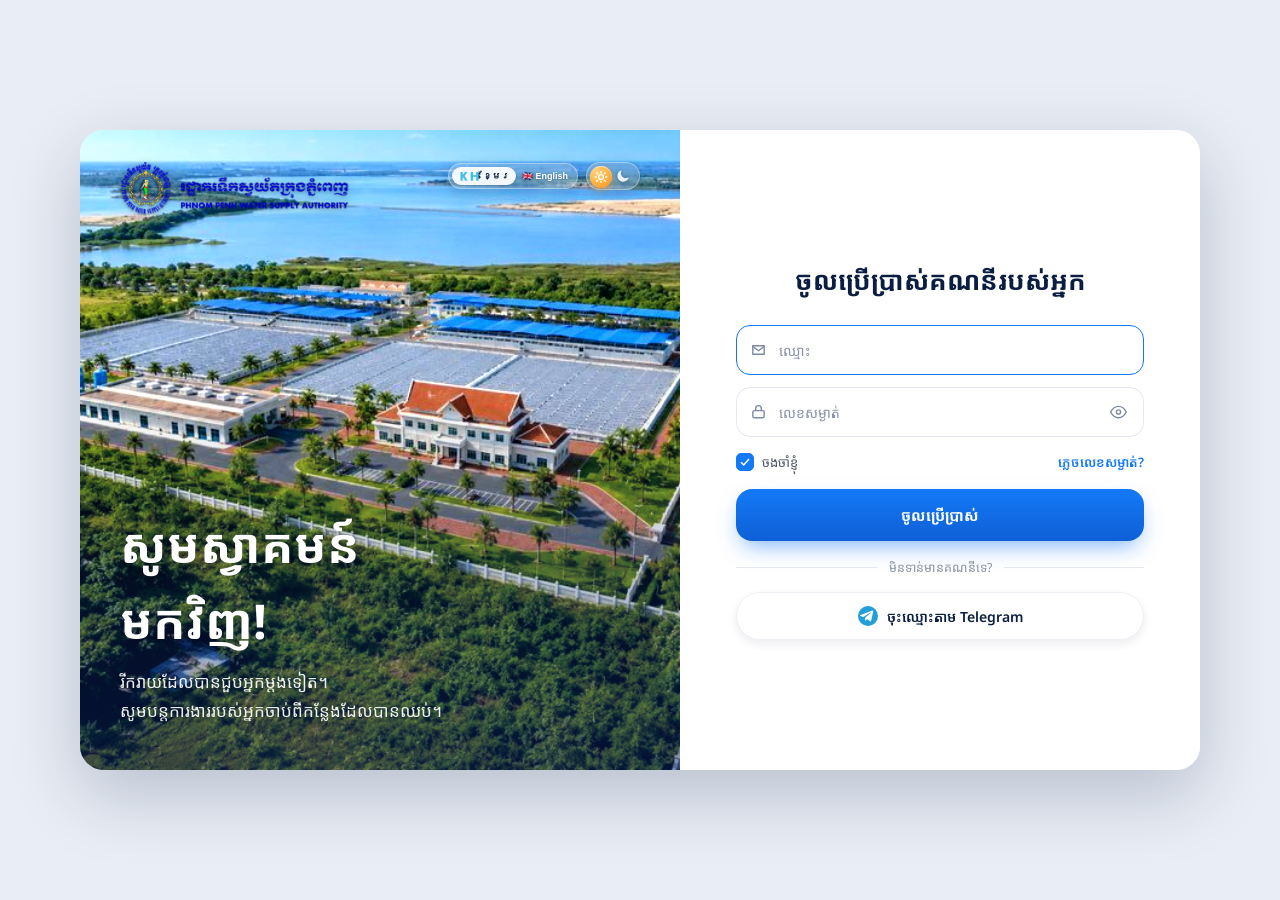
<file: index.html>
<!doctype html>
<html lang="km">
<head>
<meta charset="utf-8">
<meta name="viewport" content="width=device-width, initial-scale=1, viewport-fit=cover">
<title>PSMD-Digital</title>
<meta name="application-name" content="PSMD-Digital">
<meta name="apple-mobile-web-app-title" content="PSMD-Digital">
<meta name="apple-mobile-web-app-capable" content="yes">
<meta name="theme-color" content="#EAF1F3" media="(prefers-color-scheme: light)">
<meta name="theme-color" content="#0A1A22" media="(prefers-color-scheme: dark)">
<script>try{var m=localStorage.getItem("psmd_theme")||"auto";document.documentElement.dataset.theme=(m==="auto"?matchMedia("(prefers-color-scheme: dark)").matches:m==="dark")?"dark":"light"}catch(e){}</script>
<link rel="manifest" href="manifest.json">
<link rel="apple-touch-icon" href="icons/icon-180.png">
<link rel="preconnect" href="https://fonts.googleapis.com">
<link rel="preconnect" href="https://fonts.gstatic.com" crossorigin>
<link href="https://fonts.googleapis.com/css2?family=Kantumruy+Pro:wght@400;500;600;700&family=Moul&family=Noto+Sans+Khmer:wght@400;600;700&display=swap" rel="stylesheet">
<style>
:root{
  --deep:#06374A; --river:#0A5C7A; --ink:#0C2B38; --muted:#4F6B77;
  --bg:#EAF1F3; --surface:#FFFFFF; --line:#C9D9DF; --signal:#F4B400;
  --t1:#0A5C7A; --t2:#1B7F6B; --t3:#8A5A00;
  box-sizing:border-box;
  padding-top:env(safe-area-inset-top,0px);
  padding-bottom:env(safe-area-inset-bottom,0px);
}
:root[data-theme="dark"]{ --bg:#0A1A22; --surface:#10303D; --ink:#E6F1F5; --muted:#9DB8C4; --line:#1D4556; --t1:#7CCBE6; --t2:#7FD8C0; --t3:#F4C95A; }
*,*::before,*::after{box-sizing:inherit}
html,body{margin:0}
html{font-size:clamp(16px,14px + .35vw,19px)}
body{
  background:var(--bg); color:var(--ink);
  font-family:"Kantumruy Pro","Noto Sans Khmer",system-ui,-apple-system,"Segoe UI",sans-serif;
  line-height:1.7; min-height:100vh; min-height:100dvh;
  display:flex; flex-direction:column;
}
header.brand{
  display:flex; justify-content:center; flex:none;
  padding:clamp(18px,3vw,36px) 16px clamp(6px,1.5vw,16px);
}
.brand img{display:block; height:clamp(52px,8.5vw,96px); width:auto; max-width:100%}
/* Dark mode: swap to the light-text logo (transparent background) instead of putting the navy logo on a white box */
.brand .logo-dark{display:none}
:root[data-theme="dark"] .brand .logo-light{display:none}
:root[data-theme="dark"] .brand .logo-dark{display:block}
main{width:100%; max-width:640px; margin:0 auto; padding:6px 16px 32px; flex:1}
.lead{margin:0 4px 14px; color:var(--muted); font-size:.95rem}
ul{list-style:none; margin:0; padding:0; display:grid; gap:12px; grid-template-columns:1fr}
a.app{
  display:flex; align-items:center; gap:14px; text-decoration:none; color:inherit;
  background:var(--surface); border:1px solid var(--line); border-radius:14px; padding:14px;
  min-height:84px; transition:border-color .15s, box-shadow .15s;
}
a.app:active{transform:scale(.99)}
a.app:focus-visible{outline:3px solid var(--signal); outline-offset:2px}
a.app[aria-disabled="true"]{opacity:.55; pointer-events:none}
.ico{flex:none; width:60px; height:60px; border-radius:50%; display:block; filter:drop-shadow(0 2px 4px rgba(6,55,74,.28))}
.txt{flex:1; min-width:0}
.name{margin:0; font-weight:700; font-size:1.05rem}
.desc{margin:2px 0 0; font-size:.85rem; color:var(--muted)}
.go{flex:none; font-weight:600; font-size:.9rem; color:var(--river)}
:root[data-theme="dark"] .go{color:var(--t1)}
.install{
  display:none; width:100%; max-width:380px; margin:18px auto 0; padding:14px; border:0; border-radius:14px;
  background:var(--river); color:#fff; font:inherit; font-weight:700; font-size:1rem; cursor:pointer;
}
.install:focus-visible{outline:3px solid var(--signal); outline-offset:2px}
.hint{display:none; margin:16px 4px 0; font-size:.85rem; color:var(--muted)}
footer{width:100%; max-width:640px; margin:0 auto; padding:0 20px 28px; flex:none; font-size:.78rem; color:var(--muted)}
@media (hover:hover){
  a.app:hover{border-color:var(--river); box-shadow:0 4px 16px rgba(6,55,74,.14)}
}
/* Tablet / Computer: បង្ហាញជាកាតបញ្ឈរ ច្រើនជួរ ស្វ័យប្រវត្តិ */
@media (min-width:760px){
  main{max-width:1100px; padding:10px 24px 48px}
  footer{max-width:1100px; padding:0 28px 32px}
  .lead{margin:0 0 18px; font-size:1.05rem}
  ul{grid-template-columns:repeat(2,1fr); gap:18px}
  a.app{flex-direction:column; align-items:flex-start; gap:18px; padding:22px; min-height:200px}
  .ico{width:84px; height:84px}
  .txt{flex:1 1 auto; width:100%}
  .name{font-size:1.15rem}
  .desc{font-size:.92rem}
  .go{align-self:flex-end}
  .install{margin-left:0}
}
/* Computer: ៤ កម្មវិធីរៀបជាជួរតែមួយ */
@media (min-width:1000px){ul{grid-template-columns:repeat(4,1fr)}}
@media (prefers-reduced-motion:reduce){a.app:active{transform:none} a.app{transition:none}}

#hub{display:flex; flex-direction:column; flex:1}
[hidden]{display:none !important}
.userbar{display:flex; align-items:center; justify-content:space-between; gap:12px; margin:0 4px 12px; font-size:.9rem; color:var(--muted)}
.userbar button{font:inherit; font-weight:600; color:var(--river); background:none; border:1.5px solid var(--line); border-radius:999px; padding:6px 14px; cursor:pointer}
:root[data-theme="dark"] .userbar button{color:var(--t1)}
.userbar button:focus-visible{outline:3px solid var(--signal); outline-offset:2px}

/* =========================================================================
     Browser login screen — v4, ported directly from ppwsa-login__Now.html
     (the design master). Structure/measurements/colors match that file
     field-for-field: logo + theme pill sit overlaid ON the hero (not a
     separate header bar), the theme switch is the exact sliding pill+thumb
     design, and field icons are the file's own inline SVGs, not emoji.
     Namespaced under .login-* so nothing collides with the authenticated
     app's .card/.field/.button/.header classes used elsewhere.
     ========================================================================= */
  .login-page-bg{
    position:fixed; inset:0; z-index:500; overflow-y:auto; overflow-x:hidden;
    background:#e9edf5; transition:background-color .35s ease;
    -webkit-overflow-scrolling:touch; /* momentum scrolling on iOS Safari/WebView */
  }
  .login-page-bg.dark{ background:#0a0f1c; }
  .login-screen{
    /* Plain block centering (margin:auto) instead of flex — a flex parent's
       default align-items:stretch was silently capping this element's
       height to the viewport's height (its min-height:100dvh became a hard
       ceiling, not a floor), clipping any content taller than one screen
       and leaving .login-page-bg with nothing left to actually scroll.
       margin:auto has no such cross-axis stretching behavior: the element
       is simply free to grow as tall as its content needs.
       min-height:100dvh forces this to always reach the real screen
       height — the hero photo below is flex:1 (not a fixed height), so it's
       the one that stretches to soak up any leftover space and reach the
       bottom edge, instead of leaving a blank gap under the card. */
    /* min-height uses svh, not dvh, on purpose: dvh keeps recalculating as
       Telegram's/iOS's own chrome shows or hides, and WebKit has a known bug
       where the flex CONTAINER picks up that new (often larger) height but
       the flex-grow CHILD (.login-hero below) doesn't get re-laid-out to
       match — the container grows, the hero doesn't, and the extra space
       shows up as a gap instead of taller hero photo, throwing off the
       hero:card ratio. svh is the "small viewport height" — it's set once
       to the viewport's smallest possible size and never changes after
       that, so there's nothing for the hero to fall out of sync with. vh is
       kept first purely as a fallback for the rare browser without svh
       support; svh wins wherever it's available (effectively every current
       iPhone build). */
    width:100%; max-width:430px; margin:0 auto; min-height:100vh; min-height:100svh;
    min-height:var(--tg-vp-stable-height, 100svh);
    /* var(--lp-card-bg), not a literal #fff: this box's own height (from
       min-height:100svh above) can end up taller than hero+card actually
       need — e.g. on a very tall fullscreen viewport — and that leftover
       sliver shows this background directly, not the card's. A literal
       #fff ignored .login-screen.dark entirely, so that sliver stayed
       white even in dark mode (visible as a bright band between the dark
       card and the dark page behind it). Tying it to the same variable the
       card uses means it always matches, light or dark, however much
       leftover space there is. */
    background:var(--lp-card-bg);
    position:relative; box-shadow:0 0 60px rgba(0,0,0,.10);
    display:flex; flex-direction:column;
    font-family:"Inter","Noto Sans Khmer","Kantumruy Pro","Khmer OS System",-apple-system,sans-serif;
    --lp-blue:#1479f7; --lp-blue-dark:#0e5fd6; --lp-ink:#0b1e42; --lp-muted:#8a93a6;
    --lp-line:#e3e8f2; --lp-card-bg:#fff; --lp-field-bg:#fff; --lp-field-ic:#7c8aa3;
    --lp-remember:#4c5568; --lp-social-border:#eef1f6;
    transition:background-color .35s ease, box-shadow .35s ease;
  }
  .login-screen.dark{
    --lp-blue:#3f8cff; --lp-blue-dark:#2569d6; --lp-ink:#eef2fb; --lp-muted:#93a0bd;
    --lp-line:#26314a; --lp-card-bg:#121a2c; --lp-field-bg:#182238; --lp-field-ic:#93a0bd;
    --lp-remember:#c4cce2; --lp-social-border:#26314a;
    box-shadow:0 0 60px rgba(0,0,0,.45);
  }

  /* ---------- Hero (logo + theme/lang pills overlaid on top of it) ---------- */
  .login-hero{
    /* flex:1 (not a fixed height) so this grows to absorb whatever room is
       left over between the card's natural height and the real screen
       height — that leftover space used to show up as a blank gap (first
       under the card, then split top/bottom once centered); now the hero
       photo itself just gets taller and fills it. min-height keeps it from
       being crushed below its intended size on very short screens, where
       .login-page-bg scrolls the overflow instead. */
    /* No max-height here (there used to be one, capped at 52svh): it was
       meant as a defensive ceiling, but on an actually-tall fullscreen
       viewport the correct hero:card split needs MORE than 52% — the card
       is a fixed height and the hero is the only flexible one, so taller
       screens legitimately need a taller hero to reach the bottom edge.
       Capping it just left the extra space unfilled (the white/dark-
       mismatch gap reported after the fullscreen fix). Trust flex:1 with
       the svh-based min-height on .login-screen above to keep this
       correctly sized instead. */
    position:relative; flex:1 1 380px; min-height:380px; overflow:hidden;
  }
  .login-hero-sky{
    position:absolute; top:0; left:0; right:0; height:76px;
    background:linear-gradient(180deg, #d9edfb 0%, #a9d8f6 55%, #86c5f0 100%);
  }
  .login-hero-photo{ position:absolute; left:0; right:0; bottom:0; top:76px; overflow:hidden; }
  .login-hero-photo .slide{
    position:absolute; inset:0; background-size:cover; background-position:center 20%;
    filter:saturate(1.32) brightness(1.1) contrast(1.12); opacity:0; transition:opacity 1.4s ease;
  }
  .login-hero-photo .slide.is-active{ opacity:1; }
  .login-hero-tint{
    position:absolute; inset:0; mix-blend-mode:color;
    background:linear-gradient(180deg, rgba(120,185,245,.16) 0%, rgba(60,130,225,.1) 45%, rgba(40,110,215,.08) 100%);
  }
  .login-hero-shade{
    position:absolute; inset:0;
    background:linear-gradient(180deg, rgba(20,60,140,0) 42%, rgba(10,45,120,.32) 74%, rgba(8,35,105,.5) 100%);
  }
  .login-hero-inner{
    /* absolute+inset:0 instead of height:100% — .login-hero's height now
       comes from flex-grow (not a fixed px value), and percentage heights
       don't reliably resolve against a flex-grown ancestor in Safari/WebKit.
       That's what let "Welcome Back!" collapse to the top instead of
       staying pinned to the bottom via .login-hero-copy's margin-top:auto.
       absolute/inset:0 always matches the parent's real rendered height,
       same as -photo/-tint/-shade above, regardless of how that height
       was computed. */
    position:absolute; inset:0; z-index:2; display:flex; flex-direction:column;
    /* var(--tg-content-safe-top) is Telegram's OWN inset for its fullscreen
       close/minimize control, separate from and additional to the OS's
       env(safe-area-inset-top) — see the requestFullscreen()/
       syncTelegramInsets() block near the bottom of this file. Defaults to
       0px outside Telegram (or on older clients that don't report it), so
       this is a no-op there — the plain env() value still applies alone. */
    padding:calc(16px + env(safe-area-inset-top) + var(--tg-content-safe-top,0px)) 22px 0;
  }
  /* Logo and top controls share one row so the logo is always forced to
     leave room for the controls (flex layout), instead of the controls
     floating on top via position:absolute with no awareness of how wide
     the logo happened to render at a given screen size — that mismatch
     was the actual cause of the controls covering the org name at
     narrower widths. */
  .login-top-row{
    display:flex; align-items:flex-start; justify-content:space-between; gap:10px; flex-wrap:wrap; row-gap:8px;
  }
  .login-brand{ flex:1 1 140px; min-width:110px; }
  .login-brand img{
    display:block; width:auto; height:auto; max-width:100%; max-height:38px;
    object-fit:contain; object-position:left top;
    filter:drop-shadow(0 1px 4px rgba(0,0,0,.25));
  }
  .login-hero-copy{ margin-top:auto; padding-bottom:24px; }
  .login-hero-copy h1{
    font-size:32px; line-height:1.6; font-weight:700; color:#fff; margin:0 0 8px;
    text-shadow:0 2px 10px rgba(0,0,0,.25);
  }
  .login-hero-copy p{
    font-size:13px; line-height:1.7; color:rgba(255,255,255,.92); margin:0;
    text-shadow:0 1px 6px rgba(0,0,0,.25);
  }

  /* ---------- Top-right: theme pill (exact port) + lang pill beside it ----------
     The design master only has the theme pill (no language switch exists in
     it at all — this app needs one, so it's added using the same glass-pill
     visual language, placed to its left rather than invented as a foreign
     element). Sits in the flex row above — never absolutely positioned —
     and never shrinks, so it keeps a legible, tappable size at any width;
     the logo is what gives way instead. */
  .login-top-controls{
    flex:0 0 auto; z-index:5; display:flex; align-items:center; gap:8px;
  }
  @media (max-width:360px){
    /* Very narrow phones: trim the controls' own footprint a bit further
       so the logo still gets a reasonable share of the row. */
    .login-top-controls{ gap:5px; }
    .login-lang-pill button{ padding:5px 6px; font-size:9.5px; }
    .login-theme-switch{ width:52px; height:28px; }
    .login-theme-switch .thumb{ width:22px; height:22px; }
    .login-screen.dark .login-theme-switch .thumb{ transform:translateX(24px); }
  }
  .login-lang-pill{
    display:flex; align-items:center; background:rgba(255,255,255,.18);
    border:1px solid rgba(255,255,255,.35); border-radius:999px; padding:3px;
    box-shadow:0 4px 14px rgba(10,20,50,.18); backdrop-filter:blur(14px); -webkit-backdrop-filter:blur(14px);
  }
  .login-screen.dark .login-lang-pill{
    background:rgba(10,15,30,.32); border-color:rgba(255,255,255,.12);
    box-shadow:0 4px 14px rgba(0,0,0,.35);
  }
  .login-lang-pill button{
    border:none; background:transparent; padding:4px 6px; border-radius:999px; font-size:9px;
    font-weight:700; color:#fff; cursor:pointer; white-space:nowrap; -webkit-tap-highlight-color:transparent;
    text-shadow:0 1px 3px rgba(0,0,0,.35);
  }
  .login-screen.dark .login-lang-pill button{ color:#dbe2f3; }
  .login-lang-pill button.active{ background:rgba(255,255,255,.92); color:var(--lp-ink); box-shadow:0 1px 3px rgba(10,20,50,.2); text-shadow:none; }
  .login-screen.dark .login-lang-pill button.active{ background:rgba(32,48,79,.92); color:#eef2fb; }

  /* Theme switch — ported field-for-field from ppwsa-login__Now.html: a
     60x32 pill, two faint static sun/moon glyphs in the track, and a 26px
     circular thumb that slides + crossfades its own sun/moon icon. Track
     is transparent glass; only the thumb itself stays solid (it's the
     indicator, not the housing). */
  .login-theme-switch{
    position:relative; width:54px; height:28px; padding:0; border:1px solid rgba(255,255,255,.35);
    border-radius:999px; cursor:pointer; -webkit-tap-highlight-color:transparent;
    background:rgba(255,255,255,.18);
    box-shadow:0 4px 14px rgba(10,20,50,.18);
    backdrop-filter:blur(14px); -webkit-backdrop-filter:blur(14px);
    transition:background .4s ease, box-shadow .4s ease; flex-shrink:0;
  }
  .login-screen.dark .login-theme-switch{
    background:rgba(10,15,30,.32); border-color:rgba(255,255,255,.12);
    box-shadow:0 4px 14px rgba(0,0,0,.35);
  }
  .login-theme-switch .track-icon{
    position:absolute; top:50%; transform:translateY(-50%); width:16px; height:16px;
    display:flex; align-items:center; justify-content:center; color:#aab2c5; transition:color .4s ease, opacity .4s ease;
    filter:drop-shadow(0 1px 2px rgba(0,0,0,.4));
  }
  .login-theme-switch .track-icon.sun{ left:8px; opacity:0; color:#fff; }
  .login-theme-switch .track-icon.moon{ right:8px; color:#fff; opacity:.85; }
  .login-screen.dark .login-theme-switch .track-icon.sun{ opacity:.85; color:#fff; }
  .login-screen.dark .login-theme-switch .track-icon.moon{ opacity:0; }
  .login-theme-switch .thumb{
    position:absolute; top:3px; left:3px; width:22px; height:22px; border-radius:50%;
    display:flex; align-items:center; justify-content:center;
    background:radial-gradient(circle at 32% 28%, #ffd27a 0%, #ffb648 45%, #f78d1e 100%);
    box-shadow:0 2px 6px rgba(230,140,20,.55), inset 0 1px 1px rgba(255,255,255,.6);
    transform:translateX(0); transition:transform .4s cubic-bezier(.4,0,.2,1), background .4s ease, box-shadow .4s ease;
  }
  .login-screen.dark .login-theme-switch .thumb{
    transform:translateX(26px);
    background:radial-gradient(circle at 32% 28%, #4a5a82 0%, #2a3654 45%, #161e33 100%);
    box-shadow:0 2px 6px rgba(0,0,0,.6), inset 0 1px 1px rgba(255,255,255,.12);
  }
  .login-theme-switch .thumb svg{ width:14px; height:14px; position:absolute; transition:opacity .25s ease, transform .35s ease; }
  .login-theme-switch .thumb .icon-sun{ color:#fff; opacity:1; transform:rotate(0deg) scale(1); }
  .login-theme-switch .thumb .icon-moon{ color:#dbe3ff; opacity:0; transform:rotate(-60deg) scale(.5); }
  .login-screen.dark .login-theme-switch .thumb .icon-sun{ opacity:0; transform:rotate(60deg) scale(.5); }
  .login-screen.dark .login-theme-switch .thumb .icon-moon{ opacity:1; transform:rotate(0deg) scale(1); }

  /* ---------- Card ---------- */
  .login-card{
    /* flex:0 0 auto (not flex:1) — the card should size to its own content,
       not stretch to fill leftover viewport height. .login-hero above is
       the one flex item meant to absorb leftover space (see its comment).
       With both set to flex:1, tall viewports (like the installed iPhone
       home-screen app, which has no browser chrome eating into the height)
       split the leftover space between hero AND card, leaving a blank gap
       under the "Sign up with Telegram" button instead of the hero photo
       filling that space. Letting only the hero grow removes that gap and
       matches the reference sizing. */
    position:relative; z-index:2; margin-top:-22px; background:var(--lp-card-bg);
    border-radius:26px 26px 0 0;
    /* Same reasoning as .login-hero-inner above: add Telegram's own bottom
       fullscreen inset (if any) on top of the OS safe area, defaulting to
       0px so nothing changes outside Telegram. */
    padding:24px 20px calc(20px + env(safe-area-inset-bottom) + var(--tg-content-safe-bottom,0px));
    flex:0 0 auto; display:flex; flex-direction:column; transition:background-color .35s ease;
  }
  .login-card h2{ text-align:center; font-size:22px; line-height:1.6; font-weight:700; margin:0 0 18px; color:var(--lp-ink); transition:color .35s ease; }
  .login-field{ position:relative; margin-bottom:12px; }
  .login-field input{
    width:100%; height:50px; padding:0 42px; border:1.5px solid var(--lp-line); border-radius:14px;
    font-size:14px; font-family:inherit; color:var(--lp-ink); background:var(--lp-field-bg); outline:none;
    transition:border-color .15s, background-color .35s ease, color .35s ease; box-sizing:border-box;
  }
  .login-field input::placeholder{ color:var(--lp-muted); }
  .login-field input:focus{ border-color:var(--lp-blue); }
  .login-field .ic{ position:absolute; left:14px; top:50%; transform:translateY(-50%); color:var(--lp-field-ic); pointer-events:none; display:flex; transition:color .35s ease; }
  .login-field .ic svg{ width:17px; height:17px; }
  .login-field .eye{ position:absolute; right:12px; top:50%; transform:translateY(-50%); background:none; border:none; padding:5px; cursor:pointer; color:var(--lp-field-ic); display:flex; transition:color .35s ease; }
  .login-field .eye svg{ width:17px; height:17px; }

  .login-row-between{ display:flex; align-items:center; justify-content:space-between; margin:2px 0 16px; font-size:13px; }
  .login-remember{ display:flex; align-items:center; gap:8px; color:var(--lp-remember); cursor:pointer; user-select:none; transition:color .35s ease; }
  .login-remember input{ display:none; }
  .login-remember .box{
    width:18px; height:18px; border-radius:5px; border:1.5px solid var(--lp-line); background:var(--lp-field-bg);
    display:flex; align-items:center; justify-content:center; flex-shrink:0; transition:background .2s, border-color .2s;
  }
  .login-remember .box svg{ opacity:0; transition:opacity .15s; width:12px; height:12px; }
  .login-remember input:checked + .box{ background:var(--lp-blue); border-color:var(--lp-blue); }
  .login-remember input:checked + .box svg{ opacity:1; }
  .login-row-between a{ color:var(--lp-blue); text-decoration:none; font-weight:600; }

  .login-btn{
    width:100%; height:52px; border:none; border-radius:16px; font-family:inherit; font-size:15px; font-weight:700;
    color:#fff; cursor:pointer; background:linear-gradient(180deg, var(--lp-blue) 0%, var(--lp-blue-dark) 100%);
    box-shadow:0 10px 22px -6px rgba(14,114,246,.55);
  }
  .login-btn:active{ transform:translateY(1px); }

  .login-divider{ display:flex; align-items:center; gap:12px; margin:16px 0 14px; color:var(--lp-muted); font-size:12.5px; transition:color .35s ease; }
  .login-divider::before, .login-divider::after{ content:""; flex:1; height:1px; background:var(--lp-line); }

  .login-telegram-btn{
    width:100%; height:48px; border-radius:999px; border:1px solid var(--lp-social-border); background:var(--lp-field-bg);
    display:flex; align-items:center; justify-content:center; gap:9px; font-size:14px; font-weight:600;
    color:var(--lp-ink); cursor:pointer; font-family:inherit; box-shadow:0 4px 10px rgba(20,30,60,.08);
    transition:background-color .35s ease, border-color .35s ease, color .35s ease;
    text-decoration:none; box-sizing:border-box;
  }

  @media (max-width:340px){
    .login-hero-copy h1{ font-size:27px; }
    .login-card h2{ font-size:19px; }
  }

  /* ---------- First-time sign-in: preview card + OTP form (inside .login-card) ---------- */
  .login-screen{ --text-dim:var(--lp-muted); --border:var(--lp-line); --red:#e5484d; --blue:var(--lp-blue); }
  .login-card .kh-card{
    display:flex; flex-direction:column; align-items:center; text-align:center; gap:4px;
    padding:18px 14px; margin-bottom:14px; border-radius:18px; border:1.5px solid var(--lp-line);
    background:var(--lp-field-bg);
  }
  .login-card .av-circle{
    width:64px; height:64px; border-radius:50%; display:grid; place-items:center; color:#fff; margin-bottom:6px;
    background:radial-gradient(circle at 30% 25%,#6fc3ff,#1479f7 70%); box-shadow:0 4px 12px rgba(20,121,247,.4);
  }
  .login-card .av-circle svg{ width:36px; height:36px; }
  .login-card .knm{ font-size:18px; font-weight:700; color:var(--lp-ink); }
  .login-card .rl{ font-size:13px; color:var(--lp-blue); font-weight:600; }
  .login-card .info-card{
    border:1.5px solid var(--lp-line); border-radius:16px; background:var(--lp-field-bg); overflow:hidden;
  }
  .login-card .info-row{
    display:flex; justify-content:space-between; align-items:baseline; gap:14px; padding:10px 14px;
    border-bottom:1px solid var(--lp-line); font-size:13.5px;
  }
  .login-card .info-row:last-child{ border-bottom:0; }
  .login-card .info-row .lbl{ color:var(--lp-muted); flex:none; }
  .login-card .info-row .val{ color:var(--lp-ink); font-weight:600; text-align:right; min-width:0; overflow-wrap:anywhere; }
  .login-card .save-btn{
    display:block; width:100%; height:52px; border:none; border-radius:16px; font-family:inherit; font-size:15px;
    font-weight:700; color:#fff; cursor:pointer; margin-top:12px;
    background:linear-gradient(180deg, var(--lp-blue) 0%, var(--lp-blue-dark) 100%);
    box-shadow:0 10px 22px -6px rgba(14,114,246,.55);
  }
  .login-card .save-btn:disabled{ opacity:.6; cursor:default; }
  .login-card .save-btn:active{ transform:translateY(1px); }
  .login-card .field{ margin-bottom:12px; }
  .login-card .field label{ display:block; font-size:12.5px; font-weight:600; color:var(--lp-remember); margin:0 0 6px 2px; }
  .login-card .field input{
    width:100%; height:50px; padding:0 14px; border:1.5px solid var(--lp-line); border-radius:14px; font-size:15px;
    font-family:inherit; color:var(--lp-ink); background:var(--lp-field-bg); outline:none; box-sizing:border-box;
  }
  .login-card .field input:focus{ border-color:var(--lp-blue); }
  .login-card .pwd-wrap{ position:relative; }
  .login-card .pwd-wrap input{ padding-right:44px; }
  .login-card .pwd-eye{
    position:absolute; right:10px; top:50%; transform:translateY(-50%); background:none; border:none; padding:5px;
    cursor:pointer; color:var(--lp-field-ic); display:flex;
  }
  .login-card .pwd-eye svg{ width:19px; height:19px; }
  .login-card .ot-title{ text-align:center; font-size:12.5px; color:var(--lp-muted); margin:-8px 0 16px; line-height:1.6; }


/* ===== Login: ទំហំ Auto (Phone → Tablet → Computer) ===== */
@media (max-height:520px) and (max-width:959px){      /* Phone ដាក់ផ្តេក */
  .login-hero{flex-basis:220px; min-height:220px}
  .login-hero-copy{display:none}
}
@media (min-width:600px){                              /* Tablet */
  .login-screen{max-width:560px}
  .login-hero{min-height:360px}
  .login-brand img{max-height:46px}
  .login-hero-copy h1{font-size:38px}
  .login-hero-copy p{font-size:15px}
  .login-hero-inner{padding-left:32px; padding-right:32px}
  .login-card{padding:30px 40px calc(28px + env(safe-area-inset-bottom))}
  .login-card h2{font-size:24px}
}
@media (min-width:960px){                              /* Computer: ពីរផ្នែក រូបនៅឆ្វេង Form នៅស្តាំ */
  .login-page-bg{display:flex; padding:32px}
  .login-screen{
    flex-direction:row; max-width:1120px; margin:auto; min-height:640px;
    border-radius:24px; overflow:hidden; box-shadow:0 24px 70px rgba(10,30,70,.22);
  }
  .login-hero{flex:1 1 auto; min-height:640px}
  .login-hero-sky{display:none}
  .login-hero-photo{top:0}
  .login-hero-inner{padding:32px 40px 0}
  .login-brand img{max-height:54px}
  .login-hero-copy{padding-bottom:44px}
  .login-hero-copy h1{font-size:48px}
  .login-hero-copy p{font-size:17px}
  .login-card{flex:0 0 480px; margin-top:0; border-radius:0; justify-content:center; padding:48px}
  .login-card h2{font-size:26px; margin-bottom:24px}
}
@media (min-width:1280px){ .login-card{flex-basis:520px; padding:56px} }

/* =========================================================================
   HUB — 3D Glassmorphism theme
   Scoped under #hub so it overrides the base hub rules above without
   touching the login screen. Markup/IDs/JS hooks are unchanged.
   ========================================================================= */
#hub{
  --g-card:rgba(255,255,255,.46); --g-card-hi:rgba(255,255,255,.72);
  --g-edge:rgba(255,255,255,.85); --g-cyan:rgba(96,206,255,.9);
  --g-shadow:0 18px 40px -14px rgba(32,96,180,.32), 0 4px 10px rgba(32,96,180,.10);
  position:relative; overflow:hidden; overflow:clip; isolation:isolate;
  background:
    radial-gradient(2px 2px at 14% 28%, rgba(255,255,255,.95), transparent 60%),
    radial-gradient(2px 2px at 83% 18%, rgba(255,255,255,.95), transparent 60%),
    radial-gradient(3px 3px at 62% 64%, rgba(255,255,255,.9), transparent 60%),
    radial-gradient(2px 2px at 9% 72%, rgba(255,255,255,.9), transparent 60%),
    radial-gradient(2px 2px at 92% 58%, rgba(255,255,255,.9), transparent 60%),
    radial-gradient(1100px 560px at 10% -8%, rgba(255,255,255,.95), transparent 62%),
    radial-gradient(900px 520px at 92% 108%, rgba(176,218,255,.85), transparent 60%),
    linear-gradient(160deg,#E9F4FF 0%,#D5E8FB 48%,#E4F1FC 100%);
}
:root[data-theme="dark"] #hub{
  --g-card:rgba(16,52,70,.50); --g-card-hi:rgba(60,130,170,.30);
  --g-edge:rgba(160,220,255,.28); --g-cyan:rgba(110,210,255,.75);
  --g-shadow:0 18px 40px -14px rgba(0,0,0,.6), 0 4px 10px rgba(0,0,0,.25);
  background:
    radial-gradient(2px 2px at 14% 28%, rgba(180,230,255,.7), transparent 60%),
    radial-gradient(2px 2px at 83% 18%, rgba(180,230,255,.7), transparent 60%),
    radial-gradient(3px 3px at 62% 64%, rgba(180,230,255,.6), transparent 60%),
    radial-gradient(1000px 520px at 12% -8%, rgba(40,110,150,.45), transparent 62%),
    radial-gradient(900px 520px at 92% 108%, rgba(20,80,130,.5), transparent 60%),
    linear-gradient(160deg,#0A1A22 0%,#0B2431 55%,#0A1A22 100%);
}
/* Decorative glass shards (top-left / bottom-right) */
#hub::before,#hub::after{
  content:""; position:absolute; z-index:-1; pointer-events:none;
  background:linear-gradient(135deg,rgba(255,255,255,.8),rgba(190,225,255,.32) 60%,rgba(255,255,255,.12));
  border:1px solid rgba(255,255,255,.85); border-radius:18px;
  box-shadow:0 14px 40px rgba(60,130,220,.18), inset 0 0 30px rgba(255,255,255,.6);
  -webkit-backdrop-filter:blur(6px); backdrop-filter:blur(6px);
}
#hub::before{top:-70px; left:-80px; width:200px; height:170px; transform:rotate(-24deg)}
#hub::after{bottom:-90px; right:-70px; width:240px; height:190px; transform:rotate(16deg)}
:root[data-theme="dark"] #hub::before,:root[data-theme="dark"] #hub::after{opacity:.18}
#hub header.brand,#hub main,#hub footer{position:relative; z-index:1}

/* Header: logo left on tablet/desktop, centered on phone */
#hub header.brand{animation:g-fade .7s ease both}
@media (min-width:760px){
  #hub header.brand{justify-content:flex-start; max-width:1100px; width:100%; margin:0 auto; padding:30px 24px 4px}
  #hub .userbar{display:contents}
  #hub #who{display:block; margin:6px 0 4px; font-size:1.05rem; font-weight:600; color:var(--ink); animation:g-fade .7s .1s ease both}
  #hub .lead{animation:g-fade .7s .15s ease both}
  #hub .ub-actions{position:absolute; z-index:2; top:38px; right:max(24px, calc((100% - 1100px)/2 + 24px))}
}
#hub #who{font-weight:600; color:var(--ink)}

/* Logout: glass pill */
#hub .userbar button{
  display:inline-flex; align-items:center; gap:10px; padding:7px 16px 7px 8px; min-height:44px;
  color:var(--ink); border:1px solid var(--g-edge);
  background:linear-gradient(180deg,var(--g-card-hi),var(--g-card));
  -webkit-backdrop-filter:blur(14px) saturate(1.4); backdrop-filter:blur(14px) saturate(1.4);
  box-shadow:var(--g-shadow), inset 0 1px 0 rgba(255,255,255,.9);
  transition:transform .2s ease, box-shadow .2s ease;
}
#hub .userbar button .av{width:30px; height:30px; flex:none; border-radius:50%; display:grid; place-items:center; color:#fff;
  background:radial-gradient(circle at 30% 25%,#6fc3ff,#1479f7 70%); box-shadow:0 2px 6px rgba(20,121,247,.5), inset 0 1px 1px rgba(255,255,255,.6)}
#hub .userbar button .av svg{width:18px; height:18px}
#hub .userbar button .chev{width:16px; height:16px; color:var(--river)}
:root[data-theme="dark"] #hub .userbar button .chev{color:var(--t1)}
#hub .userbar button:active{transform:translateY(1px) scale(.98)}
@media (hover:hover){ #hub .userbar button:hover{transform:translateY(-2px); box-shadow:0 16px 28px -10px rgba(32,96,180,.45), inset 0 1px 0 rgba(255,255,255,.9)} }

/* Cards */
#hub ul{perspective:1200px}
#hub ul li{
  display:flex; animation:g-rise .75s cubic-bezier(.2,.8,.2,1) backwards;
  transform:perspective(900px) rotateX(var(--rx,0deg)) rotateY(var(--ry,0deg)) translateY(var(--lift,0px));
  transition:transform .18s ease-out; will-change:transform;
}
#hub ul li:nth-child(1){animation-delay:.15s} #hub ul li:nth-child(2){animation-delay:.28s}
#hub ul li:nth-child(3){animation-delay:.41s} #hub ul li:nth-child(4){animation-delay:.54s}
@media (hover:hover){ #hub ul li:hover{--lift:-6px} }
#hub a.app{
  position:relative; flex:1; cursor:pointer; gap:14px;
  background:linear-gradient(160deg,var(--g-card-hi),var(--g-card) 55%);
  border:1px solid var(--g-edge); border-radius:22px;
  -webkit-backdrop-filter:blur(18px) saturate(1.5); backdrop-filter:blur(18px) saturate(1.5);
  box-shadow:var(--g-shadow), inset 0 1px 0 rgba(255,255,255,.95), inset 0 -10px 24px rgba(120,190,255,.14);
  transition:box-shadow .25s ease, border-color .25s ease;
}
/* Cyan light running along the card edge */
#hub a.app::before{
  content:""; position:absolute; inset:0; border-radius:inherit; padding:1.5px; pointer-events:none;
  background:linear-gradient(120deg,rgba(255,255,255,.9),var(--g-cyan) 28%,rgba(255,255,255,.15) 52%,var(--g-cyan) 78%,rgba(255,255,255,.9));
  background-size:260% 260%; animation:g-sheen 7s linear infinite; opacity:.75;
  -webkit-mask:linear-gradient(#000 0 0) content-box,linear-gradient(#000 0 0); -webkit-mask-composite:xor;
  mask:linear-gradient(#000 0 0) content-box exclude,linear-gradient(#000 0 0);
}
/* Soft glare that follows the pointer */
#hub a.app::after{
  content:""; position:absolute; inset:0; border-radius:inherit; pointer-events:none; opacity:0; transition:opacity .25s ease;
  background:radial-gradient(circle at var(--mx,50%) var(--my,0%),rgba(255,255,255,.6),transparent 55%);
}
@media (hover:hover){
  #hub a.app:hover{border-color:var(--g-cyan); box-shadow:0 26px 46px -16px rgba(20,110,230,.45), 0 0 0 1px rgba(110,210,255,.35), inset 0 1px 0 rgba(255,255,255,.95)}
  #hub ul li:hover a.app::after{opacity:.7}
}
#hub a.app[aria-disabled="true"]{opacity:.93; cursor:default; pointer-events:none}
#hub a.app:focus-visible{outline:3px solid var(--signal); outline-offset:3px}
#hub .ico{
  width:76px; height:76px; border-radius:0; object-fit:contain; flex:none;
  filter:drop-shadow(0 10px 12px rgba(20,90,200,.35)); animation:g-float 5.5s ease-in-out infinite;
}
#hub ul li:nth-child(2) .ico{animation-delay:-1.4s} #hub ul li:nth-child(3) .ico{animation-delay:-2.8s} #hub ul li:nth-child(4) .ico{animation-delay:-4.1s}
#hub .name{color:var(--ink); line-height:1.65}
#hub .desc{color:var(--muted); font-weight:600; letter-spacing:0}

/* Status pill */
#hub .go{
  display:inline-flex; align-items:center; gap:8px; padding:5px 14px; font-size:.82rem; font-weight:600; color:var(--ink);
  border-radius:999px; border:1px solid var(--g-edge); background:rgba(255,255,255,.55);
  box-shadow:0 4px 10px rgba(32,96,180,.12), inset 0 1px 0 rgba(255,255,255,.9); white-space:nowrap;
}
:root[data-theme="dark"] #hub .go{background:rgba(255,255,255,.08)}
#hub .go::before{
  content:""; width:9px; height:9px; border-radius:50%; flex:none; background:#8CA3B5;
  box-shadow:0 0 0 0 rgba(140,163,181,.55); animation:g-pulse 2.8s ease-out infinite;
}
#hub .go.is-ready::before{background:#22C55E; box-shadow:0 0 0 0 rgba(34,197,94,.55); animation-name:g-pulse-g; animation-duration:2s}

/* Phone: icon left, title above status pill, nothing squeezed */
@media (max-width:759px){
  #hub a.app{display:grid; grid-template-columns:76px 1fr; column-gap:14px; row-gap:6px; align-items:center}
  #hub .ico{grid-row:1 / span 2}
  #hub .txt{grid-column:2}
  #hub .go{grid-column:2; justify-self:start}
}
#hub .userbar button{white-space:nowrap}

/* Tablet / desktop card layout */
@media (min-width:760px){
  #hub ul li{min-width:0}
  #hub a.app{flex-direction:column; align-items:flex-start; gap:12px; padding:24px 22px 22px; min-height:290px}
  #hub .ico{width:124px; height:124px; margin:-4px 0 4px -2px}
  #hub .go{align-self:flex-start; margin-top:auto}
}
@media (min-width:1000px){ #hub .ico{width:132px; height:132px} }

/* Main action button: glossy teal-blue 3D */
#hub .install{
  max-width:460px; margin:26px auto 0; min-height:56px; padding:14px 28px; color:#fff; letter-spacing:0;
  border:1px solid rgba(255,255,255,.55); border-radius:999px; text-shadow:0 1px 2px rgba(0,40,70,.45);
  background:linear-gradient(180deg,#3FC0D6 0%,#14869F 46%,#0A6280 54%,#0E7794 100%);
  box-shadow:0 14px 26px -8px rgba(10,92,122,.65), 0 2px 0 rgba(255,255,255,.35) inset, inset 0 -4px 8px rgba(0,40,70,.35);
  transition:transform .2s ease, box-shadow .2s ease, filter .2s ease;
}
@media (hover:hover){ #hub .install:hover{transform:translateY(-3px); filter:brightness(1.07); box-shadow:0 20px 32px -8px rgba(10,92,122,.7), 0 2px 0 rgba(255,255,255,.4) inset, inset 0 -4px 8px rgba(0,40,70,.35)} }
#hub .install:active{transform:translateY(1px) scale(.99); filter:brightness(.97)}
#hub .hint{text-align:center}
#hub footer{text-align:center; color:var(--muted)}

@keyframes g-rise{from{opacity:0; transform:perspective(900px) translateY(28px) scale(.96)}}
@keyframes g-fade{from{opacity:0; transform:translateY(-8px)}}
@keyframes g-float{0%,100%{transform:translateY(0)} 50%{transform:translateY(-9px)}}
@keyframes g-sheen{0%{background-position:0% 50%} 100%{background-position:260% 50%}}
@keyframes g-pulse{0%{box-shadow:0 0 0 0 rgba(140,163,181,.5)} 70%,100%{box-shadow:0 0 0 8px rgba(140,163,181,0)}}
@keyframes g-pulse-g{0%{box-shadow:0 0 0 0 rgba(34,197,94,.55)} 70%,100%{box-shadow:0 0 0 8px rgba(34,197,94,0)}}
@media (prefers-reduced-motion:reduce){
  #hub *,#hub *::before,#hub *::after{animation:none !important; transition:none !important}
  #hub ul li{transform:none !important}
}

/* ===== Bell + Notification Center ===== */
#hub .ub-actions{display:flex; align-items:center; gap:10px}
#hub .userbar button.bell{position:relative; width:44px; padding:0; justify-content:center; gap:0}
#hub .userbar button.bell svg{width:22px; height:22px; color:var(--river)}
:root[data-theme="dark"] #hub .userbar button.bell svg{color:var(--t1)}
.bell-badge{
  position:absolute; top:-5px; right:-5px; min-width:20px; height:20px; padding:0 5px; border-radius:999px;
  display:grid; place-items:center; font-size:11px; font-weight:700; line-height:1; color:#fff; background:#E5484D;
  border:2px solid var(--bg); box-sizing:border-box;
}
.bell-backdrop{position:fixed; inset:0; z-index:40; background:rgba(8,30,44,.28)}
.bell-panel{
  position:fixed; z-index:41; display:flex; flex-direction:column; overflow:hidden;
  top:calc(env(safe-area-inset-top,0px) + 70px); left:12px; right:12px; max-height:calc(100vh - 90px); max-height:calc(100dvh - 90px);
  background:var(--surface); color:var(--ink); border:1px solid var(--line); border-radius:20px;
  box-shadow:0 24px 60px -12px rgba(6,40,60,.45);
}
.bell-head{display:flex; align-items:center; gap:8px; padding:14px 14px 8px 18px}
.bell-head h2{margin:0; flex:1; font-size:1.05rem; font-weight:700}
.bell-head button{font:inherit; cursor:pointer; border:1px solid var(--line); background:transparent; color:var(--river); border-radius:999px; padding:5px 12px; font-size:.82rem; font-weight:600; min-height:34px}
:root[data-theme="dark"] .bell-head button{color:var(--t1)}
.bell-head button:disabled{opacity:.45; cursor:default}
.bell-head #bellClose{width:34px; padding:0; color:var(--muted)}
.bell-tabs{display:flex; gap:6px; padding:0 14px 10px 18px}
.bell-tabs button{font:inherit; cursor:pointer; border:0; background:transparent; color:var(--muted); border-radius:999px; padding:5px 12px; font-size:.82rem; font-weight:600}
.bell-tabs button.active{background:var(--river); color:#fff}
.bell-list{overflow-y:auto; -webkit-overflow-scrolling:touch; border-top:1px solid var(--line); min-height:90px}
.bell-item{
  display:flex; gap:12px; align-items:flex-start; width:100%; text-align:left; font:inherit; color:inherit; cursor:pointer;
  background:transparent; border:0; border-bottom:1px solid var(--line); padding:12px 16px 12px 18px;
}
.bell-item:last-child{border-bottom:0}
.bell-item.unread{background:rgba(10,92,122,.08)}
:root[data-theme="dark"] .bell-item.unread{background:rgba(124,203,230,.10)}
.bell-item:focus-visible,.bell-head button:focus-visible,.bell-tabs button:focus-visible{outline:3px solid var(--signal); outline-offset:-3px}
.bell-ic{flex:none; width:40px; height:40px; object-fit:contain; display:grid; place-items:center; font-size:22px}
.bell-tx{flex:1; min-width:0}
.bell-tt{display:block; font-weight:700; font-size:.92rem; line-height:1.5; overflow-wrap:anywhere}
.bell-bd{display:-webkit-box; -webkit-line-clamp:3; -webkit-box-orient:vertical; overflow:hidden; font-size:.84rem; color:var(--muted); line-height:1.55; overflow-wrap:anywhere}
.bell-tm{display:block; margin-top:3px; font-size:.75rem; color:var(--muted)}
.bell-dot{flex:none; width:10px; height:10px; margin-top:8px; border-radius:50%; background:#E5484D}
.bell-empty{padding:34px 18px; text-align:center; color:var(--muted); font-size:.9rem}
.bell-empty button{margin-top:10px; font:inherit; cursor:pointer; border:1px solid var(--line); background:transparent; color:var(--river); border-radius:999px; padding:6px 16px; font-weight:600}
@media (min-width:760px){
  .bell-panel{left:auto; right:max(24px, calc((100vw - 1100px)/2 + 24px)); top:96px; width:400px; max-height:min(560px, calc(100vh - 120px)); max-height:min(560px, calc(100dvh - 120px))}
  .bell-backdrop{background:transparent}
}
</style>
</head>
<body>
<div id="content"></div>
<div id="hub" hidden>
<header class="brand">
  <img class="logo-light" src="icons/logo-ppwsa.png" width="542" height="134" alt="រដ្ឋាករទឹកស្វយ័តក្រុងភ្នំពេញ - Phnom Penh Water Supply Authority">
  <img class="logo-dark" src="icons/logo-ppwsa-dark.png" width="542" height="134" alt="រដ្ឋាករទឹកស្វយ័តក្រុងភ្នំពេញ - Phnom Penh Water Supply Authority">
</header>

<main>
  <div class="userbar"><span id="who"></span><div class="ub-actions"><button type="button" class="bell" id="bellBtn" aria-label="ការជូនដំណឹង" aria-haspopup="dialog" aria-expanded="false" hidden><svg viewBox="0 0 24 24" fill="none" stroke="currentColor" stroke-width="2" stroke-linecap="round" stroke-linejoin="round" aria-hidden="true"><path d="M6 8a6 6 0 0 1 12 0c0 7 3 9 3 9H3s3-2 3-9"/><path d="M10.3 21a1.94 1.94 0 0 0 3.4 0"/></svg><span class="bell-badge" id="bellBadge" hidden></span></button><button type="button" id="logoutBtn"><span class="av" aria-hidden="true"><svg viewBox="0 0 24 24" fill="currentColor"><path d="M12 12a5 5 0 1 0 0-10 5 5 0 0 0 0 10Zm0 2c-5 0-9 2.7-9 7v1h18v-1c0-4.3-4-7-9-7Z"/></svg></span><span>ចាកចេញ</span><svg class="chev" aria-hidden="true" viewBox="0 0 24 24" fill="none" stroke="currentColor" stroke-width="2.5" stroke-linecap="round" stroke-linejoin="round"><path d="m9 6 6 6-6 6"/></svg></button></div></div>
  <p class="lead">ជ្រើសរើសកម្មវិធីដើម្បីចាប់ផ្តើមការងារ</p>
  <ul id="list"></ul>
  <button class="install" id="installBtn" type="button">ដាក់កម្មវិធីនេះលើអេក្រង់ទូរស័ព្ទ</button>
  <p class="hint" id="iosHint">លើ iPhone៖ ចុចប៊ូតុង Share រួចជ្រើស «Add to Home Screen»</p>
</main>
<footer>PPWSA · ផ្នែកគ្រប់គ្រងប្រព័ន្ធផលិត</footer>
<div id="bellBackdrop" class="bell-backdrop" hidden></div>
<section id="bellPanel" class="bell-panel" role="dialog" aria-label="ការជូនដំណឹង" hidden>
  <div class="bell-head"><h2>ការជូនដំណឹង</h2><button type="button" id="bellMarkAll">អានទាំងអស់</button><button type="button" id="bellClose" aria-label="បិទ">✕</button></div>
  <div class="bell-tabs"><button type="button" data-f="all" class="active">ទាំងអស់</button><button type="button" data-f="unread">មិនទាន់អាន</button></div>
  <div class="bell-list" id="bellList"></div>
</section>
</div>

<script>
/* ===== ការកំណត់ Login (ប្រើ Backend ដូច PRD-Calendar) ===== */
const API_URL = "https://script.google.com/macros/s/AKfycbzU9Shv_f8c5pAAa6woqYOoBV6kLmb9H0Id6wOWlnlr6T9YUgoo0gn43YdYyypDtq6A/exec";
// Shown on the first-time sign-in preview card.
const DEPARTMENT_NAME = "នាយកដ្ឋានគ្រប់គ្រងប្រព័ន្ធផលិត";
const OFFICE_NAMES = { production: "ការិយាល័យផលិត", prdo: "ការិយាល័យផលិត", lab: "ការិយាល័យមន្ទីរពិសោធន៍", labo: "ការិយាល័យមន្ទីរពិសោធន៍", mech_elec: "ការិយាល័យមេកានិក និងអគ្គិសនី", mneo: "ការិយាល័យមេកានិក និងអគ្គិសនី" };
const officeName = v => OFFICE_NAMES[String(v || "production").trim().toLowerCase()] || String(v || "");
const SESSION_KEY = "psmd_digital_session_v1", NAME_KEY = "psmd_digital_name_v1", ME_KEY = "psmd_digital_me_v1", CHECK_KEY = "psmd_digital_checked_v1", THEME_KEY = "psmd_theme";
function tgInitData(){ return ""; }
const MUSTPIN_KEY = "psmd_digital_mustpin_v1";
function mustPin_(){ try{ return localStorage.getItem(MUSTPIN_KEY)==="1"; }catch(e){ return false; } }
function setMustPin_(v){ try{ v ? localStorage.setItem(MUSTPIN_KEY,"1") : localStorage.removeItem(MUSTPIN_KEY); }catch(e){} }
function getBrowserSession(){ try{ return localStorage.getItem(SESSION_KEY) || ""; }catch(e){ return ""; } }
function setBrowserSession(t){ try{ t ? localStorage.setItem(SESSION_KEY,t) : (localStorage.removeItem(SESSION_KEY), localStorage.removeItem(CHECK_KEY), localStorage.removeItem(ME_KEY), localStorage.removeItem(MUSTPIN_KEY)); }catch(e){} }
let _jsonpSeq = 0;
function jsonpCall(url){
  return new Promise((resolve, reject)=>{
    const cbName = `__jsonp_cb_${++_jsonpSeq}`;
    const script = document.createElement("script");
    const cleanup = ()=>{ delete window[cbName]; script.remove(); };
    const timer = setTimeout(()=>{ cleanup(); reject(new Error("timeout")); }, 14000);
    window[cbName] = (data)=>{ clearTimeout(timer); cleanup(); resolve(data); };
    script.onerror = ()=>{ clearTimeout(timer); cleanup(); reject(new Error("script_load_failed")); };
    script.src = `${url}&callback=${cbName}`;
    document.body.appendChild(script);
  });
}
async function fetchCall(url){
  const controller = new AbortController();
  const timer = setTimeout(()=>controller.abort(), 10000);
  try{
    const res = await fetch(url, { method:"GET", redirect:"follow", signal: controller.signal });
    if(!res.ok) throw new Error("http_" + res.status);
    return await res.json();
  } finally {
    clearTimeout(timer);
  }
}
async function sequentialTransport_(url){
  try{
    return await fetchCall(url);
  }catch(fetchErr){
    try{
      return await jsonpCall(url);
    }catch(jsonpErr){
      throw new Error(`transport_failed — fetch: ${fetchErr.message}; jsonp: ${jsonpErr.message}`);
    }
  }
}

async function apiCall(action, payload){
  const q = encodeURIComponent(JSON.stringify({ action, initData:"", browserSession:getBrowserSession(), payload:payload||{} }));
  const data = await sequentialTransport_(`${API_URL}?data=${q}`);
  if(!data.ok){
    if(data.error === "must_change_pin"){ setMustPin_(true); showForcedPin(); }
    const err = new Error(data.detail ? `${data.error}: ${data.detail}` : (data.error || "api_error"));
    err.code = data.error; err.payload = data; throw err;
  }
  if(action==="browserLogin" || action==="browserLoginVerifyOtp"){ saveMe_(data.me, payload && payload.name); }
  return data;
}
/* ธีม: ปุ่มสลับใน Login ควบคุมทั้ง Login และ Hub */
let themeMode = (()=>{ try{ return localStorage.getItem(THEME_KEY) || "auto"; }catch(e){ return "auto"; } })();
const sysDark = matchMedia("(prefers-color-scheme: dark)");
function effectiveTheme(){ return themeMode==="auto" ? (sysDark.matches ? "dark" : "light") : themeMode; }
function applyTheme(){
  document.documentElement.dataset.theme = effectiveTheme();
  try{ localStorage.setItem(THEME_KEY, themeMode); }catch(e){}
}
sysDark.addEventListener("change", ()=>{ if(themeMode==="auto") applyTheme(); });
function setChromeVisible(){}
function saveMe_(me, typedName){
  try{
    if(me){
      localStorage.setItem(ME_KEY, JSON.stringify({ kh: me.khmer_name || me["khmer _name"] || "", en: me.name || "", role: me.role || "" }));
    }
    if(typedName) localStorage.setItem(NAME_KEY, typedName);
  }catch(e){}
}

const LOGIN_HERO_IMAGES = ["icons/login-1.jpg", "icons/login-2.jpg", "icons/login-3.jpg", "icons/login-4.jpg"];

const EYE_SVG = `<svg width="19" height="19" viewBox="0 0 24 24" fill="none" stroke="currentColor" stroke-width="2" stroke-linecap="round" stroke-linejoin="round"><path d="M1 12s4-8 11-8 11 8 11 8-4 8-11 8-11-8-11-8z"/><circle cx="12" cy="12" r="3"/></svg>`;
const LOGIN_TELEGRAM_SVG = `<svg width="20" height="20" viewBox="0 0 240 240"><circle cx="120" cy="120" r="120" fill="#229ED9"/><path fill="#fff" d="M181.4 68.6 158 178c-1.8 8-6.5 9.9-13.2 6.2l-36.4-26.8-17.6 16.9c-2 2-3.6 3.6-7.3 3.6l2.6-37 67.4-60.9c2.9-2.6-.6-4.1-4.6-1.5l-83.3 52.5-35.9-11.2c-7.8-2.4-8-7.8 1.7-11.6l140.4-54.1c6.5-2.4 12.2 1.6 10.1 11.5z"/></svg>`;

const LOGIN_I18N = {
  km: {
    welcomeTitle: ["សូមស្វាគមន៍", "មកវិញ!"], welcomeSub1: "រីករាយដែលបានជួបអ្នកម្តងទៀត។",
    welcomeSub2: "សូមបន្តការងាររបស់អ្នកចាប់ពីកន្លែងដែលបានឈប់។",
    heading: "ចូលប្រើប្រាស់គណនីរបស់អ្នក",
    namePh: "ឈ្មោះ", passPh: "លេខសម្ងាត់", remember: "ចងចាំខ្ញុំ", forgot: "ភ្លេចលេខសម្ងាត់?",
    loginBtn: "ចូលប្រើប្រាស់", loggingIn: "កំពុងចូល...",
    dividerText: "មិនទាន់មានគណនីទេ?", telegramBtn: "ចុះឈ្មោះតាម Telegram",
    errors: {
      bad_name_or_pin: "ឈ្មោះ ឬ លេខសម្ងាត់ មិនត្រឹមត្រូវទេ។",
      name_ambiguous: "មានបុគ្គលិកច្រើននាក់ដែលមានឈ្មោះនេះ — សូមទាក់ទងអ្នកគ្រប់គ្រងប្រព័ន្ធ។",
      pin_not_set: "គណនីនេះមិនទាន់កំណត់លេខសម្ងាត់ទេ — ចុច \"ភ្លេចលេខសម្ងាត់?\" ខាងក្រោមដើម្បីទទួលលេខសម្ងាត់តាម Telegram។",
      too_many_attempts: (sec)=>`ព្យាយាមខុសច្រើនដងពេក — សូមរង់ចាំ ${Math.ceil(sec/60)} នាទី រួចសាកល្បងម្តងទៀត។`,
      invalid_pin_format: "លេខសម្ងាត់ត្រូវតែមានយ៉ាងតិច 6 តួអក្សរ។",
      fallback: "មិនអាចចូលប្រើប្រាស់បានទេ។",
    },
  },
  en: {
    welcomeTitle: ["Welcome", "Back!"], welcomeSub1: "Great to see you again.",
    welcomeSub2: "Let's continue where you left off.",
    heading: "Login to your account",
    namePh: "Username", passPh: "Password", remember: "Remember me", forgot: "Forgot password?",
    loginBtn: "Log In", loggingIn: "Logging in...",
    dividerText: "Don't have an account?", telegramBtn: "Sign up with Telegram",
    errors: {
      bad_name_or_pin: "Incorrect name or password.",
      name_ambiguous: "Multiple staff share this name — please contact your system administrator.",
      pin_not_set: 'This account has no password yet — tap "Forgot password?" below to receive one via Telegram.',
      too_many_attempts: (sec)=>`Too many attempts — please wait ${Math.ceil(sec/60)} min and try again.`,
      invalid_pin_format: "Password must be at least 6 characters.",
      fallback: "Unable to log in.",
    },
  },
};

let loginLang = "km"; // default — matches the rest of the app's Khmer-first labeling


function applyLoginLanguage(lang){
  loginLang = lang;
  const t = LOGIN_I18N[lang];
  const root = document.querySelector(".login-screen");
  if(!root) return; // screen isn't mounted (e.g. called before first build) — nothing to update
  root.querySelectorAll("[data-lang-btn]").forEach(b=> b.classList.toggle("active", b.dataset.langBtn===lang));
  root.querySelector("#loginWelcomeTitle").innerHTML = `${t.welcomeTitle[0]}<br>${t.welcomeTitle[1]}`;
  root.querySelector("#loginWelcomeSub").innerHTML = `${t.welcomeSub1}<br>${t.welcomeSub2}`;
  root.querySelector("#loginHeading").textContent = t.heading;
  root.querySelector("#browserNameInput").placeholder = t.namePh;
  root.querySelector("#browserPinInput").placeholder = t.passPh;
  root.querySelector("#loginRememberText").textContent = t.remember;
  root.querySelector("#loginForgotLink").textContent = t.forgot;
  root.querySelector("#browserLoginBtn").textContent = t.loginBtn;
  root.querySelector("#loginDividerText").textContent = t.dividerText;
  root.querySelector("#loginTelegramText").textContent = t.telegramBtn;
}

function applyLoginTheme(isDark){
  const pageBg = document.querySelector(".login-page-bg");
  const screen = document.querySelector(".login-screen");
  if(pageBg) pageBg.classList.toggle("dark", isDark);
  if(screen) screen.classList.toggle("dark", isDark);
  const sw = document.getElementById("loginThemeSwitch");
  if(sw) sw.setAttribute("aria-checked", isDark ? "true" : "false");
}

function renderBrowserLoginScreen(errorMsg){
  setChromeVisible(false);
  const content = document.getElementById("content");
  const t = LOGIN_I18N[loginLang];
  const isDark = effectiveTheme()==="dark";
  content.innerHTML = `
    <div class="login-page-bg${isDark ? " dark" : ""}">
      <div class="login-screen${isDark ? " dark" : ""}">
        <div class="login-hero">
          <div class="login-hero-sky"></div>
          <div class="login-hero-photo" id="loginHeroPhoto">
            ${LOGIN_HERO_IMAGES.map((src,i)=>`<div class="slide${i===0?" is-active":""}" style="background-image:url('${src}')"></div>`).join("")}
          </div>
          <div class="login-hero-tint"></div>
          <div class="login-hero-shade"></div>
          <div class="login-hero-inner">
            <div class="login-top-row">
              <div class="login-brand"><img src="icons/logo-login.png" alt="PPWSA"></div>
              <div class="login-top-controls">
                <div class="login-lang-pill">
                  <button type="button" data-lang-btn="km" class="${loginLang==="km"?"active":""}">🇰🇭 ខ្មែរ</button>
                  <button type="button" data-lang-btn="en" class="${loginLang==="en"?"active":""}">🇬🇧 English</button>
                </div>
                <button type="button" class="login-theme-switch" id="loginThemeSwitch" role="switch" aria-checked="${isDark?"true":"false"}" aria-label="Toggle dark mode">
                  <span class="track-icon sun" aria-hidden="true"><svg width="14" height="14" viewBox="0 0 24 24" fill="none" stroke="currentColor" stroke-width="2" stroke-linecap="round" stroke-linejoin="round"><circle cx="12" cy="12" r="4"/><path d="M12 2v2M12 20v2M4.9 4.9l1.4 1.4M17.7 17.7l1.4 1.4M2 12h2M20 12h2M4.9 19.1l1.4-1.4M17.7 6.3l1.4-1.4"/></svg></span>
                  <span class="track-icon moon" aria-hidden="true"><svg width="14" height="14" viewBox="0 0 24 24" fill="currentColor"><path d="M20.7 14.7A8.5 8.5 0 0 1 9.3 3.3a.6.6 0 0 0-.7-.9A10 10 0 1 0 21.6 15.4a.6.6 0 0 0-.9-.7z"/></svg></span>
                  <span class="thumb" aria-hidden="true">
                    <svg class="icon-sun" viewBox="0 0 24 24" fill="none" stroke="currentColor" stroke-width="2.2" stroke-linecap="round" stroke-linejoin="round"><circle cx="12" cy="12" r="4.2"/><path d="M12 2.5v2.4M12 19.1v2.4M4.6 4.6l1.7 1.7M17.7 17.7l1.7 1.7M1.9 12h2.4M19.7 12h2.4M4.6 19.4l1.7-1.7M17.7 6.3l1.7-1.7"/></svg>
                    <svg class="icon-moon" viewBox="0 0 24 24" fill="currentColor"><path d="M20.7 14.7A8.5 8.5 0 0 1 9.3 3.3a.6.6 0 0 0-.7-.9A10 10 0 1 0 21.6 15.4a.6.6 0 0 0-.9-.7z"/></svg>
                  </span>
                </button>
              </div>
            </div>
            <div class="login-hero-copy">
              <h1 id="loginWelcomeTitle">${t.welcomeTitle[0]}<br>${t.welcomeTitle[1]}</h1>
              <p id="loginWelcomeSub">${t.welcomeSub1}<br>${t.welcomeSub2}</p>
            </div>
          </div>
        </div>
        <div class="login-card">
          <h2 id="loginHeading">${t.heading}</h2>
          <div class="login-field">
            <span class="ic"><svg width="18" height="18" viewBox="0 0 24 24" fill="none" stroke="currentColor" stroke-width="2" stroke-linecap="round" stroke-linejoin="round"><path d="M4 6h16v12H4z"/><path d="m4 7 8 6 8-6"/></svg></span>
            <input type="text" id="browserNameInput" placeholder="${t.namePh}" autocomplete="username">
          </div>
          <div class="login-field">
            <span class="ic"><svg width="18" height="18" viewBox="0 0 24 24" fill="none" stroke="currentColor" stroke-width="2" stroke-linecap="round" stroke-linejoin="round"><rect x="4" y="10" width="16" height="10" rx="2"/><path d="M8 10V7a4 4 0 0 1 8 0v3"/></svg></span>
            <input type="password" id="browserPinInput" placeholder="${t.passPh}" autocomplete="current-password" maxlength="32">
            <button type="button" class="eye" id="loginEyeBtn" aria-label="Show password"><svg width="19" height="19" viewBox="0 0 24 24" fill="none" stroke="currentColor" stroke-width="2" stroke-linecap="round" stroke-linejoin="round"><path d="M1 12s4-8 11-8 11 8 11 8-4 8-11 8-11-8-11-8z"/><circle cx="12" cy="12" r="3"/></svg></button>
          </div>
          <div class="login-row-between">
            <label class="login-remember">
              <input type="checkbox" checked id="loginRememberBox">
              <span class="box"><svg width="12" height="12" viewBox="0 0 24 24" fill="none" stroke="#fff" stroke-width="3"><path d="M4 12.5 9.5 18 20 6"/></svg></span>
              <span id="loginRememberText">${t.remember}</span>
            </label>
            <a href="#" id="loginForgotLink">${t.forgot}</a>
          </div>
          <div id="loginErrorMsg" style="font-size:12.5px;color:#e5484d;margin:${errorMsg?"-8px 0 14px":"0"};text-align:center;">${errorMsg||""}</div>
          <button type="button" class="login-btn" id="browserLoginBtn">${t.loginBtn}</button>
          <div class="login-divider"><span id="loginDividerText">${t.dividerText}</span></div>
          <a href="https://t.me/prdweeklyschedule_bot" target="_blank" rel="noopener" class="login-telegram-btn" id="loginTelegramBtn">${LOGIN_TELEGRAM_SVG} <span id="loginTelegramText">${t.telegramBtn}</span></a>
        </div>
      </div>
    </div>
  `;

  content.querySelectorAll("[data-lang-btn]").forEach(btn=>{
    btn.addEventListener("click", ()=> applyLoginLanguage(btn.dataset.langBtn));
  });

  document.getElementById("loginThemeSwitch").addEventListener("click", ()=>{
    themeMode = effectiveTheme()==="dark" ? "light" : "dark"; // explicit tap overrides "auto", same as the in-app theme menu
    applyTheme();
    applyLoginTheme(effectiveTheme()==="dark");
  });

  (function(){
    const slides = content.querySelectorAll("#loginHeroPhoto .slide");
    if(slides.length < 2) return;
    let cur = 0;
    const timer = setInterval(()=>{
      if(!document.body.contains(slides[0])){ clearInterval(timer); return; } // screen navigated away
      slides[cur].classList.remove("is-active");
      cur = (cur+1) % slides.length;
      slides[cur].classList.add("is-active");
    }, 5000);
  })();

  document.getElementById("loginForgotLink").addEventListener("click", (e)=>{ e.preventDefault(); renderBrowserFirstTimeEntry(); });

  const nameInput = document.getElementById("browserNameInput");
  const pinInput = document.getElementById("browserPinInput");
  const btn = document.getElementById("browserLoginBtn");
  document.getElementById("loginEyeBtn").addEventListener("click", ()=>{
    pinInput.type = pinInput.type === "password" ? "text" : "password";
  });
  const go = async ()=>{
    const name = nameInput.value.trim();
    const pin = pinInput.value.trim();
    if(!name || !pin) return;
    const t2 = LOGIN_I18N[loginLang];
    btn.textContent = t2.loggingIn;
    btn.disabled = true;
    try{
      const res = await apiCall("browserLogin", { name, pin });
      setBrowserSession(res.session);
      setMustPin_(!!res.mustChangePin);
      initApi();
    }catch(err){
      const e = t2.errors;
      const msgByCode = {
        bad_name_or_pin: e.bad_name_or_pin,
        name_ambiguous: e.name_ambiguous,
        pin_not_set: e.pin_not_set,
        too_many_attempts: e.too_many_attempts(err.payload?.retryAfterSec || 900),
        invalid_pin_format: e.invalid_pin_format,
      };
      document.getElementById("loginErrorMsg").textContent = msgByCode[err.code] || err.message || e.fallback;
      document.getElementById("loginErrorMsg").style.margin = "-8px 0 14px";
      btn.textContent = t2.loginBtn;
      btn.disabled = false;
    }
  };
  btn.addEventListener("click", go);
  pinInput.addEventListener("keydown", (e)=>{ if(e.key==="Enter") go(); });
  nameInput.addEventListener("keydown", (e)=>{ if(e.key==="Enter") pinInput.focus(); });
  nameInput.focus();
}
function renderBrowserFirstTimeEntry(errorMsg){
  setChromeVisible(false);
  const content = document.getElementById("content");
  const isDark = effectiveTheme()==="dark";
  content.innerHTML = `
    <div class="login-page-bg${isDark ? " dark" : ""}">
      <div class="login-screen${isDark ? " dark" : ""}">
        <div class="login-hero">
          <div class="login-hero-sky"></div>
          <div class="login-hero-photo" id="ftHeroPhoto">
            ${LOGIN_HERO_IMAGES.map((src,i)=>`<div class="slide${i===0?" is-active":""}" style="background-image:url('${src}')"></div>`).join("")}
          </div>
          <div class="login-hero-tint"></div>
          <div class="login-hero-shade"></div>
          <div class="login-hero-inner">
            <div class="login-top-row">
              <div class="login-brand"><img src="icons/logo-login.png" alt="PPWSA"></div>
            </div>
            <div class="login-hero-copy">
              <h1>ចូលប្រើប្រាស់<br>លើកដំបូង</h1>
              <p>Set a new password via the Telegram bot</p>
            </div>
          </div>
        </div>
        <div class="login-card">
          <h2>ចូលប្រើប្រាស់លើកដំបូង</h2>
          <div style="font-size:12.5px;color:var(--lp-muted);text-align:center;margin:-8px 0 18px;">
            សូមបញ្ចូលឈ្មោះរបស់អ្នក (ភាសាខ្មែរ ឬ អង់គ្លេស) ដើម្បីទទួលលេខសម្ងាត់ថ្មីតាម Telegram bot។
          </div>
          <div class="login-field">
            <span class="ic"><svg width="18" height="18" viewBox="0 0 24 24" fill="none" stroke="currentColor" stroke-width="2" stroke-linecap="round" stroke-linejoin="round"><circle cx="12" cy="8" r="4"/><path d="M4 20c0-4 4-6 8-6s8 2 8 6"/></svg></span>
            <input type="text" id="ftNameInput" placeholder="ឧ. សុខ សុភា / Sok Sopha" autocomplete="off">
          </div>
          <div id="ftEntryErrorMsg" style="font-size:12.5px;color:#e5484d;margin:${errorMsg?"-4px 0 14px":"0"};text-align:center;">${errorMsg||""}</div>
          <button type="button" class="login-btn" id="ftContinueBtn">បន្ទាប់ / Continue</button>
          <div class="login-divider"><span>ឬ / or</span></div>
          <button type="button" class="login-telegram-btn" id="ftBackBtn">ថយក្រោយ / Back</button>
        </div>
      </div>
    </div>
  `;

  (function(){
    const slides = content.querySelectorAll("#ftHeroPhoto .slide");
    if(slides.length < 2) return;
    let cur = 0;
    const timer = setInterval(()=>{
      if(!document.body.contains(slides[0])){ clearInterval(timer); return; } // screen navigated away
      slides[cur].classList.remove("is-active");
      cur = (cur+1) % slides.length;
      slides[cur].classList.add("is-active");
    }, 5000);
  })();

  const input = document.getElementById("ftNameInput");
  const btn = document.getElementById("ftContinueBtn");
  const go = async ()=>{
    const name = input.value.trim();
    if(!name) return;
    btn.textContent = "កំពុងស្វែងរក... / Looking up…";
    btn.disabled = true;
    try{
      const res = await apiCall("browserLoginLookup", { name });
      renderBrowserFirstTimePreview(res.staff);
    }catch(err){
      const msgByCode = {
        staff_not_found: "រកមិនឃើញឈ្មោះនេះទេ — សូមពិនិត្យមើលម្តងទៀត។",
        name_ambiguous: "មានបុគ្គលិកច្រើននាក់ដែលមានឈ្មោះនេះ — សូមទាក់ទងអ្នកគ្រប់គ្រងប្រព័ន្ធ។",
      };
      renderBrowserFirstTimeEntry(msgByCode[err.code] || err.message || "មិនអាចស្វែងរកបានទេ។");
    }
  };
  btn.addEventListener("click", go);
  input.addEventListener("keydown", (e)=>{ if(e.key==="Enter") go(); });
  document.getElementById("ftBackBtn").addEventListener("click", ()=> renderBrowserLoginScreen());
  input.focus();
}
function renderBrowserFirstTimePreview(s){
  setChromeVisible(false);
  const content = document.getElementById("content");
  const rows = [
    ["ឈ្មោះ", s.khmer_name || s.name || ""],
    ["លេខសម្គាល់បុគ្គលិក", s.staff_id || ""],
    ["នាយកដ្ឋាន", DEPARTMENT_NAME],
    ["ការិយាល័យ", officeName(s.office)],
    ["ទីតាំង", s.location || "ការិយាល័យកណ្ដាល"],
    ["តួនាទី", s.role || ""],
  ];
  const isDark = effectiveTheme()==="dark";
  content.innerHTML = `
    <div class="login-page-bg${isDark ? " dark" : ""}">
      <div class="login-screen${isDark ? " dark" : ""}">
        <div class="login-hero">
          <div class="login-hero-sky"></div>
          <div class="login-hero-photo" id="ftpHeroPhoto">
            ${LOGIN_HERO_IMAGES.map((src,i)=>`<div class="slide${i===0?" is-active":""}" style="background-image:url('${src}')"></div>`).join("")}
          </div>
          <div class="login-hero-tint"></div>
          <div class="login-hero-shade"></div>
          <div class="login-hero-inner">
            <div class="login-top-row">
              <div class="login-brand"><img src="icons/logo-login.png" alt="PPWSA"></div>
            </div>
          </div>
        </div>
        <div class="login-card">
          <div class="kh-card">
            <div class="av-circle"><svg viewBox="0 0 24 24" fill="currentColor"><path d="M12 12a5 5 0 1 0 0-10 5 5 0 0 0 0 10Zm0 2c-5 0-9 2.7-9 7v1h18v-1c0-4.3-4-7-9-7Z"/></svg></div>
            <div class="knm">${s.khmer_name || s.name || ""}</div>
            <div class="rl">${s.role || ""}</div>
          </div>
          <div class="info-card">
            ${rows.map(([lbl,val])=>`<div class="info-row"><div class="lbl">${lbl}</div><div class="val">${val}</div></div>`).join("")}
          </div>
          <div style="font-size:12px;color:var(--text-dim);text-align:center;margin:14px 0 4px;">តើនេះជាព័ត៌មានរបស់អ្នកមែនទេ?</div>
          <button class="save-btn" id="ftAgreeBtn">យល់ព្រម ដើម្បីទទួលលេខសម្ងាត់ / Agree</button>
          <button class="save-btn" id="ftBackBtn2" style="background:transparent; color:var(--text-dim); border:1.5px solid var(--border); margin-top:8px;">ថយក្រោយ / Back</button>
        </div>
      </div>
    </div>
  `;

  (function(){
    const slides = content.querySelectorAll("#ftpHeroPhoto .slide");
    if(slides.length < 2) return;
    let cur = 0;
    const timer = setInterval(()=>{
      if(!document.body.contains(slides[0])){ clearInterval(timer); return; } // screen navigated away
      slides[cur].classList.remove("is-active");
      cur = (cur+1) % slides.length;
      slides[cur].classList.add("is-active");
    }, 5000);
  })();

  document.getElementById("ftBackBtn2").addEventListener("click", ()=> renderBrowserFirstTimeEntry());
  document.getElementById("ftAgreeBtn").addEventListener("click", async ()=>{
    const btn = document.getElementById("ftAgreeBtn");
    btn.textContent = "កំពុងផ្ញើលេខសម្ងាត់... / Sending…";
    btn.disabled = true;
    try{
      await apiCall("browserLoginRequestOtp", { staffId: s.staff_id });
      renderBrowserFirstTimeOtp(s);
    }catch(err){
      const msgByCode = {
        telegram_not_linked: "គណនីនេះមិនទាន់ភ្ជាប់ជាមួយ Telegram ទេ — សូមបើកកម្មវិធីនេះម្តងតាមរយៈ Telegram bot ជាមុនសិន, ឬសុំ Supervisor កំណត់លេខសម្ងាត់បណ្តោះអាសន្នឲ្យអ្នក។",
        too_many_attempts: `ព្យាយាមច្រើនដងពេក — សូមរង់ចាំ ${Math.ceil((err.payload?.retryAfterSec||900)/60)} នាទី រួចសាកល្បងម្តងទៀត។`,
        bot_token_not_configured: "ប្រព័ន្ធមិនទាន់រួចរាល់ — សូមទាក់ទងអ្នកគ្រប់គ្រងប្រព័ន្ធ។",
      };
      alert(msgByCode[err.code] || err.message || "មិនអាចផ្ញើលេខសម្ងាត់បានទេ។");
      btn.textContent = "យល់ព្រម ដើម្បីទទួលលេខសម្ងាត់ / Agree";
      btn.disabled = false;
    }
  });
}
function renderBrowserFirstTimeOtp(s, errorMsg){
  const content = document.getElementById("content");
  const isDark = effectiveTheme()==="dark";
  content.innerHTML = `
    <div class="login-page-bg${isDark ? " dark" : ""}">
    <div class="login-screen${isDark ? " dark" : ""}">
    <div class="login-hero">
      <div class="login-hero-sky"></div>
      <div class="login-hero-photo" id="ftoHeroPhoto">
        ${LOGIN_HERO_IMAGES.map((src,i)=>`<div class="slide${i===0?" is-active":""}" style="background-image:url('${src}')"></div>`).join("")}
      </div>
      <div class="login-hero-tint"></div>
      <div class="login-hero-shade"></div>
      <div class="login-hero-inner">
        <div class="login-top-row"><div class="login-brand"><img src="icons/logo-login.png" alt="PPWSA"></div></div>
        <div class="login-hero-copy">
          <h1>បញ្ជាក់<br>លេខសម្ងាត់ថ្មី</h1>
          <p>Verify code &amp; set a new password</p>
        </div>
      </div>
    </div>
    <div class="login-card">
      <h2>បញ្ជាក់លេខសម្ងាត់ថ្មី</h2>
      <div class="ot-title">
        កូដបណ្តោះអាសន្នត្រូវបានផ្ញើទៅកាន់ Telegram bot របស់អ្នករួចហើយ (មានសុពលភាព 5 នាទី)។
        សូមបញ្ចូលវាខាងក្រោម ព្រមទាំងកំណត់លេខសម្ងាត់ថ្មីសម្រាប់ចូលប្រើប្រាស់លើកក្រោយ។
      </div>
      <div class="field">
        <label>កូដបណ្តោះអាសន្នពី Telegram / One-time code</label>
        <input type="text" id="ftOtpInput" placeholder="••••••" autocomplete="off" inputmode="numeric" maxlength="6">
      </div>
      <div class="field">
        <label>លេខសម្ងាត់ថ្មី (យ៉ាងតិច 6 តួអក្សរ) / New password</label>
        <div class="pwd-wrap">
          <input type="password" class="pwd-input" id="ftNewPinInput" placeholder="••••••••" autocomplete="off" maxlength="32">
          <button type="button" class="pwd-eye" aria-label="Show password">${EYE_SVG}</button>
        </div>
      </div>
      ${errorMsg ? `<div style="font-size:12.5px;color:var(--red);margin:-6px 0 14px;text-align:center;">${errorMsg}</div>` : ""}
      <button class="save-btn" id="ftVerifyBtn">បញ្ជាក់ / Confirm</button>
      <div style="text-align:center;margin-top:16px;">
        <a href="#" id="ftResendLink" style="font-size:12.5px;color:var(--blue);text-decoration:none;font-weight:600;">មិនបានទទួលកូដទេ? ផ្ញើម្តងទៀត / Resend</a>
      </div>
    </div>
    </div>
    </div>
  `;
  (function(){
    const slides = content.querySelectorAll("#ftoHeroPhoto .slide");
    if(slides.length < 2) return;
    let cur = 0;
    const timer = setInterval(()=>{
      if(!document.body.contains(slides[0])){ clearInterval(timer); return; }
      slides[cur].classList.remove("is-active");
      cur = (cur+1) % slides.length;
      slides[cur].classList.add("is-active");
    }, 5000);
  })();
  content.querySelector(".pwd-eye").addEventListener("click", ()=>{
    const p = document.getElementById("ftNewPinInput");
    p.type = p.type === "password" ? "text" : "password";
  });
  const otpInput = document.getElementById("ftOtpInput");
  const pinInput = document.getElementById("ftNewPinInput");
  const btn = document.getElementById("ftVerifyBtn");
  const go = async ()=>{
    const otp = otpInput.value.trim();
    const newPin = pinInput.value.trim();
    if(!otp || !newPin) return;
    btn.textContent = "កំពុងបញ្ជាក់... / Confirming…";
    btn.disabled = true;
    try{
      const res = await apiCall("browserLoginVerifyOtp", { staffId: s.staff_id, otp, newPin });
      setBrowserSession(res.session);
      setMustPin_(false);
      initApi();
    }catch(err){
      const msgByCode = {
        bad_otp: "កូដបណ្តោះអាសន្នមិនត្រឹមត្រូវទេ។",
        otp_expired: "កូដបណ្តោះអាសន្នផុតកំណត់ហើយ — សូមចុច \"ផ្ញើម្តងទៀត\" ខាងក្រោម។",
        invalid_pin_format: "លេខសម្ងាត់ថ្មីត្រូវតែមានយ៉ាងតិច 6 តួអក្សរ។",
        too_many_attempts: `ព្យាយាមខុសច្រើនដងពេក — សូមរង់ចាំ ${Math.ceil((err.payload?.retryAfterSec||900)/60)} នាទី រួចសាកល្បងម្តងទៀត។`,
      };
      renderBrowserFirstTimeOtp(s, msgByCode[err.code] || err.message || "មិនអាចបញ្ជាក់បានទេ។");
    }
  };
  btn.addEventListener("click", go);
  pinInput.addEventListener("keydown", (e)=>{ if(e.key==="Enter") go(); });
  document.getElementById("ftResendLink").addEventListener("click", async (e)=>{
    e.preventDefault();
    try{
      await apiCall("browserLoginRequestOtp", { staffId: s.staff_id });
      renderBrowserFirstTimeOtp(s, "បានផ្ញើកូដថ្មីទៅ Telegram ។");
    }catch(err){
      renderBrowserFirstTimeOtp(s, err.message || "មិនអាចផ្ញើម្តងទៀតបានទេ។");
    }
  });
  otpInput.focus();
}

/* ===== កែតែត្រង់នេះ =====
   url: ដាក់តំណរបស់ Mini App (EdgeOne Pages, GAS Web App ឬ https://t.me/BotName/AppName)
   ទុកទទេ "" ប្រសិនបើមិនទាន់មាន តំណនឹងបង្ហាញជាពណ៌ស្រាល
   sso: true = ពេលចុចបើក ផ្ញើ Session ទៅ App តាម #psmd_session=... (App ត្រូវអានវា)
   icon: ឈ្មោះឯកសារក្នុងថត icons/ */
const APPS = [
  /* បុគ្គលិកគ្រប់គ្នាបើក admin.html បាន — Portal បង្ហាញម៉ឺនុយ/ទិន្នន័យតាមសិទ្ធិ (Super Admin/Supervisor = ទាំងអស់, ក្រុម/រោងចក្រ/ការិយាល័យ, ឬតែខ្លួនឯង) */
  { name:"កម្មវិធីផែនការការងារប្រចាំថ្ងៃ", desc:"PRD-Calendar", url:"admin.html", sso:true, icon:"icons/app-calendar.png" },
  { name:"កម្មវិធីកំណត់សម្ពាធ", desc:"PRD-Set-Point", url:"psmd-admin.html", sso:true, icon:"icons/app-setpoint.png" },
  { name:"កម្មវិធីតាមដានវឌ្ឍនភាពការងារ", desc:"PRD-Task-Tracker", url:"task-tracker.html", sso:true, icon:"icons/app-task-tracker.png" },
  { name:"កម្មវិធីថែទាំរោងចក្រ", desc:"PRD-WTP-Maintains", url:"wtp.html", sso:true, icon:"icons/app-maintenance.png" },
  { name:"កម្មវិធីតាមដានការលាយវត្ថុធាតុដើម", desc:"PRD-Chemical-Used", url:"chemical.html", sso:true, icon:"icons/app-chemical.png" },
  /* HR: ទិន្នន័យ/សិទ្ធិនៅ Server (hr/js/config.js → API_URL); Hub ផ្ញើ Session តាម #psmd_session ដូច App ដទៃ */
  { name:"កម្មវិធីគ្រប់គ្រងរដ្ឋបាល", desc:"PRD-HR-Management", url:"hr/index.html", sso:true, icon:"icons/app-hr.png" }
];

const list = document.getElementById('list');
function isAdminRole(){ try{ const m = JSON.parse(localStorage.getItem(ME_KEY)||'null'); const r = String(m&&m.role||'').trim(); return r==='Super Admin' || r==='Supervisor'; }catch(e){ return false; } }
function buildApps(){
list.innerHTML = '';
APPS.forEach(a0 => {
  const a = Object.assign({}, a0, { url: (a0.adminUrl && isAdminRole()) ? a0.adminUrl : a0.url });
  const li = document.createElement('li');
  const ready = !!a.url;
  li.innerHTML =
    `<a class="app" href="${ready ? a.url : '#'}" ${ready ? '' : 'aria-disabled="true" tabindex="-1"'}>
       <img class="ico" src="${a.icon}" alt="" width="60" height="60">
       <span class="txt"><p class="name"></p><p class="desc"></p></span>
       <span class="go${ready ? ' is-ready' : ''}">${ready ? 'បើក' : 'មិនទាន់មានតំណ'}</span>
     </a>`;
  if(ready && a.sso){
    li.querySelector('a.app').addEventListener('click', e=>{
      const s = getBrowserSession(); if(!s) return;
      e.preventDefault();
      location.href = a.url + (a.url.indexOf('#') > -1 ? '&' : '#') + 'psmd_session=' + encodeURIComponent(s);
    });
  }
  li.querySelector('.name').textContent = a.name;
  li.querySelector('.desc').textContent = a.desc;
  list.appendChild(li);
});

/* Perspective tilt + glare on hover (pointer devices only, skipped for reduced motion) */
if (matchMedia('(hover:hover) and (prefers-reduced-motion:no-preference)').matches) {
  list.querySelectorAll('li').forEach(li => {
    const card = li.querySelector('a.app');
    li.addEventListener('pointermove', e => {
      const r = li.getBoundingClientRect();
      const x = (e.clientX - r.left) / r.width, y = (e.clientY - r.top) / r.height;
      li.style.setProperty('--ry', ((x - .5) * 10).toFixed(2) + 'deg');
      li.style.setProperty('--rx', ((.5 - y) * 10).toFixed(2) + 'deg');
      card.style.setProperty('--mx', (x * 100).toFixed(1) + '%');
      card.style.setProperty('--my', (y * 100).toFixed(1) + '%');
    });
    li.addEventListener('pointerleave', () => { li.style.removeProperty('--rx'); li.style.removeProperty('--ry'); });
  });
}
}

/* ប៊ូតុងដំឡើង (Android/Chrome) និងសម្គាល់ iPhone */
let deferred;
const btn = document.getElementById('installBtn');
const standalone = matchMedia('(display-mode: standalone)').matches || navigator.standalone;
window.addEventListener('beforeinstallprompt', e => {
  e.preventDefault(); deferred = e;
  if (!standalone) btn.style.display = 'block';
});
btn.addEventListener('click', async () => {
  if (!deferred) return;
  deferred.prompt(); await deferred.userChoice;
  deferred = null; btn.style.display = 'none';
});
if (/iphone|ipad/i.test(navigator.userAgent) && !standalone) {
  document.getElementById('iosHint').style.display = 'block';
}


/* ===== Bell + Notification Center (hub-api.gs: hubUnreadCount / hubGetNotifications / hubMarkRead) ===== */
const BELL_ICONS = { calendar:"icons/app-calendar.png", setpoint:"icons/app-setpoint.png", tasktracker:"icons/app-task-tracker.png", wtp:"icons/app-maintenance.png", chemical:"icons/app-chemical.png", hr:"icons/app-hr.png" };
const BELL_POLL_MS = 60000;
let bellTimer = null, bellItems = [], bellUnread = 0, bellFilter = "all", bellIsOpen = false, bellDisabled = false, bellSeq = 0, bellWired = false;
const bellById = id => document.getElementById(id);
function bellSetCount(n){
  bellUnread = Math.max(0, Number(n) || 0);
  const b = bellById("bellBadge"), btn = bellById("bellBtn");
  b.textContent = bellUnread > 99 ? "99+" : String(bellUnread);
  b.hidden = bellUnread === 0;
  btn.setAttribute("aria-label", bellUnread ? "ការជូនដំណឹង — មិនទាន់អាន " + bellUnread : "ការជូនដំណឹង");
  bellById("bellMarkAll").disabled = bellUnread === 0;
}
function bellTime(s){
  const m = /^(\d{4})-(\d{2})-(\d{2})[ T](\d{2}):(\d{2})/.exec(String(s || ""));
  if(!m) return "";
  const d = new Date(), t = d.getFullYear() + "-" + String(d.getMonth()+1).padStart(2,"0") + "-" + String(d.getDate()).padStart(2,"0");
  return (m[1]+"-"+m[2]+"-"+m[3] === t ? "ថ្ងៃនេះ" : m[3] + "/" + m[2]) + " " + m[4] + ":" + m[5];
}
function bellRender(msg, retry){
  const box = bellById("bellList");
  box.textContent = "";
  if(msg){
    const e = document.createElement("div"); e.className = "bell-empty"; e.textContent = msg;
    if(retry){ const r = document.createElement("button"); r.type = "button"; r.textContent = "ព្យាយាមម្តងទៀត"; r.addEventListener("click", bellLoad); e.appendChild(document.createElement("br")); e.appendChild(r); }
    box.appendChild(e); return;
  }
  const items = bellItems.filter(n => bellFilter === "all" || !n.read);
  if(!items.length){ const e = document.createElement("div"); e.className = "bell-empty"; e.textContent = bellFilter === "unread" ? "គ្មានការជូនដំណឹងដែលមិនទាន់អាន" : "មិនទាន់មានការជូនដំណឹង"; box.appendChild(e); return; }
  items.forEach(n => {
    const it = document.createElement("button"); it.type = "button"; it.className = "bell-item" + (n.read ? "" : " unread");
    let ic;
    if(BELL_ICONS[n.app]){ ic = document.createElement("img"); ic.src = BELL_ICONS[n.app]; ic.alt = ""; } else { ic = document.createElement("span"); ic.textContent = "🔔"; }
    ic.className = "bell-ic";
    const tx = document.createElement("span"); tx.className = "bell-tx";
    const tt = document.createElement("span"); tt.className = "bell-tt"; tt.textContent = n.t || "";
    tx.appendChild(tt);
    if(n.b){ const bd = document.createElement("span"); bd.className = "bell-bd"; bd.textContent = n.b; tx.appendChild(bd); }
    const tm = document.createElement("span"); tm.className = "bell-tm"; tm.textContent = bellTime(n.at); tx.appendChild(tm);
    it.appendChild(ic); it.appendChild(tx);
    if(!n.read){ const d = document.createElement("span"); d.className = "bell-dot"; d.setAttribute("aria-hidden", "true"); it.appendChild(d); }
    it.addEventListener("click", () => bellActivate(n));
    box.appendChild(it);
  });
}
async function bellLoad(){
  const seq = ++bellSeq;
  bellRender("កំពុងផ្ទុក…");
  try{
    const r = await apiCall("hubGetNotifications", { limit: 50 });
    if(seq !== bellSeq) return;
    bellItems = r.items || []; bellSetCount(r.unread); bellRender();
  }catch(e){
    if(seq !== bellSeq) return;
    if(e.code === "unknown_action"){ bellDisabled = true; bellById("bellBtn").hidden = true; bellClose(); bellStop(); return; }
    bellRender("មិនអាចផ្ទុកការជូនដំណឹងបានទេ", true);
  }
}
function bellGo(link){
  link = String(link || "");
  if(/^https:\/\//i.test(link)){ location.href = link; return; }
  const s = getBrowserSession();
  location.href = s ? link + (link.indexOf("#") > -1 ? "&" : "#") + "psmd_session=" + encodeURIComponent(s) : link;
}
async function bellActivate(n){
  if(!n.read){
    n.read = true; bellSetCount(bellUnread - 1); bellRender();
    await Promise.race([apiCall("hubMarkRead", { ids: [n.id] }).catch(() => {}), new Promise(r => setTimeout(r, 1500))]);
  }
  if(n.l) bellGo(n.l);
}
async function bellMarkAll(){
  if(!bellUnread) return;
  bellItems.forEach(n => { n.read = true; }); bellRender();
  try{ const r = await apiCall("hubMarkRead", { all: true }); bellSetCount(r.unread); }
  catch(e){ bellLoad(); }
}
function bellOpenPanel(){
  if(bellIsOpen) return;
  bellIsOpen = true;
  bellById("bellPanel").hidden = false; bellById("bellBackdrop").hidden = false;
  bellById("bellBtn").setAttribute("aria-expanded", "true");
  bellLoad();
}
function bellClose(){
  if(!bellIsOpen) return;
  bellIsOpen = false; bellSeq++;
  bellById("bellPanel").hidden = true; bellById("bellBackdrop").hidden = true;
  bellById("bellBtn").setAttribute("aria-expanded", "false");
}
async function bellPoll(){
  if(bellDisabled || hubEl.hidden || document.hidden || !getBrowserSession()) return;
  try{ const r = await apiCall("hubUnreadCount"); bellSetCount(r.unread); }
  catch(e){ if(e.code === "unknown_action"){ bellDisabled = true; bellById("bellBtn").hidden = true; bellStop(); } }
}
function bellStart(){
  if(!bellWired){
    bellWired = true;
    bellById("bellBtn").addEventListener("click", () => bellIsOpen ? bellClose() : bellOpenPanel());
    bellById("bellClose").addEventListener("click", bellClose);
    bellById("bellBackdrop").addEventListener("click", bellClose);
    bellById("bellMarkAll").addEventListener("click", bellMarkAll);
    document.querySelectorAll(".bell-tabs button").forEach(b => b.addEventListener("click", () => {
      bellFilter = b.dataset.f;
      document.querySelectorAll(".bell-tabs button").forEach(x => x.classList.toggle("active", x === b));
      bellRender();
    }));
    document.addEventListener("keydown", e => { if(e.key === "Escape") bellClose(); });
    document.addEventListener("visibilitychange", () => { if(!document.hidden) bellPoll(); });
  }
  if(bellDisabled) return;
  bellById("bellBtn").hidden = false;
  clearInterval(bellTimer);
  bellPoll();
  bellTimer = setInterval(bellPoll, BELL_POLL_MS);
}
function bellStop(){
  clearInterval(bellTimer); bellTimer = null;
  bellClose();
  bellItems = []; bellSetCount(0);
}

/* ===== ประตู Login ↔ Hub ===== */
const contentEl = document.getElementById("content"), hubEl = document.getElementById("hub");
function showHub(){
  contentEl.innerHTML = ""; hubEl.hidden = false;
  let label = "";
  try{
    const me = JSON.parse(localStorage.getItem(ME_KEY) || "null");
    const nm = me ? (me.kh || me.en) : (localStorage.getItem(NAME_KEY) || "");
    label = nm ? "សួស្តី " + nm + (me && me.role ? " · " + me.role : "") : "";
  }catch(e){}
  document.getElementById("who").textContent = label;
  buildApps();
  bellStart();
}
function showLogin(){ bellStop(); hubEl.hidden = true; renderBrowserLoginScreen(); }
/* ===== ពាក្យសម្ងាត់បណ្តោះអាសន្ន → ត្រូវកំណត់ពាក្យសម្ងាត់ផ្ទាល់ខ្លួនមុនប្រើ App ===== */
function showForcedPin(errorMsg){
  bellStop(); hubEl.hidden = true; setChromeVisible(false);
  const isDark = effectiveTheme()==="dark";
  contentEl.innerHTML = `
    <div class="login-page-bg${isDark ? " dark" : ""}">
      <div class="login-screen${isDark ? " dark" : ""}">
        <div class="login-hero">
          <div class="login-hero-sky"></div>
          <div class="login-hero-tint"></div>
          <div class="login-hero-shade"></div>
          <div class="login-hero-inner">
            <div class="login-top-row"><div class="login-brand"><img src="icons/logo-login.png" alt="PPWSA"></div></div>
            <div class="login-hero-copy"><h1>កំណត់ពាក្យសម្ងាត់ថ្មី</h1><p>Set your own password</p></div>
          </div>
        </div>
        <div class="login-card">
          <h2>កំណត់ពាក្យសម្ងាត់ផ្ទាល់ខ្លួន</h2>
          <div style="font-size:12.5px;color:var(--lp-muted);text-align:center;margin:-8px 0 18px;">អ្នកកំពុងប្រើពាក្យសម្ងាត់បណ្តោះអាសន្ន។ សូមកំណត់ពាក្យសម្ងាត់ថ្មី (៦–៣២ តួអក្សរ) មុនបន្តប្រើកម្មវិធី។</div>
          <div class="login-field"><input type="password" id="fpNew" placeholder="ពាក្យសម្ងាត់ថ្មី / New password" autocomplete="new-password"></div>
          <div class="login-field"><input type="password" id="fpNew2" placeholder="បញ្ជាក់ម្តងទៀត / Confirm password" autocomplete="new-password"></div>
          <div id="fpErr" style="font-size:12.5px;color:#e5484d;margin:0 0 14px;text-align:center;">${errorMsg||""}</div>
          <button type="button" class="login-btn" id="fpBtn">រក្សាទុក / Save</button>
          <div style="text-align:center;margin-top:16px;"><a href="#" id="fpOut" style="font-size:12.5px;text-decoration:none;font-weight:600;">ចាកចេញ / Log out</a></div>
        </div>
      </div>
    </div>`;
  const a = document.getElementById("fpNew"), b = document.getElementById("fpNew2"), btn = document.getElementById("fpBtn");
  const go = async ()=>{
    const p1 = a.value.trim(), p2 = b.value.trim();
    if(p1.length < 6 || p1.length > 32) return showForcedPin("ពាក្យសម្ងាត់ត្រូវមាន ៦ ដល់ ៣២ តួអក្សរ");
    if(p1 !== p2) return showForcedPin("ពាក្យសម្ងាត់ទាំងពីរមិនដូចគ្នា");
    btn.disabled = true; btn.textContent = "កំពុងរក្សាទុក… / Saving…";
    try{
      await apiCall("setBrowserPin", { pin: p1 });
      setMustPin_(false);
      try{ localStorage.removeItem(CHECK_KEY); }catch(e){}
      showHub();
    }catch(err){
      showForcedPin(err.code === "pin_is_temporary" ? "មិនអាចប្រើពាក្យសម្ងាត់បណ្តោះអាសន្នជាពាក្យសម្ងាត់ថ្មីបានទេ" : (err.code === "invalid_pin_format" ? "ពាក្យសម្ងាត់ត្រូវមាន ៦ ដល់ ៣២ តួអក្សរ" : (err.message || "មិនអាចរក្សាទុកបានទេ")));
    }
  };
  btn.addEventListener("click", go);
  b.addEventListener("keydown", e=>{ if(e.key==="Enter") go(); });
  document.getElementById("fpOut").addEventListener("click", e=>{ e.preventDefault(); setBrowserSession(""); showLogin(); });
  a.focus();
}

function initApi(){ if(!getBrowserSession()) return showLogin(); if(mustPin_()) return showForcedPin(); showHub(); }   // ហៅដោយ Login ពេលជោគជ័យ
async function verifySession(){                                        // ពិនិត្យ Session ម្តងក្នុង ៦ ម៉ោង
  let last = 0; try{ last = +localStorage.getItem(CHECK_KEY) || 0; }catch(e){}
  if(Date.now() - last < 6*3600*1000) return;
  try{
    let res;
    try{ res = await apiCall("whoAmI"); }
    catch(e){ if(e.code === "unknown_action") res = await apiCall("getInitialData"); else throw e; }
    saveMe_(res.me);
    if(res.mustChangePin){ setMustPin_(true); showForcedPin(); return; }
    setMustPin_(false);
    showHub();
    try{ localStorage.setItem(CHECK_KEY, String(Date.now())); }catch(e){}
  }catch(e){
    if(e.payload){ setBrowserSession(""); showLogin(); }               // Server បដិសេធ → ចូលម្តងទៀត; ខ្វះអ៊ីនធឺណិត → នៅដដែល
  }
}
document.getElementById("logoutBtn").addEventListener("click", ()=>{ setBrowserSession(""); showLogin(); });
applyTheme();
if(getBrowserSession()){ showHub(); verifySession(); } else { showLogin(); }

if ('serviceWorker' in navigator) {
  addEventListener('load', () => navigator.serviceWorker.register('sw.js').catch(()=>{}));
}
</script>
</body>
</html>
</file>
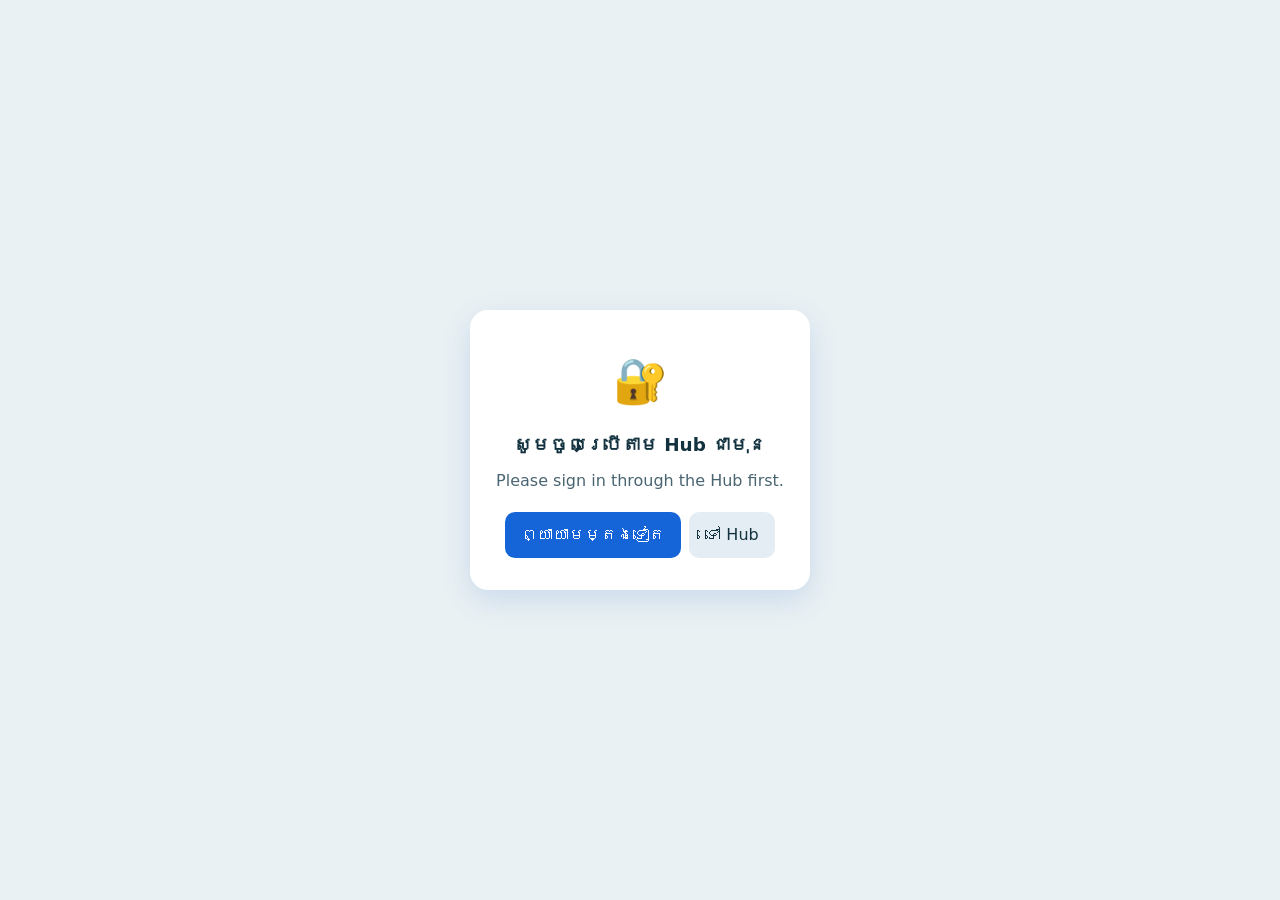
<file: hr/index.html>
<!doctype html>
<html lang="km"><head><meta charset="utf-8"><meta name="viewport" content="width=device-width,initial-scale=1">
<title>PRD-HR Management V8.0</title><link rel="stylesheet" href="../fonts/fonts.css"><link rel="stylesheet" href="css/glass.css"><link rel="stylesheet" href="css/responsive.css"><link rel="stylesheet" href="css/typography.css">
<style>.tools select,.tools input,.fm select,.fm input{max-width:100%;min-width:0}.hd{display:flex;gap:10px;align-items:center;flex-wrap:wrap}.hd h2{margin:0;font-size:1.05rem}.tabs{display:flex;gap:6px;flex-wrap:wrap;margin:10px 0}.tabs button{border:0;border-radius:10px;padding:6px 12px;font:inherit;font-size:.82rem;cursor:pointer;background:var(--gl);color:var(--tx)}.tabs .on{background:var(--ac);color:#fff}
dl.f{display:grid;grid-template-columns:minmax(120px,200px) 1fr;gap:6px 12px;margin:0}dl.f dt{color:var(--mu);font-size:.8rem}dl.f dd{margin:0;overflow-wrap:anywhere}
.fm{display:grid;gap:8px;grid-template-columns:repeat(auto-fit,minmax(200px,1fr))}.fm label{font-size:.78rem;color:var(--mu);display:grid;gap:2px}.fm input,.fm select{padding:7px;border-radius:8px;border:1px solid var(--bd);background:var(--gl);color:var(--tx);font:inherit}
.btn.alt{background:var(--ac)}.btn.er{background:var(--er)}.pg{display:flex;gap:8px;align-items:center;margin-top:10px}.msg{margin:8px 0}tr[data-id]{cursor:pointer}.arch{opacity:.55}#pa{display:none}@media print{body *{visibility:hidden !important}#pa,#pa *{visibility:visible !important}#pa{display:block !important;position:absolute;left:0;top:0;width:100%;color:#000;background:#fff;font-size:11px}#pa table{border-collapse:collapse;width:100%}#pa th,#pa td{border:1px solid #888;padding:3px 5px;text-align:left}#pa h2{margin:0 0 4px}.side,.top,dialog{display:none !important}}</style></head>
<body><div class="app"><aside class="glass side" id="side"><button class="side-x" id="sx" type="button" aria-label="បិទម៉ឺនុយ">✕</button><div class="brand"><div class="logo">💧</div><div><b>PRD-HR</b><small>PSMD-Digital · V8.0</small></div></div>
<nav class="nav" id="nav"></nav><div class="demo" id="modeNote">ទិន្នន័យ Demo/សិប្បនិម្មិត · Security ជា Demo ក្នុង Browser ប៉ុណ្ណោះ</div></aside>
<main><div class="top"><button class="hamb" id="hb" type="button" aria-label="បើកម៉ឺនុយ" aria-controls="side" aria-expanded="false">☰</button><div><h1 id="ttl"></h1><div class="sub" id="crumb"></div></div><div class="glass user">👤 <span id="actas" class="k"></span> <select id="role"></select></div></div><section id="v"></section></main></div>
<div class="scrim" id="scrim"></div><div id="pa"></div><dialog id="dg"><div id="dc"></div><button class="x" onclick="dg.close()">បិទ</button></dialog>
<script src="js/core/core.js"></script><script src="js/core/xlsx.js"></script><script src="js/data/schema.js"></script><script src="js/data/providers.js"></script><script src="js/config.js"></script><script src="js/data/remote-provider.js"></script><script src="js/services/core-services.js"></script><script src="js/services/import-service.js"></script><script src="js/services/seed-service.js"></script><script src="js/services/hr-workflows.js"></script><script src="js/services/analytics-service.js"></script><script src="js/services/training-service.js"></script><script src="js/services/document-service.js"></script><script src="js/services/report-service.js"></script><script src="js/services/admin-service.js"></script><script src="js/legacy-adapter.js"></script>
<script src="js/ui/app.js"></script><script src="js/ui/org-attendance.js"></script><script src="js/ui/leave-career.js"></script><script src="js/ui/retire-perf.js"></script><script src="js/ui/awards-notif.js"></script><script src="js/ui/training.js"></script><script src="js/ui/documents.js"></script><script src="js/ui/dashboard.js"></script><script src="js/ui/reports.js"></script><script src="js/ui/admin.js"></script><script>var mn=document.getElementById("modeNote");if(mn&&PRDHR.remoteConfigured&&PRDHR.remoteConfigured()){mn.textContent="🔐 ភ្ជាប់ម៉ាស៊ីនបម្រើ (Google Sheet) · ផ្ទៀងផ្ទាត់ដោយ Hub · សិទ្ធិបង្ខំនៅ Server"}</script>
<script>(function(){var b=document.body,hb=document.getElementById("hb");if(!hb)return;function set(o){b.classList.toggle("nav-open",o);hb.setAttribute("aria-expanded",o?"true":"false")}
hb.onclick=function(){set(!b.classList.contains("nav-open"))};var sx=document.getElementById("sx"),sc=document.getElementById("scrim");if(sx)sx.onclick=function(){set(false)};if(sc)sc.onclick=function(){set(false)};
window.addEventListener("hashchange",function(){set(false)});document.addEventListener("keydown",function(e){if(e.key==="Escape")set(false)});
window.matchMedia("(min-width:761px)").addEventListener("change",function(m){if(m.matches)set(false)});window.scrollTo(0,0)})();</script>
</body></html>
</file>
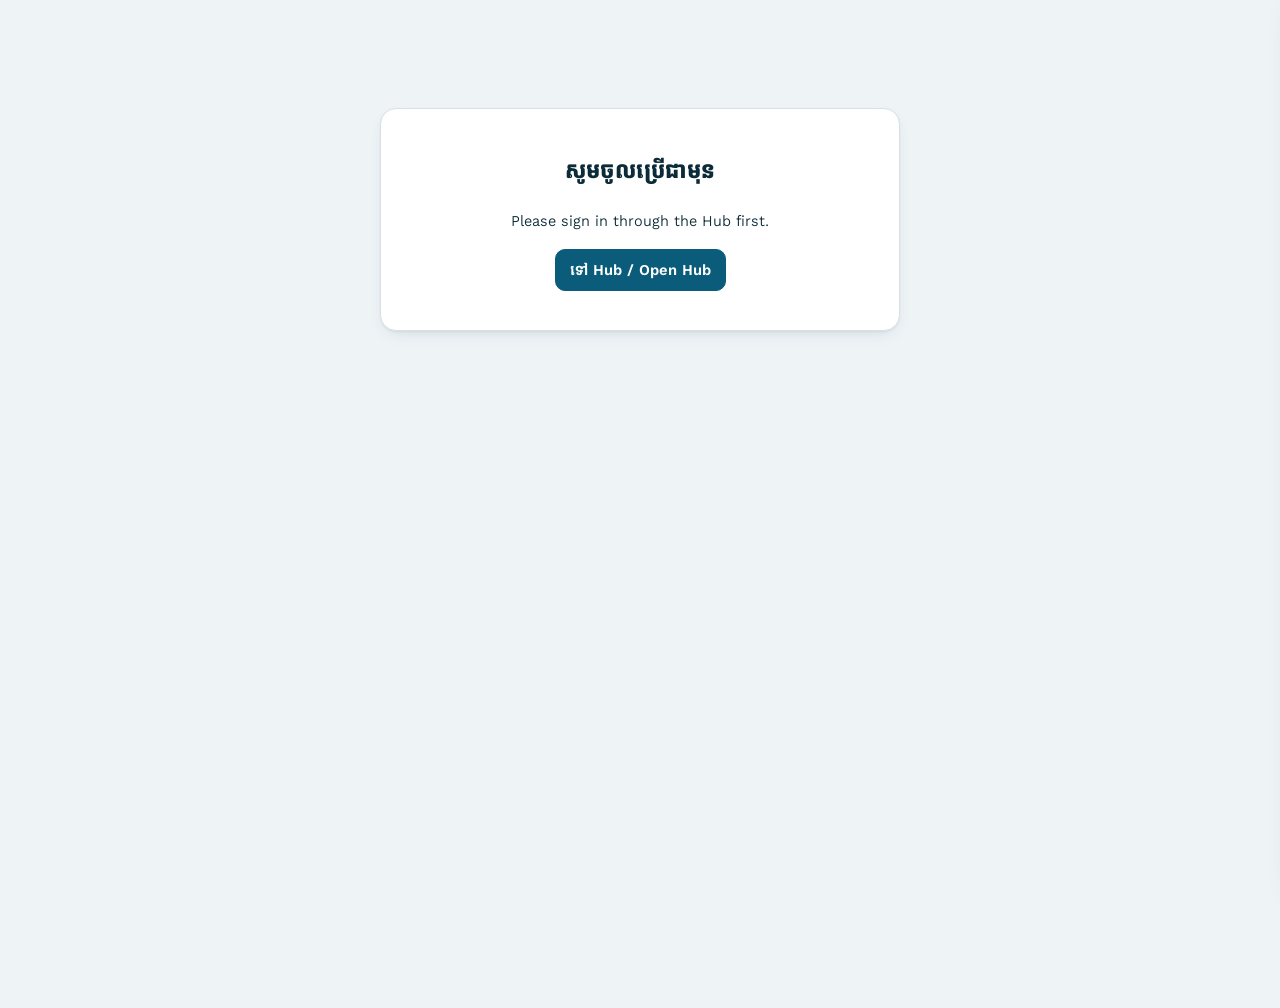
<file: admin.html>
<!doctype html>
<html lang="km">
<head>
<meta charset="utf-8">
<meta name="viewport" content="width=device-width, initial-scale=1, viewport-fit=cover">
<title>PRD-Calendar Admin</title>
<meta name="robots" content="noindex">
<meta name="theme-color" content="#EEF3F6" media="(prefers-color-scheme: light)">
<meta name="theme-color" content="#0A1A22" media="(prefers-color-scheme: dark)">
<script>try{var m=localStorage.getItem("psmd_theme")||"auto";document.documentElement.dataset.theme=(m==="auto"?matchMedia("(prefers-color-scheme: dark)").matches:m==="dark")?"dark":"light"}catch(e){}</script>
<link rel="preconnect" href="https://fonts.googleapis.com">
<link rel="preconnect" href="https://fonts.gstatic.com" crossorigin>
<link href="https://fonts.googleapis.com/css2?family=Kantumruy+Pro:wght@400;500;600;700&family=Noto+Sans+Khmer:wght@400;600;700&display=swap" rel="stylesheet">
<style>
:root{
  --bg:#EEF3F6; --surface:#FFFFFF; --surface2:#F6F9FB; --ink:#0C2B38; --muted:#52707E; --line:#D5E1E7;
  --brand:#0A5C7A; --brand-ink:#FFFFFF; --focus:#F4B400; --shadow:0 1px 2px rgba(6,55,74,.06),0 6px 18px -8px rgba(6,55,74,.18);
  --st-p:#2458D6; --st-p-bg:#E6EEFF;
  --st-i:#9A5B00; --st-i-bg:#FFF0D2;
  --st-c:#14753F; --st-c-bg:#DFF4E7;
  --st-o:#C42B26; --st-o-bg:#FDE4E3;
  --st-x:#5B6772; --st-x-bg:#E8ECEF;
  --side-w:264px;
  box-sizing:border-box;
}
:root[data-theme="dark"]{
  --bg:#0A1A22; --surface:#10303D; --surface2:#0D2832; --ink:#E6F1F5; --muted:#9DB8C4; --line:#1D4556;
  --brand:#2B93B8; --shadow:0 1px 2px rgba(0,0,0,.3),0 8px 22px -10px rgba(0,0,0,.6);
  --st-p:#8CB0FF; --st-p-bg:rgba(60,110,230,.22);
  --st-i:#F4C25A; --st-i-bg:rgba(230,160,20,.20);
  --st-c:#6FDB9C; --st-c-bg:rgba(40,170,100,.22);
  --st-o:#FF8D87; --st-o-bg:rgba(220,60,55,.24);
  --st-x:#B4BFC8; --st-x-bg:rgba(150,165,178,.18);
}
*,*::before,*::after{box-sizing:inherit}
html,body{margin:0;height:100%}
body{background:var(--bg);color:var(--ink);font-family:"Kantumruy Pro","Noto Sans Khmer",system-ui,-apple-system,"Segoe UI",sans-serif;line-height:1.7;font-size:15px}
button,input,select{font:inherit;color:inherit}
button{cursor:pointer}
:focus-visible{outline:3px solid var(--focus);outline-offset:2px}
.sr{position:absolute;width:1px;height:1px;overflow:hidden;clip:rect(0 0 0 0)}
[hidden]{display:none !important}

/* ---------- shell ---------- */
.app{display:flex;min-height:100vh;min-height:100dvh}
.side{width:var(--side-w);flex:none;background:var(--surface);border-right:1px solid var(--line);display:flex;flex-direction:column;padding:16px 12px;position:sticky;top:0;height:100vh;height:100dvh;overflow-y:auto;z-index:30}
.brand{display:flex;align-items:center;gap:10px;padding:6px 8px 14px;border-bottom:1px solid var(--line);margin-bottom:10px}
.brand .logo{width:38px;height:38px;border-radius:12px;background:linear-gradient(145deg,#3FC0D6,#0A5C7A);display:grid;place-items:center;color:#fff;flex:none}
.brand b{display:block;font-size:.98rem;line-height:1.6}
.brand small{color:var(--muted);font-size:.78rem}
.nav{display:grid;gap:2px}
.nav button{display:flex;align-items:center;gap:10px;width:100%;text-align:left;padding:10px 12px;border:0;border-radius:10px;background:none;min-height:44px}
.nav button:hover{background:var(--surface2)}
.nav button[aria-current="page"]{background:var(--brand);color:var(--brand-ink)}
.nav .navgrp{font-size:.74rem;font-weight:600;letter-spacing:0;color:var(--muted);padding:6px 12px 4px}
.nav .navgrp:not(:first-child){margin-top:14px;border-top:1px solid var(--line);padding-top:14px}
.nav .ic{width:20px;height:20px;flex:none}
.nav .lbl{flex:1;min-width:0}
.nav .lbl small{display:block;color:var(--muted);font-size:.74rem;line-height:1.6}
.nav button[aria-current="page"] .lbl small{color:rgba(255,255,255,.8)}
.nav .soon{font-size:.68rem;padding:1px 7px;border-radius:999px;background:var(--surface2);color:var(--muted);border:1px solid var(--line)}
.side-foot{margin-top:auto;padding:12px 8px 0;font-size:.78rem;color:var(--muted)}
.main{flex:1;min-width:0;display:flex;flex-direction:column}
.top{display:flex;align-items:center;gap:10px;padding:12px 20px;background:var(--surface);border-bottom:1px solid var(--line);position:sticky;top:0;z-index:20}
.top h1{margin:0;font-size:1.15rem;flex:1;min-width:0;white-space:nowrap;overflow:hidden;text-overflow:ellipsis}
.iconbtn{width:40px;height:40px;border-radius:10px;border:1px solid var(--line);background:var(--surface);display:inline-grid;place-items:center;flex:none}
.iconbtn:hover{background:var(--surface2)}
.iconbtn svg{width:20px;height:20px}
.me{font-size:.85rem;color:var(--muted);max-width:30ch;white-space:nowrap;overflow:hidden;text-overflow:ellipsis}
.burger{display:none}
.scrim{display:none}
#view{padding:18px 20px 40px;flex:1}
@media (max-width:999px){
  .side{position:fixed;left:0;top:0;transform:translateX(-102%);transition:transform .2s ease;box-shadow:var(--shadow)}
  body.nav-open .side{transform:none}
  body.nav-open .scrim{display:block;position:fixed;inset:0;background:rgba(0,0,0,.4);z-index:25}
  .burger{display:inline-grid}
  .me{display:none}
  .top{padding:10px 12px}
  #view{padding:12px 12px 32px}
}

/* ---------- toolbar / filters ---------- */
.bar{display:flex;flex-wrap:wrap;gap:8px;align-items:center;margin-bottom:10px}
.bar .grow{flex:1}
.btn{min-height:40px;padding:6px 14px;border-radius:10px;border:1px solid var(--line);background:var(--surface);font-weight:600}
.btn:hover{background:var(--surface2)}
.btn.primary{background:var(--brand);border-color:var(--brand);color:var(--brand-ink)}
.seg{display:inline-flex;border:1px solid var(--line);border-radius:10px;overflow:hidden;background:var(--surface)}
.seg button{border:0;background:none;padding:7px 14px;min-height:40px;font-weight:600}
.seg button[aria-pressed="true"]{background:var(--brand);color:var(--brand-ink)}
.range-title{font-size:1.1rem;font-weight:700;min-width:11ch;text-align:center}
.field{display:grid;gap:2px;font-size:.76rem;color:var(--muted)}
.field select,.field input{min-height:40px;padding:6px 10px;border-radius:10px;border:1px solid var(--line);background:var(--surface);color:var(--ink);min-width:0;max-width:100%}
.filters{display:grid;grid-template-columns:repeat(auto-fit,minmax(150px,1fr));gap:8px;margin-bottom:12px}
.legend{display:flex;flex-wrap:wrap;gap:6px 14px;margin-bottom:12px;font-size:.82rem}
.legend span{display:inline-flex;align-items:center;gap:6px}
.dot{width:10px;height:10px;border-radius:50%;background:var(--c);display:inline-block;flex:none}
.s-p{--c:var(--st-p);--b:var(--st-p-bg)} .s-i{--c:var(--st-i);--b:var(--st-i-bg)} .s-c{--c:var(--st-c);--b:var(--st-c-bg)}
.s-o{--c:var(--st-o);--b:var(--st-o-bg)} .s-x{--c:var(--st-x);--b:var(--st-x-bg)}
.badge{display:inline-flex;align-items:center;gap:5px;padding:1px 9px;border-radius:999px;background:var(--b);color:var(--c);font-weight:600;font-size:.8rem;white-space:nowrap}
.note{padding:10px 14px;border-radius:12px;background:var(--st-i-bg);color:var(--st-i);margin-bottom:10px;font-size:.88rem}

/* ---------- calendar ---------- */
.cal{background:var(--surface);border:1px solid var(--line);border-radius:14px;box-shadow:var(--shadow);overflow:hidden}
.dow,.grid{display:grid;grid-template-columns:repeat(7,minmax(0,1fr))}
.dow div{padding:8px 6px;text-align:center;font-weight:700;font-size:.8rem;color:var(--muted);background:var(--surface2);border-bottom:1px solid var(--line)}
.cell{min-height:118px;border-right:1px solid var(--line);border-bottom:1px solid var(--line);padding:4px;display:flex;flex-direction:column;gap:3px;min-width:0;background:var(--surface)}
.cell:nth-child(7n){border-right:0}
.cell.out{background:var(--surface2)}
.cell.out .dn{opacity:.55}
.dn{align-self:flex-start;min-width:26px;height:26px;border-radius:13px;display:inline-grid;place-items:center;font-weight:700;font-size:.82rem;border:0;background:none;padding:0 6px}
.dn:hover{background:var(--surface2)}
.cell.today .dn{background:var(--brand);color:var(--brand-ink)}
.ev{display:flex;align-items:center;gap:5px;width:100%;text-align:left;border:0;border-left:4px solid var(--c);background:var(--b);color:var(--ink);border-radius:6px;padding:2px 6px;font-size:.76rem;line-height:1.6;min-width:0;min-height:24px}
.ev:hover{filter:brightness(.97)}
.ev .tm{color:var(--c);font-weight:700;flex:none}
.ev .ttl{flex:1;min-width:0;white-space:nowrap;overflow:hidden;text-overflow:ellipsis}
.ev .pg{flex:none;color:var(--c);font-weight:700}
.more{border:0;background:none;color:var(--brand);font-weight:700;font-size:.76rem;text-align:left;padding:2px 6px;min-height:24px}
.dots{display:none;gap:3px;flex-wrap:wrap;padding:0 4px}
@media (max-width:699px){
  .cell{min-height:64px;padding:2px;cursor:pointer}
  .cell .ev,.cell .more{display:none}
  .dots{display:flex}
  .dow div{padding:6px 0;font-size:.68rem}
}
.cols{display:grid;gap:0;grid-template-columns:repeat(7,minmax(0,1fr))}
.col{border-right:1px solid var(--line);min-width:0;display:flex;flex-direction:column;gap:6px;padding:6px;min-height:260px}
.col:last-child{border-right:0}
.col h3{margin:0;font-size:.85rem;display:flex;align-items:center;gap:6px}
.col.today h3 span{background:var(--brand);color:var(--brand-ink);border-radius:999px;padding:0 8px}
.card{display:block;width:100%;text-align:left;border:0;border-left:4px solid var(--c);background:var(--b);color:var(--ink);border-radius:8px;padding:6px 8px;min-width:0}
.card:hover{filter:brightness(.97)}
.card .t1{font-weight:700;font-size:.84rem;overflow-wrap:anywhere}
.card .t2{font-size:.76rem;color:var(--muted)}
.card .t3{font-size:.76rem;color:var(--c);font-weight:700}
.daylist{display:grid;gap:8px;padding:12px}
.dayrow{display:grid;grid-template-columns:96px 1fr;gap:10px;align-items:start}
.dayrow .tm{font-weight:700;color:var(--muted);padding-top:8px;font-size:.88rem}
.bar2{height:6px;border-radius:3px;background:var(--line);overflow:hidden;margin-top:6px}
.bar2 i{display:block;height:100%;background:var(--st-c)}
.empty{padding:40px 16px;text-align:center;color:var(--muted)}
@media (max-width:899px){
  .cols{grid-template-columns:1fr}
  .col{border-right:0;border-bottom:1px solid var(--line);min-height:0}
  .dayrow{grid-template-columns:70px 1fr}
}

/* ---------- detail panel ---------- */
.panel{position:fixed;top:0;right:0;height:100vh;height:100dvh;width:min(440px,100vw);background:var(--surface);border-left:1px solid var(--line);box-shadow:-10px 0 30px -12px rgba(0,0,0,.35);z-index:40;display:flex;flex-direction:column;transform:translateX(105%);transition:transform .2s ease}
.panel.open{transform:none}
.panel header{display:flex;gap:10px;align-items:flex-start;padding:14px 16px;border-bottom:1px solid var(--line)}
.panel header h2{margin:0;font-size:1.05rem;flex:1;overflow-wrap:anywhere}
.panel .body{overflow-y:auto;padding:14px 16px 28px}
.kv{display:grid;grid-template-columns:120px 1fr;gap:6px 10px;margin:0 0 14px;font-size:.9rem}
.kv dt{color:var(--muted)} .kv dd{margin:0;overflow-wrap:anywhere}
.chips{display:flex;flex-wrap:wrap;gap:6px;margin-bottom:12px}
table.t{width:100%;border-collapse:collapse;font-size:.84rem}
table.t th{position:sticky;top:0;text-align:left;color:var(--muted);font-weight:600;padding:6px 6px;border-bottom:1px solid var(--line);background:var(--surface)}
table.t td{padding:7px 6px;border-bottom:1px solid var(--line);vertical-align:top}
a{color:var(--brand)}
:root[data-theme="dark"] a{color:#7CCBE6}

/* ---------- dashboard ---------- */
.kpis{display:grid;grid-template-columns:repeat(auto-fit,minmax(170px,1fr));gap:10px;margin:12px 0}
.kpi{background:var(--surface);border:1px solid var(--line);border-radius:14px;padding:12px 14px;box-shadow:var(--shadow);border-top:4px solid var(--c,var(--brand))}
.kpi .n{font-size:1.7rem;font-weight:700;line-height:1.15}
.kpi .l{color:var(--muted);font-size:.82rem}
.kpi .d{font-size:.78rem;font-weight:600}
.d.up{color:var(--st-c)} .d.down{color:var(--st-o)} .d.flat{color:var(--muted)}
button.kc{text-align:left;font:inherit;color:inherit;cursor:pointer;width:100%}button.kc:hover,.panelbox[data-kpi]:hover{border-color:var(--c,var(--brand))}
.kc{background:var(--surface);border:1px solid var(--line);border-radius:16px;padding:14px;box-shadow:var(--shadow);display:grid;gap:6px}.kc .ic{width:38px;height:38px;border-radius:11px;display:grid;place-items:center;font-size:1.1rem;background:var(--b);color:var(--c)}.kc .n{font-size:1.9rem;font-weight:700;line-height:1.05}.kc .l{color:var(--muted);font-size:.85rem}
.bar3{height:7px;background:var(--line);border-radius:4px;overflow:hidden}.bar3 i{display:block;height:100%;border-radius:4px}
.sc{background:var(--surface);border:1px solid var(--line);border-radius:16px;box-shadow:var(--shadow);margin-bottom:10px}.sc>summary{list-style:none;display:flex;align-items:center;gap:12px;padding:14px;cursor:pointer}.sc>summary::-webkit-details-marker{display:none}
.av3{width:46px;height:46px;border-radius:50%;display:grid;place-items:center;color:#fff;font-weight:700;flex:none}.sc .nm{min-width:0;flex:1}.sc .nm b{font-size:1.02rem}.sc .nm small{display:block;color:var(--muted);text-transform:uppercase;letter-spacing:0}.sc .rl{color:var(--st-p);font-weight:600;font-size:.85rem}.sc .m{color:var(--muted);font-size:.85rem}
.sc .pc3{text-align:right;font-weight:700;font-size:1.15rem;flex:none}.sc .chev{color:var(--muted);transition:transform .15s;flex:none}.sc[open] .chev{transform:rotate(180deg)}
.sc-body{padding:0 14px 14px;display:grid;gap:8px}.oc{border:1px solid var(--line);border-radius:12px;padding:10px 12px;display:grid;gap:4px}.oc .h{display:flex;justify-content:space-between;gap:8px;align-items:flex-start}.oc .m{color:var(--muted);font-size:.85rem}
.panelbox{background:var(--surface);border:1px solid var(--line);border-radius:14px;box-shadow:var(--shadow);padding:12px 14px;margin-bottom:12px;overflow-x:auto}
.panelbox h3{margin:0 0 8px;font-size:1rem}
.rate{display:flex;align-items:center;gap:8px;min-width:150px}
.rate .trk{flex:1;height:8px;background:var(--line);border-radius:4px;overflow:hidden}
.rate .trk i{display:block;height:100%;background:var(--st-c)}
.stack{display:flex;height:14px;border-radius:7px;overflow:hidden;background:var(--line)}
.stack i{display:block;height:100%}
.ph{max-width:60ch;margin:40px auto;text-align:center;color:var(--muted)}
.ph h2{color:var(--ink)}
.gate{max-width:520px;margin:12vh auto;padding:24px;text-align:center;background:var(--surface);border:1px solid var(--line);border-radius:16px;box-shadow:var(--shadow)}
.spin{display:inline-block;width:18px;height:18px;border:3px solid var(--line);border-top-color:var(--brand);border-radius:50%;animation:sp .8s linear infinite;vertical-align:-3px;margin-right:8px}
@keyframes sp{to{transform:rotate(360deg)}}
@media (prefers-reduced-motion:reduce){.spin{animation-duration:2s}.side,.panel{transition:none}}
.field textarea{min-height:70px;padding:8px 10px;border-radius:10px;border:1px solid var(--line);background:var(--surface);color:var(--ink);font:inherit;resize:vertical}
.shm{position:fixed;inset:0;background:rgba(0,0,0,.45);display:grid;place-items:center;z-index:200}.shc{background:var(--surface);color:var(--ink);padding:18px;border-radius:14px;width:min(440px,92vw);display:grid;gap:10px;box-shadow:0 20px 50px rgba(0,0,0,.3)}.shc h3{margin:0;font-size:1rem;word-break:break-all}.shc .btn{text-align:center;text-decoration:none;display:block}.shc .row2{display:grid;grid-template-columns:1fr 1fr;gap:10px}
.asg{border:1px solid var(--line);border-radius:12px;padding:10px;display:grid;gap:10px}.asg legend{font-weight:600;padding:0 6px}.seg{display:flex;gap:14px;flex-wrap:wrap}.seg label{display:flex;gap:6px;align-items:center;cursor:pointer}
.slist{max-height:230px;overflow:auto;border:1px solid var(--line);border-radius:10px}.slist label{display:flex;gap:8px;padding:6px 10px;align-items:center;cursor:pointer}.slist label:hover{background:var(--surface2)}
/* ---------- Phase 4: settings / audit ---------- */
.tabs{display:flex;flex-wrap:wrap;gap:4px;border-bottom:1px solid var(--line);margin-bottom:14px}
.tabs button{border:0;background:none;padding:10px 14px;min-height:44px;font-weight:600;color:var(--muted);border-bottom:3px solid transparent;margin-bottom:-1px}
.tabs button:hover{color:var(--ink)}
.tabs button[aria-selected="true"]{color:var(--brand);border-bottom-color:var(--brand)}
:root[data-theme="dark"] .tabs button[aria-selected="true"]{color:#7CCBE6;border-bottom-color:#7CCBE6}
.pill{display:inline-flex;align-items:center;gap:4px;padding:0 8px;border-radius:999px;font-size:.74rem;font-weight:600;background:var(--surface2);color:var(--muted);border:1px solid var(--line);white-space:nowrap}
.pill.good{background:var(--st-c-bg);color:var(--st-c);border-color:transparent}
.pill.warn{background:var(--st-i-bg);color:var(--st-i);border-color:transparent}
.pill.bad{background:var(--st-o-bg);color:var(--st-o);border-color:transparent}
.pill.adm{background:var(--brand);color:var(--brand-ink);border-color:transparent}
.btn.sm{min-height:32px;padding:2px 10px;font-size:.8rem;border-radius:8px}
.btn.danger{border-color:var(--st-o);color:var(--st-o)}
.btn.danger.fill{background:var(--st-o);color:#fff}
.acts{display:flex;flex-wrap:wrap;gap:4px}
.mono{font-variant-numeric:tabular-nums;white-space:nowrap}
.dlg{background:var(--surface);color:var(--ink);padding:18px;border-radius:14px;width:min(520px,94vw);max-height:92vh;overflow:auto;display:grid;gap:12px;box-shadow:0 20px 50px rgba(0,0,0,.3)}
.dlg h3{margin:0;font-size:1.05rem}
.dlg .row{display:flex;gap:8px;flex-wrap:wrap;justify-content:flex-end}
.dlg .opt{display:flex;gap:8px;align-items:flex-start;padding:8px 10px;border:1px solid var(--line);border-radius:10px;cursor:pointer}
.dlg .opt input{margin-top:5px}
.dlg .pw{display:flex;gap:6px}.dlg .pw input{flex:1;min-width:0;font-family:ui-monospace,Consolas,monospace}
.dlg input[type=text],.dlg input[type=password],.dlg select{min-height:40px;padding:6px 10px;border-radius:10px;border:1px solid var(--line);background:var(--surface);color:var(--ink);width:100%}
.dlg .err{color:var(--st-o);font-weight:600;min-height:1.2em}
.secret{font:700 1.3rem ui-monospace,Consolas,monospace;letter-spacing:.06em;padding:10px;border-radius:10px;background:var(--surface2);border:1px dashed var(--line);text-align:center;overflow-wrap:anywhere;user-select:all}
.yn{font-weight:700}.yn.y{color:var(--st-c)}.yn.n{color:var(--muted);font-weight:400}
.lang-opt{display:flex;gap:10px;align-items:center;padding:8px 10px;border:1px solid var(--line);border-radius:10px;cursor:pointer;margin-bottom:6px}

.myf{display:grid;gap:10px;padding:14px}.myf .row2{display:grid;grid-template-columns:1fr 1fr;gap:10px}

/* ---------- Phase 5: notifications ---------- */
.bellwrap{position:relative;flex:none}
.bellcnt{position:absolute;top:-5px;right:-5px;min-width:19px;height:19px;padding:0 5px;border-radius:10px;background:var(--st-o);color:#fff;font-size:.7rem;font-weight:700;line-height:15px;text-align:center;border:2px solid var(--surface);pointer-events:none}
.nav .cnt{flex:none;min-width:20px;padding:0 7px;border-radius:999px;background:var(--st-o);color:#fff;font-size:.7rem;font-weight:700;text-align:center;line-height:1.5}
.nav button[aria-current="page"] .cnt{background:#fff;color:var(--st-o)}
.npop{position:absolute;right:0;top:calc(100% + 8px);width:min(420px,calc(100vw - 24px));max-height:min(70vh,560px);display:flex;flex-direction:column;background:var(--surface);border:1px solid var(--line);border-radius:14px;box-shadow:var(--shadow),0 18px 40px -16px rgba(0,0,0,.35);z-index:50;overflow:hidden}
@media (max-width:699px){.bellwrap{position:static}.npop{position:fixed;left:12px;right:12px;top:58px;width:auto}}
.nphead{display:flex;align-items:center;gap:8px;padding:10px 12px;border-bottom:1px solid var(--line)}
.nphead b{flex:1}
.nplist{overflow-y:auto}
.npfoot{padding:8px 12px;border-top:1px solid var(--line);text-align:center}
.nlist{background:var(--surface);border:1px solid var(--line);border-radius:14px;box-shadow:var(--shadow);overflow:hidden}
.ngrp{font-size:.76rem;font-weight:600;color:var(--muted);padding:10px 12px 4px;background:var(--surface2);border-bottom:1px solid var(--line)}
.nitem{display:flex;gap:8px;align-items:flex-start;padding:10px 12px;border-bottom:1px solid var(--line);border-left:4px solid var(--c);background:var(--surface)}
.nitem:last-child{border-bottom:0}
.nitem.unread{background:var(--b)}
.nudot{width:9px;height:9px;border-radius:50%;background:var(--c);margin-top:7px;flex:none}
.nitem:not(.unread) .nudot{background:transparent;border:1px solid var(--line)}
.nmain{flex:1;min-width:0;display:grid;gap:2px;text-align:left;border:0;background:none;padding:0;color:var(--ink)}
.nmain .nt{font-weight:700;font-size:.9rem;overflow-wrap:anywhere}
.nitem:not(.unread) .nmain .nt{font-weight:600}
.nmain .nb{font-size:.86rem;overflow-wrap:anywhere}
.nmain .nm{font-size:.76rem;color:var(--muted);overflow-wrap:anywhere}
.nmain[data-nopen]:hover .nt{text-decoration:underline}
.nx{flex:none}
</style>
</head>
<body>
<div id="gate" class="gate" hidden></div>
<div class="app" id="app" hidden>
  <aside class="side" id="side" aria-label="Admin menu">
    <div class="brand">
      <div class="logo" aria-hidden="true"><svg width="22" height="22" viewBox="0 0 24 24" fill="none" stroke="currentColor" stroke-width="2" stroke-linecap="round" stroke-linejoin="round"><rect x="3" y="4" width="18" height="17" rx="3"/><path d="M8 2v4M16 2v4M3 10h18"/></svg></div>
      <div><b>PRD-Calendar</b><small>Admin Portal · PPWSA</small></div>
    </div>
    <nav class="nav" id="nav"></nav>
  </aside>
  <div class="scrim" id="scrim"></div>
  <div class="main">
    <header class="top">
      <button class="iconbtn burger" id="burger" aria-label="Menu"><svg viewBox="0 0 24 24" fill="none" stroke="currentColor" stroke-width="2" stroke-linecap="round"><path d="M4 6h16M4 12h16M4 18h16"/></svg></button>
      <h1 id="title">Dashboard</h1>
      <span class="me" id="me"></span>
      <span class="bellwrap"><button class="iconbtn" id="bell" aria-label="Notifications" aria-haspopup="true" aria-expanded="false"><svg viewBox="0 0 24 24" fill="none" stroke="currentColor" stroke-width="2" stroke-linecap="round" stroke-linejoin="round"><path d="M18 8a6 6 0 1 0-12 0c0 7-3 9-3 9h18s-3-2-3-9M13.7 21a2 2 0 0 1-3.4 0"/></svg></button><span class="bellcnt" id="bellCnt" hidden></span><div class="npop" id="npop" role="region" aria-label="Notifications" hidden></div></span>
      <button class="iconbtn" id="refresh" aria-label="Refresh"><svg viewBox="0 0 24 24" fill="none" stroke="currentColor" stroke-width="2" stroke-linecap="round" stroke-linejoin="round"><path d="M20 11a8 8 0 1 0-2.3 5.7M20 4v7h-7"/></svg></button>
      <button class="iconbtn" id="theme" aria-label="Toggle theme"><svg viewBox="0 0 24 24" fill="none" stroke="currentColor" stroke-width="2" stroke-linecap="round" stroke-linejoin="round"><path d="M21 13.5A8.5 8.5 0 1 1 10.5 3a7 7 0 0 0 10.5 10.5z"/></svg></button>
    </header>
    <main id="view" tabindex="-1"></main>
  </div>
</div>
<aside class="panel" id="panel" aria-label="Activity detail" aria-hidden="true"></aside>

<script>
"use strict";
/* ===== Config — same backend + browser session as the Hub ===== */
const API_URL = "https://script.google.com/macros/s/AKfycbzU9Shv_f8c5pAAa6woqYOoBV6kLmb9H0Id6wOWlnlr6T9YUgoo0gn43YdYyypDtq6A/exec";
const SESSION_KEY = "psmd_digital_session_v1", THEME_KEY = "psmd_theme";
// UX only — admin-api.gs decides who may see what, and how much. Same tiers as the staff app's Reports tab.
const portalRole = r => { r = String(r || "").trim(); return r === "Super Admin" || r === "Supervisor"; };   // UX only — the server decides (admin-api.gs)

/* ===== transport (same fetch → JSONP fallback as the Hub) ===== */
let _jp = 0;
function jsonp(url){
  return new Promise((res, rej) => {
    const cb = "__adm_cb_" + (++_jp), s = document.createElement("script");
    const clean = () => { delete window[cb]; s.remove(); };
    const tm = setTimeout(() => { clean(); rej(new Error("timeout")); }, 30000);
    window[cb] = d => { clearTimeout(tm); clean(); res(d); };
    s.onerror = () => { clearTimeout(tm); clean(); rej(new Error("script_load_failed")); };
    s.src = url + "&callback=" + cb; document.body.appendChild(s);
  });
}
async function viaFetch(url){
  const ac = new AbortController(), tm = setTimeout(() => ac.abort(), 30000);
  try { const r = await fetch(url, { method: "GET", redirect: "follow", signal: ac.signal }); if (!r.ok) throw new Error("http_" + r.status); return await r.json(); }
  finally { clearTimeout(tm); }
}
async function transport(url){ try { return await viaFetch(url); } catch (e) { return await jsonp(url); } }
function getSession(){ try { return localStorage.getItem(SESSION_KEY) || ""; } catch (e) { return ""; } }
async function api(action, payload){
  const q = encodeURIComponent(JSON.stringify({ action, initData: "", browserSession: getSession(), payload: payload || {} }));
  const d = await transport(API_URL + "?data=" + q);
  if (!d.ok) { const e = new Error(d.detail ? d.error + ": " + d.detail : (d.error || "api_error")); e.code = d.error; e.payload = d; throw e; }
  return d;
}

/* ===== helpers ===== */
const $ = s => document.querySelector(s);
const esc = s => String(s == null ? "" : s).replace(/[&<>"']/g, c => ({ "&": "&amp;", "<": "&lt;", ">": "&gt;", '"': "&quot;", "'": "&#39;" }[c]));
const safeUrl = u => /^https?:\/\//i.test(String(u || "")) ? String(u) : "";
const pad = n => String(n).padStart(2, "0");
const toISO = d => d.getUTCFullYear() + "-" + pad(d.getUTCMonth() + 1) + "-" + pad(d.getUTCDate());
const fromISO = s => { const p = s.split("-").map(Number); return new Date(Date.UTC(p[0], p[1] - 1, p[2])); };
const addDays = (s, n) => toISO(new Date(fromISO(s).getTime() + n * 864e5));
const mondayOf = s => addDays(s, -((fromISO(s).getUTCDay() + 6) % 7));
const localISO = () => { const d = new Date(); return d.getFullYear() + "-" + pad(d.getMonth() + 1) + "-" + pad(d.getDate()); };
const monthStart = s => s.slice(0, 8) + "01";
const monthEnd = s => { const d = fromISO(monthStart(s)); d.setUTCMonth(d.getUTCMonth() + 1, 0); return toISO(d); };
const addMonths = (s, n) => { const d = fromISO(monthStart(s)); d.setUTCMonth(d.getUTCMonth() + n, 1); return toISO(d); };
const MONTHS = ["មករា", "កុម្ភៈ", "មីនា", "មេសា", "ឧសភា", "មិថុនា", "កក្កដា", "សីហា", "កញ្ញា", "តុលា", "វិច្ឆិកា", "ធ្នូ"];
const DOW = ["ច័ន្ទ", "អង្គារ", "ពុធ", "ព្រហស្បតិ៍", "សុក្រ", "សៅរ៍", "អាទិត្យ"];
const fmtDay = s => { const d = fromISO(s); return DOW[(d.getUTCDay() + 6) % 7] + " " + d.getUTCDate() + " " + MONTHS[d.getUTCMonth()] + " " + d.getUTCFullYear(); };
const PLANTS = { bkg: "BKG WTP", ppr: "PPR WTP", ccw: "CCW WTP", ccm: "CCM WTP", nr: "NR WTP", bth: "BTH WTP", tkm: "TKM WTP", mlc: "MLC WTP", tbk: "TBK WTP" };
const plantLabel = p => PLANTS[p] || (p ? p : "ការិយាល័យកណ្ដាល · Central office");
const OFFICES = { production: "PRDO", lab: "LABO", mech_elec: "MNEO" };
const REPEAT = { none: "មិនធ្វើម្តងទៀត · No repeat", daily: "រាល់ថ្ងៃ · Daily", workday: "រាល់ថ្ងៃធ្វើការ · Every workday", every2d: "រៀងរាល់ ២ ថ្ងៃ · Every 2 days", every3d: "រៀងរាល់ ៣ ថ្ងៃ · Every 3 days", every4d: "រៀងរាល់ ៤ ថ្ងៃ · Every 4 days", weekly: "រាល់សប្តាហ៍ · Weekly", every2w: "រៀងរាល់ ២ សប្តាហ៍ · Every 2 weeks", every3w: "រៀងរាល់ ៣ សប្តាហ៍ · Every 3 weeks", monthly: "រាល់ខែ · Monthly", quarterly: "រាល់ត្រីមាស · Quarterly", every6m: "រាល់ ៦ ខែ · Every 6 months" };
// Notify choices (minutes before start) — same list as the Telegram Mini App
const NOTIFY_OPTS = [[5, "5 នាទីមុន · 5 mins before"], [10, "10 នាទីមុន · 10 mins before"], [15, "15 នាទីមុន · 15 mins before"], [20, "20 នាទីមុន · 20 mins before"], [30, "30 នាទីមុន · 30 mins before"], [60, "1 ម៉ោងមុន · 1 hour before"], [120, "2 ម៉ោងមុន · 2 hours before"], [180, "3 ម៉ោងមុន · 3 hours before"], [240, "4 ម៉ោងមុន · 4 hours before"], [360, "6 ម៉ោងមុន · 6 hours before"], [1440, "1 ថ្ងៃមុន · 1 day before"], [2880, "2 ថ្ងៃមុន · 2 days before"]];
// Duration choices (minutes) — picks the End time automatically
const DURATION_OPTS = [[15, "15 នាទី · 15 mins"], [30, "30 នាទី · 30 mins"], [45, "45 នាទី · 45 mins"], [60, "1 ម៉ោង · 1 hour"], [90, "1.5 ម៉ោង · 1.5 hours"], [120, "2 ម៉ោង · 2 hours"], [180, "3 ម៉ោង · 3 hours"], [240, "4 ម៉ោង · 4 hours"], [360, "6 ម៉ោង · 6 hours"], [480, "8 ម៉ោង · 8 hours"], [720, "12 ម៉ោង · 12 hours"]];
const SCOPE = { direct: "បុគ្គលិកម្នាក់ / Individual", team: "ក្រុម / Team", plant: "ទាំងរោងចក្រ / Whole plant", office: "ការិយាល័យ / Office", dept: "ទាំងនាយកដ្ឋាន / Department" };
const ST = {
  p: { en: "Planned", kh: "ផែនការ", ic: "○" }, i: { en: "In Progress", kh: "កំពុងធ្វើ", ic: "◐" },
  c: { en: "Completed", kh: "បានបញ្ចប់", ic: "✓" }, o: { en: "Overdue", kh: "ហួសកំណត់", ic: "!" }, x: { en: "Cancelled", kh: "បានលុបចោល", ic: "✕" }
};
const badge = k => `<span class="badge s-${k}">${ST[k].ic} ${ST[k].kh} · ${ST[k].en}</span>`;
const staffName = s => s ? (s.kh || s.en || s.id) : "—";
const taskTitle = t => t.kh || t.en || "(គ្មានចំណងជើង)";
const norm = v => String(v || "").normalize("NFC").toLowerCase();

/* ===== state ===== */
const S = { me: null, view: "dashboard", mode: "month", anchor: localISO(), loadedMonth: "", data: null, f: { plant: "", team: "", staff: "", status: "", q: "" }, dash: null, tok: 0 };
let D = null, OCC = [];   // current calendar dataset

function prepare(raw){
  const occ = raw.occ.map(a => ({ ti: a[0], t: raw.tasks[a[0]], date: a[1], s: raw.staff[a[2]], st: a[3], at: a[4], link: a[5] }));
  occ.forEach(o => { o.h = null; });
  return { raw, staff: raw.staff, tasks: raw.tasks, occ };
}
const hay = o => o.h || (o.h = norm([o.t.kh, o.t.en, o.t.loc, o.t.desc, o.s && o.s.kh, o.s && o.s.en, o.s && o.s.id].join(" ")));
function passes(o, f){
  const q = norm(f.q).trim();
  return (!f.plant || (o.s && o.s.plant === (f.plant === "_" ? "" : f.plant))) && (!f.team || (o.s && o.s.team === (f.team === "_" ? "" : f.team)))
    && (!f.staff || (o.s && o.s.id === f.staff)) && (!f.status || o.st === f.status) && (!q || hay(o).includes(q));
}
function groupOcc(list){
  const m = new Map();
  list.forEach(o => {
    const k = o.ti + "|" + o.date; let g = m.get(k);
    if (!g) { g = { k, ti: o.ti, t: o.t, date: o.date, occs: [], c: { p: 0, i: 0, c: 0, o: 0, x: 0 } }; m.set(k, g); }
    g.occs.push(o); g.c[o.st]++;
  });
  const out = [...m.values()];
  out.forEach(g => { const n = g.occs.length, live = n - g.c.x; g.n = n; g.live = live;
    g.st = g.c.x === n ? "x" : g.c.c === live ? "c" : g.c.o > 0 ? "o" : (g.c.i > 0 || g.c.c > 0) ? "i" : "p"; });
  out.sort((a, b) => (a.t.start || "99:99").localeCompare(b.t.start || "99:99") || taskTitle(a.t).localeCompare(taskTitle(b.t)));
  return out;
}
function stats(list){
  const c = { p: 0, i: 0, c: 0, o: 0, x: 0 }; list.forEach(o => c[o.st]++);
  const total = c.p + c.i + c.c + c.o; return Object.assign(c, { total, rate: total ? c.c / total * 100 : 0 });
}

/* ===== gate / boot ===== */
function showGate(html){ $("#app").hidden = true; const g = $("#gate"); g.hidden = false; g.innerHTML = html; }
function hideGate(){ $("#gate").hidden = true; $("#app").hidden = false; }
function errText(e){
  if (/not_allowed_to_assign_others/.test(String(e && e.message || ""))) return "អ្នកអាចចាត់តាំងការងារបានតែសម្រាប់ខ្លួនឯងប៉ុណ្ណោះ។ / You can only create tasks for yourself.";
  const m = {
    auth_failed: "ការចូលប្រើផុតកំណត់ ឬមិនត្រឹមត្រូវ — សូមចូលប្រើម្តងទៀតតាម Hub។ / Session expired — please sign in again via the Hub.",
    permission_denied: "គណនីនេះមិនមានសិទ្ធិ Admin ទេ។ / This account does not have Admin access.",
    unknown_action: "Backend មិនទាន់មាន admin-api.gs ឬមិនទាន់ Deploy កំណែថ្មី។ / The backend has no admin action yet — add admin-api.gs and redeploy.",
    bad_range: "ជួរកាលបរិច្ឆេទមិនត្រឹមត្រូវ (អតិបរមា ៧០ ថ្ងៃ)។ / Invalid date range (max 70 days).",
    has_completions: "ការងារនេះមានអ្នកបញ្ចប់រួចហើយ មិនអាចលុបបានទេ — សូមប្រើ «បោះបង់» វិញ។ / Someone already completed this task, so it cannot be deleted — use Cancel instead.",
    task_not_found: "រកមិនឃើញការងារនេះ (អាចត្រូវបានលុបរួច)។ / Task not found (it may already be deleted).",
    missing_title: "សូមបញ្ចូលចំណងជើង។ / Title is required.", bad_task_time: "កាលបរិច្ឆេទ ឬម៉ោងមិនត្រឹមត្រូវ។ / Invalid date or time.", bad_link: "Link ត្រូវចាប់ផ្តើមដោយ https:// / Link must start with https://",
    server_busy_please_retry: "ម៉ាស៊ីនបម្រើកំពុងរវល់ សូមព្យាយាមម្តងទៀត។ / Server busy — please retry.",
    session_revoked: "ការចូលប្រើត្រូវបានបិទដោយ Admin — សូមចូលម្តងទៀត។ / Your session was ended by an admin — please sign in again.",
  };
  return m[e.code] || ("មិនអាចទាញទិន្នន័យបាន / Could not load data: " + (e.message || e));
}
async function boot(){
  showGate('<span class="spin"></span>កំពុងផ្ទុក… / Loading…');
  const m = location.hash.match(/psmd_session=([^&]+)/);
  if (m) { try { localStorage.setItem(SESSION_KEY, decodeURIComponent(m[1])); } catch (e) {} history.replaceState(null, "", location.pathname + location.search); }
  if (!getSession()) return showGate('<h2>សូមចូលប្រើជាមុន</h2><p>Please sign in through the Hub first.</p><p><a class="btn primary" href="./" style="display:inline-block;text-decoration:none;line-height:28px">ទៅ Hub / Open Hub</a></p>');
  try { const w = await api("whoAmI"); S.me = w.me; S.must = !!w.mustChangePin; }
  catch (e) {
    return showGate(`<h2>⚠️</h2><p>${esc(errText(e))}</p><p><button class="btn primary" id="retry">ព្យាយាមម្តងទៀត / Retry</button> <a class="btn" href="./" style="display:inline-block;text-decoration:none;line-height:28px">Hub</a></p>`), $("#retry").addEventListener("click", boot);
  }
  if (S.must) { try { localStorage.setItem("psmd_digital_mustpin_v1", "1"); } catch (e) {}
    return showGate('<h2>🔑</h2><p>សូមកំណត់ពាក្យសម្ងាត់ផ្ទាល់ខ្លួនជាមុននៅ Hub។</p><p>Please set your own password in the Hub first.</p><p><a class="btn primary" href="./" style="display:inline-block;text-decoration:none;line-height:28px">ទៅ Hub / Open Hub</a></p>'); }
  try { S.sc = (await api("adminGetScope")).scope || null; }
  catch (e) {
    if (e.code === "unknown_action" && portalRole(S.me.role)) S.sc = { level: "all", label: "" };   // backend not updated yet: keep the old admin-only behaviour
    else return showGate(`<h2>⚠️</h2><p>${esc(errText(e))}</p><p><button class="btn primary" id="retry">ព្យាយាមម្តងទៀត / Retry</button> <a class="btn" href="./" style="display:inline-block;text-decoration:none;line-height:28px">Hub</a></p>`), $("#retry").addEventListener("click", boot);
  }
  if (!S.sc)
    return showGate('<h2>🔒</h2><p>គណនីនេះមិនមានសិទ្ធិចូល Admin Portal ទេ។ សូមប្រើកម្មវិធី PRD-Calendar ធម្មតា។</p><p>This account does not have Admin access. Please keep using the regular PRD-Calendar app.</p><p><a class="btn primary" href="./" style="display:inline-block;text-decoration:none;line-height:28px">Hub</a></p>');
  hideGate();
  $("#me").textContent = (S.me.khmer_name || S.me["khmer _name"] || S.me.name || "") + " · " + S.me.role;
  buildNav(); route(); ntStart();
}

/* ===== nav / routing ===== */
const NAV = [
  { id: "dashboard", kh: "ផ្ទាំងគ្រប់គ្រង", en: "Dashboard", ic: "M3 12l9-8 9 8M5 10v10h5v-6h4v6h5V10" },
  { id: "mytask", kh: "កិច្ចការងាររបស់ខ្ញុំ", en: "My Task", ic: "M9 11l3 3 8-8M20 12v7a2 2 0 0 1-2 2H6a2 2 0 0 1-2-2V7a2 2 0 0 1 2-2h9" },
  { id: "calendar", kh: "ប្រតិទិន", en: "Calendar", ic: "M3 6h18v15H3zM8 2v4M16 2v4M3 10h18" },
  { id: "staff", kh: "បុគ្គលិក និងអង្គភាព", en: "Staff & Organization", ic: "M16 19v-2a4 4 0 0 0-4-4H7a4 4 0 0 0-4 4v2M9.5 9a3.5 3.5 0 1 0 0-7 3.5 3.5 0 0 0 0 7M21 19v-2a4 4 0 0 0-3-3.9" },
  { id: "tasks", kh: "សកម្មភាព និងកិច្ចការ", en: "Activities & Tasks", ic: "M9 11l3 3 8-8M4 4h10M4 10h3M4 16h8" },
  { id: "perf", kh: "តារាងរបាយការណ៍សកម្មភាព/ទិន្នន័យ", en: "Performance Reports / Export Data", ic: "M4 20V10M10 20V4M16 20v-7M22 20H2" },
  { id: "settings", kh: "ការកំណត់ និងកំណត់ត្រាសវនកម្ម", en: "Admin Settings & Audit Log", ic: "M12 15a3 3 0 1 0 0-6 3 3 0 0 0 0 6M19.4 15a1.7 1.7 0 0 0 .3 1.8l.1.1a2 2 0 1 1-2.8 2.8l-.1-.1a1.7 1.7 0 0 0-1.8-.3 1.7 1.7 0 0 0-1 1.5V21a2 2 0 1 1-4 0v-.1a1.7 1.7 0 0 0-1.1-1.5 1.7 1.7 0 0 0-1.8.3l-.1.1a2 2 0 1 1-2.8-2.8l.1-.1a1.7 1.7 0 0 0 .3-1.8 1.7 1.7 0 0 0-1.5-1H3a2 2 0 1 1 0-4h.1a1.7 1.7 0 0 0 1.5-1.1 1.7 1.7 0 0 0-.3-1.8l-.1-.1a2 2 0 1 1 2.8-2.8l.1.1a1.7 1.7 0 0 0 1.8.3H9a1.7 1.7 0 0 0 1-1.5V3a2 2 0 1 1 4 0v.1a1.7 1.7 0 0 0 1 1.5 1.7 1.7 0 0 0 1.8-.3l.1-.1a2 2 0 1 1 2.8 2.8l-.1.1a1.7 1.7 0 0 0-.3 1.8V9a1.7 1.7 0 0 0 1.5 1H21a2 2 0 1 1 0 4h-.1a1.7 1.7 0 0 0-1.5 1z", },
  { id: "notify", kh: "ការជូនដំណឹង", en: "Notifications", ic: "M18 8a6 6 0 1 0-12 0c0 7-3 9-3 9h18s-3-2-3-9M13.7 21a2 2 0 0 1-3.4 0" }
];
const PLANNED = {
  staff: ["Staff_List មានស្រាប់ (បុគ្គលិក តួនាទី ក្រុម រោងចក្រ) — តម្រូវតែ UI និង action អានបញ្ជី។", "Staff_List already holds staff, role, team and factory; needs a read view."],
  tasks: ["Tasks + Task_Completions មានស្រាប់ — តម្រូវតារាងស្វែងរក/ត្រង។", "Tasks and Task_Completions already exist; needs a searchable table."],
  feed: ["គ្មានតារាងសារ/ជជែកទេ។ អាចបង្កើតបញ្ជីសកម្មភាពពី Task_Completions (ពេលបញ្ចប់) និង Tasks (created_at)។ ជជែក តម្រូវ Sheet ថ្មី។", "No chat/message store exists. A chronological feed can be derived from Task_Completions and Tasks; chat itself needs a new sheet."],
  reports: ["Reports និង Export មានក្នុងកម្មវិធីបុគ្គលិក (sendReportDocument_) — អាចប្រើឡើងវិញ។", "Report export exists for staff (sendReportDocument_) and can be reused."],
  settings: ["មិនមាន Audit_Log ទេ — តម្រូវ Sheet ថ្មី និងការកត់ត្រានៅក្នុង saveTask/deleteTask/toggleDone។", "There is no audit log; it needs a new sheet and write hooks in saveTask/deleteTask/toggleDone."],
};
const navLbl = (kh, en) => LANG === "both" ? esc(kh) + "<small>" + esc(en) + "</small>" : esc(LANG === "kh" ? kh : en);
/* Menus by scope (UX only — the server enforces every action): all = everything; self = my own data; office/plant/team = everything except Admin Settings */
const isAll = () => !!S.sc && S.sc.level === "all";
const navAllowed = n => { const l = S.sc && S.sc.level; if (l === "all") return true; if (n.id === "settings") return false; if (l === "self") return ["dashboard", "mytask", "calendar", "perf", "notify"].includes(n.id); return !!l; };
function buildNav(){
  $("#nav").innerHTML = NAV.filter(navAllowed).map(n => (n.id === "dashboard" ? '<div class="navgrp">ម៉ឺនុយ · Menu</div>' : n.id === "settings" ? '<div class="navgrp">ទូទៅ · General</div>' : "") + `<button data-nav="${n.id}"><svg class="ic" viewBox="0 0 24 24" fill="none" stroke="currentColor" stroke-width="2" stroke-linecap="round" stroke-linejoin="round" aria-hidden="true"><path d="${n.ic}"/></svg><span class="lbl">${navLbl(n.kh, n.en)}</span>${n.soon ? `<span class="soon">${n.soon}</span>` : ""}${n.id === "notify" ? ntNavBadge() : ""}</button>`).join("") + '<button id="navHub"><svg class="ic" viewBox="0 0 24 24" fill="none" stroke="currentColor" stroke-width="2" stroke-linecap="round" stroke-linejoin="round" aria-hidden="true"><path d="M19 12H5M12 19l-7-7 7-7"/></svg><span class="lbl">' + navLbl("ត្រឡប់ទៅ Hub", "Back to Hub") + '</span></button><button id="navLogout"><svg class="ic" viewBox="0 0 24 24" fill="none" stroke="currentColor" stroke-width="2" stroke-linecap="round" stroke-linejoin="round" aria-hidden="true"><path d="M9 21H5a2 2 0 0 1-2-2V5a2 2 0 0 1 2-2h4M16 17l5-5-5-5M21 12H9"/></svg><span class="lbl">' + navLbl("ចាកចេញ", "Logout") + '</span></button>';
}
function route(){
  const id = (location.hash.replace(/^#\/?/, "") || "dashboard").split("?")[0];
  S.view = NAV.some(n => n.id === id && navAllowed(n)) ? id : "dashboard";
  document.querySelectorAll("#nav button").forEach(b => { if (b.dataset.nav === S.view) b.setAttribute("aria-current", "page"); else b.removeAttribute("aria-current"); });
  const n = NAV.find(x => x.id === S.view); $("#title").textContent = L(n.kh, n.en);
  document.body.classList.remove("nav-open"); closePanel(); ntClosePop();
  if (S.view === "calendar") renderCalendar(); else if (S.view === "dashboard") renderDashboard(); else if (["staff", "tasks", "perf", "mytask"].includes(S.view)) loadP2(S.view); else if (S.view === "settings") renderSettings(); else if (S.view === "notify") renderNotify(); else renderPlanned(n);
}
function renderPlanned(n){
  const p = PLANNED[n.id];
  $("#view").innerHTML = `<div class="ph"><h2>${esc(n.kh)} · ${esc(n.en)}</h2><p>កំពុងរៀបចំ — ${esc(n.soon)}<br>Planned — ${esc(n.soon)}</p><p>${esc(p[0])}</p><p>${esc(p[1])}</p></div>`;
}

function showScope(sc){
  if (!sc) return; const el = $("#me");
  el.textContent = (S.me.khmer_name || S.me["khmer _name"] || S.me.name || "") + " · " + S.me.role + (sc.level === "all" ? "" : " · " + sc.label);
}
/* ===== data loading ===== */
async function fetchRange(from, to){ return prepare(await api("adminGetCalendarData", { from, to })); }
async function ensureCalendarData(force){
  const key = S.anchor.slice(0, 7);
  if (!force && D && S.loadedMonth === key) return true;
  const my = ++S.tok, gs = mondayOf(monthStart(S.anchor));
  $("#view").insertAdjacentHTML("afterbegin", '<div class="note" id="busy"><span class="spin"></span>កំពុងទាញទិន្នន័យ… / Loading…</div>');
  try {
    const d = await fetchRange(gs, addDays(gs, 41));
    if (my !== S.tok) return false;
    D = d; OCC = d.occ; S.loadedMonth = key; showScope(d.raw.scope); return true;
  } catch (e) {
    if (my !== S.tok) return false;
    $("#view").innerHTML = `<div class="gate" style="margin:40px auto"><p>${esc(errText(e))}</p><p><button class="btn primary" id="retry2">ព្យាយាមម្តងទៀត / Retry</button></p></div>`;
    $("#retry2").addEventListener("click", () => route()); return false;
  }
}

/* ===== calendar ===== */
function visibleRange(){
  if (S.mode === "day") return [S.anchor, S.anchor];
  if (S.mode === "week") { const m = mondayOf(S.anchor); return [m, addDays(m, 6)]; }
  const gs = mondayOf(monthStart(S.anchor)); return [gs, addDays(gs, 41)];
}
function rangeLabel(){
  const d = fromISO(S.anchor);
  if (S.mode === "month") return MONTHS[d.getUTCMonth()] + " " + d.getUTCFullYear();
  if (S.mode === "week") { const m = mondayOf(S.anchor), e = addDays(m, 6); return fromISO(m).getUTCDate() + " " + MONTHS[fromISO(m).getUTCMonth()] + " – " + fromISO(e).getUTCDate() + " " + MONTHS[fromISO(e).getUTCMonth()] + " " + fromISO(e).getUTCFullYear(); }
  return fmtDay(S.anchor);
}
function opt(v, l, cur){ return `<option value="${esc(v)}"${String(v) === String(cur) ? " selected" : ""}>${esc(l)}</option>`; }
function filterOptions(){
  const st = D ? D.staff : [], f = S.f;
  const plants = [...new Set(st.map(s => s.plant))].sort();
  const inPlant = st.filter(s => !f.plant || s.plant === (f.plant === "_" ? "" : f.plant));
  const teams = [...new Set(inPlant.map(s => s.team))].sort();
  const people = inPlant.filter(s => !f.team || s.team === (f.team === "_" ? "" : f.team)).sort((a, b) => staffName(a).localeCompare(staffName(b)));
  return { plants, teams, people };
}
function renderCalendar(){
  const view = $("#view");
  view.innerHTML = '<div class="note"><span class="spin"></span>កំពុងទាញទិន្នន័យ… / Loading…</div>';
  ensureCalendarData(false).then(ok => { if (ok && S.view === "calendar") { paintCalendar(); ntAfterCalendar(); } });
}
function paintCalendar(){
  const f = S.f, { plants, teams, people } = filterOptions();
  const [from, to] = visibleRange();
  const list = OCC.filter(o => o.date >= from && o.date <= to && passes(o, f));
  const groups = groupOcc(list);
  const mk = (id, l, body) => `<label class="field">${l}${body}</label>`;
  let html = `
  <div class="bar" role="toolbar" aria-label="Calendar navigation">
    <button class="btn" data-act="today">ថ្ងៃនេះ · Today</button>
    <button class="iconbtn" data-act="prev" aria-label="Previous"><svg viewBox="0 0 24 24" fill="none" stroke="currentColor" stroke-width="2.4" stroke-linecap="round" stroke-linejoin="round"><path d="m15 6-6 6 6 6"/></svg></button>
    <button class="iconbtn" data-act="next" aria-label="Next"><svg viewBox="0 0 24 24" fill="none" stroke="currentColor" stroke-width="2.4" stroke-linecap="round" stroke-linejoin="round"><path d="m9 6 6 6-6 6"/></svg></button>
    <div class="range-title" aria-live="polite">${esc(rangeLabel())}</div>
    <input type="date" id="jump" value="${esc(S.anchor)}" aria-label="Go to date" class="btn" style="padding:4px 8px">
    <span class="grow"></span>
    <div class="seg" role="group" aria-label="View">
      ${["day", "week", "month"].map(m => `<button data-mode="${m}" aria-pressed="${S.mode === m}">${{ day: "ថ្ងៃ · Day", week: "សប្តាហ៍ · Week", month: "ខែ · Month" }[m]}</button>`).join("")}
    </div>
  </div>
  <div class="filters">
    ${mk("plant", "រោងចក្រ · Factory", `<select id="fPlant">${opt("", "ទាំងអស់ · All", f.plant)}${plants.map(p => opt(p || "_", plantLabel(p), f.plant)).join("")}</select>`)}
    ${mk("team", "ក្រុម · Team", `<select id="fTeam">${opt("", "ទាំងអស់ · All", f.team)}${teams.map(t => opt(t || "_", t || "— (គ្មានក្រុម)", f.team)).join("")}</select>`)}
    ${mk("staff", "បុគ្គលិក · Staff", `<select id="fStaff">${opt("", "ទាំងអស់ · All", f.staff)}${people.map(s => opt(s.id, staffName(s), f.staff)).join("")}</select>`)}
    ${mk("status", "ស្ថានភាព · Status", `<select id="fStatus">${opt("", "ទាំងអស់ · All", f.status)}${Object.keys(ST).map(k => opt(k, ST[k].kh + " · " + ST[k].en, f.status)).join("")}</select>`)}
    ${mk("q", "ស្វែងរក · Search", `<input id="fQ" type="search" value="${esc(f.q)}" placeholder="ចំណងជើង / បុគ្គលិក / ទីតាំង">`)}
  </div>
  <div class="legend" aria-label="Legend">${Object.keys(ST).map(k => `<span class="s-${k}"><i class="dot"></i>${ST[k].kh} · ${ST[k].en}</span>`).join("")}</div>
  ${D.raw.truncated ? '<div class="note">ទិន្នន័យច្រើនពេក ត្រូវបានកាត់បន្ថយ / Data was truncated by the server cap — narrow the range.</div>' : ""}`;
  html += S.mode === "month" ? monthHTML(groups, from) : S.mode === "week" ? weekHTML(groups, from) : dayHTML(groups);
  $("#view").innerHTML = html;
}
const evLabel = g => g.n > 1 ? `${g.c.c}/${g.live || g.n}` : staffName(g.occs[0].s);
function monthHTML(groups, gs){
  const by = {}; groups.forEach(g => (by[g.date] = by[g.date] || []).push(g));
  const cur = S.anchor.slice(0, 7), today = localISO();
  let h = `<div class="cal"><div class="dow">${DOW.map(d => `<div>${d}</div>`).join("")}</div><div class="grid">`;
  for (let i = 0; i < 42; i++) {
    const d = addDays(gs, i), gl = by[d] || [], inM = d.slice(0, 7) === cur;
    const dots = gl.slice(0, 12).map(g => `<i class="dot s-${g.st}" title="${esc(taskTitle(g.t))}"></i>`).join("");
    h += `<div class="cell${inM ? "" : " out"}${d === today ? " today" : ""}" data-day="${d}">
      <button class="dn" data-day="${d}" aria-label="${esc(fmtDay(d))}">${+d.slice(8)}</button>
      ${gl.slice(0, 3).map(g => `<button class="ev s-${g.st}" data-k="${esc(g.k)}" title="${esc(taskTitle(g.t))}"><span class="tm">${esc(g.t.start)}</span><span class="ttl">${esc(taskTitle(g.t))}</span><span class="pg">${esc(evLabel(g))}</span></button>`).join("")}
      ${gl.length > 3 ? `<button class="more" data-day="${d}">+${gl.length - 3} ផ្សេងទៀត · more</button>` : ""}
      <div class="dots">${dots}</div></div>`;
  }
  return h + "</div></div>";
}
function cardHTML(g, wide){
  const who = g.n > 1 ? `${g.n} នាក់ · staff` : staffName(g.occs[0].s);
  const time = g.t.start ? g.t.start + (g.t.end ? "–" + g.t.end : "") : "";
  const pct = g.live ? Math.round(g.c.c / g.live * 100) : 0;
  return `<button class="card s-${g.st}" data-k="${esc(g.k)}"><div class="t1">${esc(taskTitle(g.t))}</div>${g.t.kh && g.t.en ? `<div class="t2">${esc(g.t.en)}</div>` : ""}
    <div class="t2">${wide ? "" : esc(time) + " · "}${esc(who)}${g.t.loc ? " · " + esc(g.t.loc) : ""}</div>
    <div class="t3">${ST[g.st].ic} ${ST[g.st].kh}${g.n > 1 ? ` · ${g.c.c}/${g.live || g.n} (${pct}%)` : ""}</div>${g.n > 1 ? `<div class="bar2"><i style="width:${pct}%"></i></div>` : ""}</button>`;
}
function weekHTML(groups, mon){
  const by = {}; groups.forEach(g => (by[g.date] = by[g.date] || []).push(g)); const today = localISO();
  let h = '<div class="cal"><div class="cols">';
  for (let i = 0; i < 7; i++) { const d = addDays(mon, i), gl = by[d] || [];
    h += `<div class="col${d === today ? " today" : ""}"><h3><span>${DOW[i]} ${+d.slice(8)}</span></h3>${gl.length ? gl.map(g => cardHTML(g)).join("") : '<div class="t2" style="color:var(--muted);font-size:.8rem">—</div>'}</div>`; }
  return h + "</div></div>";
}
function dayHTML(groups){
  if (!groups.length) return `<div class="cal"><div class="empty">គ្មានសកម្មភាពក្នុងថ្ងៃនេះទេ។<br>No activities on this day.</div></div>`;
  const by = new Map(); groups.forEach(g => { const k = g.t.start || "—"; (by.get(k) || by.set(k, []).get(k)).push(g); });
  return `<div class="cal"><div class="daylist">${[...by.entries()].map(([tm, gl]) => `<div class="dayrow"><div class="tm">${esc(tm)}</div><div style="display:grid;gap:6px">${gl.map(g => cardHTML(g, true)).join("")}</div></div>`).join("")}</div></div>`;
}

/* ===== detail panel ===== */
function openDetail(k){
  const [ti, date] = k.split("|"), t = D.tasks[+ti]; if (!t) return;
  const occs = OCC.filter(o => o.ti === +ti && o.date === date).sort((a, b) => staffName(a.s).localeCompare(staffName(b.s)));
  const g = groupOcc(occs)[0], by = D.staff.find(s => s.id === t.assignedBy);
  const time = t.start ? t.start + (t.end ? " – " + t.end : "") : "មិនបានកំណត់ / Not set";
  const scope = SCOPE[t.scope] + (t.plantScope ? " · " + plantLabel(t.plantScope) : "") + (t.teamScope && t.teamScope !== "all" ? " · " + t.teamScope : "") + (t.officeScope && t.officeScope !== "dept_all" ? " · " + (OFFICES[t.officeScope] || t.officeScope) : "");
  const online = safeUrl(t.onlineLink);
  const chips = ["c", "i", "p", "o", "x"].filter(k => g.c[k]).map(k => `<span class="badge s-${k}">${ST[k].ic} ${ST[k].kh} ${g.c[k]}</span>`).join("");
  $("#panel").innerHTML = `
    <header><h2>${esc(taskTitle(t))}${t.kh && t.en ? `<br><small style="color:var(--muted);font-weight:400">${esc(t.en)}</small>` : ""}</h2><button class="iconbtn" id="closeP" aria-label="Close"><svg viewBox="0 0 24 24" fill="none" stroke="currentColor" stroke-width="2.4" stroke-linecap="round"><path d="M6 6l12 12M18 6 6 18"/></svg></button></header>
    <div class="body">
      <div style="margin-bottom:10px">${badge(g.st)}</div>
      <dl class="kv">
        <dt>កាលបរិច្ឆេទ · Date</dt><dd>${esc(fmtDay(date))}</dd>
        <dt>ម៉ោងកំណត់ · Scheduled</dt><dd>${esc(time)}</dd>
        <dt>ម្ចាស់កិច្ចការ · Scope</dt><dd>${esc(scope)}</dd>
        <dt>ទីតាំង · Location</dt><dd>${esc(t.loc) || "—"}</dd>
        <dt>ធ្វើម្តងទៀត · Repeat</dt><dd>${esc(REPEAT[t.repeat] || t.repeat)}</dd>
        <dt>ចាត់តាំងដោយ · Assigned by</dt><dd>${by ? esc(staffName(by)) + " · " + esc(by.role) : (esc(t.byName || "") || "—")}</dd>
        ${online ? `<dt>Online</dt><dd><a href="${esc(online)}" target="_blank" rel="noopener noreferrer">${esc(online)}</a></dd>` : ""}
        <dt>កំណត់ចំណាំ · Notes</dt><dd>${esc(t.desc) || "—"}</dd>
      </dl>
      <div class="chips">${chips}</div>
      <table class="t"><thead><tr><th>បុគ្គលិក · Staff</th><th>ក្រុម · Team</th><th>ស្ថានភាព</th><th>បញ្ចប់ម៉ោង · Done at</th></tr></thead><tbody>
      ${occs.map(o => { const lk = safeUrl(o.link); return `<tr><td>${esc(staffName(o.s))}<br><small style="color:var(--muted)">${esc(o.s.role)} · ${esc(plantLabel(o.s.plant))}</small></td><td>${esc(o.s.team) || "—"}</td><td>${badge(o.st)}</td><td>${o.at ? esc(o.at) : "—"}${lk ? `<br><a href="${esc(lk)}" target="_blank" rel="noopener noreferrer">📍 ទីតាំង</a>` : ""}</td></tr>`; }).join("")}
      </tbody></table>
      ${isAll() ? `<div class="acts" style="margin-top:16px;padding-top:12px;border-top:1px solid var(--line)">
        <button class="btn" data-tact="edit" data-ti="${+ti}" data-date="${esc(date)}">✎ ${esc(L("កែការងារ", "Edit task"))}</button>
        ${g.st === "x" ? `<button class="btn" data-tact="restore" data-tid="${esc(t.id)}">↩ ${esc(L("ស្តារវិញ", "Restore"))}</button>` : `<button class="btn" data-tact="cancel" data-tid="${esc(t.id)}" data-rep="${t.repeat && t.repeat !== "none" ? 1 : 0}">⛔ ${esc(L("បោះបង់", "Cancel task"))}</button>`}
        <button class="btn danger" data-tact="delete" data-tid="${esc(t.id)}" data-rep="${t.repeat && t.repeat !== "none" ? 1 : 0}">🗑 ${esc(L("លុប", "Delete"))}</button>
      </div>` : ""}
    </div>`;
  const p = $("#panel"); p.classList.add("open"); p.setAttribute("aria-hidden", "false"); $("#closeP").focus();
  $("#closeP").addEventListener("click", closePanel);
}
function closePanel(){ const p = $("#panel"); p.classList.remove("open"); p.setAttribute("aria-hidden", "true"); }

/* ===== dashboard ===== */
function dashRange(){ if (!S.dash) { const t = localISO(); S.dash = { from: monthStart(t), to: monthEnd(t), cmp: false }; } return S.dash; }
async function renderDashboard(){
  const dr = dashRange();
  $("#view").innerHTML = '<div class="note"><span class="spin"></span>កំពុងទាញទិន្នន័យ… / Loading…</div>';
  const my = ++S.tok;
  try {
    const span = Math.round((fromISO(dr.to) - fromISO(dr.from)) / 864e5);
    const cur = await fetchRange(dr.from, dr.to);
    let prev = null;
    if (dr.cmp) prev = await fetchRange(addDays(dr.from, -(span + 1)), addDays(dr.from, -1));
    if (my !== S.tok || S.view !== "dashboard") return;
    showScope(cur.raw.scope); paintDashboard(cur, prev, span);
  } catch (e) {
    if (my !== S.tok) return;
    $("#view").innerHTML = `<div class="gate" style="margin:40px auto"><p>${esc(errText(e))}</p><p><button class="btn primary" id="retry3">ព្យាយាមម្តងទៀត / Retry</button></p></div>`;
    $("#retry3").addEventListener("click", renderDashboard);
  }
}
function delta(c, p, suffix, goodUp){
  if (p == null) return ""; const d = c - p; if (Math.abs(d) < 0.05) return `<div class="d flat">= ${"ដូចដើម"} (${p.toFixed(suffix ? 1 : 0)}${suffix})</div>`;
  const up = d > 0, good = goodUp ? up : !up;
  return `<div class="d ${good ? "up" : "down"}">${up ? "▲" : "▼"} ${Math.abs(d).toFixed(suffix ? 1 : 0)}${suffix} · មុន ${p.toFixed(suffix ? 1 : 0)}${suffix}</div>`;
}
function paintDashboard(cur, prev, span){
  const dr = S.dash, s = stats(cur.occ), ps = prev ? stats(prev.occ) : null;
  const plants = [...new Set(cur.staff.map(x => x.plant))];
  const kp = (l, n, k, d) => `<div class="kpi" style="--c:var(--st-${k || "p"})"><div class="n">${n}</div><div class="l">${l}</div>${d || ""}</div>`;
  const rows = plants.sort().map(p => {
    const ss = cur.staff.filter(x => x.plant === p), st = stats(cur.occ.filter(o => o.s && o.s.plant === p));
    const pst = prev ? stats(prev.occ.filter(o => o.s && o.s.plant === p)) : null;
    return { p, n: ss.length, st, pst };
  }).sort((a, b) => b.st.total - a.st.total);
  const seg = k => s.total ? `<i style="width:${s[k] / s.total * 100}%;background:var(--st-${k})" title="${ST[k].en} ${s[k]}"></i>` : "";
  $("#view").innerHTML = `
  <div class="bar">
    <label class="field">ចាប់ពី · From<input type="date" id="dFrom" value="${esc(dr.from)}"></label>
    <label class="field">ដល់ · To<input type="date" id="dTo" value="${esc(dr.to)}"></label>
    <button class="btn primary" id="dApply" style="align-self:end">អនុវត្ត · Apply</button>
    <label style="align-self:end;display:flex;gap:6px;align-items:center;min-height:40px"><input type="checkbox" id="dCmp"${dr.cmp ? " checked" : ""}> ប្រៀបធៀបរយៈពេលមុន · Compare previous period</label>
    <span class="grow"></span>
    <span class="me" style="display:inline">${esc(fmtDay(dr.from))} → ${esc(fmtDay(dr.to))}</span>
  </div>
  ${cur.raw.truncated ? '<div class="note">ទិន្នន័យត្រូវបានកាត់បន្ថយ / Truncated by server cap.</div>' : ""}
  <div class="kpis">
    ${kp("បុគ្គលិក · Staff", cur.staff.length, "p")}
    ${kp("កិច្ចការសរុប · Total tasks", s.total, "p")}
    ${kp("ផែនការ · Planned", s.p, "p", delta(s.p, ps && ps.p, "", true))}
    ${kp("កំពុងធ្វើ · In progress", s.i, "i")}
    ${kp("បានបញ្ចប់ · Completed", s.c, "c", delta(s.c, ps && ps.c, "", true))}
    ${kp("ហួសកំណត់ · Overdue", s.o, "o", delta(s.o, ps && ps.o, "", false))}
    ${kp("អត្រាបញ្ចប់ · Completion rate", s.rate.toFixed(1) + "%", "c", delta(s.rate, ps && ps.rate, "%", true))}
  </div>
  <div class="panelbox"><h3>ការចែកចាយស្ថានភាព · Status distribution (${s.total} សកម្មភាព${s.x ? ` · ${s.x} បានលុបចោល` : ""})</h3>
    <div class="stack" role="img" aria-label="Status distribution">${["c", "i", "p", "o"].map(seg).join("")}</div>
    <div class="legend" style="margin:8px 0 0">${["c", "i", "p", "o"].map(k => `<span class="s-${k}"><i class="dot"></i>${ST[k].kh} ${s[k]}</span>`).join("")}</div></div>
  <div class="panelbox"><h3>ប្រៀបធៀបតាមរោងចក្រ · By factory</h3>
    <table class="t"><thead><tr><th>រោងចក្រ · Factory</th><th>បុគ្គលិក</th><th>ផែនការ</th><th>កំពុងធ្វើ</th><th>បានបញ្ចប់</th><th>ហួសកំណត់</th><th>អត្រា · Rate${prev ? " (មុន)" : ""}</th></tr></thead><tbody>
    ${rows.map(r => `<tr><td><b>${esc(plantLabel(r.p))}</b></td><td>${r.n}</td><td>${r.st.p}</td><td>${r.st.i}</td><td>${r.st.c}</td><td>${r.st.o}</td>
      <td><div class="rate"><span class="trk"><i style="width:${r.st.rate}%"></i></span><b>${r.st.rate.toFixed(1)}%</b>${r.pst ? `<small style="color:var(--muted)">(${r.pst.rate.toFixed(1)}%)</small>` : ""}</div></td></tr>`).join("")}
    </tbody></table></div>
  <p class="note" style="background:var(--surface2);color:var(--muted)">ស្ថានភាព «កំពុងធ្វើ» និង «ហួសកំណត់» គណនាពីម៉ោងកំណត់ និងម៉ោងបច្ចុប្បន្ន (Sheet រក្សាទុកតែ បានបញ្ចប់/មិនទាន់)។ អត្រា = បានបញ្ចប់ ÷ (ផែនការ + កំពុងធ្វើ + បានបញ្ចប់ + ហួសកំណត់)។<br>
  "In progress" and "Overdue" are derived from scheduled times; the sheets only store done / not done. Rate = Completed ÷ (Planned + In progress + Completed + Overdue); cancelled activities are excluded.</p>`;
}

/* ===== events ===== */
document.addEventListener("click", e => {
  const t = e.target.closest("[data-nav],[data-act],[data-mode],[data-k],[data-day],#burger,#scrim,#refresh,#theme,#dApply");
  if (!t) return;
  if (t.dataset.nav) { location.hash = "#/" + t.dataset.nav; return; }
  if (t.id === "burger") { document.body.classList.toggle("nav-open"); return; }
  if (t.id === "scrim") { document.body.classList.remove("nav-open"); return; }
  if (t.id === "theme") { const dark = document.documentElement.dataset.theme === "dark"; document.documentElement.dataset.theme = dark ? "light" : "dark"; try { localStorage.setItem(THEME_KEY, dark ? "light" : "dark"); } catch (x) {} return; }
  if (t.id === "refresh") { if (S.view === "calendar") { closePanel(); renderCalendarForce(); } else if (S.view === "dashboard") renderDashboard(); else if (["staff", "tasks", "perf", "mytask"].includes(S.view)) loadP2(S.view); else if (S.view === "settings") renderSettings(true); else if (S.view === "notify") ntLoad(true); return; }
  if (t.id === "dApply") {
    const f = $("#dFrom").value, to = $("#dTo").value, span = f && to ? Math.round((fromISO(to) - fromISO(f)) / 864e5) : -1;
    if (span < 0 || span > 70) { alert("ជួរកាលបរិច្ឆេទមិនត្រឹមត្រូវ (១–៧១ ថ្ងៃ) / Invalid range (max 71 days)"); return; }
    S.dash = { from: f, to, cmp: $("#dCmp").checked }; renderDashboard(); return;
  }
  if (t.dataset.k) { openDetail(t.dataset.k); return; }
  if (t.dataset.day && (t.matches("button.dn,button.more") || (t.matches(".cell") && matchMedia("(max-width:699px)").matches))) { S.anchor = t.dataset.day; S.mode = "day"; calChanged(); return; }
  if (t.dataset.mode) { S.mode = t.dataset.mode; calChanged(); return; }
  if (t.dataset.act === "today") { S.anchor = localISO(); calChanged(); }
  else if (t.dataset.act === "prev" || t.dataset.act === "next") {
    const s = t.dataset.act === "next" ? 1 : -1;
    S.anchor = S.mode === "month" ? addMonths(S.anchor, s) : addDays(S.anchor, s * (S.mode === "week" ? 7 : 1)); calChanged();
  }
});
function calChanged(){ closePanel(); if (D && S.loadedMonth === S.anchor.slice(0, 7)) paintCalendar(); else renderCalendar(); }
function renderCalendarForce(){ D = null; renderCalendar(); }
document.addEventListener("change", e => {
  const i = e.target.id, f = S.f;
  if (i === "jump") { if (e.target.value) { S.anchor = e.target.value; calChanged(); } return; }
  if (i === "fPlant") { f.plant = e.target.value; f.team = ""; f.staff = ""; }
  else if (i === "fTeam") { f.team = e.target.value; f.staff = ""; }
  else if (i === "fStaff") f.staff = e.target.value;
  else if (i === "fStatus") f.status = e.target.value;
  else return;
  paintCalendar();
});
let qT = 0;
document.addEventListener("input", e => {
  if (e.target.id !== "fQ") return; S.f.q = e.target.value; clearTimeout(qT);
  qT = setTimeout(() => { const pos = e.target.selectionStart; paintCalendar(); const q = $("#fQ"); if (q) { q.focus(); try { q.setSelectionRange(pos, pos); } catch (x) {} } }, 250);
});
document.addEventListener("keydown", e => { if (e.key === "Escape") { closePanel(); document.body.classList.remove("nav-open"); } });
window.addEventListener("hashchange", () => { if (!$("#app").hidden) route(); });
/* ===== Phase 2: Staff & Organization + Activities & Tasks (reuse adminGetCalendarData) ===== */
function p2(){ if (!S.p2) { const t = localISO(); S.p2 = { from: monthStart(t), to: monthEnd(t), plant: "", role: "", status: "", scope: "", q: "" }; } return S.p2; }
async function loadP2(view){
  const r = p2(), my = ++S.tok;
  $("#view").innerHTML = '<div class="note"><span class="spin"></span>កំពុងទាញទិន្នន័យ… / Loading…</div>';
  try {
    const d = await fetchRange(r.from, r.to);
    if (my !== S.tok || S.view !== view) return;
    D = d; OCC = d.occ; S.loadedMonth = ""; showScope(d.raw.scope);
    ({ staff: paintStaff, tasks: paintTasks, perf: paintPerf, mytask: paintMy })[view]();
  } catch (e) {
    if (my !== S.tok) return;
    $("#view").innerHTML = `<div class="gate" style="margin:40px auto"><p>${esc(errText(e))}</p><p><button class="btn primary" id="pRetry">ព្យាយាមម្តងទៀត / Retry</button></p></div>`;
    $("#pRetry").addEventListener("click", () => loadP2(view));
  }
}
const rateCell = k => `<div class="rate"><span class="trk"><i style="width:${k.rate}%"></i></span><b>${k.rate.toFixed(1)}%</b></div>`;
const fld = (l, body) => `<label class="field">${l}${body}</label>`;
function p2Bar(filters){
  const r = p2();
  return `<div class="bar">${fld("ចាប់ពី · From", `<input type="date" id="pFrom" value="${esc(r.from)}">`)}${fld("ដល់ · To", `<input type="date" id="pTo" value="${esc(r.to)}">`)}
    <button class="btn primary" id="pApply" style="align-self:end">អនុវត្ត · Apply</button></div>
    <div class="filters">${filters}${fld("ស្វែងរក · Search", `<input id="pQ" type="search" value="${esc(r.q)}" placeholder="ឈ្មោះ / ចំណងជើង / ទីតាំង">`)}</div>
    ${D.raw.truncated ? '<div class="note">ទិន្នន័យត្រូវបានកាត់បន្ថយ / Truncated by server cap.</div>' : ""}`;
}
function paintStaff(){
  const r = p2(), st = D.staff, q = norm(r.q).trim(), by = {};
  OCC.forEach(o => { if (o.s) (by[o.s.id] = by[o.s.id] || []).push(o); });
  const plants = [...new Set(st.map(s => s.plant))].sort(), roles = [...new Set(st.map(s => s.role).filter(Boolean))].sort();
  const rows = st.filter(s => (!r.plant || s.plant === (r.plant === "_" ? "" : r.plant)) && (!r.role || s.role === r.role) && (!q || norm([s.kh, s.en, s.id, s.role, s.team].join(" ")).includes(q)))
    .map(s => ({ s, k: stats(by[s.id] || []) })).sort((a, b) => staffName(a.s).localeCompare(staffName(b.s)));
  const org = plants.map(p => { const m = st.filter(s => s.plant === p); return { p, n: m.length, teams: new Set(m.map(s => s.team).filter(Boolean)).size, k: stats(m.flatMap(s => by[s.id] || [])) }; });
  const kp = (l, n) => `<div class="kpi" style="--c:var(--st-p)"><div class="n">${n}</div><div class="l">${l}</div></div>`;
  $("#view").innerHTML = p2Bar(fld("រោងចក្រ · Factory", `<select id="pPlant">${opt("", "ទាំងអស់ · All", r.plant)}${plants.map(p => opt(p || "_", plantLabel(p), r.plant)).join("")}</select>`) + fld("តួនាទី · Role", `<select id="pRole">${opt("", "ទាំងអស់ · All", r.role)}${roles.map(x => opt(x, x, r.role)).join("")}</select>`)) + `
  <div class="kpis">${kp("បុគ្គលិក · Staff", st.length)}${kp("រោងចក្រ · Factories", plants.filter(Boolean).length)}${kp("ក្រុម · Teams", new Set(st.map(s => s.team).filter(Boolean)).size)}${kp("តួនាទី · Roles", roles.length)}</div>
  <div class="panelbox"><h3>រចនាសម្ព័ន្ធតាមរោងចក្រ · Organization by factory</h3><table class="t"><thead><tr><th>រោងចក្រ · Factory</th><th>បុគ្គលិក</th><th>ក្រុម</th><th>សកម្មភាព</th><th>អត្រាបញ្ចប់ · Rate</th></tr></thead><tbody>
  ${org.map(o => `<tr><td><b>${esc(plantLabel(o.p))}</b></td><td>${o.n}</td><td>${o.teams}</td><td>${o.k.total}</td><td>${rateCell(o.k)}</td></tr>`).join("")}</tbody></table></div>
  <div class="panelbox"><h3>បញ្ជីបុគ្គលិក · Staff (${rows.length}) — ចុចជួរដើម្បីមើលក្នុងប្រតិទិន · click a row to open in Calendar</h3><div style="overflow:auto"><table class="t"><thead><tr><th>ឈ្មោះ · Name</th><th>លេខ · ID</th><th>តួនាទី · Role</th><th>រោងចក្រ</th><th>ក្រុម · Team</th><th>ការិយាល័យ</th><th>សកម្មភាព</th><th>បញ្ចប់</th><th>ហួសកំណត់</th><th>អត្រា</th></tr></thead><tbody>
  ${rows.map(({ s, k }) => `<tr data-staff="${esc(s.id)}" style="cursor:pointer"><td><b>${esc(staffName(s))}</b>${s.kh && s.en ? `<br><small style="color:var(--muted)">${esc(s.en)}</small>` : ""}</td><td>${esc(s.id)}</td><td>${esc(s.role)}</td><td>${esc(plantLabel(s.plant))}</td><td>${esc(s.team) || "—"}</td><td>${esc(s.office) || "—"}</td><td>${k.total}</td><td>${k.c}</td><td>${k.o}</td><td>${rateCell(k)}</td></tr>`).join("") || '<tr><td colspan="10" class="empty">គ្មានទិន្នន័យ · No staff</td></tr>'}</tbody></table></div></div>`;
}
/* Activities & Tasks — "by staff member" layout (KPI cards, overall progress, one expandable card per person) */
const P3open = new Set(), AVC = ["#E5484D", "#3E63DD", "#12A594", "#F76B15", "#8E4EC6", "#0091FF"]; let P3by = {}, P3rows = [];
const rateClr = r => r >= 70 ? "var(--st-c)" : r >= 40 ? "var(--st-i)" : "var(--st-o)";
const initials = s => { const w = String(s.en || "").split(/\s+/).filter(Boolean).slice(0, 2).map(x => x[0]).join("").toUpperCase(); return w || [...String(s.kh || s.id)][0] || "?"; };
function p3Occ(sid){
  return (P3by[sid] || []).slice().sort((a, b) => a.date.localeCompare(b.date) || (a.t.start || "").localeCompare(b.t.start || "")).map(o => `<div class="oc" data-k="${o.ti}|${esc(o.date)}" style="cursor:pointer"><div class="h"><div style="font-weight:600">${esc(taskTitle(o.t))}</div>${badge(o.st)}</div>
    <div class="m">📅 ${esc(o.date)} · 🕐 ${esc(o.t.start)}${o.t.end ? " – " + esc(o.t.end) : ""}${o.t.repeat && o.t.repeat !== "none" ? " · " + esc(REPEAT[o.t.repeat] || o.t.repeat) : ""}</div>
    ${safeUrl(o.link) ? `<a href="${esc(safeUrl(o.link))}" target="_blank" rel="noopener noreferrer">📍 មើលទីតាំង / View location</a>` : (o.t.loc ? `<div class="m">📍 ${esc(o.t.loc)}</div>` : "")}</div>`).join("") || '<div class="empty" style="padding:12px">គ្មានកិច្ចការ · No tasks</div>';
}
function paintTasks(){
  const r = p2(), q = norm(r.q).trim(); P3by = {};
  const okOcc = o => o.s && (!r.scope || o.t.scope === r.scope) && (!r.status || o.st === r.status);
  const byStaff = {}; OCC.forEach(o => { if (okOcc(o)) (byStaff[o.s.id] = byStaff[o.s.id] || []).push(o); });
  const rows = [];
  D.staff.forEach(s => {
    const nameHit = !q || norm([s.kh, s.en, s.id, s.role, s.team].join(" ")).includes(q);
    const list = (byStaff[s.id] || []).filter(o => nameHit || norm([o.t.kh, o.t.en, o.t.loc, o.t.desc].join(" ")).includes(q));
    if (!nameHit && !list.length) return;
    if ((r.status || r.scope) && !list.length) return;          // an active filter hides people with nothing to show
    P3by[s.id] = list; rows.push({ s, list, k: stats(list) });
  });
  rows.sort((a, b) => (b.k.total > 0) - (a.k.total > 0) || staffName(a.s).localeCompare(staffName(b.s)));
  P3rows = rows; const tot = stats(rows.flatMap(x => x.list)), pend = tot.p + tot.i + tot.o, pct = Math.round(tot.rate), emp = p3People(rows).filter(g => g.k.c > 0).length;
  const kc = (key, ic, n, l, c, bg) => `<button type="button" class="kc" data-kpi="${key}" title="ចុចមើលលម្អិត · click for detail" style="--c:${c};--b:${bg}"><div class="ic">${ic}</div><div class="n">${n}</div><div class="l">${l}</div></button>`;
  $("#view").innerHTML = p2Bar(fld("ប្រភេទ · Scope", `<select id="pScope">${opt("", "ទាំងអស់ · All", r.scope)}${Object.keys(SCOPE).map(k => opt(k, SCOPE[k], r.scope)).join("")}</select>`) + fld("ស្ថានភាព · Status", `<select id="pStatus">${opt("", "ទាំងអស់ · All", r.status)}${Object.keys(ST).map(k => opt(k, ST[k].kh + " · " + ST[k].en, r.status)).join("")}</select>`)) + `
  <div class="kpis">${kc("emp", "👥", emp + '<small style="font-size:.9rem;color:var(--muted);font-weight:600"> / ' + new Set(D.staff.map(p3Key)).size + "</small>", "បុគ្គលិកបានបញ្ចប់កិច្ចការ · Employees who completed tasks", "var(--st-p)", "var(--st-p-bg)")}${kc("total", "☑", tot.total, "កិច្ចការសរុប · Total tasks", "var(--st-p)", "var(--st-p-bg)")}${kc("done", "✓", tot.c, "បានបញ្ចប់ · Completed", "var(--st-c)", "var(--st-c-bg)")}${kc("pend", "⏱", pend, "រង់ចាំ · Pending" + (tot.o ? " (" + tot.o + " overdue)" : ""), "var(--st-i)", "var(--st-i-bg)")}${kc("rate", "📈", pct + "%", "អត្រាបញ្ចប់ · Completion", "var(--st-c)", "var(--st-c-bg)")}</div>
  <div class="panelbox" data-kpi="rate" title="ចុចមើលលម្អិត · click for detail" style="cursor:pointer"><div style="display:flex;justify-content:space-between;font-weight:700"><span>វឌ្ឍនភាពសរុប · Overall progress</span><span style="color:var(--st-p)">${pct}%</span></div><div class="bar3" style="margin-top:8px"><i style="width:${pct}%;background:var(--st-p)"></i></div></div>
  <h3 style="margin:14px 0 8px">តាមបុគ្គលិក · By staff member <small style="color:var(--muted);font-weight:400">(${rows.length} staff in scope)</small></h3>
  ${rows.map(({ s, k }) => `<details class="sc" data-sid="${esc(s.id)}"${P3open.has(s.id) ? " open" : ""}><summary><div class="av3" style="background:${AVC[[...String(s.id)].reduce((a, c) => a + c.charCodeAt(0), 0) % AVC.length]}">${esc(initials(s))}</div>
    <div class="nm"><b>${esc(s.kh || s.en || s.id)}</b>${s.kh && s.en ? `<small>${esc(s.en)}</small>` : ""}<div class="rl">${esc(s.role)}${s.team ? " · " + esc(s.team) : ""}</div><div class="m">${k.total ? esc(k.c + "/" + k.total + " completed") : "មិនទាន់មានកិច្ចការ / No tasks yet"}</div></div>
    <div class="pc3" style="color:${rateClr(k.rate)}">${Math.round(k.rate)}%<div class="bar3" style="width:86px;margin-top:6px"><i style="width:${k.rate}%;background:${rateClr(k.rate)}"></i></div></div><span class="chev">⌃</span></summary><div class="sc-body">${P3open.has(s.id) ? p3Occ(s.id) : ""}</div></details>`).join("") || '<div class="empty">គ្មានទិន្នន័យ · No data</div>'}
  <p class="note" style="background:var(--surface2);color:var(--muted)">បង្ហាញតែកិច្ចការដែលមានសកម្មភាពក្នុងរយៈពេលដែលបានជ្រើស។ ចុច ឈ្មោះបុគ្គលិកដើម្បីមើលកិច្ចការ ហើយចុចចំណងជើងដើម្បីមើលលម្អិត។ / Only tasks with an occurrence in the selected range are counted. Tap a person to expand; tap a title for detail.</p>`;
}

/* ---- Activities & Tasks: every summary card opens a detail panel ---- */
/* One PERSON = one count: the same name on two Staff_List rows (two Staff IDs) is merged, so nobody is counted twice */
function p3Key(s){ const k = norm(s.kh).trim() + "|" + norm(s.en).trim(); return k === "|" ? "id:" + s.id : k; }
function p3People(rows){
  const m = new Map();
  rows.forEach(x => { const k = p3Key(x.s); let g = m.get(k); if (!g) { g = { s: x.s, ids: [], list: [] }; m.set(k, g); } g.ids.push(x.s.id); g.list = g.list.concat(x.list); });
  return [...m.values()].map(g => Object.assign(g, { k: stats(g.list) }));
}
function p3Panel(title, body){
  $("#panel").innerHTML = `<header><h2>${title}</h2><button class="iconbtn" id="closeP" aria-label="Close">✕</button></header><div class="body" style="display:grid;gap:8px">${body}</div>`;
  const pn = $("#panel"); pn.classList.add("open"); pn.setAttribute("aria-hidden", "false"); $("#closeP").addEventListener("click", closePanel);
}
const p3Item = o => `<div class="oc" data-k="${o.ti}|${esc(o.date)}" style="cursor:pointer"><div class="h"><div style="font-weight:600">${esc(taskTitle(o.t))}</div>${badge(o.st)}</div><div class="m">👤 ${esc(staffName(o.s))} · 📅 ${esc(o.date)} · 🕐 ${esc(o.t.start)}${o.t.end ? " – " + esc(o.t.end) : ""}</div></div>`;
function p3Detail(kind){
  const incl = P3rows.flatMap(x => x.list), all = incl.filter(o => o.st !== "x"), MAX = 300, nz = '<div class="empty">គ្មានទិន្នន័យ · No data</div>';
  const items = l => { const s = l.slice().sort((a, b) => a.date.localeCompare(b.date) || (a.t.start || "").localeCompare(b.t.start || "") || staffName(a.s).localeCompare(staffName(b.s))); return (s.slice(0, MAX).map(p3Item).join("") || nz) + (s.length > MAX ? `<p class="note">បង្ហាញ ${MAX} ដំបូង / first ${MAX} of ${s.length}</p>` : ""); };
  const hint = '<div style="padding:8px 12px;border-radius:12px;background:var(--surface2);border:1px solid var(--line);color:var(--ink);font-size:.85rem">ចុចកិច្ចការដើម្បីមើលលម្អិត · tap an item for detail</div>';
  if (kind === "total") return p3Panel(`កិច្ចការសរុប · Total tasks (${all.length})`, hint + items(all));
  if (kind === "done") { const l = all.filter(o => o.st === "c"); return p3Panel(`បានបញ្ចប់ · Completed (${l.length})`, hint + items(l)); }
  if (kind === "pend") { const l = all.filter(o => o.st !== "c"); return p3Panel(`រង់ចាំ · Pending (${l.length})`, hint + items(l)); }
  const staffRow = ({ s, k }, extra) => `<div class="oc" data-gosid="${esc(s.id)}" style="cursor:pointer"><div class="h"><div style="font-weight:600">${esc(staffName(s))}</div><b>${extra}</b></div><div class="m">${esc(s.role)}${s.team ? " · " + esc(s.team) : ""} · ${k.c}/${k.total} completed${k.o ? " · " + k.o + " overdue" : ""}</div></div>`;
  if (kind === "emp") {
    const l = p3People(P3rows).filter(x => x.k.c > 0).sort((a, b) => b.k.c - a.k.c || b.k.rate - a.k.rate || staffName(a.s).localeCompare(staffName(b.s)));
    return p3Panel(`បុគ្គលិកបានបញ្ចប់កិច្ចការ · Employees who completed tasks (${l.length})`,
      '<div style="padding:10px 12px;border-radius:12px;background:var(--surface2);border:1px solid var(--line);color:var(--ink);font-size:.85rem;line-height:1.6">បុគ្គលិកម្នាក់រាប់តែមួយ (ឈ្មោះដូចគ្នាលើ Staff ID ច្រើន ត្រូវបានបញ្ចូលគ្នា)។ រាប់បុគ្គលិកដែលបានបញ្ចប់កិច្ចការយ៉ាងហោចណាស់ ១ (មិនរាប់កិច្ចការដែលបានលុបចោល)។<br>One person = one count (the same name on several Staff IDs is merged). Counted = completed at least one task in the selected range (cancelled tasks are ignored). Tap a name to open the card.</div>'
      + (l.map(x => staffRow(x, x.k.c + " completed" + (x.ids.length > 1 ? " · " + x.ids.length + " IDs" : ""))).join("") || nz));
  }
  const tot = stats(all), cnt = { c: 0, i: 0, p: 0, o: 0, x: 0 }; incl.forEach(o => cnt[o.st]++);
  const bars = ["c", "i", "p", "o"].map(k => `<div><div style="display:flex;justify-content:space-between"><span>${badge(k)}</span><b>${cnt[k]} · ${tot.total ? Math.round(cnt[k] / tot.total * 100) : 0}%</b></div><div class="bar3" style="margin-top:4px"><i style="width:${tot.total ? cnt[k] / tot.total * 100 : 0}%;background:var(--st-${k})"></i></div></div>`).join("");
  const low = P3rows.filter(x => x.k.total > 0).sort((a, b) => a.k.rate - b.k.rate || b.k.o - a.k.o).slice(0, 8);
  p3Panel(`អត្រាបញ្ចប់ · Completion ${Math.round(tot.rate)}%`, bars + (cnt.x ? `<div class="m">${badge("x")} ${cnt.x}</div>` : "") + `<h3 style="margin:10px 0 0">អត្រាទាបបំផុត · Lowest completion</h3>` + (low.map(x => staffRow(x, Math.round(x.k.rate) + "%")).join("") || nz));
}
document.addEventListener("click", e => {
  if (S.view !== "tasks") return;
  const k = e.target.closest("[data-kpi]"); if (k) return p3Detail(k.dataset.kpi);
  const g = e.target.closest("[data-gosid]"); if (!g) return;
  const sid = g.dataset.gosid; closePanel(); P3open.add(sid); paintTasks();
  const el = [...document.querySelectorAll("[data-sid]")].find(x => x.dataset.sid === sid); if (el) el.scrollIntoView({ block: "center", behavior: "smooth" });
});
document.addEventListener("click", e => { if (S.view === "tasks" && e.target.closest(".oc a")) e.stopPropagation(); }, true);   // a location link must not also open the detail panel
document.addEventListener("toggle", e => {   // <details> toggle does not bubble: capture it, fill the body lazily, remember which people are open
  const d = e.target; if (!d.classList || !d.classList.contains("sc") || S.view !== "tasks") return;
  const sid = d.dataset.sid;
  if (d.open) { P3open.add(sid); d.querySelector(".sc-body").innerHTML = p3Occ(sid); } else P3open.delete(sid);
}, true);
document.addEventListener("click", e => {
  const a = e.target.closest("#pApply,#pXls,#pPdf,[data-staff]"); if (!a) return;
  if (a.id === "pXls" || a.id === "pPdf") { perfExport(a.id); return; }
  if (a.id === "pApply") {
    const f = $("#pFrom").value, to = $("#pTo").value, span = f && to ? Math.round((fromISO(to) - fromISO(f)) / 864e5) : -1;
    if (span < 0 || span > 70) { alert("ជួរកាលបរិច្ឆេទមិនត្រឹមត្រូវ (១–៧១ ថ្ងៃ) / Invalid range (max 71 days)"); return; }
    Object.assign(p2(), { from: f, to }); loadP2(S.view); return;
  }
  S.f = { plant: "", team: "", staff: a.dataset.staff, status: "", q: "" }; S.mode = "month"; S.anchor = localISO(); D = null; location.hash = "#/calendar";
});
document.addEventListener("change", e => {
  const k = { pPlant: "plant", pRole: "role", pStatus: "status", pScope: "scope", pType: "type" }[e.target.id]; if (!k) return;
  p2()[k] = e.target.value; paintP2();
});
let pT = 0;
document.addEventListener("input", e => {
  if (e.target.id !== "pQ") return; p2().q = e.target.value; clearTimeout(pT);
  pT = setTimeout(() => { const pos = e.target.selectionStart; paintP2(); const q = $("#pQ"); if (q) { q.focus(); try { q.setSelectionRange(pos, pos); } catch (x) {} } }, 250);
});

/* ===== Phase 3: Performance Reports / Export Data (client-side; reuses adminGetCalendarData) ===== */
const paintP2 = () => ({ staff: paintStaff, tasks: paintTasks, perf: paintPerf, mytask: paintMy })[S.view]();
const PTYPES = { staff: "តាមបុគ្គលិក · By staff", team: "តាមក្រុម · By team", factory: "តាមរោងចក្រ · By factory", detail: "ទិន្នន័យលម្អិត · Detail (every activity)" };
const AH = ["សកម្មភាព · Total", "ផែនការ · Planned", "កំពុងធ្វើ · In progress", "បានបញ្ចប់ · Completed", "ហួសកំណត់ · Overdue", "បានលុបចោល · Cancelled", "អត្រា % · Rate"];
const aRow = k => [k.total, k.p, k.i, k.c, k.o, k.x, k.rate.toFixed(1)];
function perfData(){
  const r = p2(), q = norm(r.q).trim(), t = r.type || "staff";
  const st = D.staff.filter(s => (!r.plant || s.plant === (r.plant === "_" ? "" : r.plant)) && (!r.role || s.role === r.role) && (!q || norm([s.kh, s.en, s.id, s.team].join(" ")).includes(q)));
  const ids = new Set(st.map(s => s.id)), by = {};
  OCC.forEach(o => { if (o.s && ids.has(o.s.id) && (!r.status || o.st === r.status)) (by[o.s.id] = by[o.s.id] || []).push(o); });
  const all = st.flatMap(s => by[s.id] || []);
  let head, rows;
  if (t === "detail") {
    head = ["កាលបរិច្ឆេទ · Date", "ម៉ោង · Time", "កិច្ចការ · Task", "លេខ · ID", "បុគ្គលិក · Staff", "ក្រុម · Team", "រោងចក្រ · Factory", "ស្ថានភាព · Status", "បញ្ចប់ម៉ោង · Done at", "ទីតាំង · Location link"];
    rows = all.slice().sort((a, b) => a.date.localeCompare(b.date) || (a.t.start || "").localeCompare(b.t.start || ""))
      .map(o => [o.date, o.t.start + (o.t.end ? "–" + o.t.end : ""), taskTitle(o.t), o.s.id, staffName(o.s), o.s.team, plantLabel(o.s.plant), ST[o.st].en, o.at, safeUrl(o.link)]);
  } else if (t === "team") {
    head = ["រោងចក្រ · Factory", "ក្រុម · Team", "បុគ្គលិក · Staff", ...AH]; const m = new Map();
    st.forEach(s => { const k = s.plant + "|" + s.team; (m.get(k) || m.set(k, []).get(k)).push(s); });
    rows = [...m.values()].map(g => [plantLabel(g[0].plant), g[0].team || "—", g.length, ...aRow(stats(g.flatMap(s => by[s.id] || [])))]).filter(x => !r.status || x[3] > 0);
  } else if (t === "factory") {
    head = ["រោងចក្រ · Factory", "បុគ្គលិក · Staff", ...AH]; const m = new Map();
    st.forEach(s => (m.get(s.plant) || m.set(s.plant, []).get(s.plant)).push(s));
    rows = [...m.values()].map(g => [plantLabel(g[0].plant), g.length, ...aRow(stats(g.flatMap(s => by[s.id] || [])))]).filter(x => !r.status || x[2] > 0);
  } else {
    head = ["លេខ · ID", "ឈ្មោះ · Name", "តួនាទី · Role", "រោងចក្រ · Factory", "ក្រុម · Team", "ការិយាល័យ · Office", ...AH];
    rows = st.map(s => [s.id, staffName(s), s.role, plantLabel(s.plant), s.team, s.office, ...aRow(stats(by[s.id] || []))]).filter(x => !r.status || x[6] > 0).sort((a, b) => String(a[1]).localeCompare(String(b[1])));
  }
  return { t, head, rows, st, all };
}
function paintPerf(){
  const r = p2(); r.type = r.type || "staff";
  const d = perfData(), k = stats(d.all), plants = [...new Set(D.staff.map(s => s.plant))].sort(), roles = [...new Set(D.staff.map(s => s.role).filter(Boolean))].sort();
  const kp = (l, n, c) => `<div class="kpi" style="--c:var(--st-${c})"><div class="n">${n}</div><div class="l">${l}</div></div>`, MAX = 500;
  $("#view").innerHTML = p2Bar(fld("ប្រភេទរបាយការណ៍ · Report", `<select id="pType">${Object.keys(PTYPES).map(x => opt(x, PTYPES[x], r.type)).join("")}</select>`)
    + fld("រោងចក្រ · Factory", `<select id="pPlant">${opt("", "ទាំងអស់ · All", r.plant)}${plants.map(p => opt(p || "_", plantLabel(p), r.plant)).join("")}</select>`)
    + fld("តួនាទី · Role", `<select id="pRole">${opt("", "ទាំងអស់ · All", r.role)}${roles.map(x => opt(x, x, r.role)).join("")}</select>`)
    + fld("ស្ថានភាព · Status", `<select id="pStatus">${opt("", "ទាំងអស់ · All", r.status)}${Object.keys(ST).map(x => opt(x, ST[x].kh + " · " + ST[x].en, r.status)).join("")}</select>`)) + `
  <div class="kpis">${kp("បុគ្គលិក · Staff", d.st.length, "p")}${kp("សកម្មភាព · Activities", k.total, "p")}${kp("បានបញ្ចប់ · Completed", k.c, "c")}${kp("ហួសកំណត់ · Overdue", k.o, "o")}${kp("អត្រា · Rate", k.rate.toFixed(1) + "%", "c")}</div>
  <div class="bar"><button class="btn primary" id="pPdf">📄 Export PDF</button><button class="btn primary" id="pXls">📊 Export Excel</button><span class="grow"></span><span class="me" style="display:inline">${esc(fmtDay(r.from))} → ${esc(fmtDay(r.to))} · ${d.rows.length} ជួរ · rows</span></div>
  <div class="panelbox"><h3>${esc(PTYPES[d.t])}</h3><div style="overflow:auto"><table class="t"><thead><tr>${d.head.map(h => `<th>${esc(h)}</th>`).join("")}</tr></thead><tbody>
  ${d.rows.slice(0, MAX).map(x => `<tr>${x.map(c => `<td>${/^https?:/.test(c) ? `<a href="${esc(c)}" target="_blank" rel="noopener noreferrer">📍</a>` : esc(c)}</td>`).join("")}</tr>`).join("") || `<tr><td colspan="${d.head.length}" class="empty">គ្មានទិន្នន័យ · No data</td></tr>`}</tbody></table></div>
  ${d.rows.length > MAX ? `<p class="note">បង្ហាញ ${MAX} ជួរដំបូង — ការ Export មានទាំងអស់ ${d.rows.length} ជួរ។ / Showing first ${MAX} rows; the export contains all ${d.rows.length}.</p>` : ""}</div>`;
}
const safeCell = v => { v = String(v == null ? "" : v); return /^[=+\-@\t\r]/.test(v) ? "'" + v : v; };   // block spreadsheet formula injection
const LIBS = { xlsx: ["XLSX", "https://cdnjs.cloudflare.com/ajax/libs/xlsx/0.18.5/xlsx.full.min.js"], jspdf: ["jspdf", "https://cdnjs.cloudflare.com/ajax/libs/jspdf/2.5.1/jspdf.umd.min.js"], h2c: ["html2canvas", "https://cdnjs.cloudflare.com/ajax/libs/html2canvas/1.4.1/html2canvas.min.js"] };
const need = k => window[LIBS[k][0]] ? Promise.resolve() : new Promise((ok, no) => { const el = document.createElement("script"); el.src = LIBS[k][1]; el.onload = ok; el.onerror = () => no(new Error("Cannot load " + k + " library — check the internet connection")); document.head.appendChild(el); });
function shm(inner){
  let m = $("#shareM"); if (!m) { m = document.createElement("div"); m.id = "shareM"; m.className = "shm"; m.addEventListener("click", e => { if (e.target === m || e.target.closest("[data-shclose]")) { m.remove(); } }); document.body.appendChild(m); }
  m.innerHTML = '<div class="shc">' + inner + "</div>";
  return m;
}
function showShare(file, subject){
  const url = URL.createObjectURL(file), canNative = !!(navigator.canShare && navigator.canShare({ files: [file] }));
  const m = shm(`<h3>✅ ${esc(file.name)}</h3><p class="note" style="margin:0">${(file.size / 1024).toFixed(0)} KB — ចែករំលែក ឬទាញយក · Share or download</p>
    ${canNative ? '<button class="btn primary" id="shNative">↗ ចែករំលែក · Share (Telegram / Messenger / Email …)</button>' : ""}
    <a class="btn" href="${url}" download="${esc(file.name)}">⬇ ទាញយក · Download</a>
    ${canNative ? "" : '<p class="note" style="margin:0;font-size:.8rem">កម្មវិធីរុករកនេះមិនអាចចែករំលែកឯកសារដោយផ្ទាល់ — សូមទាញយកជាមុន រួចភ្ជាប់ (attach) ក្នុង Telegram/Messenger/Email។ · This browser cannot share files directly: download first, then attach it in the app.</p>'}
    <button class="btn" data-shclose>បិទ · Close</button>`);
  const n = m.querySelector("#shNative");
  if (n) n.addEventListener("click", async () => { try { await navigator.share({ files: [file], title: subject, text: subject }); } catch (e) { if (e.name !== "AbortError") alert(e.message); } });
}
async function makePdf(d, title, busy){
  await need("jspdf"); await need("h2c"); if (document.fonts && document.fonts.ready) await document.fonts.ready;
  const { jsPDF } = window.jspdf, doc = new jsPDF({ orientation: "landscape", unit: "pt", format: "a4" }), W = doc.internal.pageSize.getWidth(), H = doc.internal.pageSize.getHeight();
  const host = document.createElement("div"); host.style.cssText = "position:fixed;left:-99999px;top:0;width:1120px;background:#fff;color:#000;padding:18px;font:12px 'Noto Sans Khmer',Arial,sans-serif";
  document.body.appendChild(host);
  const MAXR = 1000, rows = d.rows.slice(0, MAXR), PER = 22, pages = Math.max(1, Math.ceil(rows.length / PER));
  try {
    for (let i = 0; i < pages; i++) {
      busy("កំពុងបង្កើត PDF… · Building PDF " + (i + 1) + "/" + pages);
      host.innerHTML = `<h3 style="margin:0 0 8px">${esc(title)}</h3><table style="border-collapse:collapse;width:100%"><thead><tr>${d.head.map(h => `<th style="border:1px solid #999;padding:4px 6px;background:#e8eef2;text-align:left">${esc(h)}</th>`).join("")}</tr></thead><tbody>${rows.slice(i * PER, (i + 1) * PER).map(x => `<tr>${x.map(c => `<td style="border:1px solid #999;padding:4px 6px">${esc(c)}</td>`).join("")}</tr>`).join("")}</tbody></table><div style="text-align:right;margin-top:6px;color:#555">${i + 1}/${pages}${d.rows.length > MAXR && i === pages - 1 ? " — PDF មានតែ " + MAXR + " ជួរដំបូង · first " + MAXR + " rows only (use Excel for all " + d.rows.length + ")" : ""}</div>`;
      const cv = await window.html2canvas(host, { scale: 1.5, backgroundColor: "#ffffff" }), r = Math.min(W / cv.width, H / cv.height);
      if (i) doc.addPage(); doc.addImage(cv.toDataURL("image/jpeg", 0.85), "JPEG", 0, 0, cv.width * r, cv.height * r);
    }
  } finally { host.remove(); }
  return doc.output("blob");
}
async function perfExport(kind){
  const d = perfData(), r = p2(), name = "PPWSA-Performance-" + d.t + "-" + r.from + "_" + r.to;
  const title = "PPWSA Performance Report — " + PTYPES[d.t] + " · " + r.from + " → " + r.to, busy = m => shm('<p><span class="spin"></span> ' + esc(m) + "</p>");
  const grid = [d.head, ...d.rows];
  try {
    let blob, file;
    if (kind === "pXls") {
      busy("កំពុងបង្កើត Excel… · Building Excel"); await need("xlsx");
      const X = window.XLSX, ws = X.utils.aoa_to_sheet(grid), wb = X.utils.book_new(); ws["!cols"] = d.head.map(() => ({ wch: 20 })); X.utils.book_append_sheet(wb, ws, "Report");
      blob = new Blob([X.write(wb, { bookType: "xlsx", type: "array" })], { type: "application/vnd.openxmlformats-officedocument.spreadsheetml.sheet" }); file = new File([blob], name + ".xlsx", { type: blob.type });
    } else {
      blob = await makePdf(d, title, busy); file = new File([blob], name + ".pdf", { type: "application/pdf" });
    }
    showShare(file, title);
  } catch (e) { shm(`<p style="color:#e5484d">${esc(e.message || e)}</p><button class="btn" data-shclose>បិទ · Close</button>`); }
}
function dl(name, mime, content){
  const a = document.createElement("a"); a.href = URL.createObjectURL(new Blob([content], { type: mime })); a.download = name;
  document.body.appendChild(a); a.click(); a.remove(); setTimeout(() => URL.revokeObjectURL(a.href), 1500);
}

/* ===== Phase 4: My Task (+ Add Task). Uses existing backend actions saveTask / toggleDone / deleteTask ===== */
const myTabsHTML = tab => `<div class="tabs" role="group">${[["mine", "ការងាររបស់ខ្ញុំ", "My tasks"], ["sent", "ការងារដែលខ្ញុំបានផ្ញើ", "Assigned by me"]].filter(t => !(S.sc && S.sc.level === "self" && t[0] === "sent")).map(t => `<button data-mytab="${t[0]}" aria-selected="${tab === t[0]}">${esc(L(t[1], t[2]))}</button>`).join("")}</div>`;
/* "Assigned by me": tasks I sent to other people, one row per task + day, with the team's progress. Only tasks created after
   assigned_by started being recorded for single-person assignments are included (broadcasts always had it). */
function paintSent(){
  const r = p2(), q = norm(r.q).trim(), meId = String(S.me.staff_id);
  const sent = OCC.filter(o => o.s && o.t.assignedBy === meId && o.s.id !== meId), k = stats(sent);
  const groups = groupOcc(sent.filter(o => !q || norm([o.t.kh, o.t.en, o.t.loc, o.t.desc, o.s.kh, o.s.en, o.s.id].join(" ")).includes(q)))
    .filter(g => !r.status || g.st === r.status).sort((a, b) => b.date.localeCompare(a.date) || (a.t.start || "").localeCompare(b.t.start || ""));
  const kp = (l, n, c) => `<div class="kpi" style="--c:var(--st-${c})"><div class="n">${n}</div><div class="l">${l}</div></div>`;
  $("#view").innerHTML = myTabsHTML("sent") + p2Bar(fld("ស្ថានភាព · Status", `<select id="pStatus">${opt("", "ទាំងអស់ · All", r.status)}${Object.keys(ST).map(x => opt(x, ST[x].kh + " · " + ST[x].en, r.status)).join("")}</select>`)) + `
  <div class="bar"><button class="btn primary" id="myAdd">＋ បង្កើតការងារ · Add Task</button></div>
  <div class="kpis">${kp("ការងារដែលបានផ្ញើ · Tasks sent", new Set(sent.map(o => o.ti + "|" + o.date)).size, "p")}${kp("អ្នកទទួល · Recipients", new Set(sent.map(o => o.s.id)).size, "p")}${kp("បានបញ្ចប់ · Completed", k.c, "c")}${kp("ហួសកំណត់ · Overdue", k.o, "o")}${kp("អត្រា · Rate", k.rate.toFixed(1) + "%", "c")}</div>
  <div class="panelbox"><h3>ការងារដែលខ្ញុំបានផ្ញើ · Assigned by me (${groups.length})</h3><div style="overflow:auto"><table class="t"><thead><tr><th>កាលបរិច្ឆេទ · Date</th><th>ម៉ោង</th><th>ចំណងជើង · Title</th><th>ផ្ញើទៅ · Assigned to</th><th>វឌ្ឍនភាព · Progress</th><th>ស្ថានភាព</th></tr></thead><tbody>
  ${groups.slice(0, 500).map(g => { const live = g.live || g.n, pct = live ? g.c.c / live * 100 : 0, who = g.n > 1 ? g.n + " នាក់ · staff" : staffName(g.occs[0].s);
    return `<tr data-k="${esc(g.k)}" style="cursor:pointer"><td>${esc(fmtDay(g.date))}</td><td>${esc(g.t.start)}${g.t.end ? "–" + esc(g.t.end) : ""}</td><td><b>${esc(taskTitle(g.t))}</b>${g.t.repeat && g.t.repeat !== "none" ? `<br><small style="color:var(--muted)">${esc(REPEAT[g.t.repeat] || g.t.repeat)}</small>` : ""}</td><td>${esc(who)}${g.n === 1 ? `<br><small style="color:var(--muted)">${esc(g.occs[0].s.team || g.occs[0].s.role)}</small>` : `<br><small style="color:var(--muted)">${esc(SCOPE[g.t.scope] || "")}</small>`}</td>
    <td><div class="rate"><span class="trk"><i style="width:${pct}%"></i></span><b>${g.c.c}/${live}</b></div></td><td>${badge(g.st)}</td></tr>`; }).join("") || '<tr><td colspan="6" class="empty">គ្មានការងារដែលបានផ្ញើក្នុងរយៈពេលនេះ · Nothing assigned by you in this range</td></tr>'}</tbody></table></div>
  ${groups.length > 500 ? `<p class="note">បង្ហាញ ៥០០ ដំបូង · showing the first 500 of ${groups.length}</p>` : ""}
  <p class="note" style="background:var(--surface2);color:var(--muted);margin:8px 0 0">ចុចជួរដើម្បីមើលលម្អិត កែ បោះបង់ ឬលុប។ ការងារដែលផ្ញើទៅបុគ្គលិកម្នាក់ មុនពេលមុខងារនេះចាប់ផ្តើមកត់ត្រា មិនបង្ហាញទីនេះទេ។ / Click a row for detail, edit, cancel or delete. Tasks sent to a single person before this feature started recording the sender are not listed.</p></div>`;
}
document.addEventListener("click", e => { const t = e.target.closest("[data-mytab]"); if (!t || S.view !== "mytask") return; p2().myTab = t.dataset.mytab; paintMy(); });
function paintMy(){
  if (p2().myTab === "sent") return paintSent();
  const r = p2(), q = norm(r.q).trim(), meId = String(S.me.staff_id);
  const mine = OCC.filter(o => o.s && o.s.id === meId), k = stats(mine);
  const rows = mine.filter(o => (!r.status || o.st === r.status) && (!q || norm([o.t.kh, o.t.en, o.t.loc, o.t.desc].join(" ")).includes(q)))
    .sort((a, b) => a.date.localeCompare(b.date) || (a.t.start || "").localeCompare(b.t.start || ""));
  const kp = (l, n, c) => `<div class="kpi" style="--c:var(--st-${c})"><div class="n">${n}</div><div class="l">${l}</div></div>`;
  $("#view").innerHTML = myTabsHTML("mine") + p2Bar(fld("ស្ថានភាព · Status", `<select id="pStatus">${opt("", "ទាំងអស់ · All", r.status)}${Object.keys(ST).map(x => opt(x, ST[x].kh + " · " + ST[x].en, r.status)).join("")}</select>`)) + `
  <div class="bar"><button class="btn primary" id="myAdd">＋ បង្កើតការងារ · Add Task</button></div>
  <div class="kpis">${kp("កិច្ចការ · Tasks", k.total, "p")}${kp("បានបញ្ចប់ · Completed", k.c, "c")}${kp("ហួសកំណត់ · Overdue", k.o, "o")}${kp("អត្រា · Rate", k.rate.toFixed(1) + "%", "c")}</div>
  <div class="panelbox"><h3>កិច្ចការរបស់ខ្ញុំ · My tasks (${rows.length})</h3><div style="overflow:auto"><table class="t"><thead><tr><th>កាលបរិច្ឆេទ · Date</th><th>ម៉ោង</th><th>ចំណងជើង · Title</th><th>ទីតាំង</th><th>ស្ថានភាព</th><th></th></tr></thead><tbody>
  ${rows.map(o => `<tr><td>${esc(fmtDay(o.date))}</td><td>${esc(o.t.start)}${o.t.end ? "–" + esc(o.t.end) : ""}</td><td data-k="${o.ti}|${esc(o.date)}" style="cursor:pointer"><b>${esc(taskTitle(o.t))}</b>${o.t.repeat && o.t.repeat !== "none" ? `<br><small style="color:var(--muted)">${esc(REPEAT[o.t.repeat] || o.t.repeat)}</small>` : ""}</td><td>${esc(o.t.loc) || "—"}</td><td>${badge(o.st)}</td>
  <td style="white-space:nowrap"><button class="btn" data-mydone="${esc(o.t.id)}|${esc(o.date)}|${o.st === "c" ? 0 : 1}" title="${o.st === "c" ? "Undo" : "Mark done"}">${o.st === "c" ? "↩" : "✔"}</button>${o.t.scope === "direct" || o.t.assignedBy === meId ? ` <button class="btn" data-mydel="${esc(o.t.id)}" title="Delete">🗑</button>` : ""}</td></tr>`).join("") || '<tr><td colspan="6" class="empty">គ្មានកិច្ចការ · No tasks — ចុច "បង្កើតការងារ" · click Add Task</td></tr>'}</tbody></table></div></div>`;
}
const OFFICE_OPTS = [["production", "PRDO · ការិយាល័យផលិតកម្ម · Production"], ["lab", "LABO · មន្ទីរពិសោធន៍ · Laboratory"], ["mech_elec", "MNEO · មេកានិច-អគ្គិសនី · Mech & Elec"]];
let mSel = new Set();
const plantOpts = sel => opt("", "ទាំងអស់ · All locations", sel) + Object.keys(PLANTS).map(k => opt(k, PLANTS[k], sel)).join("");
function mMode(){ const r = document.querySelector('input[name="mMode"]:checked'); return r ? r.value : "me"; }
function renderMList(){
  const o = $("#mSOff").value, pl = $("#mSPlant").value, q = norm($("#mSQ").value).trim();
  const list = D.staff.filter(x => (!o || x.office === o) && (!pl || x.plant === pl) && (!q || norm([x.kh, x.en, x.id, x.team].join(" ")).includes(q)))
    .sort((x, y) => staffName(x).localeCompare(staffName(y)));
  $("#mList").innerHTML = list.map(x => `<label><input type="checkbox" data-sid="${esc(x.id)}"${mSel.has(x.id) ? " checked" : ""}><span>${esc(staffName(x))}<small style="color:var(--muted)"> · ${esc(x.team || x.role)}</small></span></label>`).join("") || '<div class="empty" style="padding:10px">គ្មានបុគ្គលិក · No staff</div>';
  $("#mList").dataset.ids = list.map(x => x.id).join(",");
  $("#mCnt").textContent = "បានជ្រើស · Selected: " + mSel.size;
}
function syncMMode(){
  const m = mMode(); $("#asOffice").hidden = m !== "office"; $("#asStaff").hidden = m !== "staff";
  const dept = $("#mOff").value === "dept_all"; $("#mPlant").disabled = dept; if (m === "staff") renderMList();
}
let tBid = 0;
function taskBlockHTML(date, removable){
  const bid = ++tBid;
  return `<section class="tblk" data-bid="${bid}" style="border:1px solid var(--line);border-radius:12px;padding:12px;display:grid;gap:10px;background:var(--surface)">
    <div style="display:flex;align-items:center;gap:8px"><b class="tnum" style="flex:1"></b>${removable ? `<button type="button" class="btn sm danger" data-tdel aria-label="Remove">✕</button>` : ""}</div>
    ${fld("ចំណងជើង · Title *", '<input class="t-kh" maxlength="120">')}
    ${fld("កាលបរិច្ឆេទ · Date *", `<input type="date" class="t-date" value="${date}">`)}
    <div class="row2">${fld("ម៉ោងចាប់ផ្តើម · Start *", '<input type="time" class="t-start" value="09:00">')}${fld("ម៉ោងបញ្ចប់ · End", '<input type="time" class="t-end" value="10:00">')}</div>
    ${fld("រយៈពេល · Duration (Auto)", '<input class="t-dur" readonly tabindex="-1" value="" style="background:var(--surface2);cursor:default">')}
    ${fld("ធ្វើម្តងទៀត · Repeat", `<select class="t-rep">${Object.keys(REPEAT).map(x => opt(x, REPEAT[x], "none")).join("")}</select>`)}
    ${fld("ជូនដំណឹង · Notify", `<select class="t-notify">${NOTIFY_OPTS.map(x => opt(x[0], x[1], 15)).join("")}</select>`)}
    ${fld("ទីតាំង · Location", '<input class="t-loc" maxlength="120">')}${fld("កំណត់ចំណាំ · Notes", '<textarea class="t-desc" maxlength="500"></textarea>')}
    <label class="field" style="grid-template-columns:auto 1fr;align-items:center;gap:8px"><input type="checkbox" class="t-online"> Online meeting</label>${fld("Link", '<input class="t-link" placeholder="https://…">')}
  </section>`;
}
function renumberBlocks(){
  const bl = [...document.querySelectorAll("#tList .tblk")];
  bl.forEach((el, i) => { el.querySelector(".tnum").textContent = L("ការងារទី ", "Task ") + (i + 1); const d = el.querySelector("[data-tdel]"); if (d) d.hidden = bl.length < 2; });
}
function addTaskBlock(focus){
  const list = $("#tList"); if (!list) return;
  const prev = list.querySelector(".tblk:last-child .t-date");
  list.insertAdjacentHTML("beforeend", taskBlockHTML(prev && prev.value ? prev.value : localISO(), true));
  const blk = list.lastElementChild; syncDuration(blk); renumberBlocks();
  if (focus) { blk.scrollIntoView({ block: "start", behavior: "smooth" }); blk.querySelector(".t-kh").focus({ preventScroll: true }); }
}
function openAddTask(){
  const t = localISO(), uid = "web" + Date.now().toString(36) + Math.random().toString(36).slice(2, 6); mSel = new Set(); tBid = 0;
  $("#panel").innerHTML = `<header><h2>បង្កើតការងារ · Add Task</h2><button class="iconbtn" id="closeP" aria-label="Close">✕</button></header>
  <div class="body"><div class="myf" data-uid="${uid}">
    <button type="button" id="tAddMore" class="btn" style="border:2px dashed var(--brand);color:var(--brand);background:var(--st-p-bg);min-height:48px">＋ បន្ថែមការងារមួយទៀត · Add Another Task</button>
    <div id="tList" style="display:grid;gap:12px">${taskBlockHTML(t, false)}</div>
    <fieldset class="asg"><legend>ចាត់តាំងទៅ · Assign to (ទាំងអស់ · all tasks)</legend>
      <div class="seg"><label><input type="radio" name="mMode" value="me" checked> ខ្លួនខ្ញុំ · Myself</label>${(isAll() || S.me.role === "Manager") ? `<label><input type="radio" name="mMode" value="office"> ការិយាល័យ · Office</label>` : ""}${S.sc.level !== "self" ? `<label><input type="radio" name="mMode" value="staff"> បុគ្គលិក · Staff</label>` : ""}</div>
      <div id="asOffice" hidden>${fld("ការិយាល័យ · Office", `<select id="mOff"><option value="dept_all">ទាំងនាយកដ្ឋាន · Whole department</option>${OFFICE_OPTS.map(x => opt(x[0], x[1], "production")).join("")}</select>`)}${fld("ទីតាំង · Location (រោងចក្រ · plant)", `<select id="mPlant">${plantOpts("")}</select>`)}
        <small style="color:var(--muted)">ការងារនឹងផ្ញើទៅបុគ្គលិកទាំងអស់ក្នុងការិយាល័យ/ទីតាំងនេះ · Sent to everyone in this office/location.</small></div>
      <div id="asStaff" hidden><div class="row2">${fld("ការិយាល័យ · Office", `<select id="mSOff"><option value="">ទាំងអស់ · All</option>${OFFICE_OPTS.map(x => opt(x[0], x[1], "")).join("")}</select>`)}${fld("ទីតាំង · Location", `<select id="mSPlant">${plantOpts("")}</select>`)}</div>
        ${fld("ស្វែងរក · Search", '<input id="mSQ" type="search" placeholder="ឈ្មោះ / លេខ">')}
        <div style="display:flex;gap:8px;align-items:center;flex-wrap:wrap"><button type="button" class="btn" id="mAll">ជ្រើសទាំងអស់ដែលបង្ហាញ · Select shown</button><button type="button" class="btn" id="mNone">សម្អាត · Clear</button><b id="mCnt" style="margin-left:auto"></b></div>
        <div class="slist" id="mList"></div></div>
    </fieldset>
    <div id="mErr" style="color:#e5484d;font-size:.85rem"></div>
    <button class="btn primary" id="mySave">រក្សាទុក · Save</button></div></div>`;
  const pn = $("#panel"); pn.classList.add("open"); pn.setAttribute("aria-hidden", "false"); $("#closeP").addEventListener("click", closePanel);
  const f = pn.querySelector(".tblk"); syncDuration(f); renumberBlocks(); f.querySelector(".t-kh").focus();
}
document.addEventListener("change", e => {
  const t = e.target;
  if (t.name === "mMode" || t.id === "mOff") syncMMode();
  else if (t.id === "mSOff" || t.id === "mSPlant") renderMList();
  else if (t.dataset && t.dataset.sid) { t.checked ? mSel.add(t.dataset.sid) : mSel.delete(t.dataset.sid); $("#mCnt").textContent = "បានជ្រើស · Selected: " + mSel.size; }
});
document.addEventListener("input", e => { if (e.target.id === "mSQ") renderMList(); });
const hmToMin = v => { const m = String(v || "").match(/^(\d{1,2}):(\d{2})/); return m ? +m[1] * 60 + +m[2] : null; };
const minToHm = n => pad(Math.floor(((n % 1440) + 1440) % 1440 / 60)) + ":" + pad(((n % 60) + 60) % 60);
function durLabel(d){
  const h = Math.floor(d / 60), m = d % 60, kh = [], en = [];
  if (h) { kh.push(h + " ម៉ោង"); en.push(h + (h === 1 ? " hour" : " hours")); }
  if (m) { kh.push(m + " នាទី"); en.push(m + (m === 1 ? " min" : " mins")); }
  return LANG === "en" ? en.join(" ") : LANG === "kh" ? kh.join(" ") : kh.join(" ") + " · " + en.join(" ");
}
function syncDuration(blk){                                    // read-only: always derived from that block's Start / End
  const st = blk.querySelector(".t-start"), en = blk.querySelector(".t-end"), du = blk.querySelector(".t-dur"); if (!st || !en || !du) return;
  const a = hmToMin(st.value), b = hmToMin(en.value);
  if (a == null || b == null) { du.value = "—"; return; }
  let d = b - a; if (d <= 0) d += 1440;                       // overnight shift ends next day
  du.value = durLabel(d);
}
const onTimeEdit = e => { if (e.target.matches && e.target.matches(".t-start,.t-end")) syncDuration(e.target.closest(".tblk")); };
document.addEventListener("change", onTimeEdit); document.addEventListener("input", onTimeEdit);
document.addEventListener("click", e => {
  if (e.target.closest("#tAddMore")) return addTaskBlock(true);
  const d = e.target.closest("[data-tdel]");
  if (d) { const blk = d.closest(".tblk"); if (document.querySelectorAll("#tList .tblk").length > 1) { blk.remove(); renumberBlocks(); } }
});
document.addEventListener("click", e => {
  const b = e.target.closest("#mAll,#mNone"); if (!b) return;
  if (b.id === "mAll") ($("#mList").dataset.ids || "").split(",").filter(Boolean).forEach(i => mSel.add(i)); else mSel.clear();
  renderMList();
});
async function saveMyTask(btn){
  const v = id => $("#" + id).value.trim(), err = m => { $("#mErr").textContent = m; };
  const mode = mMode(), uid = document.querySelector(".myf").dataset.uid, blocks = [...document.querySelectorAll("#tList .tblk")];
  const tasks = [];
  for (let i = 0; i < blocks.length; i++) {
    const el = blocks[i], g = c => el.querySelector(c), n = blocks.length > 1 ? (L("ការងារទី ", "Task ") + (i + 1) + ": ") : "";
    const kh = g(".t-kh").value.trim(), date = g(".t-date").value, start = g(".t-start").value, link = g(".t-link").value.trim(), online = g(".t-online").checked;
    if (!kh) return err(n + "សូមបញ្ចូលចំណងជើង · Title is required");
    if (!date || !start) return err(n + "សូមបញ្ចូលកាលបរិច្ឆេទ និងម៉ោងចាប់ផ្តើម · Date and start time are required");
    if (online && link && !safeUrl(link)) return err(n + "Link ត្រូវចាប់ផ្តើមដោយ https:// · Link must start with https://");
    tasks.push({ bid: el.dataset.bid, date, base: { kh, en: "", date, start, end: g(".t-end").value, loc: g(".t-loc").value.trim(), desc: g(".t-desc").value.trim(), repeat: g(".t-rep").value, notify: Number(g(".t-notify").value), online, onlineLink: online ? link : "" } });
  }
  if (mode === "staff" && !mSel.size) return err("សូមជ្រើសបុគ្គលិកយ៉ាងតិចម្នាក់ · Select at least one staff member");
  const jobs = [];
  tasks.forEach(t => {
    const rid = uid + "-b" + t.bid;                         // stable per task block, so pressing Save again never duplicates one that already saved
    if (mode === "office") { const o = v("mOff"); jobs.push({ ...t.base, officeScope: o, plantScope: o === "dept_all" ? "" : v("mPlant"), clientRequestId: rid }); }
    else if (mode === "staff") [...mSel].forEach(id => jobs.push({ ...t.base, staffId: id, clientRequestId: rid + "-" + id }));
    else jobs.push({ ...t.base, staffId: String(S.me.staff_id), clientRequestId: rid });
  });
  btn.disabled = true; err(""); let ok = 0, lastErr = "";
  for (let i = 0; i < jobs.length; i++) {
    if (jobs.length > 1) btn.textContent = "កំពុងរក្សាទុក… · Saving " + (i + 1) + "/" + jobs.length;
    try { await api("saveTask", jobs[i]); ok++; } catch (e) { lastErr = errText(e); }
  }
  btn.textContent = "រក្សាទុក · Save";
  if (ok < jobs.length) {   // retry is safe: each job keeps its own clientRequestId, so the backend skips ones already created
    btn.disabled = false; return err("បានរក្សាទុក " + ok + "/" + jobs.length + " — " + lastErr + " · ចុចរក្សាទុកម្តងទៀតសម្រាប់ដែលនៅសល់ · Press Save again for the rest.");
  }
  closePanel(); const r = p2(), dates = tasks.map(t => t.date).sort();
  if (dates[0] < r.from || dates[dates.length - 1] > r.to) { r.from = monthStart(dates[0]); r.to = monthEnd(dates[dates.length - 1]); if (daysBetween(r.from, r.to) > 70) { r.from = monthStart(dates[0]); r.to = monthEnd(dates[0]); } }
  if (mode !== "me") p2().myTab = "sent";
  loadP2("mytask");
  if (tasks.length > 1 || mode !== "me") alert(tasks.length > 1 ? "បានបង្កើតការងារ " + tasks.length + " រួចរាល់ · " + tasks.length + " tasks created" : mode === "office" ? "បានបង្កើតការងារសម្រាប់ការិយាល័យ/ទីតាំងរួចរាល់ · Task created for the selected office/location" : "បានបង្កើតការងារសម្រាប់ " + mSel.size + " នាក់ · Task created for " + mSel.size + " staff");
}
/* ---- Phase 6: edit / cancel / restore / delete an already-assigned task (Admin) ---- */
function refreshAfterTaskChange(){ closePanel(); if (S.view === "calendar") renderCalendarForce(); else route(); }
function openEditTask(ti, date){
  const t = D.tasks[ti]; if (!t) return; tBid = 0;
  const who = [...new Set(OCC.filter(o => o.ti === ti && o.s).map(o => staffName(o.s)))];
  const rep = t.repeat && t.repeat !== "none";
  $("#panel").innerHTML = `<header><h2>កែការងារ · Edit Task</h2><button class="iconbtn" id="closeP" aria-label="Close">✕</button></header>
  <div class="body"><div class="myf" data-eid="${esc(t.id)}">
    <div class="note" style="background:var(--surface2);color:var(--muted);margin:0">${esc(L("ផ្ញើទៅ", "Assigned to"))}: <b>${esc(SCOPE[t.scope] || t.scope)}</b>${who.length ? " · " + esc(who.slice(0, 3).join(", ")) + (who.length > 3 ? " +" + (who.length - 3) : "") : ""}<br>${esc(L("អ្នកទទួលមិនអាចប្តូរទីនេះបានទេ — បោះបង់ការងារនេះ រួចបង្កើតថ្មី។", "The recipients cannot be changed here — cancel this task and create a new one."))}</div>
    ${rep ? `<div class="note" style="margin:0">${esc(L("ការងារនេះធ្វើម្តងទៀត៖ ការកែប៉ះពាល់ទាំងស៊េរី ហើយការបញ្ចប់ដែលបានកត់ត្រារួចនៅជាប់ថ្ងៃចាស់។", "This task repeats: the change applies to the whole series, and completions already recorded stay on their old dates."))}</div>` : ""}
    <div id="tList">${taskBlockHTML(t.date || date, false)}</div>
    <div id="mErr" style="color:#e5484d;font-size:.85rem"></div>
    <button class="btn primary" id="myEditSave">${esc(L("រក្សាទុកការកែ", "Save changes"))}</button></div></div>`;
  const pn = $("#panel"); pn.classList.add("open"); pn.setAttribute("aria-hidden", "false"); $("#closeP").addEventListener("click", closePanel);
  const b = pn.querySelector(".tblk"), g = c => b.querySelector(c);
  b.querySelector(".tnum").textContent = taskTitle(t);
  g(".t-kh").value = taskTitle(t); g(".t-start").value = t.start || ""; g(".t-end").value = t.end || ""; g(".t-loc").value = t.loc || ""; g(".t-desc").value = t.desc || "";
  g(".t-rep").value = t.repeat || "none";
  const nf = g(".t-notify"), nv = String(t.notify == null ? 15 : t.notify);
  if (![...nf.options].some(o => o.value === nv)) nf.insertAdjacentHTML("afterbegin", opt(nv, nv + " នាទីមុន · " + nv + " mins before", nv));
  nf.value = nv;
  g(".t-online").checked = !!t.online; g(".t-link").value = t.onlineLink || "";
  syncDuration(b); g(".t-kh").focus();
}
async function saveEditTask(btn){
  const el = document.querySelector("#tList .tblk"), g = c => el.querySelector(c), err = m => { $("#mErr").textContent = m; };
  const id = document.querySelector(".myf").dataset.eid, kh = g(".t-kh").value.trim(), date = g(".t-date").value, start = g(".t-start").value, link = g(".t-link").value.trim(), online = g(".t-online").checked;
  if (!kh) return err("សូមបញ្ចូលចំណងជើង · Title is required");
  if (!date || !start) return err("សូមបញ្ចូលកាលបរិច្ឆេទ និងម៉ោងចាប់ផ្តើម · Date and start time are required");
  if (online && link && !safeUrl(link)) return err("Link ត្រូវចាប់ផ្តើមដោយ https:// · Link must start with https://");
  btn.disabled = true; err("");
  try { await api("adminUpdateTask", { id, kh, date, start, end: g(".t-end").value, loc: g(".t-loc").value.trim(), desc: g(".t-desc").value.trim(), repeat: g(".t-rep").value, notify: Number(g(".t-notify").value), online, onlineLink: online ? link : "" }); refreshAfterTaskChange(); }
  catch (e) { btn.disabled = false; err(errText(e)); }
}
document.addEventListener("click", async e => {
  const b = e.target.closest("[data-tact],#myEditSave"); if (!b) return;
  if (b.id === "myEditSave") return saveEditTask(b);
  const act = b.dataset.tact, id = b.dataset.tid, rep = b.dataset.rep === "1";
  if (act === "edit") return openEditTask(+b.dataset.ti, b.dataset.date);
  const msg = act === "cancel" ? L("បោះបង់ការងារនេះ? បុគ្គលិកនឹងលែងឃើញវា ហើយលែងទទួលសាររំលឹក ប៉ុន្តែប្រវត្តិនៅដដែល។", "Cancel this task? Staff will stop seeing it and stop getting reminders, but its history is kept.") + (rep ? "\n" + L("ប៉ះពាល់ទាំងស៊េរីដែលធ្វើម្តងទៀត។", "This affects the whole repeating series.") : "")
    : act === "restore" ? L("ស្តារការងារនេះវិញ?", "Restore this task?")
    : L("លុបការងារនេះជាអចិន្ត្រៃយ៍? មិនអាចត្រឡប់វិញបានទេ។", "Delete this task permanently? This cannot be undone.") + (rep ? "\n" + L("ប៉ះពាល់ទាំងស៊េរីដែលធ្វើម្តងទៀត។", "This affects the whole repeating series.") : "");
  if (!confirm(msg)) return;
  b.disabled = true;
  try {
    if (act === "delete") await api("adminDeleteTask", { id }); else await api("adminCancelTask", { id, cancelled: act === "cancel" });
    refreshAfterTaskChange();
  } catch (x) { b.disabled = false; alert(errText(x)); }
});
const daysBetween = (a, b) => Math.round((fromISO(b) - fromISO(a)) / 864e5);
document.addEventListener("click", async e => {
  const a = e.target.closest("#myAdd,#mySave,[data-mydone],[data-mydel]"); if (!a) return;
  if (a.id === "myAdd") return openAddTask();
  if (a.id === "mySave") return saveMyTask(a);
  try {
    a.disabled = true;
    if (a.dataset.mydone) { const [id, date, d] = a.dataset.mydone.split("|"); await api("toggleDone", { id, date, done: d === "1" }); }
    else { if (!confirm("លុបកិច្ចការនេះ (រួមទាំងរាល់ពេលដែលធ្វើម្តងទៀត)? / Delete this task, including all repeats?")) { a.disabled = false; return; } await api("deleteTask", { id: a.dataset.mydel }); }
    loadP2("mytask");
  } catch (x) { a.disabled = false; alert(errText(x)); }
});

document.addEventListener("click", e => {
  const b = e.target.closest("#navHub,#navLogout"); if (!b) return;
  if (b.id === "navLogout") {
    if (!confirm("ចាកចេញពីប្រព័ន្ធ? / Log out?")) return;
    ["psmd_digital_session_v1", "psmd_digital_me_v1", "psmd_digital_checked_v1"].forEach(k => { try { localStorage.removeItem(k); } catch (x) {} });
  }
  location.href = "./";
});

/* ===== Phase 4: Admin Settings & Audit Log ===== */
/* --- language: Khmer + English / Khmer only / English only --- */
const LANG_KEY = "psmd_admin_lang";
let LANG = "both";
try { const v = localStorage.getItem(LANG_KEY); if (v === "kh" || v === "en" || v === "both") LANG = v; } catch (e) {}
const L = (kh, en) => LANG === "kh" ? kh : LANG === "en" ? en : kh + " · " + en;
const KHMER_RE = /[ក-៿]/;
const ORIG = new WeakMap();
/* Generic trimming of "ខ្មែរ · English" / "ខ្មែរ / English" UI labels (headings, table heads, buttons, options, badges). Staff names, task titles and other data cells are never touched. */
const L_SEL = "h1,h2,h3,h4,th,label,button,option,legend,.l,.navgrp,.soon,.badge,.pill,.tabs button,.dlg .opt span";
const L_BOX = ".note,.ph,.gate";
function pickLang(t){
  const m = t.match(/^(\s*)(.*?)\s(?:·|\/)\s(.*?)(\s*)$/s);
  if (!m || !KHMER_RE.test(m[2]) || KHMER_RE.test(m[3]) || !/[A-Za-z]/.test(m[3])) return t;
  return m[1] + (LANG === "kh" ? m[2] : m[3]) + m[4];
}
function applyLang(){
  document.documentElement.lang = LANG === "en" ? "en" : "km";
  const nodes = [];
  document.querySelectorAll(L_SEL).forEach(el => el.childNodes.forEach(n => { if (n.nodeType === 3) nodes.push(n); }));
  nodes.forEach(n => { if (!ORIG.has(n)) ORIG.set(n, n.nodeValue); const o = ORIG.get(n); const v = LANG === "both" ? o : pickLang(o); if (n.nodeValue !== v) n.nodeValue = v; });
  document.querySelectorAll(L_BOX).forEach(box => {          // paragraphs written "Khmer<br>English"
    const kids = [...box.childNodes], hasKh = kids.some(n => n.nodeType === 3 && KHMER_RE.test(n.nodeValue));
    kids.forEach(n => {
      if (n.nodeType === 3 && n.nodeValue.trim()) { if (!ORIG.has(n)) ORIG.set(n, n.nodeValue); const o = ORIG.get(n), isKh = KHMER_RE.test(o);
        const hide = LANG !== "both" && hasKh && ((LANG === "kh" && !isKh && /[A-Za-z]/.test(o)) || (LANG === "en" && isKh));
        n.nodeValue = hide ? "" : o; }
      else if (n.nodeType === 1 && n.tagName === "BR") n.style.display = (LANG !== "both" && hasKh) ? "none" : "";
    });
  });
}
let langRaf = 0;
new MutationObserver(() => { if (LANG === "both" && !document.querySelector("[data-lang-dirty]")) { /* nothing to trim, but keep originals fresh */ } cancelAnimationFrame(langRaf); langRaf = requestAnimationFrame(applyLang); }).observe(document.body, { childList: true, subtree: true });
function setLang(v){
  LANG = v; try { localStorage.setItem(LANG_KEY, v); } catch (e) {}
  buildNav(); const n = NAV.find(x => x.id === S.view); if (n) $("#title").textContent = L(n.kh, n.en); applyLang(); ntLangRefresh();
}

/* --- shared helpers --- */
const ST4 = { tab: "users", users: null, usersAt: 0, uf: { q: "", role: "", plant: "", pw: "" }, audit: null, af: null };
const fmtTs = ms => { if (!ms) return ""; const d = new Date(ms); return d.getFullYear() + "-" + pad(d.getMonth() + 1) + "-" + pad(d.getDate()) + " " + pad(d.getHours()) + ":" + pad(d.getMinutes()); };
function errText4(e){
  const m = { cannot_change_own_role: L("មិនអាចប្តូរតួនាទីខ្លួនឯងបានទេ", "You cannot change your own role"), invalid_role: L("តួនាទីមិនត្រឹមត្រូវ", "Unknown role"),
    last_admin: L("ត្រូវនៅសល់ Admin យ៉ាងតិចម្នាក់", "At least one admin must remain"), cannot_reset_self: L("មិនអាច Reset គណនីខ្លួនឯងនៅទីនេះបានទេ — ប្រើ Profile ក្នុងកម្មវិធីបុគ្គលិក", "You cannot reset your own password here — use Profile in the staff app"),
    invalid_pin_format: L("ពាក្យសម្ងាត់ត្រូវមាន ៦–៣២ តួអក្សរ", "Password must be 6–32 characters"), staff_not_found: L("រកមិនឃើញបុគ្គលិក", "Staff member not found"),
    missing_staff_id: L("ខ្វះលេខបុគ្គលិក", "Missing staff id"), role_column_missing: L("Staff_List គ្មានជួរ role", "Staff_List has no role column") };
  return m[e && e.code] || errText(e);
}
function dlg(inner){
  const o = document.createElement("div"); o.className = "shm"; o.id = "dlgM";
  o.innerHTML = '<div class="dlg" role="dialog" aria-modal="true">' + inner + "</div>";
  o.addEventListener("click", e => { if (e.target === o || e.target.closest("[data-dclose]")) o.remove(); });
  document.body.appendChild(o);
  const f = o.querySelector("input,select,button"); if (f) f.focus();
  return o;
}
document.addEventListener("keydown", e => { if (e.key === "Escape") { const o = $("#dlgM"); if (o) o.remove(); } });
const userById = id => (ST4.users ? ST4.users.users.find(u => u.id === id) : null);
const roleIsAdmin = r => ST4.users ? ST4.users.adminRoles.indexOf(r) !== -1 : false;

/* --- entry --- */
const SET_TABS = [["users", "អ្នកប្រើ", "Users"], ["roles", "តួនាទី និងសិទ្ធិ", "Roles & Permissions"], ["audit", "កំណត់ត្រាសវនកម្ម", "Audit Log"], ["prefs", "ចំណូលចិត្ត", "Preferences"]];
function setShell(body){
  $("#view").innerHTML = `<div class="tabs" role="tablist">${SET_TABS.map(t => `<button role="tab" data-stab="${t[0]}" aria-selected="${ST4.tab === t[0]}">${esc(L(t[1], t[2]))}</button>`).join("")}</div><div id="setBody">${body}</div>`;
}
async function renderSettings(force){
  const my = ++S.tok;
  if (ST4.tab === "prefs") return paintPrefs();
  setShell('<div class="note"><span class="spin"></span>' + esc(L("កំពុងទាញទិន្នន័យ…", "Loading…")) + "</div>");
  try {
    if (ST4.tab !== "audit" && (force || !ST4.users || Date.now() - ST4.usersAt > 30000)) { const d = await api("adminGetUsers", {}); if (my !== S.tok) return; ST4.users = d; ST4.usersAt = Date.now(); }
    if (ST4.tab === "audit") return await loadAudit(my);
    if (ST4.tab === "roles") paintRoles(); else paintUsers();
  } catch (e) {
    if (my !== S.tok) return;
    setShell(`<div class="gate" style="margin:30px auto"><p>${esc(errText4(e))}</p><p><button class="btn primary" id="setRetry">${esc(L("ព្យាយាមម្តងទៀត", "Retry"))}</button></p></div>`);
  }
}

/* --- Users --- */
function paintUsers(){
  const d = ST4.users, f = ST4.uf, q = norm(f.q).trim();
  const plants = [...new Set(d.users.map(u => u.plant))].sort();
  const rows = d.users.filter(u => (!f.role || u.role === f.role) && (!f.plant || u.plant === (f.plant === "_" ? "" : f.plant)) && (!f.pw || (f.pw === "none" ? !u.hasPin : u.hasPin)) && (!q || norm([u.kh, u.en, u.id, u.role, u.team].join(" ")).includes(q)))
    .sort((a, b) => staffName(a).localeCompare(staffName(b)));
  const admins = d.users.filter(u => roleIsAdmin(u.role)).length, nopw = d.users.filter(u => !u.hasPin).length, tg = d.users.filter(u => u.hasTg).length;
  const kp = (l, n, c) => `<div class="kpi" style="--c:${c || "var(--st-p)"}"><div class="n">${n}</div><div class="l">${esc(l)}</div></div>`;
  setShell(`<div class="kpis">${kp(L("បុគ្គលិក", "Staff"), d.users.length)}${kp(L("Admin", "Admins"), admins, "var(--brand)")}${kp(L("មានពាក្យសម្ងាត់ Browser", "With browser password"), d.users.length - nopw, "var(--st-c)")}${kp(L("គ្មានពាក្យសម្ងាត់", "No password yet"), nopw, "var(--st-i)")}${kp(L("ភ្ជាប់ Telegram", "Telegram linked"), tg)}</div>
  <div class="filters">
    ${fld(L("ស្វែងរក", "Search"), `<input id="uQ" type="search" value="${esc(f.q)}" placeholder="${esc(L("ឈ្មោះ / លេខ / តួនាទី", "name / id / role"))}">`)}
    ${fld(L("តួនាទី", "Role"), `<select id="uRole">${opt("", L("ទាំងអស់", "All"), f.role)}${d.roles.map(r => opt(r.role, r.role + (r.admin ? " ★" : ""), f.role)).join("")}</select>`)}
    ${fld(L("រោងចក្រ", "Factory"), `<select id="uPlant">${opt("", L("ទាំងអស់", "All"), f.plant)}${plants.map(p => opt(p || "_", plantLabel(p), f.plant)).join("")}</select>`)}
    ${fld(L("ពាក្យសម្ងាត់", "Password"), `<select id="uPw">${opt("", L("ទាំងអស់", "All"), f.pw)}${opt("none", L("មិនទាន់មាន", "Not set"), f.pw)}${opt("set", L("មានរួច", "Set"), f.pw)}</select>`)}
  </div>
  <div class="bar"><span class="grow"></span><button class="btn danger" id="uAll">${esc(L("ចេញពីប្រព័ន្ធទាំងអស់គ្នា", "Sign everyone out"))}</button></div>
  <div class="panelbox"><h3>${esc(L("គ្រប់គ្រងអ្នកប្រើ", "User management"))} (${rows.length})</h3><div style="overflow:auto"><table class="t"><thead><tr>
    <th>${esc(L("ឈ្មោះ", "Name"))}</th><th>ID</th><th>${esc(L("តួនាទី", "Role"))}</th><th>${esc(L("រោងចក្រ", "Factory"))}</th><th>${esc(L("ក្រុម", "Team"))}</th><th>${esc(L("ស្ថានភាព", "Status"))}</th><th>${esc(L("សកម្មភាព", "Actions"))}</th></tr></thead><tbody>
  ${rows.map(u => { const me = u.id === d.me; return `<tr><td><b>${esc(staffName(u))}</b>${u.kh && u.en ? `<br><small style="color:var(--muted)">${esc(u.en)}</small>` : ""}${me ? ` <span class="pill adm">${esc(L("ខ្ញុំ", "you"))}</span>` : ""}</td><td class="mono">${esc(u.id)}</td>
    <td>${roleIsAdmin(u.role) ? `<span class="pill adm">${esc(u.role)}</span>` : esc(u.role) || "—"}</td><td>${esc(plantLabel(u.plant))}</td><td>${esc(u.team) || "—"}</td>
    <td><span class="pill ${u.hasPin ? "good" : "warn"}">🔑 ${esc(u.hasPin ? L("មាន", "set") : L("គ្មាន", "none"))}</span> <span class="pill ${u.hasTg ? "good" : ""}">✈ ${esc(u.hasTg ? "Telegram" : "—")}</span>${u.signedOutAt ? `<br><small style="color:var(--muted)">${esc(L("ចេញពីប្រព័ន្ធ", "signed out"))} ${esc(fmtTs(u.signedOutAt))}</small>` : ""}</td>
    <td><div class="acts"><button class="btn sm" data-urole="${esc(u.id)}"${me ? " disabled" : ""}>${esc(L("តួនាទី", "Role"))}</button><button class="btn sm" data-upw="${esc(u.id)}"${me ? " disabled" : ""}>${esc(L("Reset ពាក្យសម្ងាត់", "Reset password"))}</button><button class="btn sm danger" data-uout="${esc(u.id)}">${esc(L("បង្ខំចេញ", "Sign out"))}</button></div></td></tr>`; }).join("")}
  </tbody></table></div></div>
  <p class="note" style="background:var(--surface2);color:var(--muted)">${esc(L("«បង្ខំចេញ» បិទ Session ក្នុង Browser (Hub / Portal)។ គណនី Telegram Mini App មិនរងផលប៉ះពាល់ទេ ព្រោះ Telegram ផ្ទៀងផ្ទាត់ខ្លួនឯង។ ទិន្នន័យសម្ងាត់ (ពាក្យសម្ងាត់ លេខ Telegram) មិនដែលផ្ញើមក Portal ទេ។", "“Sign out” ends browser sessions (Hub / Portal). Telegram Mini App sessions are not affected — Telegram authenticates them itself. Secrets (password hashes, Telegram ids) are never sent to this page."))}</p>`);
}
function userDlgHead(u, title){ return `<h3>${esc(title)}</h3><div><b>${esc(staffName(u))}</b> <span class="mono" style="color:var(--muted)">${esc(u.id)}</span><br><small style="color:var(--muted)">${esc(u.role)} · ${esc(plantLabel(u.plant))}${u.team ? " · " + esc(u.team) : ""}</small></div>`; }
function roleDlg(id){
  const u = userById(id), d = ST4.users; if (!u) return;
  const o = dlg(`${userDlgHead(u, L("ប្តូរតួនាទី", "Change role"))}
    <label class="field">${esc(L("តួនាទីថ្មី", "New role"))}<select id="rdRole">${d.roles.map(r => opt(r.role, r.role + (r.admin ? " ★ " + L("Admin", "admin") : ""), u.role)).join("")}</select></label>
    <div id="rdWarn" class="note" hidden></div><div class="err" id="rdErr" role="alert"></div>
    <div class="row"><button class="btn" data-dclose>${esc(L("បោះបង់", "Cancel"))}</button><button class="btn primary" id="rdOk">${esc(L("រក្សាទុក", "Save"))}</button></div>`);
  const sel = o.querySelector("#rdRole"), warn = o.querySelector("#rdWarn");
  const upd = () => { const to = sel.value, a = roleIsAdmin(to), was = roleIsAdmin(u.role); warn.hidden = !(a !== was);
    warn.textContent = a && !was ? L("អ្នកនេះនឹងទទួលបានសិទ្ធិ Admin ពេញលេញ — ឃើញបុគ្គលិក រោងចក្រ និងការកំណត់ទាំងអស់។", "This person will get full Admin access — all staff, factories and these settings.") : L("អ្នកនេះនឹងបាត់បង់សិទ្ធិ Admin។", "This person will lose Admin access."); };
  sel.addEventListener("change", upd);
  o.querySelector("#rdOk").addEventListener("click", async e => {
    const b = e.currentTarget, to = sel.value; if (to === u.role) return o.remove();
    b.disabled = true; o.querySelector("#rdErr").textContent = "";
    try { await api("adminSetRole", { staffId: id, role: to }); o.remove(); ST4.users = null; renderSettings(true); }
    catch (er) { b.disabled = false; o.querySelector("#rdErr").textContent = errText4(er); }
  });
}
const PW_CHARS = "ABCDEFGHJKLMNPQRSTUVWXYZabcdefghijkmnpqrstuvwxyz23456789";
function genPw(){ const a = new Uint32Array(10); crypto.getRandomValues(a); return [...a].map(x => PW_CHARS[x % PW_CHARS.length]).join(""); }
async function copyText(t){ try { await navigator.clipboard.writeText(t); return true; } catch (e) { return false; } }
function pwDlg(id){
  const u = userById(id); if (!u) return;
  const o = dlg(`${userDlgHead(u, L("Reset ពាក្យសម្ងាត់", "Reset password"))}
    <label class="opt"><input type="radio" name="pwm" value="set" checked><span><b>${esc(L("កំណត់ពាក្យសម្ងាត់បណ្តោះអាសន្ន", "Set a temporary password"))}</b><br><small style="color:var(--muted)">${esc(L("ប្រគល់ឲ្យគាត់ដោយផ្ទាល់ ហើយឲ្យគាត់ប្តូរក្នុង Profile។", "Give it to them privately and ask them to change it in Profile."))}</small></span></label>
    <div class="pw" id="pwRow"><input type="text" id="pwVal" autocomplete="off" spellcheck="false" maxlength="32" aria-label="Password"><button class="btn" type="button" id="pwGen">${esc(L("បង្កើត", "Generate"))}</button></div>
    <label class="opt"><input type="radio" name="pwm" value="clear"><span><b>${esc(L("លុបពាក្យសម្ងាត់", "Clear the password"))}</b><br><small style="color:var(--muted)">${esc(L("គាត់ត្រូវបង្កើតថ្មីតាមលេខកូដ OTP ក្នុង Telegram។", "They must create a new one through the Telegram one-time code."))}</small></span></label>
    <div class="note">${esc(L("គ្រប់ Session Browser ចាស់របស់អ្នកនេះនឹងត្រូវបិទភ្លាមៗ។", "All of this person's existing browser sessions will be ended immediately."))}</div>
    <div class="err" id="pwErr" role="alert"></div>
    <div class="row"><button class="btn" data-dclose>${esc(L("បោះបង់", "Cancel"))}</button><button class="btn primary" id="pwOk">${esc(L("អនុវត្ត", "Apply"))}</button></div>`);
  const val = o.querySelector("#pwVal"); val.value = genPw();
  o.querySelector("#pwGen").addEventListener("click", () => { val.value = genPw(); });
  o.addEventListener("change", e => { if (e.target.name === "pwm") o.querySelector("#pwRow").style.display = e.target.value === "set" ? "" : "none"; });
  o.querySelector("#pwOk").addEventListener("click", async e => {
    const b = e.currentTarget, clear = o.querySelector('input[name="pwm"]:checked').value === "clear", pin = val.value;
    if (!clear && (pin.length < 6 || pin.length > 32)) { o.querySelector("#pwErr").textContent = errText4({ code: "invalid_pin_format" }); return; }
    b.disabled = true; o.querySelector("#pwErr").textContent = "";
    try {
      await api("adminResetPin", clear ? { staffId: id, clear: true } : { staffId: id, pin }); ST4.users = null;
      const box = o.querySelector(".dlg");
      box.innerHTML = `<h3>✅ ${esc(L("រួចរាល់", "Done"))}</h3><div><b>${esc(staffName(u))}</b></div>` + (clear ? `<p>${esc(L("បានលុបពាក្យសម្ងាត់។", "Password cleared."))}</p>` :
        `<p>${esc(L("ពាក្យសម្ងាត់បណ្តោះអាសន្ន (បង្ហាញតែម្តងគត់)៖", "Temporary password (shown only once):"))}</p><div class="secret">${esc(pin)}</div><button class="btn" id="pwCopy">${esc(L("ចម្លង", "Copy"))}</button>`) +
        `<div class="row"><button class="btn primary" data-dclose>${esc(L("បិទ", "Close"))}</button></div>`;
      const c = box.querySelector("#pwCopy"); if (c) c.addEventListener("click", async () => { c.textContent = (await copyText(pin)) ? "✓" : L("ចម្លងដោយដៃ", "Select & copy manually"); });
      o.addEventListener("click", e2 => { if (e2.target.closest("[data-dclose]")) renderSettings(true); });
    } catch (er) { b.disabled = false; o.querySelector("#pwErr").textContent = errText4(er); }
  });
}
async function signOut(id){
  const u = userById(id); if (!u) return;
  if (!confirm(L("បង្ខំ ", "Force sign-out of ") + staffName(u) + L(" ចេញពី Browser ទាំងអស់?", "'s browser sessions?") + (id === ST4.users.me ? "\n" + L("នេះជាគណនីរបស់អ្នក — អ្នកនឹងត្រូវចូលម្តងទៀត។", "This is YOUR account — you will have to sign in again.") : ""))) return;
  try { await api("adminForceLogout", { staffId: id }); ST4.users = null; if (id === ST4.users?.me) return; renderSettings(true); }
  catch (e) { alert(errText4(e)); }
}
async function signOutAll(){
  if (!confirm(L("បង្ខំឲ្យបុគ្គលិកទាំងអស់ចេញពី Browser (Hub និង Portal)? គ្រប់គ្នាត្រូវចូលម្តងទៀត។ Session របស់អ្នកនៅដដែល។", "Sign EVERYONE out of the browser apps (Hub and Portal)? Everybody has to sign in again. Your own session is kept."))) return;
  try { await api("adminForceLogout", { all: true }); ST4.users = null; renderSettings(true); } catch (e) { alert(errText4(e)); }
}

/* --- Roles & Permissions (read-only view of the rules the system really enforces today) --- */
function paintRoles(){
  const d = ST4.users, yn = v => v ? `<span class="yn y">✔</span>` : `<span class="yn n">—</span>`;
  const heads = d.users.filter(u => String(u.role).indexOf("Head Of ") === 0).length;
  const rows = d.roles.filter(r => r.role.indexOf("Head Of ") !== 0).map(r => ({ name: r.role, n: r.n })).concat(heads ? [{ name: "Head Of …", n: heads }] : []);
  const tier = n => n === "Super Admin" || n === "Supervisor" ? "adm" : n === "Manager" ? "mgr" : n === "Team Leader" ? "tl" : n.indexOf("Head Of") === 0 ? "head" : "staff";
  const scope = { adm: L("គ្រប់រោងចក្រ និងបុគ្គលិកទាំងអស់", "All factories and staff"), head: L("ការិយាល័យខ្លួន", "Own office"), mgr: L("រោងចក្រខ្លួន", "Own factory"), tl: L("ក្រុមខ្លួន (ក្នុងរោងចក្រ)", "Own team (within factory)"), staff: L("ខ្លួនឯង", "Self only") };
  const order = { adm: 0, head: 1, mgr: 2, tl: 3, staff: 4 };
  rows.sort((a, b) => order[tier(a.name)] - order[tier(b.name)] || a.name.localeCompare(b.name));
  setShell(`<div class="panelbox"><h3>${esc(L("តួនាទី និងសិទ្ធិ", "Roles & permissions"))}</h3><div style="overflow:auto"><table class="t"><thead><tr>
    <th>${esc(L("តួនាទី", "Role"))}</th><th>${esc(L("ចំនួន", "People"))}</th><th>${esc(L("Admin Portal", "Admin Portal"))}</th><th>${esc(L("ឃើញរបាយការណ៍", "Report scope"))}</th><th>${esc(L("ផ្តល់ការងារ (UI)", "Assign tasks (app UI)"))}</th><th>${esc(L("ផ្តល់ការងារក្រុម/ការិយាល័យ (Server)", "Broadcast tasks (server)"))}</th><th>${esc(L("កំណត់ពាក្យសម្ងាត់បណ្តោះអាសន្ន", "Set temp password (staff app)"))}</th><th>${esc(L("បញ្ចប់ការងារដោយគ្មានទីតាំង", "Complete without location"))}</th></tr></thead><tbody>
  ${rows.map(r => { const t = tier(r.name), sup = r.name === "Supervisor"; return `<tr><td><b>${esc(r.name)}</b>${r.name === "Super Admin" ? ` <span class="pill">${esc(L("Portal ប៉ុណ្ណោះ", "portal only"))}</span>` : ""}</td><td>${r.n}</td><td>${yn(t === "adm")}</td><td>${esc(scope[t])}</td>
    <td>${yn(sup || t === "mgr" || t === "head")}</td><td>${yn(sup || t === "mgr")}</td><td>${yn(sup)}</td><td>${yn(sup)}</td></tr>`; }).join("")}
  </tbody></table></div></div>
  <div class="note" style="background:var(--surface2);color:var(--muted)">
    <p style="margin:0 0 6px"><b>${esc(L("ចំណាំ", "Notes"))}</b></p>
    <p style="margin:0 0 6px">• ${esc(L("តារាងនេះបង្ហាញច្បាប់ដែលកម្មវិធីបុគ្គលិក និង Backend ប្រើពិតប្រាកដ — មិនមែនការកំណត់ដែលកែបានទេ។ ប្តូរតួនាទីបុគ្គលិកម្នាក់ៗនៅផ្ទាំង «អ្នកប្រើ»។", "This table shows the rules the staff app and backend actually apply — it is not an editable policy. Change an individual's role on the Users tab."))}</p>
    <p style="margin:0 0 6px">• ${esc(L("Admin Portal = Super Admin + Supervisor។ «Super Admin» មិនទាន់មានក្នុង Staff_List ទេ។ ក្នុងកម្មវិធីបុគ្គលិក Super Admin ជា Role ធម្មតា (មិនមានសិទ្ធិ Supervisor ទេ)។", "Admin Portal = Super Admin + Supervisor. “Super Admin” does not exist in Staff_List yet. In the staff app it is an ordinary role (it does NOT get Supervisor powers there)."))}</p>
    <p style="margin:0">• ${esc(L("ភាពមិនស្របគ្នាចាស់៖ «Head Of …» ឃើញប៊ូតុងផ្តល់ការងារក្នុងកម្មវិធី ប៉ុន្តែ Backend អនុញ្ញាតតែ Supervisor/Manager។", "Existing mismatch: “Head Of …” sees the assign-task buttons in the staff app, but the backend only accepts Supervisor / Manager."))}</p></div>`);
}

/* --- Audit log --- */
function auditDefaults(){ if (!ST4.af) { const t = localISO(); ST4.af = { from: addDays(t, -6), to: t, actor: "", action: "", q: "" }; } return ST4.af; }
const ACT_LABEL = { saveTask: ["បង្កើត/កែការងារ", "Task saved"], deleteTask: ["លុបការងារ", "Task deleted"], toggleDone: ["ដាក់/ដកស្ថានភាពបានធ្វើ", "Task done toggled"], setDayOff: ["ថ្ងៃឈប់", "Day off"], setBrowserPin: ["ប្តូរពាក្យសម្ងាត់ខ្លួនឯង", "Own password changed"],
  setStaffPin: ["Supervisor កំណត់ពាក្យសម្ងាត់", "Supervisor set password"], updateMyName: ["ប្តូរឈ្មោះ", "Name updated"], login: ["ចូលប្រព័ន្ធ", "Login"], login_failed: ["ចូលមិនបាន", "Login failed"],
  adminSetRole: ["Admin ប្តូរតួនាទី", "Admin changed role"], adminResetPin: ["Admin Reset ពាក្យសម្ងាត់", "Admin reset password"], adminForceLogout: ["Admin បង្ខំចេញ", "Admin forced sign-out"], adminForceLogoutAll: ["Admin បង្ខំចេញទាំងអស់", "Admin signed everyone out"],
  adminUpdateTask: ["Admin កែការងារ", "Admin edited task"], adminCancelTask: ["Admin បោះបង់/ស្តារការងារ", "Admin cancelled/restored task"], adminDeleteTask: ["Admin លុបការងារ", "Admin deleted task"] };
const actLabel = a => ACT_LABEL[a] ? L(ACT_LABEL[a][0], ACT_LABEL[a][1]) : a;
async function loadAudit(my){
  const f = auditDefaults();
  const d = await api("adminGetAudit", { from: f.from, to: f.to, actor: f.actor, action: f.action, q: f.q });
  if (my !== S.tok) return; ST4.audit = d; paintAudit();
}
function paintAudit(){
  const d = ST4.audit, f = auditDefaults(); ST4.actions = ST4.actions && !d.actions.length ? ST4.actions : [...new Set([...(ST4.actions || []), ...d.actions])].sort();
  const bad = r => /^error/.test(r) || r === "login_failed";
  setShell(`<div class="bar">${fld(L("ចាប់ពី", "From"), `<input type="date" id="aFrom" value="${esc(f.from)}">`)}${fld(L("ដល់", "To"), `<input type="date" id="aTo" value="${esc(f.to)}">`)}
    ${fld(L("សកម្មភាព", "Action"), `<select id="aAct">${opt("", L("ទាំងអស់", "All"), f.action)}${ST4.actions.map(a => opt(a, actLabel(a), f.action)).join("")}</select>`)}
    ${fld(L("អ្នកធ្វើ (លេខ)", "Actor (id)"), `<input id="aActor" value="${esc(f.actor)}" placeholder="PPWSA-…" style="width:130px">`)}
    ${fld(L("ស្វែងរក", "Search"), `<input id="aQ" type="search" value="${esc(f.q)}">`)}
    <button class="btn primary" id="aGo" style="align-self:end">${esc(L("អនុវត្ត", "Apply"))}</button><span class="grow"></span><button class="btn" id="aCsv" style="align-self:end"${d.rows.length ? "" : " disabled"}>${esc(L("ទាញយក CSV", "Download CSV"))}</button></div>
  ${d.exists ? "" : `<div class="note">${esc(L("Audit_Log នឹងត្រូវបង្កើតដោយស្វ័យប្រវត្តិ នៅពេលមានសកម្មភាពដំបូងត្រូវបានកត់ត្រា។", "The Audit_Log sheet is created automatically when the first event is recorded."))}</div>`}
  ${d.truncated ? `<div class="note">${esc(L("បានពិនិត្យតែ " + d.scanned + " ជួរចុងក្រោយ ក្នុងចំណោម " + d.total + "។", "Only the newest " + d.scanned + " of " + d.total + " rows were searched."))}</div>` : ""}
  ${d.capped ? `<div class="note">${esc(L("បង្ហាញ ៥០០ ជួរថ្មីបំផុត — ចង្អៀតតម្រង។", "Showing the newest 500 rows — narrow the filters."))}</div>` : ""}
  <div class="panelbox"><h3>${esc(L("កំណត់ត្រាសវនកម្ម", "Audit log"))} (${d.rows.length})</h3><div style="overflow:auto"><table class="t"><thead><tr><th>${esc(L("ពេលវេលា", "Time"))}</th><th>${esc(L("អ្នកធ្វើ", "Actor"))}</th><th>${esc(L("សកម្មភាព", "Action"))}</th><th>${esc(L("គោលដៅ", "Target"))}</th><th>${esc(L("ព័ត៌មានលម្អិត", "Detail"))}</th><th>${esc(L("លទ្ធផល", "Result"))}</th></tr></thead><tbody>
  ${d.rows.length ? d.rows.map(r => `<tr><td class="mono">${esc(r[0])}</td><td><b>${esc(r[2]) || "—"}</b><br><small style="color:var(--muted)">${esc(r[1])} ${esc(r[3])}</small></td><td>${esc(actLabel(r[4]))}</td><td>${esc(r[5])}${r[6] ? " · " + esc(r[6]) : ""}</td><td style="max-width:38ch;overflow-wrap:anywhere"><small>${esc(r[7])}</small></td><td><span class="pill ${bad(r[8]) || r[4] === "login_failed" ? "bad" : "good"}">${esc(r[8])}</span></td></tr>`).join("") : `<tr><td colspan="6" class="empty">${esc(L("គ្មានកំណត់ត្រាក្នុងលក្ខខណ្ឌនេះ", "No entries match"))}</td></tr>`}
  </tbody></table></div></div>`);
}
function auditCsv(){
  const d = ST4.audit; if (!d || !d.rows.length) return;
  const cell = v => { v = String(v == null ? "" : v); if (/^[=+\-@]/.test(v)) v = "'" + v; return '"' + v.replace(/"/g, '""') + '"'; };
  const head = ["ts", "actor_id", "actor_name", "actor_role", "action", "target_type", "target_id", "detail", "result"];
  const csv = "﻿" + [head, ...d.rows].map(r => r.map(cell).join(",")).join("\r\n");
  const a = document.createElement("a"); a.href = URL.createObjectURL(new Blob([csv], { type: "text/csv;charset=utf-8" })); a.download = "audit-log-" + auditDefaults().from + "_" + auditDefaults().to + ".csv";
  document.body.appendChild(a); a.click(); setTimeout(() => { URL.revokeObjectURL(a.href); a.remove(); }, 1000);
}

/* --- Preferences --- */
function paintPrefs(){
  const th = document.documentElement.dataset.theme === "dark" ? "dark" : "light", u = ST4.users;
  setShell(`<div class="panelbox" style="max-width:620px"><h3>${esc(L("ភាសា", "Language"))}</h3>
    ${[["both", "ខ្មែរ + English", ""], ["kh", "ខ្មែរ", ""], ["en", "English", ""]].map(o => `<label class="lang-opt"><input type="radio" name="lang" value="${o[0]}"${LANG === o[0] ? " checked" : ""}><span>${esc(o[1])}</span></label>`).join("")}
    <p class="note" style="background:var(--surface2);color:var(--muted);margin:8px 0 0">${esc(L("ជ្រើសភាសាសម្រាប់ម៉ឺនុយ ក្បាលតារាង និងប៊ូតុង។ ទិន្នន័យ (ឈ្មោះ ចំណងជើងការងារ) បង្ហាញដូចដែលវាស្ថិតក្នុង Sheet។ ការកំណត់នេះចងចាំតែក្នុង Browser នេះ។", "Applies to the menu, table headers and buttons. Data (names, task titles) is shown as stored in the Sheet. This is remembered in this browser only."))}</p></div>
  <div class="panelbox" style="max-width:620px"><h3>${esc(L("រូបរាង", "Appearance"))}</h3>
    <div class="acts"><button class="btn${th === "light" ? " primary" : ""}" data-theme-set="light">${esc(L("ភ្លឺ", "Light"))}</button><button class="btn${th === "dark" ? " primary" : ""}" data-theme-set="dark">${esc(L("ងងឹត", "Dark"))}</button></div></div>
  <div class="panelbox" style="max-width:620px"><h3>${esc(L("សុវត្ថិភាព", "Security"))}</h3>
    <dl class="kv"><dt>${esc(L("រយៈពេល Session", "Session length"))}</dt><dd>${u ? u.sessionDays : 30} ${esc(L("ថ្ងៃ", "days"))}</dd>
    <dt>${esc(L("កត់ត្រាសកម្មភាពបុគ្គលិក", "Log staff activity"))}</dt><dd>${u ? esc(u.auditOn ? L("បើក", "on") : L("បិទ", "off")) : "—"}</dd>
    <dt>${esc(L("ទីតាំងកំណត់ត្រា", "Where it is stored"))}</dt><dd>Sheet “Audit_Log”</dd></dl>
    <p class="note" style="background:var(--surface2);color:var(--muted);margin:0">${esc(L("ដើម្បីបិទការកត់ត្រាសកម្មភាពបុគ្គលិក ប្តូរ AUDIT_STAFF_ACTIONS_ = false ក្នុង admin-api.gs។ សកម្មភាពរបស់ Admin តែងតែត្រូវបានកត់ត្រា។", "To stop logging ordinary staff activity set AUDIT_STAFF_ACTIONS_ = false in admin-api.gs. Admin actions are always logged."))}</p></div>`);
}

/* --- events --- */
document.addEventListener("click", e => {
  const t = e.target.closest("[data-stab],[data-urole],[data-upw],[data-uout],#uAll,#setRetry,#aGo,#aCsv,[data-theme-set]"); if (!t || S.view !== "settings") return;
  if (t.dataset.stab) { ST4.tab = t.dataset.stab; renderSettings(); }
  else if (t.dataset.urole) roleDlg(t.dataset.urole);
  else if (t.dataset.upw) pwDlg(t.dataset.upw);
  else if (t.dataset.uout) signOut(t.dataset.uout);
  else if (t.id === "uAll") signOutAll();
  else if (t.id === "setRetry") renderSettings(true);
  else if (t.id === "aCsv") auditCsv();
  else if (t.dataset.themeSet) { document.documentElement.dataset.theme = t.dataset.themeSet; try { localStorage.setItem(THEME_KEY, t.dataset.themeSet); } catch (x) {} paintPrefs(); }
  else if (t.id === "aGo") {
    const f = auditDefaults(), a = $("#aFrom").value, b = $("#aTo").value;
    if (!a || !b || b < a) { alert(L("ជួរកាលបរិច្ឆេទមិនត្រឹមត្រូវ", "Invalid date range")); return; }
    Object.assign(f, { from: a, to: b, action: $("#aAct").value, actor: $("#aActor").value.trim(), q: $("#aQ").value.trim() }); renderSettings();
  }
});
document.addEventListener("change", e => {
  if (S.view !== "settings") return;
  if (e.target.name === "lang") { setLang(e.target.value); paintPrefs(); return; }
  const k = { uRole: "role", uPlant: "plant", uPw: "pw" }[e.target.id]; if (k) { ST4.uf[k] = e.target.value; paintUsers(); }
});
let uT = 0;
document.addEventListener("input", e => {
  if (S.view !== "settings" || e.target.id !== "uQ") return; ST4.uf.q = e.target.value; clearTimeout(uT);
  uT = setTimeout(() => { const pos = e.target.selectionStart; paintUsers(); const q = $("#uQ"); if (q) { q.focus(); try { q.setSelectionRange(pos, pos); } catch (x) {} } }, 250);
});
document.addEventListener("keydown", e => { if (e.key === "Enter" && e.target.id && /^a(From|To|Actor|Q)$/.test(e.target.id)) { const g = $("#aGo"); if (g) g.click(); } });

/* ===== Phase 5: Notifications ===== */
/* Data comes from the backend actions adminGetNotifications / adminMarkNotifications (notifications-api.gs). Read state is stored per person in the Sheet. */
const NT = { items: [], unread: 0, asOf: 0, loaded: false, loading: null, err: null, at: 0, sig: "", flt: "all", type: "", open: false, lr: new Set() };
/* ordinary staff (scope "self") poll less often: there are many of them and each poll costs Apps Script quota */
const ntPollMs = () => ((S.sc && S.sc.level === "self") ? 300000 : 180000) + Math.floor(Math.random() * 30000);
const NT_CLS = { task_created: "s-p", task_upcoming: "s-i", task_overdue: "s-o", task_done: "s-c", system: "s-x" };
const NT_TYPES = { task_created: ["ការងារថ្មី", "New tasks"], task_upcoming: ["ជិតដល់ម៉ោង", "Starting soon"], task_overdue: ["ហួសកំណត់", "Overdue"], task_done: ["បានបញ្ចប់", "Completed"], system: ["ប្រព័ន្ធ", "System"] };
const NT_EN_M = ["Jan", "Feb", "Mar", "Apr", "May", "Jun", "Jul", "Aug", "Sep", "Oct", "Nov", "Dec"];
const LK = (kh, en) => LANG === "en" ? en : kh;      // compact one-language fragment (the titles use the usual bilingual L)
const ntCount = n => n > 99 ? "99+" : String(n);
const ntNavBadge = () => NT.unread ? `<span class="cnt">${ntCount(NT.unread)}</span>` : "";
function ntAbs(ms){ const d = new Date(ms); return d.getDate() + " " + (LANG === "en" ? NT_EN_M[d.getMonth()] : MONTHS[d.getMonth()]) + " " + d.getFullYear() + " · " + pad(d.getHours()) + ":" + pad(d.getMinutes()); }
function ntRel(ms){
  const diff = Math.max(0, Date.now() - ms);
  if (diff < 60000) return LK("អម្បាញ់មិញ", "just now");
  if (diff < 3600000) { const m = Math.floor(diff / 60000); return LK(m + " នាទីមុន", m + " min ago"); }
  if (diff < 86400000) { const h = Math.floor(diff / 3600000); return LK(h + " ម៉ោងមុន", h + " h ago"); }
  const d = Math.floor(diff / 86400000); return LK(d + " ថ្ងៃមុន", d + " d ago");
}
const ntDayKey = ms => { const d = new Date(ms); return d.getFullYear() + "-" + pad(d.getMonth() + 1) + "-" + pad(d.getDate()); };
function ntDayLabel(key){
  if (key === localISO()) return L("ថ្ងៃនេះ", "Today");
  const y = new Date(); y.setDate(y.getDate() - 1); if (key === ntDayKey(y.getTime())) return L("ម្សិលមិញ", "Yesterday");
  return fmtDay(key);
}
function ntErr(e){
  if (e && e.code === "unknown_action") return L("Backend មិនទាន់មាន notifications-api.gs ឬមិនទាន់ Deploy កំណែថ្មី។", "The backend has no notification action yet — add notifications-api.gs and redeploy.");
  return errText(e);
}
/* what each notification says */
function ntText(it){
  const ttl = it.title || it.titleEn || L("(គ្មានចំណងជើង)", "(untitled)");
  const day = it.date ? it.date : "";
  const ppl = n => n + LK(" នាក់", " staff");
  switch (it.type) {
    case "task_created": {
      const who = it.scope === "direct" ? it.who : (SCOPE[it.scope] || "");
      return { t: L("ការងារថ្មី", "New task"), b: ttl, m: [it.by ? LK("ដោយ ", "by ") + it.by : "", who ? LK("សម្រាប់ ", "for ") + who : "", day ? day + (it.start ? " " + it.start : "") : ""].filter(Boolean).join(" · ") };
    }
    case "task_upcoming":
      return { t: L("ជិតដល់ម៉ោងចាប់ផ្តើម", "Starting soon"), b: ttl, m: LK("ចាប់ផ្តើម ", "Starts ") + (it.start || "") + (it.total > 1 ? " · " + ppl(it.total) : "") };
    case "task_overdue":
      return { t: L("ការងារហួសកំណត់", "Task overdue"), b: ttl, m: it.n + "/" + it.total + LK(" នាក់មិនទាន់បញ្ចប់", " not done") + " · " + day };
    case "task_done":
      return { t: L("ការងារបានបញ្ចប់ទាំងអស់", "Task completed"), b: ttl, m: (it.total > 1 ? ppl(it.total) + " · " : "") + day };
    default:
      if (it.action === "login_failed") return { t: L("ការចូលប្រព័ន្ធមិនបាន", "Failed sign-ins"), b: it.n + LK(" ដង ក្នុងថ្ងៃ ", " attempt(s) on ") + (it.date || ""), m: L("មើលក្នុងកំណត់ត្រាសវនកម្ម", "See the audit log") };
      return { t: actLabel(it.action), b: [it.actor, it.target].filter(Boolean).join(" → "), m: it.detail || "" };
  }
}
function ntLink(it){
  if (it.tid && it.date) return { v: "calendar", tid: it.tid, date: it.date };
  if (it.type === "system") return { v: "settings", from: ntDayKey(it.ts) };
  return null;
}
function ntItemHTML(it, compact){
  const x = ntText(it), lk = ntLink(it), cls = NT_CLS[it.type] || "s-x";
  const body = `<span class="nt">${esc(x.t)}</span><span class="nb">${esc(x.b)}</span>${x.m ? `<span class="nm">${esc(x.m)}</span>` : ""}<span class="nm mono"><time datetime="${new Date(it.ts).toISOString()}">${esc(ntAbs(it.ts))} · ${esc(ntRel(it.ts))}</time></span>`;
  return `<div class="nitem ${cls}${it.read ? "" : " unread"}"><i class="nudot" aria-hidden="true"></i>`
    + (lk ? `<button class="nmain" data-nopen="${esc(it.id)}" title="${esc(L("បើកទំព័រពាក់ព័ន្ធ", "Open related page"))}">${body}</button>` : `<div class="nmain">${body}</div>`)
    + (it.read ? "" : `<button class="btn sm nx" data-nread="${esc(it.id)}" aria-label="${esc(L("សម្គាល់ថាបានអាន", "Mark as read"))}" title="${esc(L("សម្គាល់ថាបានអាន", "Mark as read"))}">${compact ? "✓" : "✓ " + esc(L("បានអាន", "Read"))}</button>`) + `</div>`;
}
/* bell + nav badge */
function updateBell(){
  const n = NT.unread, b = $("#bell"), c = $("#bellCnt"); if (!b) return;
  c.hidden = !n; c.textContent = ntCount(n);
  b.setAttribute("aria-label", L("ការជូនដំណឹង", "Notifications") + (n ? " (" + n + ")" : ""));
  const nb = document.querySelector('#nav button[data-nav="notify"]');
  if (nb) { let s = nb.querySelector(".cnt"); if (n) { if (!s) { s = document.createElement("span"); s.className = "cnt"; nb.appendChild(s); } s.textContent = ntCount(n); } else if (s) s.remove(); }
  document.title = (n ? "(" + n + ") " : "") + "PRD-Calendar Admin";
}
function ntRecount(){ NT.unread = NT.items.filter(i => !i.read).length; }
function ntRepaint(listChanged){
  updateBell();
  if (NT.open && listChanged) paintPop();
  if (S.view === "notify" && listChanged) paintNotify();
}
function ntLangRefresh(){ updateBell(); if (NT.open) paintPop(); if (S.view === "notify") paintNotify(); }
/* load + poll */
function ntLoad(force){
  if (NT.loading) return NT.loading;
  if (!force && NT.loaded && Date.now() - NT.at < 30000) return Promise.resolve();
  NT.loading = api("adminGetNotifications", {}).then(d => {
    NT.items = (d.items || []).map(i => { if (NT.lr.has(i.id)) i.read = true; return i; });
    NT.asOf = d.asOf || 0; NT.loaded = true; NT.err = null; NT.at = Date.now(); ntRecount();
  }).catch(e => { NT.err = e; }).then(() => {
    NT.loading = null;
    const sig = NT.items.map(i => i.id + (i.read ? 1 : 0)).join(",") + "|" + (NT.err ? NT.err.code || "err" : "");
    const changed = sig !== NT.sig; NT.sig = sig; ntRepaint(changed);
  });
  return NT.loading;
}
function ntStart(){
  ntLoad(true);
  setInterval(() => { if (!document.hidden) ntLoad(true); }, ntPollMs());
  document.addEventListener("visibilitychange", () => { if (!document.hidden && Date.now() - NT.at > 60000) ntLoad(true); });
}
/* mark read (optimistic; rolled back if the server refuses) */
async function ntMark(ids, all){
  const targets = NT.items.filter(i => !i.read && (all || ids.indexOf(i.id) !== -1));
  if (!targets.length) return;
  targets.forEach(i => { i.read = true; NT.lr.add(i.id); }); ntRecount(); NT.sig = ""; ntRepaint(true);
  try { await api("adminMarkNotifications", all ? { all: true, asOf: NT.asOf, ids: NT.items.map(i => i.id) } : { ids: targets.map(i => i.id) }); }
  catch (e) {
    targets.forEach(i => { i.read = false; NT.lr.delete(i.id); }); ntRecount(); NT.sig = ""; ntRepaint(true);
    alert(L("មិនអាចរក្សាទុកស្ថានភាពបានអាន៖ ", "Could not save the read status: ") + ntErr(e));
  }
}
/* click a notification -> open the related page */
function ntGo(id){
  const it = NT.items.find(i => i.id === id); if (!it) return;
  ntMark([id]); ntClosePop();
  const lk = ntLink(it); if (!lk) return;
  if (lk.v === "calendar") { S.pendingOpen = { tid: lk.tid, date: lk.date }; S.anchor = lk.date; }
  else { ST4.tab = "audit"; ST4.af = { from: lk.from, to: localISO(), actor: "", action: "", q: "" }; }
  if ((location.hash.replace(/^#\/?/, "") || "dashboard").split("?")[0] === lk.v) route(); else location.hash = "#/" + lk.v;
}
function ntAfterCalendar(){
  const po = S.pendingOpen; if (!po) return; S.pendingOpen = null;
  const ti = D ? D.tasks.findIndex(t => t.id === po.tid) : -1;
  if (ti >= 0 && OCC.some(o => o.ti === ti && o.date === po.date)) openDetail(ti + "|" + po.date);
  else $("#view").insertAdjacentHTML("afterbegin", `<div class="note">${esc(L("រកមិនឃើញការងារនេះក្នុងថ្ងៃនោះ (អាចត្រូវបានលុប)។", "This task was not found on that date (it may have been deleted)."))}</div>`);
}
/* bell dropdown */
function ntClosePop(){ NT.open = false; const p = $("#npop"), b = $("#bell"); if (p) p.hidden = true; if (b) b.setAttribute("aria-expanded", "false"); }
function ntTogglePop(){
  if (NT.open) return ntClosePop();
  NT.open = true; $("#npop").hidden = false; $("#bell").setAttribute("aria-expanded", "true"); paintPop(); ntLoad(false);
}
function paintPop(){
  const p = $("#npop"); if (!p) return;
  let list;
  if (!NT.loaded) list = NT.err ? `<div class="empty">${esc(ntErr(NT.err))}</div>` : `<div class="empty"><span class="spin"></span>${esc(L("កំពុងទាញទិន្នន័យ…", "Loading…"))}</div>`;
  else if (!NT.items.length) list = `<div class="empty">${esc(L("មិនមានការជូនដំណឹងទេ។", "No notifications."))}</div>`;
  else list = NT.items.slice(0, 8).map(i => ntItemHTML(i, true)).join("");
  p.innerHTML = `<div class="nphead"><b>${esc(L("ការជូនដំណឹង", "Notifications"))}${NT.unread ? ` <span class="pill bad">${NT.unread}</span>` : ""}</b><button class="btn sm" data-nall${NT.unread ? "" : " disabled"}>${esc(L("អានទាំងអស់", "Mark all read"))}</button></div>
    <div class="nplist">${list}</div><div class="npfoot"><button class="btn sm" data-nviewall>${esc(L("មើលទាំងអស់", "View all"))}</button></div>`;
}
/* full page (sidebar → Notifications) */
function renderNotify(){
  if (NT.loaded) paintNotify(); else { $("#view").innerHTML = `<div class="note"><span class="spin"></span>${esc(L("កំពុងទាញទិន្នន័យ…", "Loading…"))}</div>`; }
  NT.sig = ""; ntLoad(true);
}
function paintNotify(){
  const view = $("#view"); if (S.view !== "notify") return;
  if (!NT.loaded) {
    if (NT.err) view.innerHTML = `<div class="gate" style="margin:30px auto"><p>${esc(ntErr(NT.err))}</p><p><button class="btn primary" id="ntRetry">${esc(L("ព្យាយាមម្តងទៀត", "Retry"))}</button></p></div>`;
    return;
  }
  const f = NT.flt, ty = NT.type;
  const list = NT.items.filter(i => (f === "all" || !i.read) && (!ty || i.type === ty));
  let body = "";
  if (!list.length) body = `<div class="empty">${esc(f === "unread" ? L("គ្មានការជូនដំណឹងដែលមិនទាន់អានទេ។ 🎉", "No unread notifications. 🎉") : L("មិនមានការជូនដំណឹងទេ។", "No notifications."))}</div>`;
  else {
    let last = "";
    body = list.map(i => { const k = ntDayKey(i.ts); const h = k !== last ? `<div class="ngrp">${esc(ntDayLabel(k))}</div>` : ""; last = k; return h + ntItemHTML(i, false); }).join("");
    body = `<div class="nlist">${body}</div>`;
  }
  view.innerHTML = `${NT.err ? `<div class="note">${esc(ntErr(NT.err))}</div>` : ""}
    <div class="tabs" role="group" aria-label="${esc(L("ត្រង", "Filter"))}">${[["all", "ទាំងអស់", "All", NT.items.length], ["unread", "មិនទាន់អាន", "Unread", NT.unread]].map(t => `<button data-nflt="${t[0]}" aria-selected="${f === t[0]}">${esc(L(t[1], t[2]))} (${t[3]})</button>`).join("")}</div>
    <div class="bar"><label class="field">${esc(L("ប្រភេទ", "Type"))}<select id="ntType">${opt("", L("ទាំងអស់", "All"), ty)}${Object.keys(NT_TYPES).map(k => opt(k, L(NT_TYPES[k][0], NT_TYPES[k][1]), ty)).join("")}</select></label>
      <span class="grow"></span><button class="btn primary" id="ntAllBtn"${NT.unread ? "" : " disabled"}>${esc(L("សម្គាល់ថាបានអានទាំងអស់", "Mark all as read"))}</button></div>
    ${body}
    <p class="note" style="background:var(--surface2);color:var(--muted);margin-top:12px">${esc(L("បង្ហាញការងារថ្មី ការងារជិតដល់ម៉ោង ហួសកំណត់ បានបញ្ចប់ និងព្រឹត្តិការណ៍ប្រព័ន្ធក្នុង ១៤ ថ្ងៃចុងក្រោយ។ ស្ថានភាពបានអានរក្សាទុកក្នុង Sheet «Notification_Reads» ហើយនៅដដែលលើគ្រប់ឧបករណ៍។", "Shows new, upcoming, overdue and completed tasks and system events from the last 14 days. Read status is saved in the “Notification_Reads” sheet and follows you across devices."))}</p>`;
}
/* events */
document.addEventListener("click", e => {
  const t = e.target.closest("#bell,[data-nopen],[data-nread],[data-nall],[data-nviewall],[data-nflt],#ntRetry,#ntAllBtn");
  if (!t) { if (NT.open && !e.target.closest(".bellwrap")) ntClosePop(); return; }
  if (t.id === "bell") return ntTogglePop();
  if (t.dataset.nopen) return ntGo(t.dataset.nopen);
  if (t.dataset.nread) return ntMark([t.dataset.nread]);
  if (t.dataset.nall !== undefined || t.id === "ntAllBtn") return ntMark([], true);
  if (t.dataset.nviewall !== undefined) { ntClosePop(); if (S.view === "notify") route(); else location.hash = "#/notify"; return; }
  if (t.dataset.nflt) { NT.flt = t.dataset.nflt; return paintNotify(); }
  if (t.id === "ntRetry") { NT.sig = ""; ntLoad(true); renderNotify(); }
});
document.addEventListener("change", e => { if (e.target.id === "ntType") { NT.type = e.target.value; paintNotify(); } });
document.addEventListener("keydown", e => { if (e.key === "Escape" && NT.open) { ntClosePop(); const b = $("#bell"); if (b) b.focus(); } });

boot();
</script>
</body>
</html>
</file>
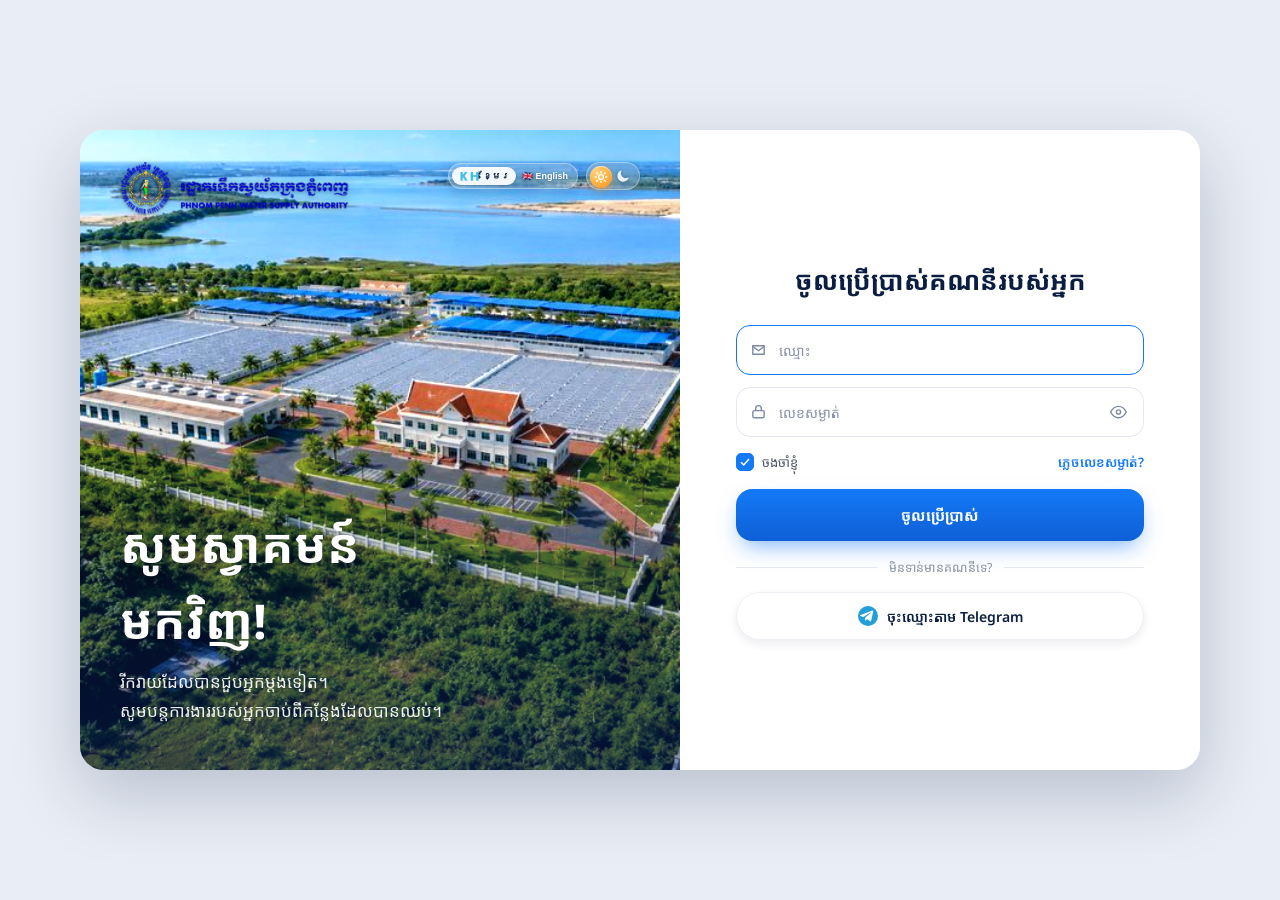
<file: psmd-admin.html>
<!doctype html>
<html lang="km"><head><meta charset="utf-8">
<meta name="viewport" content="width=device-width, initial-scale=1, viewport-fit=cover">
<title>PSMD-Digital · Admin Console</title>
<meta name="theme-color" content="#F4F7FA" media="(prefers-color-scheme: light)"><meta name="theme-color" content="#0A1A22" media="(prefers-color-scheme: dark)">
<script>try{var m=localStorage.getItem("psmd_theme")||"auto";document.documentElement.dataset.theme=(m==="auto"?matchMedia("(prefers-color-scheme: dark)").matches:m==="dark")?"dark":"light"}catch(e){}</script>
<link rel="preconnect" href="https://fonts.googleapis.com"><link rel="preconnect" href="https://fonts.gstatic.com" crossorigin>
<link href="https://fonts.googleapis.com/css2?family=Inter:wght@400;500;600;700&family=Kantumruy+Pro:wght@400;500;600;700&family=Noto+Sans+Khmer:wght@400;600;700&display=swap" rel="stylesheet">
<style>
:root{--ind:#5B5BD6;--river:#0A5C7A;--ink:#0C2B38;--muted:#4F6B77;--bg:#EAF1F3;--surface:#fff;--line:#C9D9DF;--ok:#1B7F6B;--warn:#8A5A00;--bad:#C0392B;--chip:#E3EEF2;--act:#DDEEFB;--on:#fff}
:root[data-theme="dark"]{--bg:#0A1A22;--surface:#10303D;--ink:#E6F1F5;--muted:#9DB8C4;--line:#1D4556;--river:#7CCBE6;--ok:#7FD8C0;--warn:#F4C95A;--bad:#FF8A7A;--chip:#143846;--act:#17465A;--on:#06202B}
*,*::before,*::after{box-sizing:border-box}html,body{margin:0}
body{background:var(--bg);color:var(--ink);font-family:"Kantumruy Pro","Noto Sans Khmer",system-ui,-apple-system,"Segoe UI",sans-serif;line-height:1.6;font-size:15px;padding-bottom:env(safe-area-inset-bottom,0px)}
button,input,select{font:inherit;color:inherit}
.app{display:flex;min-height:100dvh}
aside{width:256px;flex:none;transition:width .22s ease,transform .24s cubic-bezier(.2,.8,.2,1);overflow-x:hidden;background:var(--surface);border-right:1px solid var(--line);display:flex;flex-direction:column;position:sticky;top:0;height:100dvh;overflow-y:auto}
.brand{display:flex;align-items:center;gap:12px;padding:calc(14px + env(safe-area-inset-top,0px)) 16px 14px;background:var(--act);border-bottom:1px solid var(--line)}
.logo{width:42px;height:42px;border-radius:50%;background:var(--river);color:var(--on);display:grid;place-items:center;font-weight:700;flex:none}
.brand b{display:block;line-height:1.6}.brand small{color:var(--muted)}
.pill{margin-left:auto;font-size:.7rem;font-weight:700;padding:2px 10px;border-radius:99px;background:var(--chip);color:var(--river)}
.sec{font-size:.72rem;font-weight:700;color:var(--muted);padding:14px 16px 4px}
nav a{display:flex;align-items:center;gap:12px;margin:2px 8px;padding:8px 12px;border-radius:12px;text-decoration:none;color:inherit}
nav a:hover{background:var(--chip)}nav a.on{background:var(--act);color:var(--river)}
nav a .n{flex:1;min-width:0}nav a b{display:block;font-size:.93rem;line-height:1.6}nav a small{color:var(--muted);font-size:.76rem}nav a i{font-style:normal;width:22px;text-align:center}
.bd{background:var(--bad);color:#fff;border-radius:99px;font-size:.7rem;padding:0 7px}
.acct{margin-top:auto;padding:14px 16px;border-top:1px solid var(--line);font-size:.8rem;color:var(--muted)}.acct b{display:block;color:var(--ink);font-size:.95rem}
.acct a{color:var(--river);cursor:pointer;text-decoration:none}
.main{flex:1;min-width:0}
.top{position:sticky;top:0;z-index:10;display:flex;align-items:center;gap:12px;padding:calc(10px + env(safe-area-inset-top,0px)) 20px 10px;background:var(--surface);border-bottom:1px solid var(--line)}
.top h1{font-size:1.08rem;margin:0;flex:1;line-height:1.6}.top h1 small{display:block;font-weight:400;color:var(--muted);font-size:.78rem}
.ib{border:1px solid var(--line);background:var(--surface);border-radius:10px;padding:6px 12px;cursor:pointer}.burger{display:inline-block;font-size:1.05rem;line-height:1;min-width:40px;min-height:40px}.ov{display:none}nav a:focus-visible,.ib:focus-visible,.acct a:focus-visible{outline:2px solid var(--river);outline-offset:2px}nav a{white-space:nowrap}
section{max-width:1100px;margin:0 auto;padding:18px 20px 60px}
.desc{color:var(--muted);margin:0 0 14px}
.grid{display:grid;gap:12px;grid-template-columns:repeat(auto-fit,minmax(200px,1fr));margin-bottom:14px}
.card{background:var(--surface);border:1px solid var(--line);border-radius:16px;padding:14px;margin-bottom:14px}.card h2{font-size:1rem;margin:0 0 10px}
.kpi small{color:var(--muted)}.kpi .v{font-size:1.9rem;font-weight:700;line-height:1.2}
.tw{overflow-x:auto}table{border-collapse:collapse;width:100%;font-size:.9rem;min-width:520px}
th,td{padding:8px 10px;border-bottom:1px solid var(--line);text-align:center;white-space:nowrap}th:first-child,td:first-child{text-align:left}
thead th{color:var(--muted);font-size:.78rem;font-weight:600}tr.cl{cursor:pointer}tr.cl:hover{background:var(--chip)}
.st{font-size:.75rem;font-weight:600;padding:2px 10px;border-radius:99px;background:var(--chip)}
.s-Approved{color:var(--ok)}.s-Submitted,.s-Reviewed{color:var(--warn)}.s-Rejected{color:var(--bad)}.up{color:var(--warn)}.dn{color:var(--ok)}.dim{color:var(--muted)}
.btn{border:0;border-radius:10px;padding:7px 14px;background:var(--river);color:var(--on);font-weight:600;cursor:pointer}.btn.bad{background:var(--bad);color:#fff}.btn.ghost{background:var(--chip);color:var(--ink)}.btn:disabled{opacity:.5;cursor:default}
.row{display:flex;gap:8px;flex-wrap:wrap;align-items:center;margin-bottom:12px}
input[type=search],input[type=text],select{padding:7px 10px;border:1.5px solid var(--line);border-radius:10px;background:var(--surface);min-width:0}
.ap{display:flex;gap:12px;flex-wrap:wrap;align-items:center;justify-content:space-between}
.bar{height:10px;border-radius:6px;background:var(--chip);position:relative;overflow:hidden}.bar i{position:absolute;top:0;bottom:0}
.li{display:flex;gap:12px;padding:10px 0;border-bottom:1px solid var(--line);align-items:center}.li:last-child{border:0}.li small{color:var(--muted)}
.sw{position:relative;width:42px;height:24px;display:inline-block;vertical-align:middle}.sw input{opacity:0;position:absolute;inset:0;margin:0;cursor:pointer;z-index:1}
.sw s{position:absolute;inset:0;border-radius:99px;background:var(--line);transition:.15s}.sw s::after{content:"";position:absolute;top:3px;left:3px;width:18px;height:18px;border-radius:50%;background:#fff;transition:.15s}
.sw input:checked+s{background:var(--ok)}.sw input:checked+s::after{left:21px}.sw input:disabled{cursor:default}.sw input:disabled+s{opacity:.45}
.det{background:var(--bg);padding:12px!important;text-align:left!important;white-space:normal!important}
#toast{position:fixed;left:50%;bottom:calc(24px + env(safe-area-inset-bottom,0px));transform:translateX(-50%);background:var(--ink);color:var(--bg);padding:10px 18px;border-radius:12px;opacity:0;pointer-events:none;transition:.2s;z-index:50;max-width:90vw}#toast.show{opacity:1}#toast.err{background:var(--bad);color:#fff}
.g5{display:grid;grid-template-columns:repeat(auto-fit,minmax(96px,1fr));gap:8px}.g5 label{font-size:.74rem;color:var(--muted)}.g5 input{width:100%;text-align:center;font-size:1rem;font-weight:700}.g5 input.chg{background:rgba(240,180,0,.22);border-color:#E0A800}.g5 input.bd{border-color:#C0392B;background:rgba(192,57,43,.14)}.pc{display:flex;flex-direction:column;align-items:center;gap:3px}.pc .pe{font-size:.72rem;color:var(--muted);text-align:center;line-height:1.6}.pc .ol{font-size:.78rem;color:var(--muted)}.pc .dl{font-size:.8rem;font-weight:700;color:var(--muted);min-height:1.2em}.up{color:#1565C0!important}.dn{color:#C0392B!important}.ft{display:flex;justify-content:space-between;gap:8px;flex-wrap:wrap;border-top:1px dashed var(--line);margin-top:10px;padding-top:8px;font-size:.9rem}.bchg{background:rgba(240,180,0,.25);color:#8A5A00;border-radius:999px;padding:2px 12px;font-size:.78rem;font-weight:600}textarea{padding:7px 10px;border:1.5px solid var(--line);border-radius:10px;background:var(--surface);font:inherit;color:inherit}input[type=date]{padding:6px 10px;border:1.5px solid var(--line);border-radius:10px;background:var(--surface)}.ov{display:none}.center{text-align:center;padding:40px 10px}
@media(max-width:860px){aside{position:fixed;z-index:30;left:0;top:0;width:min(280px,84vw);transform:translateX(-100%);visibility:hidden;transition:transform .24s cubic-bezier(.2,.8,.2,1),visibility 0s .24s;box-shadow:none}aside.open{transform:none;visibility:visible;transition:transform .24s cubic-bezier(.2,.8,.2,1),visibility 0s;box-shadow:0 0 30px rgba(0,0,0,.3)}.ov{display:block;position:fixed;inset:0;background:rgba(6,26,34,.5);z-index:25;opacity:0;visibility:hidden;transition:opacity .24s,visibility 0s .24s}.ov.open{opacity:1;visibility:visible;transition:opacity .24s,visibility 0s}nav a{padding:11px 12px}section{padding:14px 12px 60px}.top{padding-left:12px;padding-right:12px}body.lock{overflow:hidden}}
@media(min-width:861px){.app.mini aside{width:68px}.app.mini .brand{padding-left:13px;padding-right:13px;justify-content:center}.app.mini .brand>div:nth-child(2),.app.mini .pill,.app.mini .sec,.app.mini nav a .n,.app.mini .acct{display:none}.app.mini nav a{justify-content:center;margin:2px 10px;padding:10px 0;position:relative}.app.mini nav a i{width:auto;font-size:1.15rem}.app.mini nav a .bd{position:absolute;top:2px;right:4px;min-width:8px;height:8px;padding:0;font-size:0}.app.mini nav a[title]:hover::after{content:attr(title);position:fixed;left:76px;background:var(--ink);color:var(--bg);padding:4px 10px;border-radius:8px;font-size:.8rem;z-index:40;pointer-events:none}}
@media(prefers-reduced-motion:reduce){aside,.ov,.sw s,.sw s::after,#toast{transition:none!important}}

/* ===== 02 Dashboard KPI + 03 Data table ===== */
.k4{display:grid;gap:12px;grid-template-columns:repeat(4,minmax(0,1fr));margin-bottom:14px}.k4 .kpi{margin:0}
.kpi{border-left:4px solid var(--ac,var(--river));cursor:pointer;transition:transform .15s,box-shadow .15s,border-color .15s}
.kpi:hover{transform:translateY(-2px);box-shadow:0 6px 18px rgba(6,55,74,.12)}.kpi:focus-visible{outline:2px solid var(--river);outline-offset:2px}
.kpi small{display:block;line-height:1.6}.kpi .v{color:var(--ac,var(--ink))}.kpi .lb{font-weight:600;color:var(--ink);font-size:.82rem}
.alert{display:flex;gap:10px;align-items:center;flex-wrap:wrap;border-color:var(--warn);background:color-mix(in srgb,var(--warn) 10%,var(--surface))}
.card .hd{display:flex;align-items:center;justify-content:space-between;gap:8px;margin-bottom:10px}.card .hd h2{margin:0}.lk{color:var(--river);font-size:.85rem;cursor:pointer;background:none;border:0;padding:4px 6px;border-radius:8px}.lk:hover{background:var(--chip)}
.tool{display:flex;flex-direction:column;gap:10px}.chips{display:flex;gap:8px;flex-wrap:wrap}
.chip{display:inline-flex;align-items:center;gap:8px;border:1px solid var(--line);background:var(--surface);border-radius:99px;padding:5px 12px;cursor:pointer;font-size:.85rem}.chip b{background:var(--chip);border-radius:99px;padding:0 8px;font-size:.75rem}
.chip:hover{background:var(--chip)}.chip.on{background:var(--river);border-color:var(--river);color:var(--on)}.chip.on b{background:rgba(255,255,255,.25);color:inherit}
.st{display:inline-flex;align-items:center;gap:6px}.st[class*=" s-"]::before{content:"";width:7px;height:7px;border-radius:50%;background:currentColor}
.st.s-Approved{background:color-mix(in srgb,var(--ok) 14%,transparent)}.st.s-Submitted,.st.s-Reviewed{background:color-mix(in srgb,var(--warn) 16%,transparent)}.st.s-Rejected{background:color-mix(in srgb,var(--bad) 14%,transparent)}
.ft2{min-width:0}.ft2 td:nth-child(3),.ft2 th:nth-child(3),.ft2 td:nth-child(4),.ft2 th:nth-child(4){text-align:left}.ft2 th.cv,.ft2 td.cv{width:34px;padding-left:4px;padding-right:12px;color:var(--muted)}
.ft2 th[data-sort]{cursor:pointer;user-select:none}.ft2 th[data-sort]:hover{color:var(--ink)}.ft2 th[data-sort]:focus-visible{outline:2px solid var(--river);outline-offset:-2px}.ar{opacity:.55;margin-left:5px;font-size:.7em}.ft2 th[aria-sort="ascending"] .ar,.ft2 th[aria-sort="descending"] .ar{opacity:1;color:var(--river)}
.ft2 tr.cl:focus-visible{outline:2px solid var(--river);outline-offset:-2px}.ft2 tr.opn{background:var(--chip)}.ft2 td small.mo{display:none}
.sc{max-height:68vh;overflow:auto}.sc thead th{position:sticky;top:0;z-index:2;background:var(--surface);box-shadow:0 1px 0 var(--line)}
.rc{padding:10px 14px;font-size:.82rem}.empty{padding:36px 16px;text-align:center;color:var(--muted)}
.meta{display:flex;gap:20px;flex-wrap:wrap;margin-bottom:10px}.meta span small{display:block;color:var(--muted);font-size:.74rem}
@media(max-width:860px){.k4{grid-template-columns:repeat(2,minmax(0,1fr))}}
@media(max-width:640px){.ft2 .hm{display:none}.ft2 td small.mo{display:block;font-size:.76rem}.kpi .v{font-size:1.6rem}}

/* ===== UI 2.0 skin (CSS only: markup, JS, API and permissions are untouched) ===== */
:root{--navy:#123047;--teal:#087E8B;--river:#087E8B;--ink:#183247;--muted:#647789;--bg:#F4F7FA;--surface:#fff;--line:#DCE5EC;--ok:#16866A;--warn:#8A5A00;--bad:#C53A3A;--chip:#EDF2F6;--act:#E1F1F3;--on:#fff;--sh:0 1px 2px rgba(18,48,71,.05),0 2px 8px rgba(18,48,71,.04);--r:12px}
:root[data-theme="dark"]{--navy:#0A2230;--teal:#4FC3CF;--river:#4FC3CF;--bg:#0A1A22;--surface:#10303D;--ink:#E6F1F5;--muted:#9DB8C4;--line:#1D4556;--ok:#7FD8C0;--warn:#F4C95A;--bad:#FF8A7A;--chip:#143846;--act:#17465A;--on:#06202B;--sh:none}
body{font-family:Inter,"Kantumruy Pro","Kantumruy Pro","Noto Sans Khmer",system-ui,-apple-system,"Segoe UI",sans-serif;font-size:14.5px;-webkit-font-smoothing:antialiased}
:focus-visible{outline:2px solid var(--teal);outline-offset:2px}
aside{background:var(--navy);border-right:0;color:#D6E4EC}
.brand{background:transparent;border-bottom:1px solid rgba(255,255,255,.1)}.brand b{color:#fff}.brand small{color:#9DB8C4}
.logo{background:var(--teal);color:#fff}.pill{background:rgba(255,255,255,.14);color:#fff}
.sec{color:#8FB0C2;letter-spacing:0}
nav a{color:#D6E4EC;border-radius:10px;position:relative}nav a small{color:#9DB8C4}
nav a:hover{background:rgba(255,255,255,.08)}
nav a.on{background:rgba(8,126,139,.38);color:#fff}nav a.on small{color:#CFE6EC}
nav a.on::before{content:"";position:absolute;left:-8px;top:8px;bottom:8px;width:3px;border-radius:0 3px 3px 0;background:#4FC3CF}
.acct{border-top:1px solid rgba(255,255,255,.1);color:#9DB8C4}.acct b{color:#fff}.acct a{color:#7ED6DF}
.top{box-shadow:var(--sh)}.top h1{font-weight:700;color:var(--ink)}
.ib{border-radius:8px;min-height:36px}.ib:hover{background:var(--chip)}
section{max-width:1180px}
.card{border-radius:var(--r);box-shadow:var(--sh)}.card h2{font-weight:600;font-size:.98rem}
.kpi{border-left-width:3px}.kpi .v{font-variant-numeric:tabular-nums;letter-spacing:-.01em}
.kpi:hover{box-shadow:0 6px 16px rgba(18,48,71,.1)}
table{font-variant-numeric:tabular-nums}
th,td{padding:9px 12px}
thead th{background:var(--chip);color:var(--muted);font-weight:600}
.sc thead th{background:var(--chip)}
tbody tr:last-child td{border-bottom:0}tr.cl:hover{background:var(--act)}
.btn{border-radius:8px;min-height:36px;padding:7px 16px;transition:filter .15s}.btn:hover:not(:disabled){filter:brightness(1.08)}
.btn.ghost{background:var(--surface);border:1px solid var(--line);color:var(--ink)}.btn.ghost:hover:not(:disabled){background:var(--chip);filter:none}
input[type=search],input[type=text],select,.g5 input{border:1px solid var(--line);border-radius:8px;min-height:36px;background:var(--surface)}
input[type=search]:focus,input[type=text]:focus,select:focus,.g5 input:focus{outline:0;border-color:var(--teal);box-shadow:0 0 0 3px color-mix(in srgb,var(--teal) 22%,transparent)}
.chip{min-height:32px}.chip.on{background:var(--navy);border-color:var(--navy);color:#fff}
.st{font-weight:600}
.alert{border-radius:var(--r)}
#toast{border-radius:10px;box-shadow:0 8px 24px rgba(18,48,71,.25)}
.empty,.center{color:var(--muted)}
.crumb{font-size:.72rem;font-weight:400;color:var(--muted);line-height:1.6}
.gs{width:230px;max-width:30vw}
.pgr{display:flex;gap:12px;align-items:center;justify-content:center;padding:10px;border-top:1px solid var(--line);font-variant-numeric:tabular-nums}
@media(max-width:640px){.gs{display:none}}
@media(max-width:860px){aside{box-shadow:0 0 40px rgba(0,0,0,.35)}}
/* Phase 6 fix: long Khmer menu labels wrap instead of being clipped */
nav a b,nav a small{white-space:normal;overflow-wrap:anywhere}nav a .n{line-height:1.6}.sec{white-space:normal}
/* Dashboard 2.0 (section 1): KPI icons, alert, chart row */
.kpi .kh{display:flex;align-items:center;justify-content:space-between;gap:8px}.kpi .ic{width:30px;height:30px;border-radius:8px;display:grid;place-items:center;background:color-mix(in srgb,var(--ac,var(--river)) 14%,transparent);color:var(--ac,var(--river));font-size:.95rem;flex:none}
.alert .ai{width:36px;height:36px;border-radius:10px;display:grid;place-items:center;background:color-mix(in srgb,var(--warn) 18%,transparent);color:var(--warn);flex:none}
.dg2{display:grid;gap:14px;grid-template-columns:minmax(0,2fr) minmax(0,1fr);align-items:start}.dg2 .card{margin-bottom:14px}.card .hd select{min-height:32px}
@media(max-width:860px){.dg2{grid-template-columns:minmax(0,1fr)}}
/* Section 2: Current Setpoint */
.cp-tt{display:flex;gap:12px;align-items:center;justify-content:space-between;flex-wrap:wrap}.cp-tt h2{margin:0;display:flex;align-items:center;gap:8px;flex-wrap:wrap}
.cp-live{font-size:.68rem;font-weight:600;padding:2px 8px;border-radius:999px;background:color-mix(in srgb,var(--ok) 14%,transparent);color:var(--ok);border:1px solid color-mix(in srgb,var(--ok) 40%,transparent)}
.cp-tools{display:flex;gap:8px;align-items:center;flex-wrap:wrap}.cp-tools input{min-width:170px}
.cp-seg{display:inline-flex;background:var(--chip);border-radius:10px;padding:3px;gap:2px}.cp-seg button{border:0;background:none;padding:5px 12px;border-radius:8px;font:inherit;font-size:.82rem;color:var(--muted);cursor:pointer;min-height:30px}.cp-seg button.on{background:var(--surface);color:var(--text);font-weight:700;box-shadow:0 1px 3px rgba(0,0,0,.12)}
.btn.dark{background:#1f2d3d;color:#fff}.cp-card{padding:0;overflow:hidden}.cp-cap{display:flex;justify-content:space-between;gap:8px;flex-wrap:wrap;padding:12px 16px;font-size:.8rem}
.cpt{width:100%;border-collapse:collapse}.cpt th{background:var(--chip);font-size:.78rem;padding:12px 10px;white-space:nowrap}.cpt td{padding:12px 10px;border-top:1px solid var(--line);vertical-align:middle}.cpt .c{text-align:center}
.cp-dot{display:inline-block;width:8px;height:8px;border-radius:50%;margin-right:8px}.cp-m{display:block;font-size:1rem}.cp-s{display:block;font-size:.72rem;color:var(--muted);margin-top:2px}.cp-blue{color:var(--river)}
.cpt .cp-av{background:color-mix(in srgb,var(--river) 7%,transparent)}.cp-u{color:var(--warn);font-weight:600}.cp-d{color:var(--river);font-weight:600}.cp-n{color:var(--muted)}
.cp-ft{display:flex;justify-content:space-between;gap:8px;flex-wrap:wrap;padding:12px 16px;border-top:1px solid var(--line);font-size:.8rem;color:var(--muted)}
/* animated sparkline */
.cp-ln{stroke-dasharray:1;stroke-dashoffset:1;animation:cpdraw 1.1s ease-out forwards}
.cp-ar{opacity:0;animation:cpfade .8s ease-out forwards;--o:.14}
.cp-pl{opacity:0;animation:cpfade .3s ease-out forwards;--o:1}
.cp-pu{opacity:0;transform-box:fill-box;transform-origin:center;animation:cppulse 1.8s ease-out infinite}
@keyframes cpdraw{to{stroke-dashoffset:0}}@keyframes cpfade{to{opacity:var(--o)}}
@keyframes cppulse{0%{opacity:.55;transform:scale(1)}100%{opacity:0;transform:scale(3.2)}}
@media(prefers-reduced-motion:reduce){.cp-ln{animation:none;stroke-dashoffset:0}.cp-ar{animation:none;opacity:.14}.cp-pl{animation:none;opacity:1}.cp-pu{animation:none;display:none}}
/* Section 3: Trend */
.tr-bar{display:flex;flex-wrap:wrap;gap:8px;align-items:center}.tr-sp{flex:1}.tr-d input{min-height:34px}
.tr-k{border-left:4px solid var(--ac)}.tr-k .v{font-size:1.5rem;font-weight:700;color:var(--ac);margin:4px 0}
.tr-lg{display:flex;gap:12px;flex-wrap:wrap;font-size:.78rem;color:var(--muted)}.tr-lg i{display:inline-block;width:9px;height:9px;border-radius:50%;margin-right:5px}
.tr-wrap{position:relative}.tr-wrap svg{width:100%;height:auto;display:block;touch-action:pan-y}
.tr-tip{position:absolute;transform:translateX(-50%);background:var(--surface);border:1px solid var(--line);box-shadow:0 4px 14px rgba(0,0,0,.18);border-radius:10px;padding:6px 10px;font-size:.8rem;pointer-events:none;opacity:0;transition:opacity .12s;white-space:nowrap;z-index:2}
.tr-ln{stroke-dasharray:1;stroke-dashoffset:1;animation:cpdraw 1.8s cubic-bezier(.4,0,.2,1) forwards}
.tr-ar{opacity:0;animation:cpfade 1s ease-out .9s forwards;--o:1}
.tr-pt{opacity:0;transform-box:fill-box;transform-origin:center;animation:trpop .45s cubic-bezier(.3,1.6,.5,1) forwards}
.tr-pu{opacity:0;transform-box:fill-box;transform-origin:center;animation:cppulse 1.8s ease-out 2.2s infinite}
@keyframes trpop{from{opacity:0;transform:scale(0)}to{opacity:1;transform:scale(1)}}
@media(prefers-reduced-motion:reduce){.tr-ln{animation:none;stroke-dashoffset:0}.tr-ar{animation:none;opacity:1}.tr-pt{animation:none;opacity:1}.tr-pu{display:none}}
/* Dashboard animation */
@keyframes dfade{from{opacity:0;transform:translateY(14px)}to{opacity:1;transform:none}}
@keyframes dgrow{from{transform:scaleX(0)}to{transform:scaleX(1)}}
@keyframes dring{0%{box-shadow:0 0 0 0 color-mix(in srgb,var(--warn) 55%,transparent)}100%{box-shadow:0 0 0 12px transparent}}
#v.anim .alert,#v.anim .k4 .kpi,#v.anim .dg2>.card,#v.anim>.card:not(.alert){animation:dfade .6s cubic-bezier(.2,.7,.2,1) both;animation-delay:calc(var(--i,0)*80ms)}
#v.anim tbody tr{animation:dfade .5s ease-out both;animation-delay:calc(650ms + var(--r,0)*70ms)}
#v.anim .dg2 .li .bar i{transform-origin:left center;animation:dgrow .9s cubic-bezier(.2,.7,.2,1) both;animation-delay:calc(350ms + var(--r,0)*90ms)}
.alert .ai{animation:dring 2s ease-out infinite}
@media(prefers-reduced-motion:reduce){#v.anim *{animation:none!important}.alert .ai{animation:none}}
/* ===== Sidebar 3.0 (matches the reference design) ===== */
aside{background:#0C1B2B;width:264px}
.brand{gap:10px;padding:calc(18px + env(safe-area-inset-top,0px)) 14px 12px 16px;border-bottom:0}
.brand .logo{width:40px;height:40px;border-radius:12px;background:linear-gradient(135deg,#1CC8B4,#1E7BE0);color:#fff;font-size:.95rem;letter-spacing:.02em}
.brand b{font-size:1rem;color:#fff}.brand small{color:#4FC3E6;font-size:.72rem;font-weight:500}
.brand .pill{display:none}
.brand .cl{margin-left:auto;border:0;background:transparent;color:#9DB8C4;font-size:1.35rem;line-height:1;cursor:pointer;padding:6px 8px;border-radius:8px}
.brand .cl:hover{background:rgba(255,255,255,.08);color:#fff}
.sec{font-size:.68rem;letter-spacing:0;color:#8AA0B3;padding:18px 18px 6px}
nav a{gap:12px;margin:2px 10px;padding:9px 12px;border-radius:12px}
nav a i{width:24px;height:24px;display:grid;place-items:center;flex:none}
nav a i svg{width:20px;height:20px;display:block}
nav a b{color:#E8F0F6;font-weight:600;font-size:.9rem}
nav a small{font-size:.74rem;color:#93A8BA}
nav a.on{background:#1B7FD3;color:#fff}nav a.on b{color:#fff}nav a.on small{color:#D6EBFF}nav a.on::before{display:none}
nav a.on i{color:#fff!important}
nav a .c1{color:#2F9BFF}nav a .c2{color:#6CB6FF}nav a .c3{color:#F5A623}nav a .c4{color:#8B7CF6}nav a .c5{color:#6C8CFF}
nav a .c6{color:#2ECC71}nav a .c7{color:#4DA3FF}nav a .c8{color:#36C5B0}nav a .c9{color:#F06292}nav a .c10{color:#F5C518}nav a .c11{color:#8A9BB0}
nav a .bd{background:rgba(245,166,35,.16);color:#F5C16B;border:1.5px solid #B8892F;min-width:22px;height:22px;display:grid;place-items:center;padding:0 5px;font-weight:700;font-size:.72rem;line-height:1}
.acct{display:flex;align-items:center;gap:10px;padding:14px 16px calc(14px + env(safe-area-inset-bottom,0px));border-top:1px solid rgba(255,255,255,.08)}
.acct .av{width:40px;height:40px;border-radius:50%;background:#17344D;border:1px solid rgba(255,255,255,.14);color:#fff;display:grid;place-items:center;font-weight:700;font-size:.78rem;text-decoration:none;flex:none;overflow:hidden;white-space:nowrap}
.acct .wt{flex:1;min-width:0}.acct .wt b{font-size:.92rem;white-space:nowrap;overflow:hidden;text-overflow:ellipsis;color:#fff}
.acct .wt small{display:block;color:#4FC3E6;font-size:.76rem}
.acct .lg{border:0;background:transparent;color:#9DB8C4;padding:8px;border-radius:8px;cursor:pointer;display:grid;place-items:center}
.acct .lg:hover{background:rgba(255,255,255,.08);color:#fff}
@media(min-width:861px){.app.mini .brand{flex-direction:column;gap:8px;padding-bottom:10px}.app.mini .brand .cl{display:block;margin:0;transform:rotate(180deg)}.burger{display:none}.app.mini .acct{display:flex;justify-content:center;padding:14px 0}.app.mini .acct .wt,.app.mini .acct .lg{display:none}.app.mini nav a i{width:auto;height:auto}}
</style></head>
<body><div class="app">
<aside id="side"><div class="brand"><div class="logo">PS</div><div><b>PSMD-Digital</b><small>PRD-Set-Point System</small></div><span class="pill">ADMIN</span><button class="cl" id="cl" type="button" aria-label="បិទ/បើក Sidebar" title="បិទ/បើក Sidebar">«</button></div>
<nav id="nav"></nav>
<div class="acct"><a class="av" id="av" href="index.html" title="‹ ត្រឡប់ទៅ Hub">--</a><div class="wt"><b id="who">Admin Account</b><small id="whr"></small></div><button class="lg" id="lo" type="button" title="Logout" aria-label="Logout"><svg viewBox="0 0 24 24" width="20" height="20" fill="none" stroke="currentColor" stroke-width="2" stroke-linecap="round" stroke-linejoin="round"><path d="M9 4H5a1 1 0 0 0-1 1v14a1 1 0 0 0 1 1h4"/><path d="M16 8l4 4-4 4"/><path d="M20 12H9"/></svg></button></div></aside>
<div class="ov" id="ov"></div>
<div class="main"><div class="top"><button class="ib burger" id="bg" aria-label="Menu">☰</button><h1 id="ttl"></h1><input type="search" id="gs" class="gs" placeholder="ស្វែងរក Forms…" aria-label="ស្វែងរក Forms"><button class="btn" id="nw" style="display:none">＋ បង្កើតថ្មី</button><button class="ib" id="rf" title="Refresh">↻</button><button class="ib" id="th" title="Theme">◐</button></div><section id="v"><div class="center">កំពុងផ្ទុក...</div></section></div></div>
<div id="toast" role="status"></div>
<script>
const API_URL="https://script.google.com/macros/s/AKfycbzPONW4laTD2yW_574x9-tiOEObbiF1OlDhsBgHq44_2aDxNZ-_EVC8yE5AIz7ef5o/exec";
const HUB_KEYS=["psmd_digital_session_v1","psmd_digital_checked_v1","psmd_digital_me_v1"];
const $=s=>document.querySelector(s),esc=s=>String(s==null?"":s).replace(/[&<>"']/g,c=>({"&":"&amp;","<":"&lt;",">":"&gt;",'"':"&quot;","'":"&#39;"}[c]));
const f2=n=>(Math.round(Number(n)*100)/100).toFixed(2),avg=a=>a.reduce((s,x)=>s+Number(x),0)/a.length,gp=g=>Math.abs(g)<.005?"0.00":(g>0?"+":"")+f2(g);
const fd=ms=>ms?new Date(ms).toLocaleDateString("en-GB",{timeZone:"Asia/Phnom_Penh"}):"-",fdt=ms=>ms?new Date(ms).toLocaleString("en-GB",{timeZone:"Asia/Phnom_Penh",hour12:false}).replace(",",""):"-";
const ST={Draft:"ព្រាង",Submitted:"រង់ចាំត្រួតពិនិត្យ",Reviewed:"រង់ចាំអនុម័ត",Approved:"បានអនុម័ត",Rejected:"បានបដិសេធ"};
const stc=s=>`<span class="st s-${esc(s)}">${ST[s]||esc(s)}</span>`;
const ACT={rv:"Review",ra:"Review + Approve (ជ.)",ap:"Approve",rj:"Reject",em:"⚡ អនុម័តបន្ទាន់"};
function toast(m,e){const t=$("#toast");t.textContent=m;t.className="show"+(e?" err":"");clearTimeout(toast.t);toast.t=setTimeout(()=>t.className="",e?4500:2200)}
/* session from Hub */
function readSession(){const m=/psmd_session=([^&]+)/.exec(location.hash);if(m){try{sessionStorage.setItem("sp_session",decodeURIComponent(m[1]))}catch(e){}history.replaceState(null,"",location.pathname+location.search)}
 try{return sessionStorage.getItem("sp_session")||localStorage.getItem("psmd_digital_session_v1")||""}catch(e){return""}}
const SESSION=readSession();
function logout(){try{HUB_KEYS.forEach(k=>localStorage.removeItem(k));sessionStorage.removeItem("sp_session")}catch(e){}location.replace("index.html")}
async function api(action,payload,extra,ms){const c=new AbortController(),t=setTimeout(()=>c.abort(),ms||60000);let res;
 try{const r=await fetch(API_URL,{method:"POST",redirect:"follow",signal:c.signal,body:JSON.stringify(Object.assign({action,initData:"",browserSession:SESSION,payload:payload||{}},extra||{}))});res=await r.json()}
 catch(e){throw new Error(e.name==="AbortError"?"ចំណាយពេលយូរពេក សូមសាកម្តងទៀត":"មិនអាចភ្ជាប់ទៅម៉ាស៊ីនបម្រើបានទេ")}finally{clearTimeout(t)}
 if(!res.ok){if(res.error==="session_invalid"){toast("សម័យចូលប្រើផុតកំណត់",1);setTimeout(logout,1200)}
  throw new Error(res.error==="not_registered"?"គណនីមិនទាន់មានក្នុងបញ្ជីអ្នកប្រើ Set-Point ឬមិន Active":res.error==="unknown_action"?"Backend មិនទាន់បន្ថែម AdminWeb.gs / deploy version ថ្មី":res.error)}return res}
/* sidebar icons (coloured SVG) + Khmer numerals */
const kn=n=>String(n).replace(/\d/g,d=>"០១២៣៤៥៦៧៨៩"[d]);
const SV=p=>`<svg viewBox="0 0 24 24" aria-hidden="true">${p}</svg>`,SK='fill="none" stroke="currentColor" stroke-width="2.2" stroke-linecap="round" stroke-linejoin="round"';
const IC={
"1":SV('<path d="M11 3.1a9 9 0 1 0 9.9 9.9H11z" fill="currentColor"/><path d="M13.5 2.2A9 9 0 0 1 21.8 10.5h-8.3z" fill="currentColor"/>'),
"2":SV(`<path d="M4.5 17a8 8 0 1 1 15 0" ${SK}/><path d="M12 15.5l3.6-4.6" ${SK}/><circle cx="12" cy="16" r="1.4" fill="currentColor"/>`),
"3":SV(`<path d="M3.5 4v16.5H21" ${SK}/><path d="M7 15l4-4.5 3 3 5-6.5" ${SK}/>`),
"4":SV(`<path d="M4 7h9M17 7h3M4 12h3M11 12h9M4 17h11M19 17h1" ${SK}/><circle cx="15" cy="7" r="2" fill="currentColor"/><circle cx="9" cy="12" r="2" fill="currentColor"/><circle cx="17" cy="17" r="2" fill="currentColor"/>`),
"5":SV('<path d="M14.8 4.2l5 5L9.6 19.4 4 20l.6-5.6z" fill="currentColor"/><path d="M4 21.5h16" stroke="currentColor" stroke-width="2" stroke-linecap="round"/>'),
"6":SV('<circle cx="12" cy="12" r="9.2" fill="currentColor"/><path d="M7.8 12.4l2.9 2.9 5.6-6" fill="none" stroke="#0C1B2B" stroke-width="2.4" stroke-linecap="round" stroke-linejoin="round"/>'),
"7":SV('<circle cx="9" cy="8" r="3.6" fill="currentColor"/><path d="M2.5 20c0-3.6 2.9-6 6.5-6s6.5 2.4 6.5 6z" fill="currentColor"/><circle cx="17" cy="9" r="2.8" fill="currentColor" opacity=".75"/><path d="M17 14c2.8 0 4.8 1.8 4.8 4.6V20h-4.3c0-2.2-.7-4.1-2-5.4a5 5 0 0 1 1.5-.6z" fill="currentColor" opacity=".75"/>'),
"8":SV('<circle cx="9.5" cy="8" r="3.8" fill="currentColor"/><path d="M2.5 20c0-3.7 3-6 7-6 1.3 0 2.5.2 3.5.7V20z" fill="currentColor"/><path d="M18 11l3.5 1.4v3.2c0 2.2-1.5 3.7-3.5 4.4-2-.7-3.5-2.2-3.5-4.4v-3.2z" fill="currentColor"/>'),
"9":SV(`<path d="M3.8 12a8.2 8.2 0 1 0 2.5-5.9" ${SK}/><path d="M3.5 3.8v4.3h4.3" ${SK}/><path d="M12 7.8V12l3 2" ${SK}/>`),
"10":SV('<path d="M12 2.8a6.2 6.2 0 0 0-6.2 6.2v3.6L4 16.2v1.3h16v-1.3l-1.8-3.6V9A6.2 6.2 0 0 0 12 2.8z" fill="currentColor"/><path d="M9.6 19.2a2.5 2.5 0 0 0 4.8 0z" fill="currentColor"/>'),
"11":SV('<circle cx="12" cy="12" r="2.8" fill="currentColor"/><circle cx="12" cy="12" r="6.4" fill="none" stroke="currentColor" stroke-width="2.6"/><circle cx="12" cy="12" r="8.6" fill="none" stroke="currentColor" stroke-width="3.2" stroke-dasharray="2.9 3.6"/>')
};
const initials=n=>{const w=String(n||"").trim().split(/\s+/)[0]||"";try{return Array.from(new Intl.Segmenter("km",{granularity:"grapheme"}).segment(w),x=>x.segment).slice(0,3).join("")||"--"}catch(e){return Array.from(w).slice(0,3).join("")||"--"}};
/* menu */
const M=[["1","ផ្ទាំងសង្ខេប","Dashboard Overview","▦","សង្ខេប Current Setpoint, Forms និងស្ថានភាពអនុម័ត"],["2","សម្ពាធកំណត់បច្ចុប្បន្ន","Current Setpoint","◔","Setpoint ចុងក្រោយដែលបានអនុម័ត តាមរោងចក្រ និងចន្លោះម៉ោង"],["3","និន្នាការ","Trend : All plants / Avg","↗","ប្រវត្តិ Setpoint តាមពេលវេលា"],["4","ការផ្លាស់ប្តូរមធ្យមភាគ","Avg Change by Plant","▥","ការប្តូរជាមធ្យម New − Old តាមរោងចក្រ"],["5","លិខិតស្នើ","Forms","❏","ស្វែងរក មើល និងទាញ PDF នៃទម្រង់ Setpoint"],["6","ការអនុម័ត","Approval Management","✓","ពិនិត្យ អនុម័ត ឬបដិសេធសំណើ"],["7","គ្រប់គ្រងអ្នកប្រើប្រាស់","User Management","☺","អ្នកចុះហត្ថលេខា (Users sheet) — សិទ្ធិចូលមកពី Staff_List"],["8","សិទ្ធិ និងតួនាទី","Roles & Permissions","⛨","សិទ្ធិចូលមកពី Staff_List · ហត្ថលេខាមកពី Users"],["9","កំណត់ត្រាសកម្មភាព","Audit Log","↺","ការកែប្រែ ការអនុម័ត និងសកម្មភាពអ្នកប្រើ"],["10","ការជូនដំណឹង","Notifications","🔔","សំណើថ្មី និងស្ថានភាពអនុម័ត"],["11","ការកំណត់ប្រព័ន្ធ","Admin Settings","⚙","រោងចក្រ ចន្លោះម៉ោង និងការកំណត់ទូទៅ"]];
let dAn=null,trR="ALL",trF="",trT="",trV="chart",cps="all",cpq="",dtm="Avg",S=null,open=null,fq="",fs="",hf="",tp="-1",tm="Avg",cf="";
const tbl=(h,r)=>`<div class="tw"><table><thead><tr>${h.map(x=>`<th>${x}</th>`).join("")}</tr></thead><tbody>${r.join("")}</tbody></table></div>`;
const pend=()=>S?S.forms.filter(f=>f.acts.some(a=>a!=="rj"&&a!=="em")).length:0;
const appr=()=>S.forms.filter(f=>f.status==="Approved"&&f.vals&&Object.keys(f.vals).length).sort((a,b)=>(a.date-b.date)||(a.no<b.no?-1:a.no>b.no?1:0));
/* views */
const V={
1(){const a=S.plants.map(p=>avg(S.current[p]?S.current[p].v:[0])),nw=new Date(),
 ts=Object.values(S.current).map(c=>c.t).filter(Boolean),last=ts.length?Math.max(...ts):0,
 wait=S.forms.filter(f=>f.status==="Submitted"||f.status==="Reviewed").length,
 ok=S.forms.filter(f=>f.status==="Approved"),
 mo=ok.filter(f=>{if(!f.date)return false;const d=new Date(f.date);return d.getFullYear()===nw.getFullYear()&&d.getMonth()===nw.getMonth()}).length,
 rj=S.forms.filter(f=>f.status==="Rejected").length,mine=pend(),adm=S.menus.includes("6"),
  K=(c,lb,v,sub,go,fl,ic)=>`<div class="card kpi" style="--ac:var(${c})" role="link" tabindex="0" data-go="${go}"${fl!==undefined?` data-fs="${fl}"`:""}><div class="kh"><small class="lb">${lb}</small><span class="ic" aria-hidden="true">${ic}</span></div><div class="v">${v}</div><small class="dim">${sub}</small></div>`;
  return `${adm&&mine?`<div class="card alert" role="status"><span class="ai" aria-hidden="true">⚠</span><span><b>មាន ${mine} ទម្រង់កំពុងរង់ចាំការសម្រេចរបស់អ្នក</b><br><small class="dim">សូមពិនិត្យឡើងវិញ និងធ្វើការអនុម័តដើម្បីបន្តការអនុវត្ត Setpoint ថ្មី។</small></span><button class="btn" data-go="6" style="margin-left:auto">ទៅការអនុម័ត ›</button></div>`:""}
  <div class="k4">${K("--river","រោងចក្រ",S.plants.length,esc(S.plants.join(" · ")),"2",undefined,"▦")}${K("--river","Setpoint ដែលកំពុងប្រើ",f2(avg(a)),"មធ្យមគ្រប់រោងចក្រ · កែចុងក្រោយ "+fd(last),"2",undefined,"◔")}${K("--warn","សំណើរង់ចាំការអនុម័ត",wait,adm?"រង់ចាំអ្នក "+mine+" · Forms":"Forms","5","PEND","⏱")}${K("--ok","សំណើដែលបានអនុម័ត",ok.length,"ខែនេះ "+mo+" · បដិសេធ "+rj,"5","Approved","✓")}</div>
  <div class="dg2"><div class="card"><div class="hd"><div><h2>ប្រវត្តិ Setpoint តាមពេលវេលា</h2><small class="dim">មធ្យមគ្រប់រោងចក្រ · ពី Forms ដែលបានអនុម័តពិត (១២ ចុងក្រោយ)</small></div><select id="dtm" aria-label="របៀបគណនា">${["Avg","Max","Min"].map(x=>`<option${dtm===x?" selected":""}>${x}</option>`).join("")}</select></div><div id="dch"></div></div>
  <div class="card"><div class="hd"><h2>Setpoint មធ្យមតាមរោងចក្រ</h2><small class="dim">${S.plants.length} Plants</small></div>${S.plants.map((p,i)=>`<div class="li"><span style="width:48px">${esc(p)}</span><div class="bar" style="flex:1"><i style="left:0;width:${Math.min(100,a[i]/6*100)}%;background:var(--river)"></i></div><b>${f2(a[i])}</b></div>`).join("")}</div></div>
  <div class="card"><div class="hd"><div><h2>Forms ថ្មីៗ</h2><small class="dim">ចុចលើជួរដើម្បីមើលព័ត៌មានលម្អិត</small></div><button class="lk" data-go="5" data-fs="">មើលទាំងអស់ ›</button></div>${formsTbl(S.forms.slice(0,6),{click:true})}</div>`},
2(){const L=appr(),lat=L[L.length-1],rows=cpRows(),seg=[["all","ទាំងអស់"],["up","កើនឡើង"],["dn","ថយចុះ"]];
 return `<div class="card cp-hd"><div class="cp-tt"><div><h2>សម្ពាធកំណត់បច្ចុប្បន្ន (Current Setpoint) <span class="cp-live">Active</span></h2><small class="dim">${lat&&lat.window?"កាលបរិច្ឆេទអនុវត្ត៖ <b>"+esc(lat.window)+"</b> · ":""}តម្លៃគិតជា bar</small></div>
 <div class="cp-tools"><div class="cp-seg" role="group" aria-label="តម្រងការផ្លាស់ប្តូរ">${seg.map(([k,n])=>`<button type="button" data-cps="${k}" aria-pressed="${cps===k}" class="${cps===k?"on":""}">${n}</button>`).join("")}</div>
 <input id="cpq" type="search" placeholder="ស្វែងរកឈ្មោះរោងចក្រ..." aria-label="ស្វែងរករោងចក្រ" value="${esc(cpq)}"><button type="button" class="btn ghost" id="cpcopy">⧉ ចម្លងជាអត្ថបទ</button><button type="button" class="btn dark" id="cpcsv">⬇ Export CSV</button><button type="button" class="btn dark" id="cppdf">⬇ Export PDF</button></div></div></div>
 <div class="card cp-card"><div class="cp-cap"><b>SETPOINT តាមចន្លោះម៉ោង និងមធ្យមភាពប្រចាំថ្ងៃ</b><small class="dim">ⓘ តួលេខតូចខាងក្រោមបង្ហាញតម្លៃចាស់ និង Gap (ថ្មី − ចាស់)</small></div><div id="cpt">${cpTable()}</div></div>`},
3(){const R=[["7D","7D"],["30D","30D"],["3M","3M"],["1Y","1Y"],["ALL","ALL"]],dr=trDates();
 return `<div class="card tr-bar"><div class="cp-seg" role="group" aria-label="ជួរពេលវេលា">${R.map(([k,n])=>`<button type="button" data-trg="${k}" aria-pressed="${trR===k}" class="${trR===k?"on":""}">${n}</button>`).join("")}</div>
 <label class="tr-d"><input type="date" id="trf" aria-label="ចាប់ពីថ្ងៃ" value="${dr[0]}"></label><span class="dim">ដល់</span><label class="tr-d"><input type="date" id="trt" aria-label="ដល់ថ្ងៃ" value="${dr[1]}"></label>
 <select id="pl" aria-label="រោងចក្រ"><option value="-1">រោងចក្រទាំងអស់ (All Plants)</option>${S.plants.map((p,i)=>`<option value="${i}"${tp==i?" selected":""}>${esc(p)}</option>`).join("")}</select><select id="md" aria-label="របៀបគណនា">${["Avg","Max","Min"].map(x=>`<option${tm===x?" selected":""}>${x}</option>`).join("")}</select>
 <span class="tr-sp"></span><div class="cp-seg" role="group" aria-label="ទិដ្ឋភាព">${[["chart","ក្រាហ្វ"],["table","តារាង"]].map(([k,n])=>`<button type="button" data-trv="${k}" aria-pressed="${trV===k}" class="${trV===k?"on":""}">${n}</button>`).join("")}</div>
 <button type="button" class="btn ghost" id="trpng">⬇ PNG</button><button type="button" class="btn" id="trcsv">⬇ Export CSV</button></div><div id="ch"></div>`},
4(){const l=appr().reverse();if(!l.length)return `<div class="card center">មិនទាន់មានទម្រង់អនុម័ត</div>`;const f=l.find(x=>x.no===cf)||l[0];
 const d=S.plants.map(p=>{const v=f.vals[p];return[p,v&&v.n&&v.o?avg(v.n)-avg(v.o):null]}),mx=Math.max(.1,...d.map(x=>Math.abs(x[1]||0)));
 return `<div class="row"><select id="cfs">${l.map(x=>`<option value="${esc(x.no)}"${x.no===f.no?" selected":""}>${esc(x.no)} · ${fd(x.date)}</option>`).join("")}</select></div><div class="card"><h2>New − Old · ${esc(f.no)}</h2>${d.map(([p,g])=>g==null?`<div class="li"><span style="width:60px">${esc(p)}</span><span class="dim">-</span></div>`:`<div class="li"><span style="width:60px">${esc(p)}</span><div class="bar" style="flex:1"><i style="${g>=0?"left":"right"}:50%;width:${Math.abs(g)/mx*50}%;background:var(${g>0?"--warn":g<0?"--ok":"--line"})"></i></div><b class="${g>.004?"up":g<-.004?"dn":""}" style="width:64px;text-align:right">${gp(g)}</b></div>`).join("")}<small class="dim">លឿង = កើនឡើង · បៃតង = ថយចុះ</small></div>`},
5(){return `<div class="card tool"><input type="search" id="q" placeholder="ស្វែងរក លេខ · អ្នកបង្កើត · កាលបរិច្ឆេទ · រយៈពេល…" value="${esc(fq)}" aria-label="ស្វែងរក" style="width:100%"><div class="chips" id="chips" role="group" aria-label="តម្រងស្ថានភាព"></div></div><div class="card" id="fl" style="padding:0"></div>`},
6(){const l=S.forms.filter(f=>f.acts.length);return `<div class="card"><h2>សំណើរង់ចាំអ្នក (${l.length})</h2>${l.length?l.map(f=>`<div class="li ap"><div><b>${esc(f.no)}</b> ${stc(f.status)}<br><small>${esc(f.by)} · ${fd(f.date)} · ${esc(f.window)}</small></div><div class="row" style="margin:0"><button class="btn ghost" data-d="${esc(f.no)}">មើល</button>${f.acts.map(a=>`<button class="btn${a==="rj"?" bad":""}" data-act="${a}" data-no="${esc(f.no)}">${ACT[a]}</button>`).join("")}</div></div>${open===f.no?`<div class="det">${detail(f)}</div>`:""}`).join(""):`<p class="dim">គ្មានសំណើរង់ចាំអ្នកទេ ✓</p>`}</div><small class="dim">ប៊ូតុងចុចពីរដង៖ ចុចលើកទី១ ដើម្បីបញ្ជាក់។ សិទ្ធិអនុវត្តតាមច្បាប់ Deputy/Head ដូច Telegram។ ⚡ អនុម័តបន្ទាន់៖ Admin អនុម័តភ្លាមៗលើ Form ដែលកំពុងរង់ចាំ (រួមទាំង Form ដែលខ្លួនឯងបង្កើត) ដោយមិនឆ្លង Review — មានកត់ត្រា និងជូនដំណឹងអ្នកគ្រប់គ្រងផ្សេង។</small>`},
7(){const dis=u=>!S.owner&&u.role==="Admin"||u.id===S.selfId;
 return `<div class="card"><div class="tw"><table><thead><tr><th>ឈ្មោះ</th><th>តួនាទី</th><th>Acts For</th><th>Notify</th><th>ស្ថានភាព</th><th>Active</th></tr></thead><tbody>${S.users.map(u=>`<tr><td><b>${esc(u.kh)}</b><br><small class="dim">${esc(u.en)} · ${esc(u.id)}</small></td>
 <td><select data-u="${esc(u.id)}" data-k="role" ${dis(u)?"disabled":""}>${["Operator","Admin"].map(r=>`<option${u.role===r?" selected":""}>${r}</option>`).join("")}</select></td>
 <td><input type="text" data-u="${esc(u.id)}" data-k="actsFor" value="${esc(u.actsFor)}" placeholder="(ប្រធាន)" ${dis(u)?"disabled":""} style="width:150px"></td>
 <td><label class="sw"><input type="checkbox" data-u="${esc(u.id)}" data-k="notify" ${u.notify?"checked":""} ${dis(u)?"disabled":""}><s></s></label></td>
 <td>${esc(u.status)}${u.linked?"":' <small class="dim">(មិនទាន់ភ្ជាប់)</small>'}</td>
 <td><label class="sw"><input type="checkbox" data-u="${esc(u.id)}" data-k="status" ${u.status==="Active"?"checked":""} ${dis(u)||!u.linked?"disabled":""}><s></s></label></td></tr>`).join("")}</tbody></table></div></div>
 <small class="dim">បិទ = Revoked (រក្សា Telegram ID អាចបើកវិញបាន)។ គណនី Admin ត្រូវ Owner ជាអ្នកកែ។ មិនអាចកែគណនីខ្លួនឯង។ Acts For ទទេ = ប្រធាន (Approve) · មានតម្លៃ = អនុប្រធាន (Review, Approve ជ.)។ សន្លឹក Users ប្រើសម្រាប់ហត្ថលេខាតែប៉ុណ្ណោះ៖ «Admin» = អ្នកអាច Review/Approve ហើយ «Operator» = ហត្ថលេខាប៉ុណ្ណោះ។ សិទ្ធិចូល/បង្កើត Form មកពី Staff_List (Supervisor = Admin)។</small>`},
8(){const n=r=>S.users.filter(u=>u.status==="Active"&&r(u)).length,P=[["Supervisor (Staff_List) = Admin","បញ្ចូលតម្លៃ · បង្កើត Form · Export · ម៉ឺនុយ Admin","-"],["អ្នកចុះហត្ថលេខា · អនុប្រធាន (Users: Admin + Acts For)","Review · Approve ក្នុងនាម ជ. · Reject · ⚡ បន្ទាន់",n(u=>u.role==="Admin"&&u.actsFor)],["អ្នកចុះហត្ថលេខា · ប្រធាន (Users: Admin, Acts For ទទេ)","Approve · Reject · ⚡ បន្ទាន់ (មិន Review)",n(u=>u.role==="Admin"&&!u.actsFor)],["Supervisor គ្មានជួរក្នុង Users","បង្កើត Form បាន ប៉ុន្តែមិនអាចចុះហត្ថលេខា/Review/Approve","-"],["Role ផ្សេងទៀតទាំងអស់ (Manager, Team Leader, Operator, Office Staff …)","មើលតែ (View only) · Form ដែលបាន Approve + PDF","-"],["Owner","អនុម័តគណនី Admin ថ្មី · កែគណនី Admin",S.owner?1:"-"]];
 return `<div class="card">${tbl(["តួនាទី","សិទ្ធិ","Active"],P.map(p=>`<tr><td><b>${p[0]}</b></td><td style="text-align:left">${p[1]}</td><td>${p[2]}</td></tr>`))}</div><small class="dim">អ្នកដែលរៀបចំ Form មិនអាច Review/Approve Form ខ្លួនឯងបានទេ (ក្រៅពី ⚡ បន្ទាន់ដោយអ្នកចុះហត្ថលេខា)។ កែច្បាប់ក្នុង Form.gs / Hub.gs។</small>`},
9(){const L=S.history.filter(h=>!hf||h.act.indexOf(hf)>=0);return `<div class="row"><select id="hf"><option value="">សកម្មភាពទាំងអស់</option>${[...new Set(S.history.map(h=>h.act))].sort().map(a=>`<option${hf===a?" selected":""}>${esc(a)}</option>`).join("")}</select></div><div class="card">${L.map(h=>`<div class="li" style="align-items:flex-start"><small style="width:112px;flex:none">${fdt(h.t)}</small><div><b>${esc(h.who)}</b> · ${esc(h.act)} ${h.no?`<b>${esc(h.no)}</b>`:""}<br><small>${esc(h.d)}</small></div></div>`).join("")||'<p class="dim">គ្មានទិន្នន័យ</p>'}</div>`},
10(){const E={SUBMIT:"📝 សំណើថ្មី",REVIEW:"🔎 ត្រួតពិនិត្យរួច",APPROVE:"✅ បានអនុម័ត",REJECT:"❌ បានបដិសេធ"},L=S.history.filter(h=>E[h.act]).slice(0,40),P=S.forms.filter(f=>f.status==="Submitted"||f.status==="Reviewed");
 return `<div class="card"><h2>រង់ចាំដំណើរការ (${P.length})</h2>${P.map(f=>`<div class="li"><span>⏳</span><div><b>${esc(f.no)}</b> ${stc(f.status)}<br><small>${esc(f.by)} · ${fd(f.date)}</small></div></div>`).join("")||'<p class="dim">គ្មាន ✓</p>'}</div><div class="card"><h2>ព្រឹត្តិការណ៍ថ្មីៗ</h2>${L.map(h=>`<div class="li"><span style="width:150px;flex:none">${E[h.act]}</span><div><b>${esc(h.no)}</b> · ${esc(h.who)}<br><small>${fdt(h.t)}</small></div></div>`).join("")}</div>`},
11(){return `<div class="card"><h2>រោងចក្រ</h2><div class="row">${S.plants.map(p=>`<span class="st">${esc(p)}</span>`).join("")}</div><h2>ចន្លោះម៉ោង</h2><div class="row">${S.periods.map(p=>`<span class="st">${esc(p)}</span>`).join("")}</div><h2>ទូទៅ</h2><p>ម៉ោង៖ <b>Asia/Phnom_Penh</b> · ជួរតម្លៃ Setpoint៖ <b>0–10</b></p><p class="dim">តម្លៃទាំងនេះកំណត់ក្នុង Backend (PLANT_LIST, PERIOD_LABELS) — កែក្នុង pdf.gs / Api.gs។</p></div>`}};
const SO={Draft:0,Submitted:1,Reviewed:2,Approved:3,Rejected:4};let sk="date",sd=-1;
function formsTbl(l,o){o=o||{};const cl=!!o.click,srt=!!o.sort,
 th=(k,t,c)=>srt?`<th class="${c||""}" data-sort="${k}" tabindex="0" aria-sort="${sk===k?(sd>0?"ascending":"descending"):"none"}">${t}<span class="ar" aria-hidden="true">${sk===k?(sd>0?"▲":"▼"):"↕"}</span></th>`:`<th class="${c||""}">${t}</th>`;
 return `<div class="tw${o.sc?" sc":""}"><table class="ft2"><thead><tr>${th("no","លេខ")}${th("date","កាលបរិច្ឆេទ")}${th("win","រយៈពេលវិភាគ","hm")}${th("by","អ្នកបង្កើត","hm")}${th("st","ស្ថានភាព")}${cl?'<th class="cv"><span class="sr"></span></th>':""}</tr></thead><tbody>${l.map(f=>{const op=cl&&open===f.no;return `<tr class="${cl?"cl":""}${op?" opn":""}" ${cl?`data-d="${esc(f.no)}" tabindex="0" aria-expanded="${op}"`:""}><td><b>${esc(f.no)}</b><small class="mo">${esc(f.window)}${f.by?" · "+esc(f.by):""}</small></td><td>${fd(f.date)}</td><td class="hm">${esc(f.window)||"-"}</td><td class="hm">${esc(f.by)}</td><td>${stc(f.status)}</td>${cl?`<td class="cv" aria-hidden="true">${op?"▴":"▾"}</td>`:""}</tr>${op?`<tr class="dr"><td class="det" colspan="6">${detail(f)}</td></tr>`:""}`}).join("")}</tbody></table></div>`}
function detail(f){const sg=["Prepared","Reviewed","Approved"].map(k=>f.sig[k]?`${k}: <b>${esc(f.sig[k].name)}</b> <small class="dim">${esc(f.sig[k].pos)} · ${fd(f.sig[k].at)}</small>`:"").filter(Boolean).join("<br>");
 return `<div class="meta"><span><small>រយៈពេលវិភាគ</small><b>${esc(f.window)||"-"}</b></span><span><small>អ្នកបង្កើត</small><b>${esc(f.by)||"-"}</b></span><span><small>កាលបរិច្ឆេទ</small><b>${fd(f.date)}</b></span></div>${tbl(["ស្ថានីយ","Old avg","New avg","Gap",...S.periods],S.plants.map(p=>{const v=f.vals[p];if(!v||!v.n||!v.o)return`<tr><td>${esc(p)}</td><td colspan="${3+S.periods.length}" class="dim">-</td></tr>`;const g=avg(v.n)-avg(v.o);return`<tr><td><b>${esc(p)}</b></td><td>${f2(avg(v.o))}</td><td>${f2(avg(v.n))}</td><td class="${g>.004?"up":g<-.004?"dn":""}">${gp(g)}</td>${v.n.map(x=>`<td>${f2(x)}</td>`).join("")}</tr>`}))}
 <p>${sg}</p>${f.rec?`<p>អនុសាសន៍៖ ${esc(f.rec)}</p>`:""}${S.role==="Admin"||f.mine||f.status==="Approved"?`<button class="btn ghost" data-pdf="${esc(f.no)}">⬇ PDF</button>`:""}`}
const trISO=ms=>new Date(ms).toLocaleDateString("en-CA",{timeZone:"Asia/Phnom_Penh"});
function trAll(){return appr().map(f=>{let a=[];(tp<0?S.plants:[S.plants[tp]]).forEach(p=>{const v=f.vals[p];if(v&&v.n)a=a.concat(tm==="Avg"?[avg(v.n)]:v.n)});return a.length&&f.date?{t:f.date,no:f.no,v:tm==="Max"?Math.max(...a):tm==="Min"?Math.min(...a):avg(a)}:null}).filter(Boolean)}
function trRange(){const d={"7D":7,"30D":30,"3M":92,"1Y":365};if(trR==="ALL")return[-Infinity,Infinity];if(d[trR]){const to=Date.now();return[to-d[trR]*864e5,to]}return[trF?new Date(trF+"T00:00:00").getTime():-Infinity,trT?new Date(trT+"T23:59:59").getTime():Infinity]}
function trPts(){const[f,to]=trRange();return trAll().filter(x=>x.t>=f&&x.t<=to)}
function trDates(){const A=trAll();if(trR==="custom")return[trF,trT];const r=trRange(),P=trPts();return[P.length?trISO(P[0].t):A.length?trISO(A[0].t):"",P.length?trISO(P[P.length-1].t):A.length?trISO(A[A.length-1].t):""]}
function trPath(P,x,y){if(P.length<2)return"";const n=P.length,xs=P.map(q=>x(q.t)),ys=P.map(q=>y(q.v)),dx=[],sl=[],m=[];for(let i=0;i<n-1;i++){dx[i]=xs[i+1]-xs[i]||1e-6;sl[i]=(ys[i+1]-ys[i])/dx[i]}m[0]=sl[0];m[n-1]=sl[n-2];for(let i=1;i<n-1;i++)m[i]=sl[i-1]*sl[i]<=0?0:(sl[i-1]+sl[i])/2;
 for(let i=0;i<n-1;i++){if(sl[i]===0){m[i]=m[i+1]=0}else{const a=m[i]/sl[i],b=m[i+1]/sl[i],s=a*a+b*b;if(s>9){const k=3/Math.sqrt(s);m[i]=k*a*sl[i];m[i+1]=k*b*sl[i]}}}
 let d="M"+xs[0].toFixed(1)+","+ys[0].toFixed(1);for(let i=0;i<n-1;i++){const h=dx[i]/3;d+=" C"+(xs[i]+h).toFixed(1)+","+(ys[i]+m[i]*h).toFixed(1)+" "+(xs[i+1]-h).toFixed(1)+","+(ys[i+1]-m[i+1]*h).toFixed(1)+" "+xs[i+1].toFixed(1)+","+ys[i+1].toFixed(1)}return d}
let trG=null;
function chart(){const el=$("#ch");if(!el)return;const P=trPts(),pn=tp<0?"All plants":S.plants[tp];
 if(P.length<2){el.innerHTML='<div class="card center"><p class="dim">ត្រូវការ Forms ដែលបានអនុម័តយ៉ាងតិច ២ ក្នុងជួរដែលបានជ្រើស</p></div>';trG=null;return}
 const vs=P.map(q=>q.v),mx=P.reduce((a,q)=>q.v>a.v?q:a),mn=P.reduce((a,q)=>q.v<a.v?q:a),first=P[0],last=P[P.length-1],gp0=(last.v-first.v)/first.v*100,av=avg(vs);
 const C=(c,l,v,s)=>`<div class="card tr-k" style="--ac:var(${c})"><small class="lb">${l}</small><div class="v">${v}</div><small class="dim">${s}</small></div>`;
 const stats=`<div class="k4">${C("--river","សម្ពាធមធ្យម (Avg)",f2(av)+" bar","ជាមធ្យម · "+esc(pn)+" · "+P.length+" Forms")}${C("--warn","សម្ពាធអតិបរមា (Max Peak)",f2(mx.v)+" bar","កើតឡើង "+fd(mx.t))}${C("--ind","សម្ពាធអប្បបរមា (Min Drop)",f2(mn.v)+" bar","កើតឡើង "+fd(mn.t))}${C("--muted","ការប្រែប្រួលសរុប (Trend Gap)",(gp0>0?"▲ +":gp0<0?"▼ ":"● ")+(Math.abs(gp0)<.05?"0.0":gp0.toFixed(1))+"%",f2(first.v)+" → "+f2(last.v)+" bar")}</div>`;
 if(trV==="table"){const rows=P.slice().reverse().map((q,i,A)=>{const pv=A[i+1],g=pv?q.v-pv.v:null;return`<tr><td>${fd(q.t)}</td><td><b>${esc(q.no)}</b></td><td>${f2(q.v)}</td><td class="${g==null?"":cpD(g)}">${g==null?"-":gp(g)}</td></tr>`});
  el.innerHTML=stats+`<div class="card"><div class="hd"><div><h2>ប្រវត្តិ Setpoint (តារាង)</h2><small class="dim">${esc(pn)} · ${tm}</small></div></div><div class="tw" style="max-height:440px;overflow:auto"><table><thead><tr><th>កាលបរិច្ឆេទ</th><th>Form</th><th>${tm} (bar)</th><th>ប្តូរពីមុន</th></tr></thead><tbody>${rows.join("")}</tbody></table></div></div>`;trG=null;return}
 const W=900,H=340,L=52,Rr=24,T=24,B=40,t0=first.t,t1=last.t,lo=Math.min(...vs),hi=Math.max(...vs),pad=(hi-lo)*.12||.1,y0=lo-pad,y1=hi+pad,x=ms=>L+(ms-t0)/((t1-t0)||1)*(W-L-Rr),y=v=>H-B-(v-y0)/(y1-y0)*(H-B-T),d=trPath(P,x,y),
  tk=[0,1,2,3].map(i=>y0+(y1-y0)*i/3),xl=[0,.5,1].map(f=>t0+(t1-t0)*f),dot=(q,c,dl)=>`<circle class="tr-pt" cx="${x(q.t).toFixed(1)}" cy="${y(q.v).toFixed(1)}" r="5" fill="${c}" stroke="var(--surface)" stroke-width="2" style="animation-delay:${dl}ms"><title>${fd(q.t)}: ${f2(q.v)}</title></circle>`;
 el.innerHTML=stats+`<div class="card tr-ch"><div class="hd"><div><h2>ប្រវត្តិ Setpoint តាមពេលវេលា</h2><small class="dim">${esc(pn)} · ទិន្នន័យប្រវត្តិ ${tm} ពី Forms ដែលបានអនុម័ត (${P.length})</small></div><div class="tr-lg"><span><i style="background:var(--river)"></i>បន្ទាត់ ${tm}</span><span><i style="background:var(--warn)"></i>ខ្ពស់បំផុត</span><span><i style="background:var(--ind)"></i>ទាបបំផុត</span></div></div>
 <div class="tr-wrap" id="trw"><svg id="trsvg" viewBox="0 0 ${W} ${H}" role="img" aria-label="Setpoint history chart"><defs><linearGradient id="trgd" x1="0" y1="0" x2="0" y2="1"><stop offset="0" stop-color="var(--river)" stop-opacity=".35"/><stop offset="1" stop-color="var(--river)" stop-opacity="0"/></linearGradient></defs>
 ${tk.map(v=>`<line x1="${L}" x2="${W-Rr}" y1="${y(v).toFixed(1)}" y2="${y(v).toFixed(1)}" stroke="var(--line)" stroke-dasharray="4 4"/><text x="${L-8}" y="${(y(v)+4).toFixed(1)}" text-anchor="end" font-size="11" fill="var(--muted)">${f2(v)}</text>`).join("")}
 <path class="tr-ar" d="${d} L${x(t1).toFixed(1)},${H-B} L${x(t0).toFixed(1)},${H-B} Z" fill="url(#trgd)"/><path class="tr-ln" pathLength="1" d="${d}" fill="none" stroke="var(--river)" stroke-width="2.6" stroke-linecap="round" stroke-linejoin="round"/>
 ${dot(mx,"var(--warn)",1500)}${dot(mn,"var(--ind)",1650)}<circle class="tr-pu" cx="${x(last.t).toFixed(1)}" cy="${y(last.v).toFixed(1)}" r="5" fill="var(--river)"/>${dot(last,"var(--river)",1800)}
 <line id="trx" y1="${T}" y2="${H-B}" stroke="var(--muted)" stroke-dasharray="3 3" opacity="0"/><circle id="trd" r="5" fill="var(--river)" stroke="var(--surface)" stroke-width="2" opacity="0"/>
 ${xl.map((m,i)=>`<text x="${x(m).toFixed(1)}" y="${H-12}" text-anchor="${i===0?"start":i===2?"end":"middle"}" font-size="11" fill="var(--muted)">${fd(m)}</text>`).join("")}</svg><div class="tr-tip" id="trtip" role="status"></div></div></div>`;
 trG={P,x,y,W,H,T,B};}
document.addEventListener("pointermove",e=>{const s=e.target.closest&&e.target.closest("#trsvg");const tip=$("#trtip");if(!s||!trG||!tip)return;const r=s.getBoundingClientRect(),g=trG,px=(e.clientX-r.left)/r.width*g.W;let bi=0,bd=1e9;g.P.forEach((q,i)=>{const dd=Math.abs(g.x(q.t)-px);if(dd<bd){bd=dd;bi=i}});const q=g.P[bi],cx=g.x(q.t),cy=g.y(q.v),pv=g.P[bi-1];
 const xl=$("#trx"),dt=$("#trd");xl.setAttribute("x1",cx);xl.setAttribute("x2",cx);xl.setAttribute("opacity",1);dt.setAttribute("cx",cx);dt.setAttribute("cy",cy);dt.setAttribute("opacity",1);
 tip.innerHTML=`<b>${f2(q.v)} bar</b><br><small>${fd(q.t)} · ${esc(q.no)}</small>${pv?`<br><small class="${cpD(q.v-pv.v)}">${gp(q.v-pv.v)} ពីមុន</small>`:""}`;tip.style.opacity=1;const w=r.width;let lx=cx/g.W*w;tip.style.left=Math.min(Math.max(lx,70),w-70)+"px";tip.style.top=Math.max(cy/g.H*r.height-62,0)+"px"});
document.addEventListener("pointerleave",e=>{},true);
document.addEventListener("pointerout",e=>{if(e.target.closest&&e.target.closest("#trsvg")&&!(e.relatedTarget&&e.relatedTarget.closest&&e.relatedTarget.closest("#trsvg"))){["#trx","#trd"].forEach(k=>{const n=$(k);n&&n.setAttribute("opacity",0)});const tp2=$("#trtip");tp2&&(tp2.style.opacity=0)}});
document.addEventListener("click",e=>{const g=e.target.closest("[data-trg]"),v=e.target.closest("[data-trv]");if(g){trR=g.dataset.trg;trF=trT="";render();return}if(v){trV=v.dataset.trv;render();return}
 if(e.target.closest("#trcsv")){const q=s=>'"'+String(s).replace(/"/g,'""')+'"',rows=[["Date","Form No",(tp<0?"All plants":S.plants[tp])+" "+tm+" (bar)"],...trPts().map(z=>[fd(z.t),z.no,f2(z.v)])],a=document.createElement("a");a.href=URL.createObjectURL(new Blob(["\uFEFF"+rows.map(r=>r.map(q).join(",")).join("\r\n")],{type:"text/csv;charset=utf-8"}));a.download="SetPoint_Trend_"+trISO(Date.now())+".csv";document.body.appendChild(a);a.click();setTimeout(()=>{URL.revokeObjectURL(a.href);a.remove()},500)}
 if(e.target.closest("#trpng")){const s=$("#trsvg");if(!s){toast("PNG ត្រូវការទិដ្ឋភាពក្រាហ្វ",1);return}const cs=getComputedStyle(document.documentElement),vr=k=>cs.getPropertyValue(k).trim()||"#888";let x=new XMLSerializer().serializeToString(s).replace(/var\((--[\w-]+)\)/g,(m,k)=>vr(k));x=x.replace(/<svg /,'<svg width="900" height="340" font-family="sans-serif" ').replace(/(<defs>)/,'<rect width="100%" height="100%" fill="'+vr("--surface")+'"/>$1');
  const im=new Image();im.onload=()=>{const c=document.createElement("canvas");c.width=1800;c.height=680;const k=c.getContext("2d");k.drawImage(im,0,0,1800,680);c.toBlob(b=>{const a=document.createElement("a");a.href=URL.createObjectURL(b);a.download="SetPoint_Trend_"+trISO(Date.now())+".png";document.body.appendChild(a);a.click();setTimeout(()=>{URL.revokeObjectURL(a.href);a.remove()},500)})};im.onerror=()=>toast("បង្កើត PNG មិនបាន",1);im.src="data:image/svg+xml;charset=utf-8,"+encodeURIComponent(x)}});
document.addEventListener("change",e=>{if(e.target.id==="trf"||e.target.id==="trt"){const a=$("#trf").value,b=$("#trt").value;trR="custom";trF=a;trT=b;if(a&&b&&a>b){toast("កាលបរិច្ឆេទចាប់ផ្តើមត្រូវមុនកាលបរិច្ឆេទបញ្ចប់",1);return}render()}});
function dashAnim(){const v=$("#v"),rm=matchMedia("(prefers-reduced-motion:reduce)").matches;
 [...v.querySelectorAll(".alert,.k4 .kpi,.dg2>.card,#v>.card:not(.alert)")].forEach((e,i)=>e.style.setProperty("--i",i));
 [...v.querySelectorAll("tbody tr")].forEach((e,i)=>e.style.setProperty("--r",i));
 [...v.querySelectorAll(".dg2 .li .bar i")].forEach((e,i)=>e.style.setProperty("--r",i));
 if(rm)return;v.querySelectorAll(".k4 .kpi .v").forEach((e,i)=>{const s=e.textContent.trim();if(!/^\d+(\.\d+)?$/.test(s))return;const n=parseFloat(s),dc=(s.split(".")[1]||"").length,t0=performance.now()+150+i*80,D=1000;e.textContent=(0).toFixed(dc);
  const st=now=>{const k=Math.min(1,Math.max(0,(now-t0)/D)),ez=1-Math.pow(1-k,3);e.textContent=(n*ez).toFixed(dc);if(k<1&&document.body.contains(e))requestAnimationFrame(st);else e.textContent=s};requestAnimationFrame(st)})}
function dashTrend(an){const el=$("#dch");if(!el)return;const L=appr().slice(-12);
 const pts=L.map(f=>{let a=[];S.plants.forEach(p=>{const v=f.vals[p];if(v&&v.n)a=a.concat(dtm==="Avg"?[avg(v.n)]:v.n)});return a.length?[f.date,dtm==="Max"?Math.max(...a):dtm==="Min"?Math.min(...a):avg(a)]:null}).filter(Boolean);
 if(pts.length<2){el.innerHTML='<p class="dim">ត្រូវការ Forms ដែលបានអនុម័តយ៉ាងតិច ២</p>';return}
 const W=640,H=210,vs=pts.map(p=>p[1]),mn=Math.min(...vs)-.1,mx=Math.max(...vs)+.1,x=i=>46+i*(W-66)/(pts.length-1),y=v=>H-30-(v-mn)/(mx-mn)*(H-46),ln=pts.map((p,i)=>x(i)+","+y(p[1])).join(" ");
 el.innerHTML=`<svg viewBox="0 0 ${W} ${H}" style="width:100%;height:auto" role="img" aria-label="Setpoint trend">${[0,1,2,3].map(i=>{const v=mn+(mx-mn)*i/3;return`<line x1="46" x2="${W-20}" y1="${y(v)}" y2="${y(v)}" stroke="var(--line)" stroke-dasharray="${i?"4 4":"0"}"/><text x="40" y="${y(v)+4}" text-anchor="end" font-size="11" fill="var(--muted)">${f2(v)}</text>`}).join("")}<polygon points="${x(0)},${H-30} ${ln} ${x(pts.length-1)},${H-30}" fill="var(--river)" ${an?'class="tr-ar" style="--o:.12"':'opacity=".1"'}/><polyline fill="none" stroke="var(--river)" stroke-width="2.5" stroke-linejoin="round" stroke-linecap="round" ${an?'class="tr-ln" pathLength="1"':""} points="${ln}"/>${an?`<circle class="tr-pu" cx="${x(pts.length-1)}" cy="${y(pts[pts.length-1][1])}" r="4.5" fill="var(--river)" style="animation-delay:1.9s"/>`:""}${pts.map((p,i)=>`<circle ${an?`class="tr-pt" style="animation-delay:${300+Math.round(i*1300/pts.length)}ms"`:""} cx="${x(i)}" cy="${y(p[1])}" r="${i===pts.length-1?4.5:3}" fill="var(--river)"><title>${fd(p[0])}: ${f2(p[1])}</title></circle>`).join("")}${[0,Math.floor((pts.length-1)/2),pts.length-1].map(i=>`<text x="${x(i)}" y="${H-8}" text-anchor="${i===0?"start":i===pts.length-1?"end":"middle"}" font-size="11" fill="var(--muted)">${fd(pts[i][0])}</text>`).join("")}</svg>`}
document.addEventListener("change",e=>{if(e.target.id==="dtm"){dtm=e.target.value;dashTrend(true)}});
const CPC=["#2F7DD1","#087E8B","#5B5BD6","#9B59D0","#E8920F","#16A34A","#E5484D"];
function cpRows(){const L=appr();return S.plants.map((p,i)=>{const c=S.current[p];if(!c)return null;
 let old=null;for(let k=L.length-1;k>=0;k--){const v=L[k].vals[p];if(v&&v.n&&v.o){old=v.o;break}}
 const sp=L.map(f=>f.vals[p]&&f.vals[p].n?avg(f.vals[p].n):null).filter(x=>x!==null).slice(-6),a=avg(c.v),oa=old?avg(old):null;
 return{p,col:CPC[i%CPC.length],v:c.v,old,a,oa,gap:oa==null?null:a-oa,t:c.t,sp}}).filter(Boolean)}
function cpSpark(r,n){if(r.sp.length<2)return'<span class="dim">-</span>';const W=84,H=28,mn=Math.min(...r.sp),mx=Math.max(...r.sp),x=i=>3+i*(W-6)/(r.sp.length-1),y=v=>mx===mn?H/2:H-4-(v-mn)/(mx-mn)*(H-8),pt=r.sp.map((s,i)=>x(i)+","+y(s)).join(" "),li=r.sp.length-1,d=(n||0)*90;
 return`<svg class="cp-sp" viewBox="0 0 ${W} ${H}" width="${W}" height="${H}" style="color:${r.col}" role="img" aria-label="Trend ${esc(r.p)}"><polygon class="cp-ar" points="${x(0)},${H-2} ${pt} ${x(li)},${H-2}" fill="currentColor" style="animation-delay:${d+500}ms"/><polyline class="cp-ln" pathLength="1" fill="none" stroke="currentColor" stroke-width="1.8" stroke-linecap="round" stroke-linejoin="round" points="${pt}" style="animation-delay:${d}ms"/><circle class="cp-pl" cx="${x(li)}" cy="${y(r.sp[li])}" r="3" fill="currentColor" style="animation-delay:${d+900}ms"/><circle class="cp-pu" cx="${x(li)}" cy="${y(r.sp[li])}" r="3" fill="currentColor" style="animation-delay:${d+1100}ms"/></svg>`}
const cpD=g=>g==null?"cp-n":g>.004?"cp-u":g<-.004?"cp-d":"cp-n";
function cpFiltered(){const q=cpq.toLowerCase().trim();return cpRows().filter(r=>(!q||r.p.toLowerCase().includes(q))&&(cps==="all"||(cps==="up"?r.gap!=null&&r.gap>.004:r.gap!=null&&r.gap<-.004)))}
function cpTable(){const R=cpFiltered(),all=cpRows();
 if(!R.length)return'<p class="dim center" style="padding:24px">គ្មានរោងចក្រត្រូវនឹងតម្រង</p>';
 const up=R.filter(r=>r.gap!=null&&r.gap>.004).length,rest=R.length-up,ta=avg(R.map(r=>r.a));
 return`<div class="tw"><table class="cpt"><thead><tr><th>រោងចក្រ</th>${S.periods.map(x=>`<th class="c">${esc(x).replace("-"," - ")}</th>`).join("")}<th class="c cp-av">មធ្យម (Avg)</th><th class="c">ទិន្នាការ (Sparkline)</th><th class="c">កាលបរិច្ឆេទ</th></tr></thead><tbody>${R.map((r,ri)=>`<tr><td><span class="cp-dot" style="background:${r.col}"></span><b>${esc(r.p)}</b></td>${r.v.map((x,k)=>{const g=r.old?x-r.old[k]:null;return`<td class="c"><b class="cp-m">${f2(x)}</b><small class="cp-s">${r.old?"ចាស់ "+f2(r.old[k])+' <span class="'+cpD(g)+'">('+gp(g)+")</span>":"-"}</small></td>`}).join("")}<td class="c cp-av"><b class="cp-m cp-blue">${f2(r.a)}</b><small class="cp-s ${cpD(r.gap)}">${r.gap==null?"-":(r.gap>.004?"▲ ":r.gap<-.004?"▼ ":"● ")+gp(r.gap)+" bar"}</small></td><td class="c">${cpSpark(r,ri)}</td><td class="c dim">${fd(r.t)}</td></tr>`).join("")}</tbody></table></div>
 <div class="cp-ft"><span>បង្ហាញ <b>${R.length}</b> រោងចក្រ · សម្ពាធមធ្យមសរុបនេះ <b class="cp-blue">${f2(ta)} bar</b></span><span><span class="cp-d">●</span> ថយចុះ/ថេរ (${rest}) <span class="cp-u">●</span> កើនឡើង (${up})</span></div>`}
function cpText(){return cpFiltered().map(r=>[r.p,...r.v.map(f2),"avg "+f2(r.a),fd(r.t)].join("\t")).join("\n")}
function cpCsv(){const q=s=>'"'+String(s).replace(/"/g,'""')+'"',h=["Plant",...S.periods.map(x=>"New "+x),"New Avg",...S.periods.map(x=>"Old "+x),"Old Avg","Gap","Updated"];
 return"\uFEFF"+[h,...cpFiltered().map(r=>[r.p,...r.v.map(f2),f2(r.a),...(r.old?r.old.map(f2):S.periods.map(()=>"")),r.oa==null?"":f2(r.oa),r.gap==null?"":gp(r.gap),fd(r.t)])].map(r=>r.map(q).join(",")).join("\r\n")}
function cpPdf(){const R=cpFiltered();if(!R.length){toast("គ្មានទិន្នន័យសម្រាប់ Export",1);return}
 const iso=new Date().toISOString().slice(0,10),ta=avg(R.map(r=>r.a)),gc=g=>g==null?"#666":g>.004?"#B26A00":g<-.004?"#0A7A66":"#666";
 const up=R.filter(r=>r.gap!=null&&r.gap>.004).length,dates=S.plants.map(p=>S.current[p]&&S.current[p].t).filter(Boolean),
  flt=(cps==="up"?"កើនឡើង":cps==="down"?"ថយចុះ":"ទាំងអស់")+(cpq.trim()?' · "'+esc(cpq.trim())+'"':"");
 const rows=R.map(r=>`<tr><td class="p"><i style="background:${r.col}"></i>${esc(r.p)}</td>${r.v.map((x,k)=>{const g=r.old?x-r.old[k]:null;return`<td><b>${f2(x)}</b><small>${r.old?"ចាស់ "+f2(r.old[k])+' <span style="color:'+gc(g)+'">('+gp(g)+")</span>":"-"}</small></td>`}).join("")}<td class="av"><b>${f2(r.a)}</b><small style="color:${gc(r.gap)}">${r.gap==null?"-":(r.gap>.004?"▲ ":r.gap<-.004?"▼ ":"● ")+gp(r.gap)+" bar"}</small></td><td>${fd(r.t)}</td></tr>`).join("");
 const html=`<!doctype html><html lang="km"><head><meta charset="utf-8"><title>SetPoint_Current_${iso}</title><style>
@page{size:A4 landscape;margin:12mm}*{box-sizing:border-box}
body{margin:0;font-family:"Kantumruy Pro","Noto Sans Khmer",Inter,system-ui,sans-serif;color:#183247;font-size:11px;-webkit-print-color-adjust:exact;print-color-adjust:exact}
.hd{display:flex;justify-content:space-between;align-items:flex-end;border-bottom:2px solid #087E8B;padding-bottom:8px;margin-bottom:10px}
.hd h1{margin:0;font-size:17px}.hd small{color:#647789;display:block;margin-top:2px}.hd .r{text-align:right;color:#647789;font-size:10.5px;line-height:1.6}
table{width:100%;border-collapse:collapse}th,td{border:1px solid #DCE5EC;padding:6px 8px;text-align:center}
th{background:#EDF2F6;color:#33495B;font-size:10.5px}td b{display:block;font-size:13px}td small{display:block;color:#647789;font-size:9.5px;margin-top:1px}
td.p{text-align:left;font-weight:700;font-size:12px}td.p i{display:inline-block;width:8px;height:8px;border-radius:50%;margin-right:7px}
td.av,th.av{background:#E1F1F3}td.av b{color:#087E8B}tr{page-break-inside:avoid}
.ft{display:flex;justify-content:space-between;margin-top:10px;color:#647789;font-size:10.5px}.ft b{color:#087E8B}
</style></head><body>
<div class="hd"><div><h1>សម្ពាធកំណត់បច្ចុប្បន្ន (Current Setpoint)</h1><small>PSMD-Digital · PRD-Set-Point · តម្រង៖ ${flt}</small></div>
<div class="r">កាលបរិច្ឆេទ Export៖ ${fd(Date.now())}${dates.length?"<br>កាលបរិច្ឆេទកែចុងក្រោយ៖ "+fd(Math.max(...dates)):""}</div></div>
<table><thead><tr><th style="text-align:left">រោងចក្រ</th>${S.periods.map(x=>`<th>${esc(x).replace("-"," - ")}</th>`).join("")}<th class="av">មធ្យម (Avg)</th><th>កាលបរិច្ឆេទ</th></tr></thead><tbody>${rows}</tbody></table>
<div class="ft"><span>បង្ហាញ <b>${R.length}</b> រោងចក្រ · សម្ពាធមធ្យមសរុប <b>${f2(ta)} bar</b></span><span>កើនឡើង (${up}) · ថយចុះ/ថេរ (${R.length-up})</span></div>
</body></html>`;
 const fr=document.createElement("iframe");fr.style.cssText="position:fixed;right:0;bottom:0;width:0;height:0;border:0";document.body.appendChild(fr);
 const w=fr.contentWindow,d=w.document;d.open();d.write(html);d.close();
 const lk=d.createElement("link");lk.rel="stylesheet";lk.href="https://fonts.googleapis.com/css2?family=Kantumruy+Pro:wght@400;600;700&family=Noto+Sans+Khmer:wght@400;600;700&display=swap";
 const loaded=new Promise(r=>{lk.onload=lk.onerror=r});d.head.appendChild(lk);
 const done=()=>{try{fr.remove()}catch(e){}document.title=old},old=document.title;
 Promise.race([loaded.then(()=>Promise.all([d.fonts.load('400 12px "Kantumruy Pro"',"ក"),d.fonts.load('700 12px "Kantumruy Pro"',"ក")])).then(()=>d.fonts.ready),new Promise(r=>setTimeout(r,4000))]).catch(()=>{}).then(()=>setTimeout(()=>{document.title="SetPoint_Current_"+iso;w.onafterprint=done;w.focus();w.print();setTimeout(done,120000)},200))}
document.addEventListener("click",async e=>{const s=e.target.closest("[data-cps]");if(s){cps=s.dataset.cps;if(cur==="2")render();return}
 if(e.target.closest("#cpcopy")){try{await navigator.clipboard.writeText(cpText());toast("បានចម្លងតារាង")}catch(x){toast("ចម្លងមិនបាន",1)}}
 if(e.target.closest("#cppdf")){cpPdf();return}
 if(e.target.closest("#cpcsv")){const a=document.createElement("a");a.href=URL.createObjectURL(new Blob([cpCsv()],{type:"text/csv;charset=utf-8"}));a.download="SetPoint_Current_"+new Date().toISOString().slice(0,10)+".csv";document.body.appendChild(a);a.click();setTimeout(()=>{URL.revokeObjectURL(a.href);a.remove()},500)}});
document.addEventListener("input",e=>{if(e.target.id==="cpq"){cpq=e.target.value;$("#cpt").innerHTML=cpTable()}});
function flist(){const q=fq.toLowerCase().trim(),cnt={};S.forms.forEach(f=>cnt[f.status]=(cnt[f.status]||0)+1);const pw=(cnt.Submitted||0)+(cnt.Reviewed||0);
 const mt=f=>fs==="PEND"?(f.status==="Submitted"||f.status==="Reviewed"):(!fs||f.status===fs);
 let l=S.forms.filter(f=>mt(f)&&(!q||[f.no,f.by,f.window,f.rec,fd(f.date),ST[f.status]].join(" ").toLowerCase().includes(q)));
 const kf={no:f=>f.no,date:f=>f.date||0,win:f=>f.window||"",by:f=>f.by||"",st:f=>SO[f.status]==null?9:SO[f.status]};
 l=l.slice().sort((x,y)=>{const p=kf[sk](x),r=kf[sk](y);return(p<r?-1:p>r?1:(x.no<y.no?-1:1))*sd});
 const chip=(k,t,n)=>`<button type="button" class="chip${fs===k?" on":""}" data-fs="${k}" aria-pressed="${fs===k}">${t}<b>${n}</b></button>`;
 $("#chips").innerHTML=chip("","ទាំងអស់",S.forms.length)+chip("PEND","រង់ចាំ",pw)+chip("Approved",ST.Approved,cnt.Approved||0)+chip("Rejected",ST.Rejected,cnt.Rejected||0)+(cnt.Draft?chip("Draft",ST.Draft,cnt.Draft):"");
 const PS=25,pk=fq+"|"+fs+"|"+sk+sd;if(pk!==pgKey){pgKey=pk;pg=0}const pc=Math.max(1,Math.ceil(l.length/PS));pg=Math.min(pg,pc-1);const a0=pg*PS;
 $("#fl").innerHTML=`<div class="rc dim">បង្ហាញ ${l.length?a0+1:0}–${Math.min(l.length,a0+PS)} / ${l.length} · ចុចលើជួរដើម្បីមើលលម្អិត</div>`+(l.length?formsTbl(l.slice(a0,a0+PS),{click:1,sort:1,sc:1}):`<div class="empty">គ្មានទម្រង់ត្រូវនឹងការស្វែងរក ឬតម្រង</div>`)+(pc>1?`<div class="pgr"><button type="button" class="btn ghost" data-pg="-1" aria-label="ទំព័រមុន"${pg?"":" disabled"}>‹</button><span>${pg+1} / ${pc}</span><button type="button" class="btn ghost" data-pg="1" aria-label="ទំព័របន្ទាប់"${pg<pc-1?"":" disabled"}>›</button></div>`:"")}
/* shell */
let cur="1",pg=0,pgKey="";
/* ===== New form (Admin only: Staff_List Supervisor) ===== */
let N=null;
function saveDraft(){try{localStorage.setItem("sp_draft2",JSON.stringify({vals:N.vals,win:N.winManual?N.win:"",winManual:!!N.winManual,rec:N.rec}))}catch(e){}}
/* Analysis window = last Setpoint change date (SetPoint_Current Updated At, same as the \"កែចុងក្រោយ\" column) -> today (auto; a manually typed window is kept) */
function autoWin(dt){const dm=s=>s.split("-").reverse().join("/"),up=Object.values(S.updated||{}).filter(Boolean).sort().pop();let st="";
 if(up)st=dm(up);else{const ap=(S.forms||[]).filter(f=>f.status==="Approved"&&f.date).map(f=>f.date);if(ap.length)st=fd(Math.max(...ap))}
 const en=/^\d{4}-\d{2}-\d{2}$/.test(dt||"")?dt:S.today;return st?st+" - "+dm(en):""}
const isoDmy=s=>/^\d{4}-\d{2}-\d{2}$/.test(s||"")?s.split("-").reverse().join("/"):"";
function fmt2(v){const t=String(v==null?"":v).trim().replace(",",".");if(t==="")return"";const n=Number(t);return isFinite(n)?f2(n):""}   /* 2 → 2.00 · 0.5 → 0.50 · 1.234 → 1.23 */
function initNew(){let d=null;try{d=JSON.parse(localStorage.getItem("sp_draft2")||"null");localStorage.removeItem("sp_draft")}catch(e){}   /* old "sp_draft" held pre-filled old values: dropped */
 const vals={};S.plants.forEach(q=>{vals[q]=(d&&d.vals&&d.vals[q]&&d.vals[q].length===5?d.vals[q]:["","","","",""]).map(x=>x==null?"":String(x))});   /* empty boxes by default */
 const man=!!(d&&d.winManual&&d.win);
 N={vals,date:S.today,win:man?d.win:autoWin(S.today),winManual:man,rec:(d&&d.rec)||"",grp:!!S.groupOn}}
V.new=function(){if(!S.old||!Object.keys(S.old).length)return `<div class="card center">មិនមានទិន្នន័យ Setpoint បច្ចុប្បន្នទេ</div>`;if(!N)initNew();if(!N.winManual)N.win=autoWin(N.date);
 const w=S.forms.filter(f=>f.status==="Submitted"||f.status==="Reviewed");
 return `${w.length?`<div class="card" style="border-color:var(--warn)">⚠ មាន ${w.length} ទម្រង់កំពុងរង់ចាំដំណើរការ (${w.slice(0,3).map(f=>esc(f.no)).join(", ")}) · ពិនិត្យមុនបង្កើតថ្មី</div>`:""}
 <div class="card"><h2>ព័ត៌មានទម្រង់</h2><div class="row"><label>កាលបរិច្ឆេទ<br><span style="position:relative;display:inline-block"><input type="text" id="ndt" inputmode="numeric" autocomplete="off" maxlength="10" placeholder="dd/mm/yyyy" value="${esc(isoDmy(N.date))}" style="width:160px;padding-right:38px"><button type="button" class="ib" id="ncal" title="ប្រតិទិន" style="position:absolute;right:2px;top:2px;bottom:2px;padding:0 8px;border:0">📅</button><input type="date" id="nd" value="${esc(N.date)}" tabindex="-1" aria-hidden="true" style="position:absolute;left:0;bottom:0;width:1px;height:1px;opacity:0;pointer-events:none;padding:0;border:0"></span></label><label style="flex:1;min-width:220px">រយៈពេលវិភាគ<br><input type="text" id="nw2" maxlength="60" value="${esc(N.win)}" style="width:100%"></label></div><label>អនុសាសន៍<br><textarea id="nr" maxlength="500" rows="2" style="width:100%">${esc(N.rec)}</textarea></label></div>
 ${S.plants.map(q=>`<div class="card"><div class="row" style="justify-content:space-between;margin-bottom:8px"><h2 style="margin:0">${esc(q)}</h2><span class="bchg" id="bc-${esc(q)}" hidden>បានកែ</span></div><div class="g5">${S.periods.map((pe,i)=>{const t=pe.split("-");return `<div class="pc"><div class="pe">${esc(t[0])}<br>${esc(t[1]||"")}</div><input inputmode="decimal" autocomplete="off" placeholder="0.00" aria-label="${esc(q)} ${esc(pe)}" data-n="${esc(q)}" data-i="${i}" value="${esc(N.vals[q][i])}"><div class="ol" title="ចាស់ · old">${f2(S.old[q][i])}</div><div class="dl" id="dl-${esc(q)}-${i}">-</div></div>`}).join("")}</div><div class="ft"><span>ថ្មី <b id="av-${esc(q)}">-</b></span><span>ចាស់ <b>${f2(avg(S.old[q]))}</b></span><span>Gap <b id="gp-${esc(q)}">-</b></span></div><div class="row" style="margin:10px 0 0"><button class="btn ghost" data-reset="${esc(q)}">ដូចចាស់</button><button class="btn ghost" data-clear="${esc(q)}">សម្អាត</button></div></div>`).join("")}
 <div class="card"><div class="row" style="margin:0">${S.role==="Admin"&&S.groupOn?`<label><input type="checkbox" id="ng" ${N.grp?"checked":""}> ផ្ញើ PDF (ព្រាង) ទៅ Group ដើម្បីឱ្យក្រុមរោងចក្រអនុវត្ត</label>`:""}${S.emergency?`<button class="btn bad" data-emg style="margin-left:auto" title="Admin បង្កើត និងអនុម័តដោយខ្លួនឯង — មិនឆ្លង Prepared by / Reviewed by">⚡ បង្កើត + អនុម័តបន្ទាន់</button>`:""}<button class="btn" data-sub${S.emergency?"":' style="margin-left:auto"'}>បញ្ជូនសំណើ</button></div></div>`};
const arrow=d=>Math.abs(d)<.005?"-":(d>0?"+":"")+f2(d)+(d>0?" ▲":" ▼"),sgn=d=>d>.004?"up":d<-.004?"dn":"";
function syncNew(q,skip){if(!N||!N.vals[q])return;const o=S.old[q],raw=N.vals[q],nums=raw.map(x=>String(x).trim()===""?NaN:Number(String(x).replace(",",".")));
 if(!skip)document.querySelectorAll('[data-n="'+q+'"]').forEach((el,i)=>el.value=raw[i]);
 let any=false;document.querySelectorAll('[data-n="'+q+'"]').forEach((el,i)=>{const n=nums[i],ok=isFinite(n),d=ok?n-o[i]:0,c=ok&&Math.abs(d)>=.005;if(c)any=true;
  el.classList.toggle("chg",c);el.classList.toggle("bd",ok&&(n<0||n>10));const dl=$("#dl-"+q+"-"+i);if(dl){dl.textContent=ok?arrow(d):"-";dl.className="dl "+(ok?sgn(d):"")}});
 const all=nums.every(isFinite),g=all?avg(nums)-avg(o):0,a=$("#av-"+q),b=$("#gp-"+q),bc=$("#bc-"+q);
 if(a)a.textContent=all?f2(avg(nums)):"-";if(b){b.textContent=all?arrow(g):"-";b.className=all?sgn(g):""}if(bc)bc.hidden=!any;saveDraft()}
function newClick(b){const d=b.dataset;
 if(d.reset){N.vals[d.reset]=S.old[d.reset].map(f2);syncNew(d.reset);return true}
 if(d.clear){N.vals[d.clear]=["","","","",""];syncNew(d.clear);return true}
 if(d.sub!==undefined){submitNew(b);return true}if(d.emg!==undefined){submitNew(b,true);return true}return false}
async function submitNew(b,emg){const bad=[],nv={};let ch=0;
 S.plants.forEach(q=>{const v=N.vals[q].map(x=>String(x).trim()===""?NaN:Number(String(x).replace(",",".")));if(v.length!==5||v.some(x=>!isFinite(x)||x<0||x>10))bad.push(q);else{nv[q]=v.map(x=>Math.round(x*100)/100);if(nv[q].some((x,i)=>Math.abs(x-S.old[q][i])>1e-9))ch++}});
 if(bad.length)return toast("សូមបំពេញគ្រប់ប្រអប់ (0.00–10.00)៖ "+bad.join(", "),1);
 if(!/^\d{4}-\d{2}-\d{2}$/.test(N.date))return toast("កាលបរិច្ឆេទមិនត្រឹមត្រូវ",1);
 if(!N.win.trim())return toast("សូមបំពេញរយៈពេលវិភាគ",1);
 if(!ch)return toast("មិនមានការផ្លាស់ប្តូរពីតម្លៃចាស់ទេ",1);
 let reason="";if(emg){reason=prompt("⚡ អនុម័តបន្ទាន់ — Form នឹងត្រូវបានបង្កើត និងអនុម័តភ្លាមៗដោយអ្នក (គ្មាន Prepared by / Reviewed by) ហើយ Setpoint ថ្មីនឹងចូលជាធរមានភ្លាម។ ការនេះត្រូវបានកត់ត្រា ហើយអ្នកគ្រប់គ្រងផ្សេងទៀតនឹងទទួលដំណឹង។\n\nមូលហេតុបន្ទាន់ (មិនបំពេញក៏បាន)៖","");if(reason===null)return}else if(!b.dataset.sure){b.dataset.sure=1;const t=b.textContent;b.textContent="បញ្ជាក់? បញ្ជូន ("+ch+" រោងចក្រផ្លាស់ប្តូរ)";setTimeout(()=>{delete b.dataset.sure;b.textContent=t},5000);return}
 document.querySelectorAll("[data-sub],[data-emg]").forEach(x=>x.disabled=true);const t0=b.textContent;b.textContent="កំពុងបញ្ជូន... (អាចចំណាយពេលបន្តិច)";
 try{const r=await api(emg?"aEmergency":"aCreate",{date:N.date,window:N.win.trim(),recommend:N.rec.trim(),newVals:nv,reason:reason},{sendGroup:!!(N.grp&&S.role==="Admin")},150000);
  try{localStorage.removeItem("sp_draft2")}catch(e){}N=null;open=r.formNo;
  toast(emg?"⚡ អនុម័តបន្ទាន់រួចរាល់ "+r.formNo+(r.warn?" · ប៉ុន្តែ PDF/ជូនដំណឹងមានបញ្ហា៖ "+r.warn:""):"បានបញ្ជូន "+r.formNo+(r.sent?" · ផ្ញើ PDF ទៅ Group រួច":"")+(r.warn?" · ផ្ញើ Group បរាជ័យ៖ "+r.warn:""),!!r.warn);
  await load(1);location.hash="#5"}
 catch(x){toast(x.message,1);document.querySelectorAll("[data-sub],[data-emg]").forEach(y=>y.disabled=false);b.textContent=t0}}
function nav(){const ok=m=>!S||S.menus.includes(m[0]);let h1=0,h2=0;$("#nav").innerHTML=M.filter(ok).map(m=>{const i=+m[0],hd=i<7&&!h1?(h1=1,'<div class="sec">MAIN MENU · ម៉ឺនុយមេ</div>'):i>=7&&!h2?(h2=1,'<div class="sec">ADMINISTRATION · ការគ្រប់គ្រងប្រព័ន្ធ</div>'):"";return hd+`<a href="#${m[0]}" title="${m[1]}" ${m[0]===cur?'aria-current="page"':''} class="${m[0]===cur?"on":""}"><i class="c${m[0]}">${IC[m[0]]||m[3]}</i><span class="n"><b>${kn(m[0])}. ${m[1]}</b><small>${m[2]}</small></span>${m[0]==="6"&&pend()?`<span class="bd">${pend()}</span>`:""}</a>`}).join("")}
function render(){cur=location.hash.slice(1)||"1";const m=cur==="new"&&S&&S.role==="Admin"?["new","បង្កើតទម្រង់ថ្មី","New Setpoint Form","＋","បំពេញតម្លៃ Setpoint ថ្មី ហើយបញ្ជូនសំណើ (Admin)"]:(M.find(x=>x[0]===cur&&(!S||S.menus.includes(x[0])))||M[0]);cur=m[0];nav();$("#ttl").innerHTML=`<div class="crumb">PSMD-Digital › PRD-Set-Point › ${m[1]}</div>${m[0]==="new"?"":m[0]+". "}${m[1]}<small>${m[2]}</small>`;
 if(!S)return;$("#v").innerHTML=`<p class="desc">${m[4]}</p>`+V[cur]();
 {const nf=dAn!==cur;dAn=cur;$("#v").classList.toggle("anim",cur==="1"&&nf);if(cur==="1"){dashTrend(nf);if(nf)dashAnim()}}if(cur==="3")chart();if(cur==="5")flist();if(cur==="new")S.plants.forEach(q=>syncNew(q,1));$("#side").classList.remove("open");$("#ov").classList.remove("open");document.body.classList.remove("lock")}
async function load(quiet){try{S=await api("aInit");try{localStorage.setItem("sp_role",S.role+"|"+SESSION.slice(-12))}catch(e){}$("#who").textContent=S.user.name;$("#who").title=S.user.name;$("#whr").textContent=[S.user.role||S.role,S.owner?"Owner":""].filter(Boolean).join(" · ");$("#av").textContent=initials(S.user.name);document.querySelector(".pill").textContent=S.role==="Admin"?"ADMIN":"VIEWER";$("#nw").style.display=S.role==="Admin"?"":"none";render()}catch(e){if(!quiet||!S)$("#v").innerHTML=`<div class="card center"><p>${esc(e.message)}</p><button class="btn" id="retry">សាកម្តងទៀត</button> <a class="btn ghost" style="text-decoration:none;display:inline-block" href="index.html">ត្រឡប់ទៅ Hub</a></div>`,$("#retry").onclick=()=>load();else toast(e.message,1)}}
document.addEventListener("click",async e=>{const b=e.target.closest("[data-act],[data-d],[data-pdf],[data-reset],[data-clear],[data-sub],[data-emg]");if(!b)return;if(newClick(b))return;
 if(b.dataset.pdf){b.disabled=true;try{const r=await api("wPdf",null,{formNo:b.dataset.pdf}),a=document.createElement("a");a.href="data:application/pdf;base64,"+r.b64;a.download=r.name;document.body.appendChild(a);a.click();a.remove()}catch(x){toast(x.message,1)}b.disabled=false;return}
 if(b.dataset.d){open=open===b.dataset.d?null:b.dataset.d;render();return}
 let reason="";if(b.dataset.act==="em"){reason=prompt("⚡ អនុម័តបន្ទាន់ "+b.dataset.no+" — Form នឹងត្រូវអនុម័តភ្លាមៗ ដោយមិនឆ្លងការត្រួតពិនិត្យ (ហត្ថលេខា Prepared/Reviewed ដែលមានស្រាប់នៅដដែល) ហើយ Setpoint ថ្មីនឹងចូលជាធរមានភ្លាម។ ការនេះត្រូវបានកត់ត្រា ហើយអ្នកគ្រប់គ្រងផ្សេងទៀតនឹងទទួលដំណឹង។\n\nមូលហេតុបន្ទាន់ (មិនបំពេញក៏បាន)៖","");if(reason===null)return}else if(!b.dataset.sure){b.dataset.sure=1;const t=b.textContent;b.textContent="បញ្ជាក់? "+t;setTimeout(()=>{delete b.dataset.sure;b.textContent=t},4000);return}
 document.querySelectorAll("[data-act]").forEach(x=>x.disabled=true);
 try{await api("wAct",null,{formNo:b.dataset.no,act:b.dataset.act,reason:reason},b.dataset.act==="em"?150000:undefined);toast(b.dataset.act==="em"?"⚡ អនុម័តបន្ទាន់រួចរាល់":"រួចរាល់");await load(1)}catch(x){toast(x.message,1);await load(1)}});
async function saveUser(el){const p={id:el.dataset.u},k=el.dataset.k;p[k]=k==="notify"?el.checked:k==="status"?(el.checked?"Active":"Revoked"):el.value;
 try{const r=await api("aUser",p);S.users=r.users;toast("បានរក្សាទុក");render()}catch(x){toast(x.message,1);render()}}
document.addEventListener("keydown",e=>{const t=e.target;if(e.key==="Enter"&&t.dataset&&t.dataset.n){e.preventDefault();const l=[...document.querySelectorAll("[data-n]")],n=l[l.indexOf(t)+1];if(n)n.focus();else t.blur()}});
document.addEventListener("change",e=>{const t=e.target;if(N&&t.dataset.n){const v=fmt2(t.value);t.value=v;N.vals[t.dataset.n][+t.dataset.i]=v;syncNew(t.dataset.n,1);return}if(t.id==="ng"){N.grp=t.checked;return}if(t.dataset.u)return saveUser(t);
 if(t.id==="pl"){tp=t.value;chart()}else if(t.id==="md"){tm=t.value;chart()}else if(t.id==="cfs"){cf=t.value;render()}else if(t.id==="fs"){fs=t.value;flist()}else if(t.id==="hf"){hf=t.value;render()}});
document.addEventListener("input",e=>{const t=e.target;if(N){if(t.dataset.n){let v=t.value.replace(",",".").replace(/[^0-9.]/g,"");const k=v.indexOf(".");if(k>=0)v=v.slice(0,k+1)+v.slice(k+1).replace(/\./g,"");if(v!==t.value)t.value=v;N.vals[t.dataset.n][+t.dataset.i]=v;syncNew(t.dataset.n,1);return}if(t.id==="nd"){N.date=t.value;const x=$("#ndt");if(x)x.value=isoDmy(N.date);if(!N.winManual){N.win=autoWin(N.date);const w=$("#nw2");if(w)w.value=N.win}saveDraft();return}
 if(t.id==="ndt"){const v=t.value.replace(/\D/g,"").slice(0,8);let o=v;if(v.length>4)o=v.slice(0,2)+"/"+v.slice(2,4)+"/"+v.slice(4);else if(v.length>2)o=v.slice(0,2)+"/"+v.slice(2);if(o!==t.value)t.value=o;
  const m=/^(\d{2})\/(\d{2})\/(\d{4})$/.exec(o);let iso="";if(m){iso=m[3]+"-"+m[2]+"-"+m[1];const dd=new Date(iso+"T12:00:00");if(isNaN(dd)||dd.getDate()!==+m[1])iso=""}
  N.date=iso;const nd=$("#nd");if(nd)nd.value=iso;if(!N.winManual){N.win=autoWin(N.date);const w=$("#nw2");if(w)w.value=N.win}saveDraft();return}if(t.id==="nw2"){N.win=t.value;N.winManual=t.value.trim()!=="";saveDraft();return}if(t.id==="nr"){N.rec=t.value;saveDraft();return}}if(t.id==="q"){fq=t.value;flist()}});
document.addEventListener("click",e=>{if(e.target.closest("#ncal")){const d=$("#nd");try{d.showPicker()}catch(x){d.focus();d.click()}}});
(function(){const side=$("#side"),ov=$("#ov"),bg=$("#bg"),app=document.querySelector(".app"),mq=matchMedia("(max-width:860px)");
try{if(localStorage.getItem("psmd_mini")==="1")app.classList.add("mini")}catch(e){}
bg.setAttribute("aria-controls","side");
const sync=()=>bg.setAttribute("aria-expanded",mq.matches?String(side.classList.contains("open")):String(!app.classList.contains("mini")));
const close=(back)=>{side.classList.remove("open");ov.classList.remove("open");document.body.classList.remove("lock");sync();if(back)bg.focus()};
const open=()=>{side.classList.add("open");ov.classList.add("open");document.body.classList.add("lock");sync();const a=side.querySelector("nav a.on")||side.querySelector("nav a");a&&a.focus({preventScroll:true})};
bg.onclick=()=>{if(mq.matches){side.classList.contains("open")?close(true):open()}else{app.classList.toggle("mini");try{localStorage.setItem("psmd_mini",app.classList.contains("mini")?"1":"0")}catch(e){}sync()}};
ov.onclick=()=>close(true);
document.addEventListener("keydown",e=>{if(e.key==="Escape"&&side.classList.contains("open"))close(true);
 if(e.key==="Tab"&&mq.matches&&side.classList.contains("open")){const f=[...side.querySelectorAll("a[href],a[id],button")].filter(x=>x.offsetParent);if(!f.length)return;const a=f[0],z=f[f.length-1];if(e.shiftKey&&document.activeElement===a){e.preventDefault();z.focus()}else if(!e.shiftKey&&document.activeElement===z){e.preventDefault();a.focus()}}});
side.addEventListener("click",e=>{if(mq.matches&&e.target.closest("nav a"))close(false)});
mq.addEventListener("change",()=>{close(false)});
$("#lo")&&$("#lo").setAttribute("tabindex","0");$("#cl")&&($("#cl").onclick=()=>bg.onclick());sync();})();
/* 02/03 interactions: KPI links, status chips, column sorting, keyboard */
document.addEventListener("click",e=>{const b=e.target.closest("[data-pg]");if(b&&!b.disabled){pg+=Number(b.dataset.pg);flist()}});
$("#gs").addEventListener("keydown",e=>{if(e.key!=="Enter")return;fq=e.target.value;fs="";if(location.hash==="#5")render();else location.hash="#5"});
document.addEventListener("click",e=>{const c=e.target.closest(".chip[data-fs]");if(c){fs=c.dataset.fs;flist();return}
 const h=e.target.closest("th[data-sort]");if(h){const k=h.dataset.sort;if(sk===k)sd=-sd;else{sk=k;sd=k==="date"?-1:1}flist();return}
 const g=e.target.closest("[data-go]");if(g){if(g.dataset.fs!==undefined)fs=g.dataset.fs;const t="#"+g.dataset.go;if(location.hash===t)render();else location.hash=t}});
document.addEventListener("keydown",e=>{if(e.key!=="Enter"&&e.key!==" ")return;const t=e.target.closest&&e.target.closest("tr.cl,[data-go],th[data-sort]");if(t&&t===e.target){e.preventDefault();t.click()}});
$("#rf").onclick=()=>load();$("#nw").onclick=()=>{location.hash="#new"};$("#lo").onclick=logout;
$("#th").onclick=()=>{const d=document.documentElement,n=d.dataset.theme==="dark"?"light":"dark";d.dataset.theme=n;try{localStorage.setItem("psmd_theme",n)}catch(e){}};
addEventListener("hashchange",render);
if(!SESSION)location.replace("index.html");else{nav();load()}
</script></body></html>
</file>
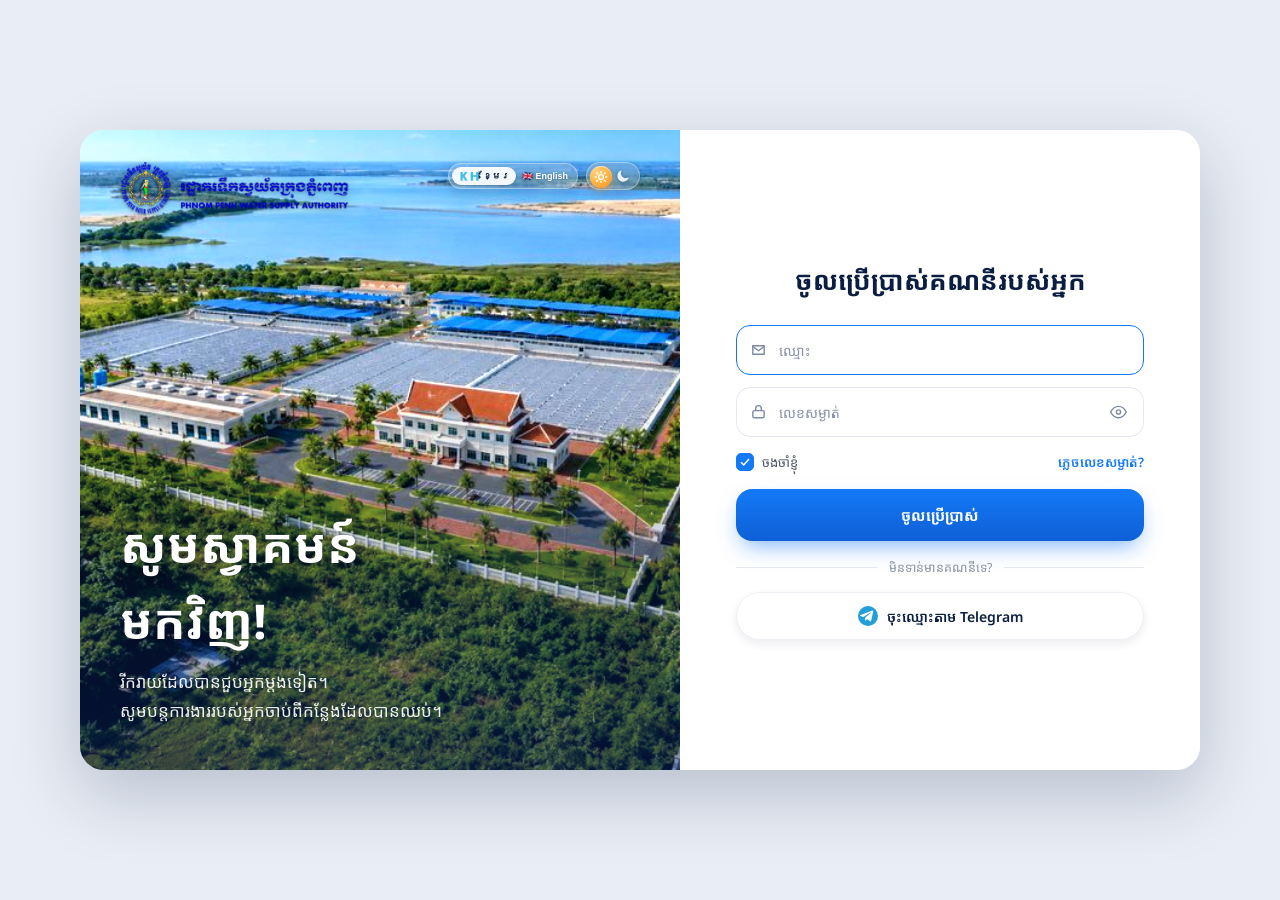
<file: setpoint.html>
<!doctype html>
<html lang="km">
<head>
<meta charset="utf-8">
<meta name="viewport" content="width=device-width,initial-scale=1">
<title>PRD-Set-Point</title>
<meta name="robots" content="noindex">
<!-- The Set-Point page was merged into the Admin Console (psmd-admin.html). This stub only forwards old links/shortcuts;
     the session (#psmd_session=...) is passed on. You may delete this file once nothing links to it. -->
<script>location.replace("psmd-admin.html" + (location.search || "") + (location.hash || ""));</script>
</head>
<body style="font-family:system-ui,sans-serif;text-align:center;padding:40px">
<p><a href="psmd-admin.html">បើកកម្មវិធីកំណត់សម្ពាធ · Open PRD-Set-Point</a></p>
</body>
</html>
</file>
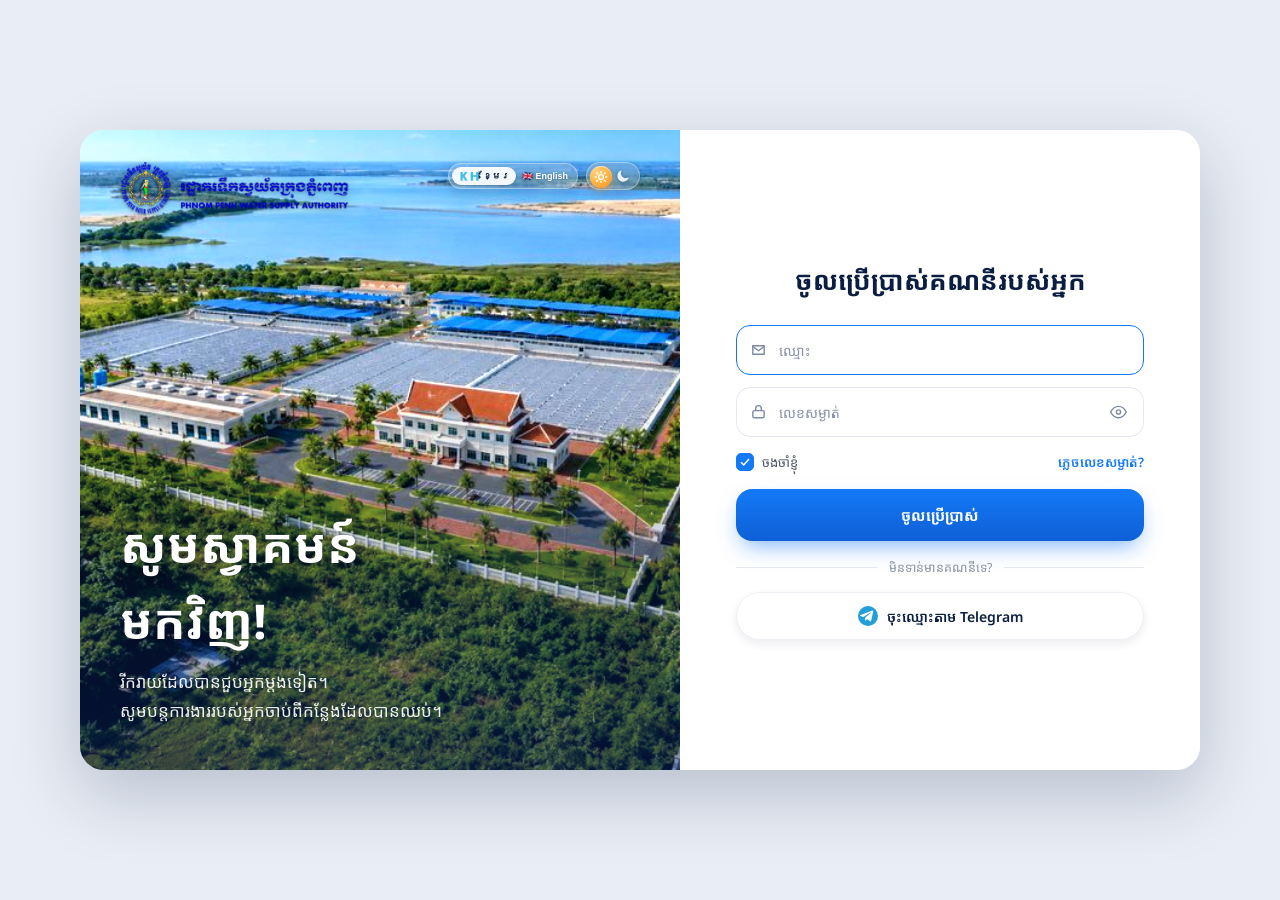
<file: task-tracker.html>
<!doctype html>
<html lang="km" data-theme="light">
<head>
<meta charset="utf-8"><meta name="viewport" content="width=device-width,initial-scale=1,viewport-fit=cover">
<meta name="theme-color" content="#f7f5ff">
<script>try{var m=localStorage.getItem("psmd_theme")||"auto";document.documentElement.dataset.theme=(m==="auto"?matchMedia("(prefers-color-scheme: dark)").matches:m==="dark")?"dark":"light"}catch(e){}</script>
<title>PRD Task Tracker — Glass Dashboard</title>
<link rel="preconnect" href="https://fonts.googleapis.com"><link rel="preconnect" href="https://fonts.gstatic.com" crossorigin>
<link href="https://fonts.googleapis.com/css2?family=Inter:wght@400;500;600;700;800&family=Kantumruy+Pro:wght@400;500;600;700&display=swap" rel="stylesheet">
<script src="vendor/react.production.min.js"></script><script src="vendor/react-dom.production.min.js"></script>
<script src="https://telegram.org/js/telegram-web-app.js"></script>
<style>
:root{--bg:#f6f4fc;--ink:#24213b;--muted:#85819d;--line:rgba(121,105,180,.14);--glass:rgba(255,255,255,.72);--glass2:rgba(255,255,255,.52);--purple:#7655d9;--purple2:#9b83f2;--lav:#eee9ff;--green:#22a982;--amber:#e7a43b;--red:#e56b78;--shadow:0 18px 55px rgba(79,57,143,.09);--edge:rgba(255,255,255,.7)}
:root[data-theme=dark]{--bg:#151326;--ink:#f1edff;--muted:#aaa3c6;--line:rgba(196,180,255,.13);--glass:rgba(37,32,62,.78);--glass2:rgba(37,32,62,.55);--purple:#a58bff;--purple2:#c0adff;--lav:#30294b;--green:#4bd0a7;--amber:#f2bd64;--red:#ff8997;--shadow:0 18px 55px rgba(0,0,0,.22);--edge:rgba(196,180,255,.14)}:root[data-theme=dark] .badge.todo{background:#2e2a45;color:#b9b3d1}:root[data-theme=dark] .badge.doing,:root[data-theme=dark] .badge.done{background:#17382f;color:#5fdcb4}:root[data-theme=dark] .badge.late,:root[data-theme=dark] .badge.High{background:#43232b;color:#ff9aa6}
*{box-sizing:border-box}body{margin:0;background:radial-gradient(circle at 12% 5%,rgba(174,151,255,.23),transparent 28%),radial-gradient(circle at 90% 15%,rgba(218,190,255,.28),transparent 25%),var(--bg);color:var(--ink);font:14px/1.55 Inter,'Kantumruy Pro',sans-serif;min-height:100vh}button,input,select,textarea{font:inherit;color:inherit}button{cursor:pointer}.app{max-width:1500px;margin:auto;padding:26px 30px 50px}.glass{background:var(--glass);border:1px solid var(--edge);box-shadow:var(--shadow);backdrop-filter:blur(22px);-webkit-backdrop-filter:blur(22px);border-radius:22px}.topbar{display:flex;align-items:center;justify-content:space-between;gap:16px;margin-bottom:28px}.brand{display:flex;align-items:center;gap:13px}.logo{width:48px;height:48px;border-radius:16px;background:linear-gradient(135deg,#9d80f4,#6543c9);display:grid;place-items:center;color:white;font-size:22px;box-shadow:0 9px 22px #8c70dc55}.brand h1{font-size:19px;margin:0;font-weight:800;letter-spacing:-.5px}.brand p{margin:2px 0 0;color:var(--muted);font-size:12px}.top-actions{display:flex;align-items:center;gap:10px}.icon-btn{width:42px;height:42px;border:1px solid var(--line);background:var(--glass2);border-radius:14px;font-size:17px}.user-pill{padding:7px 13px 7px 8px;display:flex;gap:9px;align-items:center;border:1px solid var(--line);border-radius:15px;background:var(--glass2)}.avatar{width:30px;height:30px;border-radius:10px;background:linear-gradient(135deg,#bdaaff,#7655d9);color:white;display:grid;place-items:center;font-weight:700}.user-pill small{display:block;color:var(--muted);font-size:10px}.user-pill b{font-size:12px}.welcome{display:flex;justify-content:space-between;align-items:end;margin:6px 0 20px}.welcome h2{font-size:25px;letter-spacing:-.8px;margin:0}.welcome p{color:var(--muted);margin:4px 0 0}.primary{border:0;border-radius:13px;padding:11px 17px;background:linear-gradient(135deg,#9274ee,#6c4bcf);color:white;font-weight:700;box-shadow:0 8px 20px #7758d944}.primary:disabled{opacity:.55;cursor:wait}.stats{display:grid;grid-template-columns:repeat(4,minmax(0,1fr));gap:15px;margin-bottom:17px}.stat{padding:18px 19px;position:relative;overflow:hidden}.stat-top{display:flex;justify-content:space-between;align-items:center;color:var(--muted);font-size:12px}.stat-icon{width:35px;height:35px;border-radius:12px;display:grid;place-items:center;background:var(--lav);color:var(--purple);font-size:16px}.stat strong{font-size:29px;letter-spacing:-1px;display:block;margin:7px 0 0}.stat-foot{font-size:11px;color:var(--muted)}.content-grid{display:grid;grid-template-columns:minmax(0,1.65fr) minmax(290px,.85fr);gap:16px;margin-bottom:17px}.panel{padding:20px}.panel-head{display:flex;align-items:center;justify-content:space-between;gap:12px;margin-bottom:16px}.panel-head h3{font-size:15px;margin:0}.panel-head p{font-size:11px;color:var(--muted);margin:3px 0 0}.segmented{display:flex;padding:4px;background:var(--lav);border-radius:12px;gap:3px}.segmented button{border:0;background:transparent;padding:6px 10px;border-radius:9px;color:var(--muted);font-size:11px}.segmented button.active{background:var(--glass);color:var(--purple);box-shadow:0 2px 8px #55418a18;font-weight:700}.chart-wrap{height:210px;position:relative}.chart-wrap svg{width:100%;height:100%;overflow:visible}.chart-labels{display:flex;justify-content:space-between;color:var(--muted);font-size:10px;margin-top:0}.donut-area{display:flex;align-items:center;gap:22px;min-height:170px}.donut{width:150px;height:150px;flex:none}.legend{display:grid;gap:12px;flex:1}.legend-row{display:flex;justify-content:space-between;align-items:center;font-size:12px}.legend-label{display:flex;align-items:center;gap:8px;color:var(--muted)}.dot{width:9px;height:9px;border-radius:50%;display:inline-block}.legend-row b{font-size:13px}.tabs{display:flex;gap:8px;overflow:auto;padding:2px 0 13px;margin-bottom:2px}.tab{white-space:nowrap;border:1px solid var(--line);background:var(--glass2);padding:8px 14px;border-radius:12px;font-size:12px;color:var(--muted)}.tab.active{background:linear-gradient(135deg,#8e70e8,#6b4acb);border-color:transparent;color:white;font-weight:700}.tasks-panel{padding:20px}.toolbar{display:flex;justify-content:space-between;gap:12px;align-items:center;flex-wrap:wrap;margin:6px 0 14px}.search{flex:1;min-width:190px;max-width:350px;border:1px solid var(--line);background:var(--glass2);border-radius:12px;padding:10px 13px;outline:none}.filters{display:flex;gap:6px;flex-wrap:wrap}.filter{border:1px solid var(--line);background:transparent;padding:7px 11px;border-radius:10px;font-size:11px;color:var(--muted)}.filter.active{background:var(--lav);color:var(--purple);border-color:transparent;font-weight:700}.task-list{display:grid;gap:9px}.task{display:grid;grid-template-columns:minmax(0,1fr) auto;gap:14px;align-items:center;padding:14px 15px;border:1px solid var(--line);border-radius:16px;background:var(--glass2);transition:.2s}.task:hover{transform:translateY(-2px);border-color:#a58bf166;box-shadow:0 8px 24px #6b4acb12}.task.done{opacity:.72}.task-title{font-weight:700;font-size:13px;margin:0 0 7px;overflow-wrap:anywhere}.task-meta{display:flex;gap:7px 12px;flex-wrap:wrap;color:var(--muted);font-size:10.5px}.badge{display:inline-flex;align-items:center;padding:3px 8px;border-radius:7px;font-size:10px;font-weight:700;background:var(--lav);color:var(--purple)}.badge.todo{background:#eeedf3;color:#8b879c}.badge.doing{background:#e4f5f0;color:#16866a}.badge.done{background:#e1f5ed;color:#16866a}.badge.late{background:#ffeaed;color:#c74b5b}.badge.High{background:#ffeaed;color:#d05263}.progress{height:6px;border-radius:9px;background:var(--lav);overflow:hidden;margin-top:10px;max-width:390px}.progress i{display:block;height:100%;border-radius:9px;background:linear-gradient(90deg,#a58bff,#6f4ed0)}.task-right{text-align:right;min-width:90px}.task-right b{font-size:16px}.task-right small{display:block;color:var(--muted);font-size:10px}.empty{padding:42px 12px;text-align:center;color:var(--muted)}.loading{padding:70px;text-align:center;color:var(--muted)}.modal-backdrop{position:fixed;inset:0;background:#17132c77;z-index:20;display:grid;place-items:center;padding:18px}.modal{width:min(650px,100%);max-height:92vh;overflow:auto;padding:23px;background:var(--bg);border:1px solid var(--line);border-radius:22px;box-shadow:0 25px 80px #17132c44}.modal h2{margin:0 0 5px;font-size:18px}.modal-sub{color:var(--muted);font-size:12px;margin:0 0 17px}.field{margin:12px 0}.field label{display:block;color:var(--muted);font-size:11px;margin-bottom:5px}.field input,.field select,.field textarea{width:100%;border:1px solid var(--line);background:var(--glass);border-radius:11px;padding:10px 11px;outline:none}.field textarea{min-height:78px;resize:vertical}.two{display:grid;grid-template-columns:1fr 1fr;gap:12px}.staff-pick{max-height:145px;overflow:auto;border:1px solid var(--line);border-radius:11px;padding:7px}.staff-pick label{display:flex;align-items:center;gap:8px;padding:5px;margin:0;color:var(--ink)}.modal-actions{display:flex;gap:8px;justify-content:flex-end;margin-top:19px}.secondary{border:1px solid var(--line);background:var(--glass);border-radius:11px;padding:10px 15px;font-weight:600}.danger{color:var(--red)}.detail-meta{display:flex;gap:8px;flex-wrap:wrap;margin:12px 0}.progress-input{width:100%;accent-color:var(--purple)}.toast{position:fixed;z-index:50;bottom:25px;left:50%;transform:translateX(-50%);background:#28233f;color:white;padding:11px 17px;border-radius:12px;box-shadow:var(--shadow);max-width:90%;font-size:12px}.toast.bad{background:#a7354a}.footer-note{text-align:center;color:var(--muted);font-size:10px;margin-top:20px}.plan26-wrap{display:grid;gap:13px}.plan26-summary{display:grid;grid-template-columns:repeat(4,minmax(0,1fr));gap:12px;margin-bottom:4px}.plan26-stat{padding:15px 17px}.plan26-stat small{color:var(--muted);font-size:11px}.plan26-stat strong{display:block;font-size:24px;margin-top:4px}.plan26-tools{display:flex;gap:9px;flex-wrap:wrap;margin:8px 0 15px}.plan26-tools .search{max-width:none;flex:1}.plan26-tools select{border:1px solid var(--line);background:var(--glass2);border-radius:12px;padding:9px 12px;min-width:180px}.plan26-area{padding:16px 17px;margin-bottom:11px}.plan26-area h3{margin:0 0 12px;font-size:14px}.plan26-section{border-top:1px solid var(--line);padding-top:10px;margin-top:10px}.plan26-section h4{margin:0 0 8px;color:var(--purple);font-size:12px}.plan26-item{padding:11px 12px;border:1px solid var(--line);background:var(--glass2);border-radius:12px;margin:7px 0}.plan26-item-title{font-size:12px;font-weight:700;margin:0 0 7px;white-space:pre-wrap;overflow-wrap:anywhere}.plan26-meta{display:flex;gap:6px 13px;flex-wrap:wrap;color:var(--muted);font-size:10.5px}.plan26-note{color:var(--muted);font-size:10.5px;margin-top:6px;white-space:pre-wrap}@media(max-width:600px){.plan26-summary{grid-template-columns:repeat(2,minmax(0,1fr))}.plan26-tools{display:grid}.plan26-tools select{width:100%}}
@media(max-width:900px){.app{padding:20px 18px 40px}.content-grid{grid-template-columns:1fr}.stats{gap:10px}.stat{padding:15px}.stat strong{font-size:25px}}
@media(max-width:600px){.app{padding:15px 12px 35px}.topbar{margin-bottom:20px}.brand h1{font-size:15px}.brand p{font-size:10px}.logo{width:41px;height:41px}.user-pill{display:none}.welcome{align-items:start;gap:10px}.welcome h2{font-size:20px}.welcome p{font-size:11px}.welcome .primary{padding:10px 12px;font-size:11px}.stats{grid-template-columns:repeat(2,minmax(0,1fr));gap:9px}.stat strong{font-size:24px}.panel,.tasks-panel{padding:15px}.donut-area{gap:12px}.donut{width:125px;height:125px}.task{padding:12px;grid-template-columns:minmax(0,1fr) auto}.task-right{min-width:58px}.task-right b{font-size:14px}.task-meta{font-size:10px}.toolbar{align-items:stretch}.search{max-width:none}.filters{overflow:auto;flex-wrap:nowrap}.filter{white-space:nowrap}.two{grid-template-columns:1fr}.modal{padding:18px}.chart-wrap{height:175px}}

/* ===== PSMD Sidebar Workspace ===== */
.workspace{max-width:1680px;margin:0 auto;min-height:100vh;padding:18px;display:grid;grid-template-columns:264px minmax(0,1fr);gap:18px}
.sidebar{position:sticky;top:18px;height:calc(100vh - 36px);min-height:620px;padding:18px 14px;display:flex;flex-direction:column;overflow:auto;z-index:30}
.side-brand{display:flex;align-items:center;gap:11px;padding:5px 8px 20px;border-bottom:1px solid var(--line)}
.side-brand .logo{width:43px;height:43px;flex:none}
.side-brand strong{display:block;font-size:14px;letter-spacing:-.3px}
.side-brand small{display:block;color:var(--muted);font-size:10px}
.side-label{padding:18px 10px 7px;color:var(--muted);font-size:10px;font-weight:800;letter-spacing:1px}
.side-nav{display:grid;gap:5px}
.side-link{width:100%;display:flex;align-items:center;gap:11px;padding:10px 11px;border:1px solid transparent;border-radius:12px;background:transparent;text-align:left;color:var(--muted);font-size:12px;font-weight:600;transition:.18s}
.side-link .side-ico{width:28px;height:28px;border-radius:9px;display:grid;place-items:center;background:var(--glass2);font-size:15px;flex:none}
.side-link:hover{background:var(--glass2);color:var(--ink)}
.side-link.active{background:linear-gradient(120deg,rgba(142,112,232,.18),rgba(107,74,203,.09));border-color:rgba(142,112,232,.22);color:var(--purple);font-weight:800}
.side-link.active .side-ico{background:linear-gradient(135deg,#9274ee,#6c4bcf);color:#fff}
.side-count{margin-left:auto;padding:2px 7px;border-radius:7px;background:var(--lav);font-size:10px}
.side-spacer{flex:1;min-height:18px}
.side-bottom{border-top:1px solid var(--line);padding:13px 5px 0}
.side-user{display:flex;align-items:center;gap:9px;padding:8px}
.side-user .avatar{flex:none}
.side-user b{display:block;font-size:11px;max-width:150px;overflow:hidden;text-overflow:ellipsis;white-space:nowrap}
.side-user small{display:block;color:var(--muted);font-size:10px}
.main-area{min-width:0}
.main-area .app-inner{max-width:1500px;margin:auto;padding:8px 8px 35px}
.mobile-side-toggle{display:none}
.side-overlay{display:none}
@media(max-width:900px){
 .workspace{display:block;padding:12px}
 .sidebar{position:fixed;top:10px;bottom:10px;left:10px;width:min(285px,calc(100vw - 55px));height:auto;min-height:0;transform:translateX(calc(-100% - 20px));transition:transform .25s ease;box-shadow:0 24px 70px rgba(28,20,65,.25)}
 .workspace.side-open .sidebar{transform:translateX(0)}
 .side-overlay{display:block;position:fixed;inset:0;background:#17132c66;z-index:25;opacity:0;pointer-events:none;transition:opacity .2s}
 .workspace.side-open .side-overlay{opacity:1;pointer-events:auto}
 .main-area .app-inner{padding:5px 2px 30px}
 .mobile-side-toggle{display:inline-grid;place-items:center;width:42px;height:42px;border:1px solid var(--line);background:var(--glass2);border-radius:14px;font-size:19px}
 .topbar{justify-content:flex-start}
 .top-actions{margin-left:auto}
}
@media(max-width:600px){.workspace{padding:9px}.topbar{gap:8px}.brand{gap:8px}.brand h1{font-size:14px}.brand p{font-size:9px}.main-area .app-inner{padding-top:2px}}

</style></head>
<body><div id="root"></div>
<script>
"use strict";
const { useState, useEffect, useMemo, useRef } = React;
const API_URL = "https://script.google.com/macros/s/AKfycbzU9Shv_f8c5pAAa6woqYOoBV6kLmb9H0Id6wOWlnlr6T9YUgoo0gn43YdYyypDtq6A/exec";
const HUB_KEYS = ["psmd_digital_session_v1", "psmd_digital_checked_v1", "psmd_digital_me_v1"];
const KIND = { dir: "ថ្នាក់ដឹកនាំ", day: "ប្រចាំថ្ងៃ", mon: "ប្រចាំខែ", plan: "ផែនការ ២០២៧" };
const ST = { todo: "មិនទាន់ធ្វើ", doing: "កំពុងធ្វើ", done: "រួចរាល់" };
const esc = s => String(s !== null && s !== void 0 ? s : "").replace(/[&<>"']/g, c => ({ "&": "&amp;", "<": "&lt;", ">": "&gt;", '"': "&quot;", "'": "&#39;" }[c]));
const TG = (window.Telegram && Telegram.WebApp && Telegram.WebApp.initData) ? Telegram.WebApp : null;
if (TG) {
    try {
        TG.ready();
        TG.expand();
    }
    catch (e) { }
}
function readSession() { const m = /psmd_session=([^&]+)/.exec(location.hash); if (m) {
    try {
        sessionStorage.setItem("tt_session", decodeURIComponent(m[1]));
    }
    catch (e) { }
    history.replaceState(null, "", location.pathname + location.search);
} try {
    return sessionStorage.getItem("tt_session") || localStorage.getItem("psmd_digital_session_v1") || "";
}
catch (e) {
    return "";
} }
const SESSION = readSession();
function jsonp(url, ms = 60000) { return new Promise((resolve, reject) => { const cb = "__tt" + Date.now().toString(36) + Math.random().toString(36).slice(2, 7), sc = document.createElement("script"); let ended = false; const finish = () => { ended = true; clearTimeout(timer); delete window[cb]; sc.remove(); }, timer = setTimeout(() => { if (!ended) {
    finish();
    reject(new Error("ចំណាយពេលយូរពេក សូមសាកម្តងទៀត"));
} }, ms); window[cb] = d => { if (!ended) {
    finish();
    resolve(d);
} }; sc.onerror = () => { if (!ended) {
    finish();
    reject(new Error("មិនអាចភ្ជាប់ទៅម៉ាស៊ីនបម្រើបានទេ"));
} }; sc.src = url + (url.includes("?") ? "&" : "?") + "callback=" + cb; document.head.appendChild(sc); }); }
async function api(action, payload = {}) { const body = JSON.stringify({ action, initData: TG ? TG.initData : "", browserSession: TG ? "" : SESSION, payload }); const url = API_URL + "?data=" + encodeURIComponent(body); let res; try {
    if (url.length < 7000)
        res = await jsonp(url);
    else {
        const r = await fetch(API_URL, { method: "POST", redirect: "follow", headers: { "Content-Type": "text/plain;charset=utf-8" }, body });
        res = await r.json();
    }
}
catch (e) {
    throw new Error(e.message || "Network error");
} if (!res.ok) {
    if (!TG && /^(auth_failed|session_|missing_session|bad_session|malformed_session)/.test(res.error || "")) {
        HUB_KEYS.forEach(k => localStorage.removeItem(k));
        sessionStorage.removeItem("tt_session");
        location.replace("index.html");
    }
    const err = { permission_denied: "គ្មានសិទ្ធិធ្វើសកម្មភាពនេះ", not_found: "រកមិនឃើញការងារ", title_required: "សូមបញ្ចូលចំណងជើង", bad_date: "កាលបរិច្ឆេទមិនត្រឹមត្រូវ", bad_status: "ស្ថានភាពមិនត្រឹមត្រូវ", unknown_action: "សូមដំឡើង tracker-api.gs និង Deploy version ថ្មី", plan2026_sheet_missing: "រកមិនឃើញ Sheet Plan 2026 ក្នុង Google Sheets", bad_kind: "ប្រភេទការងារមិនត្រឹមត្រូវ" };
    throw new Error(err[res.error] || (res.error || "API error"));
} return res; }
const localISO = d => { const z = new Date(d.getTime() - d.getTimezoneOffset() * 6e4); return z.toISOString().slice(0, 10); };
const dateFmt = d => d ? `${d.slice(8, 10)}/${d.slice(5, 7)}/${d.slice(0, 4)}` : "មិនកំណត់";
const isLate = (i, today) => i.s !== "done" && i.d && i.d < today;
function LineChart({ items }) { const days = Array.from({ length: 7 }, (_, n) => { const d = new Date(); d.setDate(d.getDate() - (6 - n)); return localISO(d); }); const vals = days.map(d => items.filter(i => i.d === d).length); const max = Math.max(4, ...vals); const pts = vals.map((v, i) => `${30 + i * 100},${178 - v / max * 145}`).join(" "); return React.createElement("div", { className: "chart-wrap" },
    React.createElement("svg", { viewBox: "0 0 660 205", preserveAspectRatio: "none" },
        React.createElement("defs", null,
            React.createElement("linearGradient", { id: "area", x1: "0", x2: "0", y1: "0", y2: "1" },
                React.createElement("stop", { offset: "0%", stopColor: "#9476ed", stopOpacity: ".30" }),
                React.createElement("stop", { offset: "100%", stopColor: "#9476ed", stopOpacity: "0" }))),
        [35, 80, 125, 170].map(y => React.createElement("line", { key: y, x1: "25", x2: "640", y1: y, y2: y, stroke: "currentColor", opacity: ".09", strokeDasharray: "4 5" })),
        React.createElement("polygon", { points: `30,178 ${pts} 630,178`, fill: "url(#area)" }),
        React.createElement("polyline", { points: pts, fill: "none", stroke: "#8565e5", strokeWidth: "3.5", strokeLinecap: "round", strokeLinejoin: "round" }),
        vals.map((v, i) => React.createElement("circle", { key: i, cx: 30 + i * 100, cy: 178 - v / max * 145, r: "4", fill: "#8565e5", stroke: "var(--bg)", strokeWidth: "2" }))),
    React.createElement("div", { className: "chart-labels" }, days.map(d => React.createElement("span", { key: d }, new Date(d + "T00:00:00").toLocaleDateString("en-US", { weekday: "short" }))))); }
function Donut({ items }) { const counts = [items.filter(i => i.s === "done").length, items.filter(i => i.s === "doing").length, items.filter(i => i.s === "todo").length]; const total = items.length || 1; const p = counts.map(n => n / total * 100); const a = p[0] * 3.6, b = p[1] * 3.6; const grad = `conic-gradient(#26b38a 0deg ${a}deg,#9476ed ${a}deg ${a + b}deg,#d9d3e9 ${a + b}deg 360deg)`; return React.createElement("div", { className: "donut-area" },
    React.createElement("div", { className: "donut", style: { borderRadius: "50%", background: grad, display: "grid", placeItems: "center" } },
        React.createElement("div", { style: { width: "66%", height: "66%", borderRadius: "50%", background: "var(--bg)", display: "grid", placeItems: "center", textAlign: "center" } },
            React.createElement("div", null,
                React.createElement("b", { style: { fontSize: 25 } }, items.length),
                React.createElement("small", { style: { display: "block", fontSize: 9, color: "var(--muted)" } }, "TOTAL TASKS")))),
    React.createElement("div", { className: "legend" }, ["រួចរាល់", "កំពុងធ្វើ", "មិនទាន់ធ្វើ"].map((x, i) => React.createElement("div", { className: "legend-row", key: x },
        React.createElement("span", { className: "legend-label" },
            React.createElement("i", { className: "dot", style: { background: ["#26b38a", "#9476ed", "#d9d3e9"][i] } }),
            x),
        React.createElement("b", null, counts[i]))))); }
function Plan2026View({ data, loading, error, onRetry }) {
    const [query, setQuery] = useState(""), [area, setArea] = useState("all"), [section, setSection] = useState("all");
    const areas = useMemo(() => [...new Set((data || []).map(x => x.area).filter(Boolean))], [data]);
    const sections = useMemo(() => [...new Set((data || []).filter(x => area === "all" || x.area === area).map(x => x.section).filter(Boolean))], [data, area]);
    const filtered = useMemo(() => (data || []).filter(x => (area === "all" || x.area === area) && (section === "all" || x.section === section) && (!query || [x.no, x.title, x.preparer, x.signer, x.remarks, x.area, x.section].join(" ").toLowerCase().includes(query.toLowerCase()))), [data, area, section, query]);
    const grouped = useMemo(() => { const out = {}; filtered.forEach(x => { var _a, _b; var _c; const a = x.area || "មិនបានកំណត់ក្រុម", s = x.section || "មិនបានកំណត់ផ្នែក"; (_b = (_c = ((_a = out[a]) !== null && _a !== void 0 ? _a : (out[a] = {})))[s]) !== null && _b !== void 0 ? _b : (_c[s] = []); out[a][s].push(x); }); return out; }, [filtered]);
    const preparers = new Set((data || []).map(x => x.preparer).filter(Boolean)).size, signers = new Set((data || []).map(x => x.signer).filter(Boolean)).size;
    if (loading)
        return React.createElement("div", { className: "glass loading" }, "\u1780\u17C6\u1796\u17BB\u1784\u1791\u17B6\u1789\u1799\u1780\u1791\u17B7\u1793\u17D2\u1793\u1793\u17D0\u1799 Plan 2026 \u1796\u17B8 Google Sheets\u2026");
    if (error)
        return React.createElement("div", { className: "glass panel" },
            React.createElement("div", { className: "empty" },
                error,
                React.createElement("br", null),
                React.createElement("button", { className: "secondary", style: { marginTop: 12 }, onClick: onRetry }, "\u1796\u17D2\u1799\u17B6\u1799\u17B6\u1798\u1798\u17D2\u178A\u1784\u1791\u17C0\u178F")));
    return React.createElement("div", { className: "plan26-wrap" },
        React.createElement("div", { className: "plan26-summary" }, [["ផែនការសរុប", (data || []).length, "▦"], ["ក្រុម/ទីតាំង", areas.length, "⌖"], ["អ្នករៀបចំ", preparers, "♙"], ["អ្នកចុះហត្ថលេខា", signers, "✍"]].map(([label, value, icon]) => React.createElement("div", { className: "glass plan26-stat", key: label },
            React.createElement("small", null,
                icon,
                " ",
                label),
            React.createElement("strong", null, value)))),
        React.createElement("div", { className: "glass panel" },
            React.createElement("div", { className: "panel-head" },
                React.createElement("div", null,
                    React.createElement("h3", null, "\u1794\u1789\u17D2\u1787\u17B8\u1795\u17C2\u1793\u1780\u17B6\u179A\u1786\u17D2\u1793\u17B6\u17C6 \u17E2\u17E0\u17E2\u17E6"),
                    React.createElement("p", null, "\u1791\u17B7\u1793\u17D2\u1793\u1793\u17D0\u1799\u1799\u17C4\u1784\u1796\u17B8 Sheet \u201CPlan 2026\u201D \u00B7 \u1798\u17B7\u1793\u1780\u17C2\u1794\u17D2\u179A\u17C2\u1791\u17B7\u1793\u17D2\u1793\u1793\u17D0\u1799\u178A\u17BE\u1798")),
                React.createElement("span", { className: "badge" },
                    filtered.length,
                    " / ",
                    (data || []).length)),
            React.createElement("div", { className: "plan26-tools" },
                React.createElement("input", { className: "search", value: query, onChange: e => setQuery(e.target.value), placeholder: "\u2315 \u179F\u17D2\u179C\u17C2\u1784\u179A\u1780\u1794\u179A\u17B7\u1799\u17B6\u1799 \u1788\u17D2\u1798\u17C4\u17C7\u17A2\u17D2\u1793\u1780\u1791\u1791\u17BD\u179B\u1781\u17BB\u179F\u178F\u17D2\u179A\u17BC\u179C\u2026" }),
                React.createElement("select", { value: area, onChange: e => { setArea(e.target.value); setSection("all"); } },
                    React.createElement("option", { value: "all" }, "\u1782\u17D2\u179A\u1794\u17CB\u179A\u17C4\u1784\u1785\u1780\u17D2\u179A/\u1780\u17D2\u179A\u17BB\u1798"),
                    areas.map(x => React.createElement("option", { key: x, value: x }, x))),
                React.createElement("select", { value: section, onChange: e => setSection(e.target.value) },
                    React.createElement("option", { value: "all" }, "\u1782\u17D2\u179A\u1794\u17CB\u1794\u17D2\u179A\u1796\u17D0\u1793\u17D2\u1792/\u1795\u17D2\u1793\u17C2\u1780"),
                    sections.map(x => React.createElement("option", { key: x, value: x }, x))),
                React.createElement("button", { className: "secondary", onClick: () => { setQuery(""); setArea("all"); setSection("all"); } }, "\u179F\u1798\u17D2\u17A2\u17B6\u178F Filter")),
            filtered.length ? Object.entries(grouped).map(([a, ss]) => React.createElement("div", { className: "glass plan26-area", key: a },
                React.createElement("h3", null,
                    "\u25B0 ",
                    a),
                Object.entries(ss).map(([sec, items]) => React.createElement("div", { className: "plan26-section", key: sec },
                    React.createElement("h4", null,
                        sec,
                        " ",
                        React.createElement("span", { style: { color: "var(--muted)", fontWeight: 400 } },
                            "\u00B7 ",
                            items.length,
                            " \u1780\u17B6\u179A\u1784\u17B6\u179A")),
                    items.map(x => React.createElement("div", { className: "plan26-item", key: x.id },
                        React.createElement("p", { className: "plan26-item-title" },
                            x.no ? `${x.no}. ` : "",
                            x.title),
                        React.createElement("div", { className: "plan26-meta" },
                            React.createElement("span", null,
                                "\u2659 \u17A2\u17D2\u1793\u1780\u179A\u17C0\u1794\u1785\u17C6\u17D6 ",
                                x.preparer || "—"),
                            React.createElement("span", null,
                                "\u270D \u17A2\u17D2\u1793\u1780\u1785\u17BB\u17C7\u17A0\u178F\u17D2\u1790\u179B\u17C1\u1781\u17B6\u17D6 ",
                                x.signer || "—"),
                            React.createElement("span", null,
                                "Row ",
                                x.row)),
                        x.remarks && React.createElement("div", { className: "plan26-note" },
                            "\u1795\u17D2\u179F\u17C1\u1784\u17D7\u17D6 ",
                            x.remarks))))))) : React.createElement("div", { className: "empty" }, "\u1798\u17B7\u1793\u1798\u17B6\u1793\u1791\u17B7\u1793\u17D2\u1793\u1793\u17D0\u1799\u178F\u17D2\u179A\u17BC\u179C\u1793\u17B9\u1784\u1780\u17B6\u179A\u179F\u17D2\u179C\u17C2\u1784\u179A\u1780\u1791\u17C1")));
}
function App() {
    const [data, setData] = useState({ items: [], staff: [], me: {}, canEdit: false, kinds: [], today: "" });
    const [kind, setKind] = useState("dir"), [filter, setFilter] = useState("all"), [query, setQuery] = useState(""), [mine, setMine] = useState(false), [modal, setModal] = useState(null), [toast, setToast] = useState(null), [loading, setLoading] = useState(true), [busy, setBusy] = useState(false), [dark, setDark] = useState(document.documentElement.dataset.theme === "dark"), [showPlan2026, setShowPlan2026] = useState(false), [plan2026, setPlan2026] = useState([]), [plan2026Loading, setPlan2026Loading] = useState(false), [plan2026Error, setPlan2026Error] = useState(""), [sideOpen, setSideOpen] = useState(false), [activeNav, setActiveNav] = useState("dashboard");
    const notify = (msg, bad = false) => { setToast({ msg, bad }); setTimeout(() => setToast(null), 3000); };
    const deepDone = useRef(false);
    function openFromLink(r) { if (deepDone.current)
        return; let id = ""; try {
        id = new URLSearchParams(location.search).get("task") || "";
    }
    catch (e) { } if (!id)
        return; const it = (r.items || []).find(x => x.id === id); if (it) {
        deepDone.current = true;
        setKind(it.k);
        setModal({ type: "detail", item: it });
    } }
    async function load() { try {
        setLoading(true);
        const r = await api("ttInit");
        setData({ ...r, items: r.items || [], staff: r.staff || [], kinds: r.kinds || [] });
        setKind(k => (r.kinds || []).includes(k) ? k : ((r.kinds || [])[0] || "dir"));
        openFromLink(r);
    }
    catch (e) {
        notify(e.message, true);
    }
    finally {
        setLoading(false);
    } }
    async function loadPlan2026() { try {
        setPlan2026Loading(true);
        setPlan2026Error("");
        const r = await api("ttPlan2026Init");
        setPlan2026(r.items || []);
    }
    catch (e) {
        setPlan2026Error(e.message);
        notify(e.message, true);
    }
    finally {
        setPlan2026Loading(false);
    } }
    function openPlan2026() { setShowPlan2026(true); if (!plan2026.length && !plan2026Loading)
        loadPlan2026(); }
    function refreshCurrent() { if (showPlan2026)
        loadPlan2026();
    else
        load(); }
    useEffect(() => { if (!TG && !SESSION) {
        location.replace("index.html");
        return;
    } load(); }, []);
    const all = useMemo(() => data.items.filter(i => i.k === kind), [data.items, kind]);
    const stats = { total: all.length, doing: all.filter(i => i.s === "doing").length, late: all.filter(i => isLate(i, data.today)).length, done: all.filter(i => i.s === "done").length };
    const visible = useMemo(() => all.filter(i => (filter === "all" || (filter === "late" ? isLate(i, data.today) : i.s === filter)) && (!mine || i.mine) && (!query || [i.t, i.w, ...(i.asn || []).map(a => a.name)].join(" ").toLowerCase().includes(query.toLowerCase()))).sort((a, b) => (a.s === "done") - (b.s === "done") || (a.d || "9999").localeCompare(b.d || "9999")), [all, filter, mine, query, data.today]);
    function upsert(it) { setData(s => ({ ...s, items: s.items.some(x => x.id === it.id) ? s.items.map(x => x.id === it.id ? it : x) : [it, ...s.items] })); }
    async function saveTask(item) { setBusy(true); try {
        const r = await api("ttSave", { item });
        upsert(r.item);
        setKind(r.item.k);
        setModal(null);
        notify("រក្សាទុកបានជោគជ័យ ✓" + (r.notified ? ` · Telegram ${r.notified} នាក់` : ""));
    }
    catch (e) {
        notify(e.message, true);
    }
    finally {
        setBusy(false);
    } }
    async function progress(p) { setBusy(true); try {
        const r = await api("ttProgress", p);
        upsert(r.item);
        setModal(null);
        notify("បានធ្វើបច្ចុប្បន្នភាព ✓");
    }
    catch (e) {
        notify(e.message, true);
    }
    finally {
        setBusy(false);
    } }
    async function del(id) { if (!confirm("តើអ្នកពិតជាចង់លុបការងារនេះមែនទេ?"))
        return; setBusy(true); try {
        await api("ttDelete", { id });
        setData(s => ({ ...s, items: s.items.filter(i => i.id !== id) }));
        setModal(null);
        notify("បានលុបការងារ");
    }
    catch (e) {
        notify(e.message, true);
    }
    finally {
        setBusy(false);
    } }
    function theme() { const n = !dark; setDark(n); document.documentElement.dataset.theme = n ? "dark" : "light"; try {
        localStorage.setItem("psmd_theme", n ? "dark" : "light");
    }
    catch (e) { } }
    return React.createElement("div", { className: `workspace ${sideOpen ? "side-open" : ""}` },
        React.createElement("div", { className: "side-overlay", onClick: () => setSideOpen(false) }),
        React.createElement("aside", { className: "glass sidebar", "aria-label": "Main navigation" },
            React.createElement("div", { className: "side-brand" },
                React.createElement("div", { className: "logo" }, "\u2726"),
                React.createElement("div", null,
                    React.createElement("strong", null, "PRD WORKSPACE"),
                    React.createElement("small", null, "Production System Management"))),
            React.createElement("div", { className: "side-label" }, "WORKSPACE"),
            React.createElement("nav", { className: "side-nav" },
                React.createElement("button", { className: `side-link ${activeNav === "dashboard" ? "active" : ""}`, onClick: () => { setActiveNav("dashboard"); setShowPlan2026(false); setFilter("all"); setMine(false); setSideOpen(false); window.scrollTo({ top: 0, behavior: "smooth" }); } },
                    React.createElement("span", { className: "side-ico" }, "\u25A6"),
                    "\u1795\u17D2\u1791\u17B6\u17C6\u1784\u1782\u17D2\u179A\u1794\u17CB\u1782\u17D2\u179A\u1784"),
                React.createElement("button", { className: `side-link ${activeNav === "all" ? "active" : ""}`, onClick: () => { var _a; setActiveNav("all"); setShowPlan2026(false); setFilter("all"); setMine(false); setSideOpen(false); (_a = document.getElementById("task-workspace")) === null || _a === void 0 ? void 0 : _a.scrollIntoView({ behavior: "smooth" }); } },
                    React.createElement("span", { className: "side-ico" }, "\u2637"),
                    "\u1780\u17B6\u179A\u1784\u17B6\u179A\u1791\u17B6\u17C6\u1784\u17A2\u179F\u17CB ",
                    React.createElement("span", { className: "side-count" }, data.items.length)),
                React.createElement("button", { className: `side-link ${activeNav === "doing" ? "active" : ""}`, onClick: () => { var _a; setActiveNav("doing"); setShowPlan2026(false); setFilter("doing"); setSideOpen(false); (_a = document.getElementById("task-workspace")) === null || _a === void 0 ? void 0 : _a.scrollIntoView({ behavior: "smooth" }); } },
                    React.createElement("span", { className: "side-ico" }, "\u25F7"),
                    "\u1780\u17C6\u1796\u17BB\u1784\u17A2\u1793\u17BB\u179C\u178F\u17D2\u178F ",
                    React.createElement("span", { className: "side-count" }, data.items.filter(i => i.s === "doing").length)),
                React.createElement("button", { className: `side-link ${activeNav === "late" ? "active" : ""}`, onClick: () => { var _a; setActiveNav("late"); setShowPlan2026(false); setFilter("late"); setSideOpen(false); (_a = document.getElementById("task-workspace")) === null || _a === void 0 ? void 0 : _a.scrollIntoView({ behavior: "smooth" }); } },
                    React.createElement("span", { className: "side-ico" }, "\u2691"),
                    "\u1780\u17B6\u179A\u1784\u17B6\u179A\u1799\u17BA\u178F ",
                    React.createElement("span", { className: "side-count" }, data.items.filter(i => isLate(i, data.today)).length)),
                React.createElement("button", { className: `side-link ${activeNav === "done" ? "active" : ""}`, onClick: () => { var _a; setActiveNav("done"); setShowPlan2026(false); setFilter("done"); setSideOpen(false); (_a = document.getElementById("task-workspace")) === null || _a === void 0 ? void 0 : _a.scrollIntoView({ behavior: "smooth" }); } },
                    React.createElement("span", { className: "side-ico" }, "\u2713"),
                    "\u1780\u17B6\u179A\u1784\u17B6\u179A\u179A\u17BD\u1785\u179A\u17B6\u179B\u17CB")),
            React.createElement("div", { className: "side-label" }, "TASK CATEGORIES"),
            React.createElement("nav", { className: "side-nav" },
                data.kinds.map(k => React.createElement("button", { key: k, className: `side-link ${activeNav === k ? "active" : ""}`, onClick: () => { var _a; setActiveNav(k); setShowPlan2026(false); setKind(k); setFilter("all"); setSideOpen(false); (_a = document.getElementById("task-workspace")) === null || _a === void 0 ? void 0 : _a.scrollIntoView({ behavior: "smooth" }); } },
                    React.createElement("span", { className: "side-ico" }, k === "dir" ? "♙" : k === "day" ? "☀" : k === "mon" ? "▦" : "◫"),
                    KIND[k],
                    React.createElement("span", { className: "side-count" }, data.items.filter(i => i.k === k).length))),
                React.createElement("button", { className: `side-link ${activeNav === "plan2026" ? "active" : ""}`, onClick: () => { var _a; setActiveNav("plan2026"); openPlan2026(); setSideOpen(false); (_a = document.getElementById("task-workspace")) === null || _a === void 0 ? void 0 : _a.scrollIntoView({ behavior: "smooth" }); } },
                    React.createElement("span", { className: "side-ico" }, "\uD83D\uDCD1"),
                    "\u1795\u17C2\u1793\u1780\u17B6\u179A \u17E2\u17E0\u17E2\u17E6 ",
                    React.createElement("span", { className: "side-count" }, plan2026.length || "—"))),
            React.createElement("div", { className: "side-spacer" }),
            React.createElement("div", { className: "side-label" }, "QUICK TOOLS"),
            React.createElement("nav", { className: "side-nav" },
                React.createElement("button", { className: "side-link", onClick: () => { refreshCurrent(); setSideOpen(false); } },
                    React.createElement("span", { className: "side-ico" }, "\u21BB"),
                    "\u1792\u17D2\u179C\u17BE\u1794\u1785\u17D2\u1785\u17BB\u1794\u17D2\u1794\u1793\u17D2\u1793\u1797\u17B6\u1796"),
                React.createElement("button", { className: "side-link", onClick: () => { theme(); setSideOpen(false); } },
                    React.createElement("span", { className: "side-ico" }, dark ? "☀" : "☾"),
                    dark ? "Light Mode" : "Dark Mode")),
            React.createElement("div", { className: "side-bottom" },
                React.createElement("div", { className: "side-user" },
                    React.createElement("div", { className: "avatar" }, (data.me.name || "U").slice(0, 1)),
                    React.createElement("div", null,
                        React.createElement("b", null, data.me.name || "កំពុងផ្ទុក…"),
                        React.createElement("small", null, data.canEdit ? "Administrator" : "Staff member"))))),
        React.createElement("div", { className: "main-area" },
            React.createElement("div", { className: "app-inner" },
                React.createElement("header", { className: "topbar" },
                    React.createElement("button", { className: "mobile-side-toggle", "aria-label": "Open menu", onClick: () => setSideOpen(true) }, "\u2630"),
                    React.createElement("div", { className: "brand" },
                        React.createElement("div", { className: "logo" }, "\u2726"),
                        React.createElement("div", null,
                            React.createElement("h1", null, "PRD Task Tracker"),
                            React.createElement("p", null, "Production System Management \u00B7 Workspace"))),
                    React.createElement("div", { className: "top-actions" },
                        React.createElement("button", { className: "icon-btn", title: "Refresh", onClick: refreshCurrent }, "\u21BB"),
                        React.createElement("button", { className: "icon-btn", title: "Theme", onClick: theme }, dark ? "☀" : "☾"),
                        React.createElement("div", { className: "user-pill" },
                            React.createElement("div", { className: "avatar" }, (data.me.name || "U").slice(0, 1)),
                            React.createElement("div", null,
                                React.createElement("b", null, data.me.name || "កំពុងផ្ទុក…"),
                                React.createElement("small", null, data.canEdit ? "Administrator" : "Staff member"))))),
                React.createElement("div", { className: "welcome" },
                    React.createElement("div", null,
                        React.createElement("h2", null,
                            "\u179F\u17BD\u179F\u17D2\u178F\u17B8, ",
                            data.me.name || "សូមស្វាគមន៍",
                            " \uD83D\uDC4B"),
                        React.createElement("p", null, "\u179F\u17BC\u1798\u179F\u17D2\u179C\u17B6\u1782\u1798\u1793\u17CD\u1798\u1780\u1780\u17B6\u1793\u17CB\u1795\u17D2\u1791\u17B6\u17C6\u1784\u1782\u17D2\u179A\u1794\u17CB\u1782\u17D2\u179A\u1784\u1780\u17B6\u179A\u1784\u17B6\u179A\u179A\u1794\u179F\u17CB\u17A2\u17D2\u1793\u1780")),
                    data.canEdit && React.createElement("button", { className: "primary", onClick: () => setModal({ type: "edit", item: null }) }, "\uFF0B \u1780\u17B6\u179A\u1784\u17B6\u179A\u1790\u17D2\u1798\u17B8")),
                !showPlan2026 && React.createElement(React.Fragment, null,
                    React.createElement("div", { className: "stats" }, [["ការងារសរុប", stats.total, "▦", "All assigned tasks"], ["កំពុងធ្វើ", stats.doing, "◷", "In progress"], ["ការងារយឺត", stats.late, "⚑", "Past due date"], ["រួចរាល់", stats.done, "✓", "Completed tasks"]].map(([label, val, ico, sub], i) => React.createElement("div", { className: "glass stat", key: label },
                        React.createElement("div", { className: "stat-top" },
                            React.createElement("span", null, label),
                            React.createElement("i", { className: "stat-icon" }, ico)),
                        React.createElement("strong", null, val),
                        React.createElement("div", { className: "stat-foot" }, sub)))),
                    React.createElement("div", { className: "content-grid" },
                        React.createElement("section", { className: "glass panel" },
                            React.createElement("div", { className: "panel-head" },
                                React.createElement("div", null,
                                    React.createElement("h3", null, "Task Activity"),
                                    React.createElement("p", null, "\u1780\u17B6\u179A\u179C\u17B7\u1797\u17B6\u1782\u1790\u17D2\u1784\u17C3\u1780\u17C6\u178E\u178F\u17CB\u1780\u17D2\u1793\u17BB\u1784\u179A\u1799\u17C8\u1796\u17C1\u179B \u17E7 \u1790\u17D2\u1784\u17C3")),
                                React.createElement("span", { className: "badge" }, "LAST 7 DAYS")),
                            React.createElement(LineChart, { items: all })),
                        React.createElement("section", { className: "glass panel" },
                            React.createElement("div", { className: "panel-head" },
                                React.createElement("div", null,
                                    React.createElement("h3", null, "Task Overview"),
                                    React.createElement("p", null, "\u179F\u17D2\u1790\u17B6\u1793\u1797\u17B6\u1796\u1780\u17B6\u179A\u1784\u17B6\u179A\u179F\u179A\u17BB\u1794")),
                                React.createElement("span", { className: "badge" }, "LIVE")),
                            React.createElement(Donut, { items: all })))),
                React.createElement("section", { id: "task-workspace", className: "glass tasks-panel" },
                    React.createElement("div", { className: "panel-head" },
                        React.createElement("div", null,
                            React.createElement("h3", null, "\u1780\u17B6\u179A\u1782\u17D2\u179A\u1794\u17CB\u1782\u17D2\u179A\u1784\u1780\u17B6\u179A\u1784\u17B6\u179A"),
                            React.createElement("p", null, "\u1798\u17BE\u179B \u179F\u17D2\u179C\u17C2\u1784\u179A\u1780 \u1793\u17B7\u1784\u1792\u17D2\u179C\u17BE\u1794\u1785\u17D2\u1785\u17BB\u1794\u17D2\u1794\u1793\u17D2\u1793\u1797\u17B6\u1796\u1780\u17B6\u179A\u1784\u17B6\u179A")),
                        React.createElement("span", { className: "badge" },
                            showPlan2026 ? plan2026.length : visible.length,
                            " ",
                            showPlan2026 ? "PLAN ITEMS" : "TASKS")),
                    React.createElement("div", { className: "tabs" },
                        data.kinds.map(k => React.createElement("button", { key: k, className: `tab ${!showPlan2026 && kind === k ? "active" : ""}`, onClick: () => { setShowPlan2026(false); setKind(k); setFilter("all"); } },
                            KIND[k],
                            " ",
                            React.createElement("span", { style: { opacity: .75 } },
                                "(",
                                data.items.filter(i => i.k === k).length,
                                ")"))),
                        React.createElement("button", { className: `tab ${showPlan2026 ? "active" : ""}`, onClick: openPlan2026 },
                            "\u1795\u17C2\u1793\u1780\u17B6\u179A \u17E2\u17E0\u17E2\u17E6 ",
                            React.createElement("span", { style: { opacity: .75 } },
                                "(",
                                plan2026.length || "…",
                                ")"))),
                    showPlan2026 ? React.createElement(Plan2026View, { data: plan2026, loading: plan2026Loading, error: plan2026Error, onRetry: loadPlan2026 }) : React.createElement(React.Fragment, null,
                        React.createElement("div", { className: "toolbar" },
                            React.createElement("input", { className: "search", value: query, onChange: e => setQuery(e.target.value), placeholder: "\u2315  \u179F\u17D2\u179C\u17C2\u1784\u179A\u1780\u1780\u17B6\u179A\u1784\u17B6\u179A \u17AC\u1788\u17D2\u1798\u17C4\u17C7\u1794\u17BB\u1782\u17D2\u1782\u179B\u17B7\u1780..." }),
                            React.createElement("div", { className: "filters" },
                                [["all", "ទាំងអស់"], ["todo", "មិនទាន់ធ្វើ"], ["doing", "កំពុងធ្វើ"], ["late", "យឺត"], ["done", "រួចរាល់"]].map(([k, v]) => React.createElement("button", { key: k, className: `filter ${filter === k ? "active" : ""}`, onClick: () => setFilter(k) }, v)),
                                React.createElement("button", { className: `filter ${mine ? "active" : ""}`, onClick: () => setMine(!mine) }, "\u2605 \u1780\u17B6\u179A\u1784\u17B6\u179A\u1781\u17D2\u1789\u17BB\u17C6"))),
                        loading ? React.createElement("div", { className: "loading" }, "\u1780\u17C6\u1796\u17BB\u1784\u1791\u17B6\u1789\u1799\u1780\u1791\u17B7\u1793\u17D2\u1793\u1793\u17D0\u1799\u2026") : visible.length ? React.createElement("div", { className: "task-list" }, visible.map(i => React.createElement("div", { key: i.id, className: `task ${i.s === "done" ? "done" : ""}`, onClick: () => setModal({ type: "detail", item: i }) },
                            React.createElement("div", null,
                                React.createElement("p", { className: "task-title" }, i.t),
                                React.createElement("div", { className: "task-meta" },
                                    React.createElement("span", { className: `badge ${i.s}` }, ST[i.s] || i.s),
                                    isLate(i, data.today) && React.createElement("span", { className: "badge late" }, "\u1799\u17BA\u178F"),
                                    React.createElement("span", { className: `badge ${i.r}` },
                                        "\u2691 ",
                                        i.r),
                                    React.createElement("span", null,
                                        "\u25A3 ",
                                        dateFmt(i.d)),
                                    React.createElement("span", null,
                                        "\u2659 ",
                                        (i.asn || []).map(a => a.name).join(", ") || i.w || "មិនទាន់កំណត់")),
                                React.createElement("div", { className: "progress" },
                                    React.createElement("i", { style: { width: (i.p || 0) + "%", background: i.s === "done" ? "var(--green)" : undefined } }))),
                            React.createElement("div", { className: "task-right" },
                                React.createElement("b", null,
                                    i.p || 0,
                                    "%"),
                                React.createElement("small", null, "Progress"),
                                React.createElement("small", { style: { marginTop: 7, color: "var(--purple)" } }, "\u1798\u17BE\u179B\u179B\u1798\u17D2\u17A2\u17B7\u178F \u2192"))))) : React.createElement("div", { className: "empty" }, "\u1798\u17B7\u1793\u1798\u17B6\u1793\u1780\u17B6\u179A\u1784\u17B6\u179A\u178F\u17D2\u179A\u17BC\u179C\u1794\u1784\u17D2\u17A0\u17B6\u1789\u1791\u17C1"))),
                React.createElement("div", { className: "footer-note" }, "PRD Task Tracker \u00B7 Secure workspace \u00B7 Data synchronized with Google Sheets"),
                modal && React.createElement(Modal, { modal: modal, data: data, today: data.today, busy: busy, onClose: () => setModal(null), onSave: saveTask, onProgress: progress, onDelete: del, onEdit: item => setModal({ type: "edit", item }) }),
                toast && React.createElement("div", { className: `toast ${toast.bad ? "bad" : ""}` }, toast.msg))));
}
function Modal({ modal, data, today, busy, onClose, onSave, onProgress, onDelete, onEdit }) {
    var _a, _b, _c;
    const i = modal.item || {};
    const initId = i.mine ? data.me.id : (((_a = i.as) === null || _a === void 0 ? void 0 : _a[0]) || data.me.id), ib = (i.as || []).length ? ((i.by || {})[initId] || {}) : null;
    const [status, setStatus] = useState(ib ? (ib.s || "todo") : (i.s || "todo")), [pct, setPct] = useState(ib ? (ib.p || 0) : (i.p || 0)), [note, setNote] = useState(ib ? (ib.n || "") : ""), [staffId, setStaffId] = useState(initId);
    const [form, setForm] = useState({ k: i.k || data.kinds[0] || "dir", t: i.t || "", w: i.w || "", sr: i.sr || "", r: i.r || "Medium", st: i.st || "", d: i.d || "", n: i.n || "" });
    const [selected, setSelected] = useState(new Set(i.as || []));
    const [staffQuery, setStaffQuery] = useState("");
    const canUpdate = data.canEdit || i.mine;
    const canEdit = data.canEdit;
    const updateField = (k, v) => setForm(s => ({ ...s, [k]: v }));
    if (modal.type === "edit")
        return React.createElement("div", { className: "modal-backdrop" },
            React.createElement("div", { className: "modal" },
                React.createElement("h2", null, i.id ? "កែប្រែការងារ" : "បង្កើតការងារថ្មី"),
                React.createElement("p", { className: "modal-sub" }, "\u1794\u1789\u17D2\u1785\u17BC\u179B\u1796\u17D0\u178F\u17CC\u1798\u17B6\u1793\u1780\u17B6\u179A\u1784\u17B6\u179A \u1793\u17B7\u1784\u1785\u17B6\u178F\u17CB\u178F\u17B6\u17C6\u1784\u17A2\u17D2\u1793\u1780\u1791\u1791\u17BD\u179B\u1781\u17BB\u179F\u178F\u17D2\u179A\u17BC\u179C"),
                React.createElement("div", { className: "field" },
                    React.createElement("label", null, "\u1794\u17D2\u179A\u1797\u17C1\u1791\u1780\u17B6\u179A\u1784\u17B6\u179A"),
                    React.createElement("select", { value: form.k, onChange: e => updateField("k", e.target.value) }, data.kinds.map(k => React.createElement("option", { value: k, key: k }, KIND[k])))),
                React.createElement("div", { className: "field" },
                    React.createElement("label", null, "\u1785\u17C6\u178E\u1784\u1787\u17BE\u1784\u1780\u17B6\u179A\u1784\u17B6\u179A *"),
                    React.createElement("textarea", { value: form.t, onChange: e => updateField("t", e.target.value), maxLength: "500", placeholder: "\u1794\u1789\u17D2\u1785\u17BC\u179B\u1785\u17C6\u178E\u1784\u1787\u17BE\u1784\u1780\u17B6\u179A\u1784\u17B6\u179A..." })),
                React.createElement("div", { className: "two" },
                    React.createElement("div", { className: "field" },
                        React.createElement("label", null, "\u17A2\u17B6\u1791\u17B7\u1797\u17B6\u1796"),
                        React.createElement("select", { value: form.r, onChange: e => updateField("r", e.target.value) }, ["High", "Medium", "Low"].map(x => React.createElement("option", { key: x }, x)))),
                    React.createElement("div", { className: "field" },
                        React.createElement("label", null, "\u1794\u17D2\u179A\u1797\u1796"),
                        React.createElement("input", { value: form.sr, onChange: e => updateField("sr", e.target.value), maxLength: "120" })),
                    React.createElement("div", { className: "field" },
                        React.createElement("label", null, "\u1790\u17D2\u1784\u17C3\u1785\u17B6\u1794\u17CB\u1795\u17D2\u178F\u17BE\u1798"),
                        React.createElement("input", { type: "date", value: form.st, onChange: e => updateField("st", e.target.value) })),
                    React.createElement("div", { className: "field" },
                        React.createElement("label", null, "\u1790\u17D2\u1784\u17C3\u1780\u17C6\u178E\u178F\u17CB"),
                        React.createElement("input", { type: "date", value: form.d, onChange: e => updateField("d", e.target.value) }))),
                React.createElement("div", { className: "field" },
                    React.createElement("label", null, "\u17A2\u17D2\u1793\u1780\u1791\u1791\u17BD\u179B\u1781\u17BB\u179F\u178F\u17D2\u179A\u17BC\u179C (\u17A2\u178F\u17D2\u1790\u1794\u1791)"),
                    React.createElement("input", { value: form.w, onChange: e => updateField("w", e.target.value), maxLength: "120" })),
                React.createElement("div", { className: "field" },
                    React.createElement("label", null,
                        "\u1785\u17B6\u178F\u17CB\u178F\u17B6\u17C6\u1784\u1794\u17BB\u1782\u17D2\u1782\u179B\u17B7\u1780 (",
                        selected.size,
                        ")"),
                    React.createElement("input", { style: { marginBottom: 7 }, placeholder: "\u179F\u17D2\u179C\u17C2\u1784\u179A\u1780\u1788\u17D2\u1798\u17C4\u17C7...", value: staffQuery, onChange: e => setStaffQuery(e.target.value) }),
                    React.createElement("div", { className: "staff-pick" }, data.staff.filter(s => selected.has(s.id) || (s.name + " " + s.role + " " + s.pos).toLowerCase().includes(staffQuery.toLowerCase())).map(s => React.createElement("label", { key: s.id },
                        React.createElement("input", { type: "checkbox", checked: selected.has(s.id), onChange: e => setSelected(old => { const n = new Set(old); e.target.checked ? n.add(s.id) : n.delete(s.id); return n; }) }),
                        React.createElement("span", null,
                            s.name,
                            " ",
                            React.createElement("small", { style: { color: "var(--muted)" } },
                                "\u00B7 ",
                                s.role || s.pos)))))),
                React.createElement("div", { className: "field" },
                    React.createElement("label", null, "\u1780\u17C6\u178E\u178F\u17CB\u1785\u17C6\u178E\u17B6\u17C6"),
                    React.createElement("textarea", { value: form.n, onChange: e => updateField("n", e.target.value), maxLength: "1000" })),
                React.createElement("div", { className: "modal-actions" },
                    React.createElement("button", { className: "secondary", onClick: onClose }, "\u1794\u17C4\u17C7\u1794\u1784\u17CB"),
                    React.createElement("button", { className: "primary", disabled: busy || !form.t.trim(), onClick: () => onSave({ id: i.id, k: form.k, t: form.t, w: form.w, sr: form.sr, r: form.r, st: form.st, d: form.d, n: form.n, as: [...selected], s: i.s || "todo", p: i.p || 0, mo: i.mo || ((form.k === "mon" || form.k === "plan") && form.d ? form.d.slice(0, 7) : "") }) }, busy ? "កំពុងរក្សាទុក…" : "រក្សាទុក"))));
    if (modal.type === "detail")
        return React.createElement("div", { className: "modal-backdrop", onMouseDown: e => e.target === e.currentTarget && onClose() },
            React.createElement("div", { className: "modal" },
                React.createElement("h2", null, i.t),
                React.createElement("p", { className: "modal-sub" },
                    "\u1796\u17D0\u178F\u17CC\u1798\u17B6\u1793\u179B\u1798\u17D2\u17A2\u17B7\u178F\u1780\u17B6\u179A\u1784\u17B6\u179A \u00B7 ",
                    KIND[i.k]),
                React.createElement("div", { className: "detail-meta" },
                    React.createElement("span", { className: `badge ${i.s}` }, ST[i.s]),
                    React.createElement("span", { className: `badge ${i.r}` },
                        "\u2691 ",
                        i.r),
                    React.createElement("span", { className: "badge" },
                        "Due: ",
                        dateFmt(i.d)),
                    React.createElement("span", { className: "badge" },
                        i.p || 0,
                        "%")),
                i.w && React.createElement("p", null,
                    "\u17A2\u17D2\u1793\u1780\u1791\u1791\u17BD\u179B\u1781\u17BB\u179F\u178F\u17D2\u179A\u17BC\u179C\u17D6 ",
                    i.w),
                i.n && React.createElement("p", { style: { color: "var(--muted)" } }, i.n),
                ((_b = i.asn) === null || _b === void 0 ? void 0 : _b.length) > 0 && React.createElement("div", { className: "field" },
                    React.createElement("label", null, "\u179F\u1798\u17B6\u1787\u17B7\u1780 \u1793\u17B7\u1784\u179C\u178C\u17D2\u178D\u1793\u1797\u17B6\u1796"),
                    i.asn.map(a => { const b = (i.by || {})[a.id] || {}; return React.createElement("div", { key: a.id, style: { display: "flex", justifyContent: "space-between", padding: "8px 0", borderBottom: "1px solid var(--line)", fontSize: 12 } },
                        React.createElement("span", null, a.name),
                        React.createElement("b", null,
                            ST[b.s || "todo"],
                            " \u00B7 ",
                            b.p || 0,
                            "%")); })),
                canUpdate && React.createElement(React.Fragment, null,
                    React.createElement("div", { className: "field" },
                        React.createElement("label", null, "\u1792\u17D2\u179C\u17BE\u1794\u1785\u17D2\u1785\u17BB\u1794\u17D2\u1794\u1793\u17D2\u1793\u1797\u17B6\u1796\u179F\u1798\u17D2\u179A\u17B6\u1794\u17CB\u1794\u17BB\u1782\u17D2\u1782\u179B\u17B7\u1780"),
                        canEdit && ((_c = i.as) === null || _c === void 0 ? void 0 : _c.length) > 0 ? React.createElement("select", { value: staffId, onChange: e => { setStaffId(e.target.value); const b = (i.by || {})[e.target.value] || {}; setStatus(b.s || "todo"); setPct(b.p || 0); setNote(b.n || ""); } }, i.asn.map(a => React.createElement("option", { key: a.id, value: a.id }, a.name))) : React.createElement("div", { style: { color: "var(--muted)" } }, data.me.name)),
                    React.createElement("div", { className: "field" },
                        React.createElement("label", null, "\u179F\u17D2\u1790\u17B6\u1793\u1797\u17B6\u1796"),
                        React.createElement("div", { className: "segmented" }, Object.entries(ST).map(([k, v]) => React.createElement("button", { key: k, className: status === k ? "active" : "", onClick: () => { setStatus(k); if (k === "done")
                                setPct(100); if (k === "todo")
                                setPct(0); } }, v)))),
                    React.createElement("div", { className: "field" },
                        React.createElement("label", null,
                            "\u179C\u178C\u17D2\u178D\u1793\u1797\u17B6\u1796: ",
                            React.createElement("b", null,
                                pct,
                                "%")),
                        React.createElement("input", { className: "progress-input", type: "range", min: "0", max: "100", step: "5", value: pct, onChange: e => { setPct(+e.target.value); if (+e.target.value > 0 && status === "todo")
                                setStatus("doing"); } })),
                    React.createElement("div", { className: "field" },
                        React.createElement("label", null, "\u1780\u17C6\u178E\u178F\u17CB\u1785\u17C6\u178E\u17B6\u17C6"),
                        React.createElement("textarea", { value: note, onChange: e => setNote(e.target.value), maxLength: "300" }))),
                React.createElement("div", { className: "modal-actions", style: { justifyContent: "space-between" } },
                    canEdit ? React.createElement("button", { className: "secondary danger", onClick: () => onDelete(i.id) }, "\u179B\u17BB\u1794\u1780\u17B6\u179A\u1784\u17B6\u179A") : React.createElement("span", null),
                    React.createElement("div", { style: { display: "flex", gap: 8 } },
                        React.createElement("button", { className: "secondary", onClick: () => onClose() }, "\u1794\u17B7\u1791"),
                        canEdit && React.createElement("button", { className: "secondary", onClick: () => onEdit(i) }, "\u1780\u17C2\u1794\u17D2\u179A\u17C2"),
                        canUpdate && React.createElement("button", { className: "primary", disabled: busy, onClick: () => { var _a; return onProgress({ id: i.id, s: status, p: pct, n: note, ...(canEdit && ((_a = i.as) === null || _a === void 0 ? void 0 : _a.length) ? { staffId } : {}) }); } }, "\u179A\u1780\u17D2\u179F\u17B6\u1791\u17BB\u1780\u179C\u178C\u17D2\u178D\u1793\u1797\u17B6\u1796")))));
    return null;
}
ReactDOM.createRoot(document.getElementById("root")).render(React.createElement(App, null));

</script></body></html>
</file>
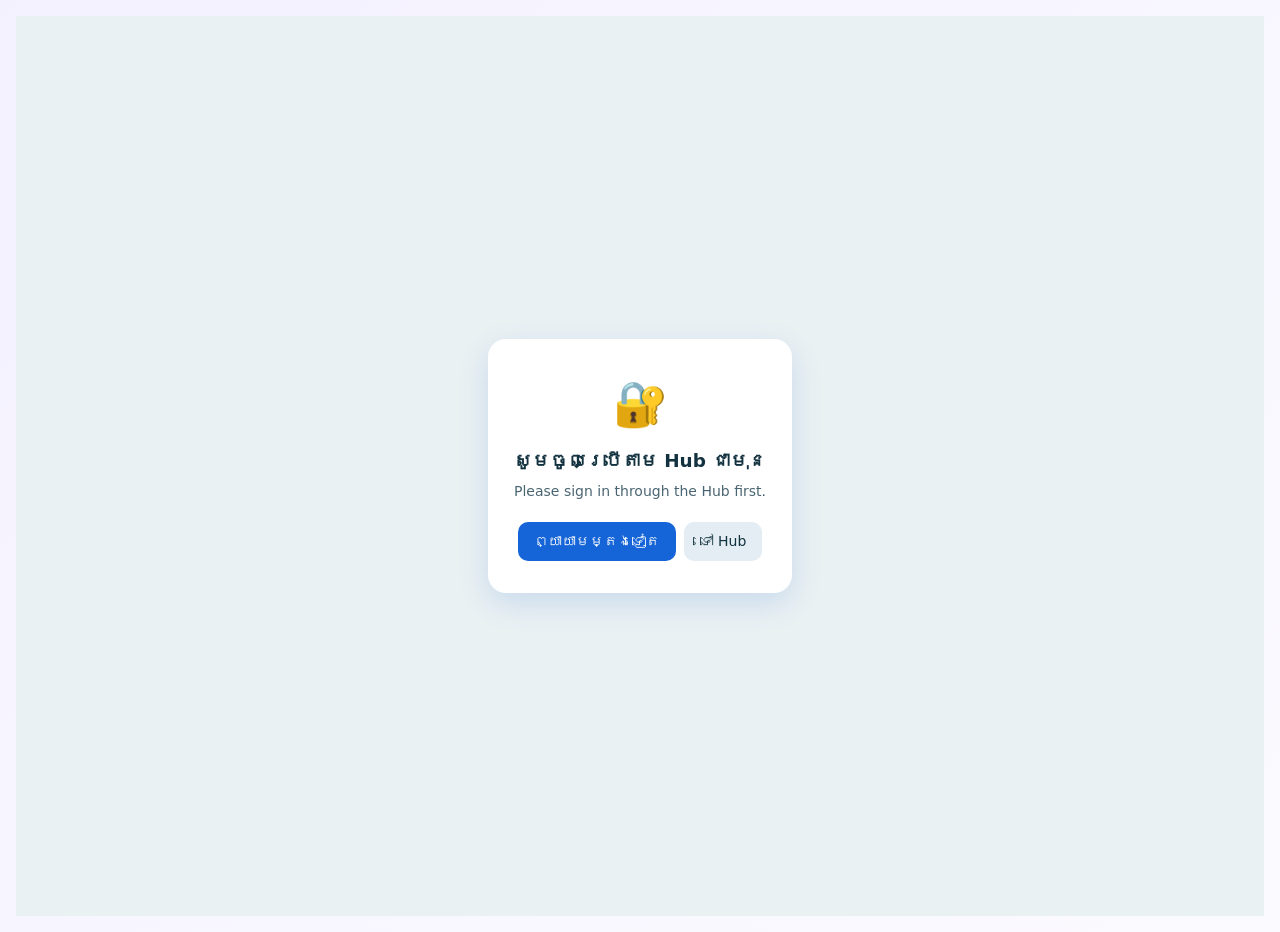
<file: hr/phase2-harness.html>
<!doctype html>
<html lang="km"><head><meta charset="utf-8"><meta name="viewport" content="width=device-width,initial-scale=1">
<title>PRD-HR V8 · Phase 2 Harness</title>
<style>
:root{--bg:#f4f1ff;--card:rgba(255,255,255,.72);--ink:#241b4b;--mut:#6b6396;--ac:#6d5bd0;--ok:#1b9a5a;--er:#d6455d;--wa:#c98a00}
@media (prefers-color-scheme:dark){:root{--bg:#171329;--card:rgba(40,34,72,.72);--ink:#efeaff;--mut:#a9a0d6}}
*{box-sizing:border-box}body{margin:0;padding:16px;background:linear-gradient(135deg,var(--bg),#e4dcff22);color:var(--ink);font:14px/1.5 "Noto Sans Khmer",system-ui,sans-serif}
h1{font-size:18px;margin:0 0 4px}.sub{color:var(--mut);margin-bottom:12px}
.card{background:var(--card);backdrop-filter:blur(10px);border:1px solid #ffffff55;border-radius:16px;padding:14px;margin-bottom:12px;box-shadow:0 6px 24px #6d5bd01f}
.row{display:flex;gap:8px;flex-wrap:wrap;align-items:center}button,select{border:0;border-radius:10px;padding:8px 12px;background:var(--ac);color:#fff;font:inherit;cursor:pointer}
button.alt{background:#8a82b8}button.danger{background:var(--er)}button:disabled{opacity:.5;cursor:not-allowed}
table{border-collapse:collapse;width:100%}td,th{padding:4px 8px;border-bottom:1px solid #8a82b844;text-align:left;font-size:13px}.wrap{overflow-x:auto}
.er{color:var(--er)}.wa{color:var(--wa)}.ok{color:var(--ok)}#log{white-space:pre-wrap;font-family:ui-monospace,monospace;font-size:12px;max-height:180px;overflow:auto}
.chip{display:inline-block;padding:2px 8px;border-radius:99px;background:#6d5bd01f;margin-right:4px}
</style></head><body>
<h1>💧 PRD-HR V8 · Phase 2 Harness</h1>
<div class="sub">តេស្ត Data Layer · Import Engine · Audit · RBAC — <b>ទិន្នន័យ Demo ប៉ុណ្ណោះ</b>. V7 ដើមស្ថិតក្នុង <code>legacy/</code> មិនបានកែ។</div>

<div class="card"><div class="row">
  <span class="chip" id="prov">…</span>
  <select id="role"><option value="hr_admin">អ្នកគ្រប់គ្រង HR</option><option value="dept_head">ប្រធានផ្នែក</option><option value="employee">និយោជិត</option></select>
  <button id="seedV7" class="alt">Seed V7 (10)</button><button id="demo">Import Demo 262 (bundled)</button>
  <label class="row"><input type="file" id="file" accept=".xlsx,.json"> <span class="sub" style="margin:0">.xlsx (SheetJS) ឬ workbook .json</span></label>
  <button id="gs" style="display:none">☁ ទាញពី Google Sheet (Staff_List)</button>
  <button id="reset" class="danger">Reset Demo DB</button>
</div></div>

<div class="card"><b>Import</b>
  <div class="row" style="margin:8px 0">
    <select id="mode"><option value="full">Full import</option><option value="update-only">Update-only existing</option></select>
    <label><input type="checkbox" id="ovw"> បញ្ជាក់ Overwrite កំណត់ត្រាដែលមានរួច</label>
    <button id="commit" disabled>Commit</button><button id="csv" class="alt" disabled>Error list (CSV)</button>
  </div><div id="pv" class="wrap">មិនទាន់មាន Preview</div></div>

<div class="card"><b>Stores</b><div id="counts" class="wrap"></div></div>
<div class="card"><b>Employees (Service layer · role-aware)</b>
  <div class="row" style="margin:8px 0"><input id="q" placeholder="ស្វែងរក ឈ្មោះ / ID" style="padding:8px;border-radius:10px;border:1px solid #8a82b8;flex:1;min-width:160px"><button id="find">Search</button></div>
  <div id="emps" class="wrap"></div></div>
<div class="card"><b>Log</b><div id="log"></div></div>

<script src="js/core/core.js"></script><script src="js/data/schema.js"></script><script src="js/data/providers.js"></script><script src="js/config.js"></script><script src="js/data/remote-provider.js"></script>
<script src="js/services/core-services.js"></script><script src="js/services/import-service.js"></script><script src="js/services/seed-service.js"></script><script src="js/legacy-adapter.js"></script>
<script>
const $ = (s) => document.querySelector(s), N = PRDHR, H = (window.__h = {});
const USERS = { hr_admin: { id: "u-hr", role: "hr_admin" }, dept_head: { id: "u-head", role: "dept_head", section: "រោងចក្រ" }, employee: { id: "u-emp", role: "employee", employee_id: "PPWSA-0604" } };
const user = () => N.remoteUser || USERS[$("#role").value], log = (m) => ($("#log").textContent = new Date().toLocaleTimeString() + "  " + m + "\n" + $("#log").textContent);
const esc = (s) => String(s == null ? "" : s).replace(/[&<>]/g, (c) => ({ "&": "&amp;", "<": "&lt;", ">": "&gt;" }[c]));
let pv = null;
async function init() {
  try { H.p = await N.createProvider(); } catch (e) { if (N.gate && (N.GATE_CODES.includes(e.code) || e.code === "network")) return N.gate(e.code, e); throw e; }
  if (H.p.kind === "remote") $("#gs").style.display = "";
  H.audit = new N.AuditService(H.p); H.imp = new N.ImportService(H.p, H.audit); H.emp = new N.EmployeeService(H.p, H.audit); H.seed = new N.SeedService(H.p, H.audit);
  if (H.p.kind === "remote") { const i = H.p.identity; N.remoteUser = { id: i.id, role: i.role, employee_id: i.employee_id, section: i.section, display: i.display_name }; N.applyRoles(H.p.roles);
    ["#role", "#seedV7", "#demo", "#reset"].forEach((q) => { const el = $(q); if (el) el.style.display = "none"; }); $("#prov").textContent = "Server · " + (i.display_name || i.id) + " · " + i.role; }
  else $("#prov").textContent = "Provider: " + H.p.kind; await refresh(); log("ready · provider=" + H.p.kind);
}
async function refresh() {
  const rows = []; for (const s of N.schema) { let c; try { c = await H.p.count(s.name); } catch (e) { c = "—"; } rows.push(`<tr><td>${s.name}</td><td>${c}</td></tr>`); }
  $("#counts").innerHTML = `<table><tr><th>Store</th><th>Records</th></tr>${rows.join("")}</table>`; await find();
}
async function find() {
  try { const r = await H.emp.list(user(), { search: $("#q").value, pageSize: 8 });
    $("#emps").innerHTML = `<div class="sub">${r.total} នាក់</div><table><tr><th>ID</th><th>ឈ្មោះ</th><th>ផ្នែក</th><th>ទូរស័ព្ទ</th><th>អាយុ</th><th>និវត្តន៍ (គណនា)</th></tr>${r.items.map((e) => `<tr><td>${esc(e.employee_id)}</td><td>${esc(e.name_km)}</td><td>${esc(e.section || e.unit_text)}</td><td>${esc(e.phone)}</td><td>${e.calc.age ?? "No Data"}</td><td>${e.calc.retirement_date ?? "No Data"}</td></tr>`).join("")}</table>`;
  } catch (e) { $("#emps").innerHTML = `<span class="er">${esc(e.message)}</span>`; }
}
async function doPreview(wb) {
  pv = await H.imp.preview(wb); const s = pv.summary, bad = pv.issues.filter((i) => i.severity === "error");
  $("#pv").innerHTML = `<div>${Object.entries(s).map(([k, v]) => `<span class="chip">${k}: <b>${v}</b></span>`).join("")}</div><div class="sub">${pv.sheets.map((x) => esc(x.sheet) + " → " + x.kind).join(" · ")}</div>
   <table><tr><th>Sheet</th><th>Row</th><th>ID</th><th>Code</th><th>Message</th></tr>${pv.issues.slice(0, 15).map((i) => `<tr><td>${esc(i.sheet).slice(0, 12)}</td><td>${i.row}</td><td>${esc(i.employee_id)}</td><td class="${i.severity === "error" ? "er" : "wa"}">${i.code}</td><td>${esc(i.msg)}</td></tr>`).join("")}</table><div class="sub">បង្ហាញ 15 ដំបូង · សរុប ${pv.issues.length} (Errors ${bad.length})</div>`;
  $("#commit").disabled = false; $("#csv").disabled = false; log("preview: " + JSON.stringify(s));
}
$("#demo").onclick = async () => { try { const wb = await (await fetch("seed/demo-workbook.json")).json(); await doPreview(wb); } catch (e) { log("bundled demo needs http(s) hosting (fetch is blocked on file://): " + e.message + " — use the file picker instead"); } };
$("#file").onchange = async (ev) => {
  const f = ev.target.files[0]; if (!f) return;
  try { let wb; if (/\.json$/i.test(f.name)) wb = JSON.parse(await f.text());
    else { if (!window.XLSX) await new Promise((res, rej) => { const s = document.createElement("script"); s.src = "https://cdnjs.cloudflare.com/ajax/libs/xlsx/0.18.5/xlsx.full.min.js"; s.onload = res; s.onerror = () => rej(new Error("SheetJS មិនអាចទាញយក (ត្រូវការ Internet)")); document.head.appendChild(s); }); wb = await N.ImportService.fromSheetJS(window.XLSX, await f.arrayBuffer(), f.name); }
    await doPreview(wb); } catch (e) { log("import error: " + e.message); }
};
$("#gs").onclick = async () => {
  const b = $("#gs"); b.disabled = true; log("កំពុងទាញពី Google Sheet…");
  try { const f = await H.p.readSource(), raw = JSON.stringify(f.sheets), dig = await crypto.subtle.digest("SHA-256", new TextEncoder().encode(raw));
    const wb = { fileName: f.fileName, fileSize: raw.length, fileHash: [...new Uint8Array(dig)].map((x) => x.toString(16).padStart(2, "0")).join(""), sheets: f.sheets };
    await doPreview(wb); log("ទាញបាន " + f.sheets.length + " Tab: " + f.sheets.map((x) => x.name + "(" + x.rows.length + ")").join(", ")); }
  catch (e) { log("ទាញពី Google Sheet បរាជ័យ: " + e.message + (/server_not_configured/.test(e.message) ? " — ត្រូវដាក់ Script Property SOURCE_SPREADSHEET_ID" : "")); }
  finally { b.disabled = false; }
};
$("#commit").onclick = async () => { try { const r = await H.imp.commit(user(), pv, { mode: $("#mode").value, confirmOverwrite: $("#ovw").checked }); log("commit: " + JSON.stringify(r.result)); await refresh(); } catch (e) { log("commit blocked: " + e.message); } };
$("#csv").onclick = () => { const a = document.createElement("a"); a.href = URL.createObjectURL(new Blob([H.imp.errorsToCSV(pv)], { type: "text/csv;charset=utf-8" })); a.download = "import-errors.csv"; a.click(); };
$("#seedV7").onclick = async () => { try { const P = await (await fetch("seed/v7-employees.json")).json(); log("seedV7: " + JSON.stringify(await H.seed.seedV7(user(), P))); await refresh(); } catch (e) { log("seedV7: " + e.message); } };
$("#find").onclick = find; $("#role").onchange = find; $("#q").onkeydown = (e) => e.key === "Enter" && find();
$("#reset").onclick = async () => { if (!confirm("លុបទិន្នន័យ Demo ទាំងអស់ (រួមទាំង Audit Log នៃ Demo)?")) return; H.p.close && H.p.close(); await new Promise((res) => { const r = indexedDB.deleteDatabase(N.DB_NAME); r.onsuccess = r.onerror = r.onblocked = res; }); await init(); log("demo database reset"); };
init().catch((e) => log("init failed: " + e.message));
</script></body></html>
</file>
<file: fonts/fonts.css>
/* Font ខ្មែរតាមគំរូ Website PPWSA (Khmer OS Siemreap / Khmer OS Muol)
   ជំនួសដោយ Siemreap និង Moul (Google Fonts · អាជ្ញាបណ្ណ SIL OFL 1.1 — ឥតគិតថ្លៃ អាចចែកចាយបាន)
   ផ្ទុកពីម៉ាស៊ីនខ្លួនឯង (Self-host) ដូច្នេះបង្ហាញដូចគ្នាលើទូរស័ព្ទ/កុំព្យូទ័រ ហើយមិនសុំអ្វីពី Google ទេ។ */
@font-face{font-family:"Siemreap";font-style:normal;font-weight:400;font-display:swap;src:local("Khmer OS Siemreap"),url(siemreap-khmer-400-normal.woff2) format("woff2");
  unicode-range:U+1780-17FF,U+19E0-19FF,U+200C-200D,U+25CC,U+0000-00FF,U+0131,U+0152-0153,U+02BB-02BC,U+02C6,U+02DA,U+02DC,U+0304,U+0308,U+0329,U+2000-206F,U+20AC,U+2122,U+2191,U+2193,U+2212,U+2215,U+FEFF,U+FFFD}
@font-face{font-family:"Moul";font-style:normal;font-weight:400;font-display:swap;src:url(moul-khmer-400-normal.woff2) format("woff2");
  unicode-range:U+1780-17FF,U+19E0-19FF,U+200C-200D,U+25CC}
@font-face{font-family:"Moul";font-style:normal;font-weight:400;font-display:swap;src:url(moul-latin-400-normal.woff2) format("woff2");
  unicode-range:U+0000-00FF,U+0131,U+0152-0153,U+02BB-02BC,U+02C6,U+02DA,U+02DC,U+0304,U+0308,U+0329,U+2000-206F,U+20AC,U+2122,U+2191,U+2193,U+2212,U+2215,U+FEFF,U+FFFD}
:root{--f-ui:"Siemreap","Noto Sans Khmer","Khmer OS Siemreap","Khmer UI",system-ui,-apple-system,"Segoe UI",sans-serif;--f-title:"Moul","Khmer OS Muol Light","Siemreap",serif}
</file>
<file: hr/css/glass.css>
:root{--bg1:#e8f1fd;--bg2:#f6faff;--gl:rgba(255,255,255,.7);--bd:rgba(120,160,220,.35);--tx:#12233a;--mu:#5f7189;--ac:#1f6fe5;--ac2:#4aa3ff;--ok:#16a34a;--wa:#d97706;--er:#dc2626;--sh:0 8px 30px rgba(40,90,170,.12);box-sizing:border-box;padding-top:env(safe-area-inset-top,0px);padding-bottom:env(safe-area-inset-bottom,0px)}
@media(prefers-color-scheme:dark){:root:not([data-theme="light"]){--bg1:#0c1626;--bg2:#101d33;--gl:rgba(28,44,70,.7);--bd:rgba(110,150,210,.25);--tx:#e6eefb;--mu:#93a6c2;--ac:#4a9bff;--ac2:#7cc0ff;--ok:#4ade80;--wa:#fbbf24;--er:#f87171;--sh:0 8px 30px rgba(0,0,0,.35);color-scheme:dark}}
:root[data-theme="dark"]{--bg1:#0c1626;--bg2:#101d33;--gl:rgba(28,44,70,.7);--bd:rgba(110,150,210,.25);--tx:#e6eefb;--mu:#93a6c2;--ac:#4a9bff;--ac2:#7cc0ff;--ok:#4ade80;--wa:#fbbf24;--er:#f87171;--sh:0 8px 30px rgba(0,0,0,.35);color-scheme:dark}
*{box-sizing:border-box}html{scroll-padding-top:env(safe-area-inset-top,0px)}
body{margin:0;font-family:var(--f-ui,"Noto Sans Khmer",system-ui,sans-serif);color:var(--tx);background:linear-gradient(160deg,var(--bg1),var(--bg2));min-height:100vh;line-height:1.6}
.app{display:grid;grid-template-columns:230px 1fr;max-width:1200px;margin:0 auto;gap:16px;padding:16px}
.glass{background:var(--gl);border:1px solid var(--bd);border-radius:18px;box-shadow:var(--sh);backdrop-filter:blur(12px)}
.side{padding:16px;position:sticky;top:16px;height:fit-content}
.brand{display:flex;gap:10px;align-items:center;margin-bottom:14px}
.logo{width:40px;height:40px;border-radius:12px;background:linear-gradient(135deg,var(--ac),var(--ac2));display:grid;place-items:center;color:#fff;font-size:1.2rem}
.brand b{display:block;font-size:.95rem}.brand small{color:var(--mu);font-size:.72rem}
.nav button{display:flex;gap:10px;align-items:center;width:100%;text-align:left;border:0;background:none;color:var(--tx);font:inherit;padding:10px 12px;border-radius:12px;cursor:pointer}
.nav button.on{background:linear-gradient(135deg,var(--ac),var(--ac2));color:#fff;font-weight:600}
.demo{margin-top:14px;font-size:.72rem;color:var(--mu);border-top:1px solid var(--bd);padding-top:10px}
.top{display:flex;justify-content:space-between;align-items:center;gap:10px;margin-bottom:14px;flex-wrap:wrap}
h1{font-size:1.25rem;margin:0}.sub{color:var(--mu);font-size:.85rem}
.user{padding:8px 14px;font-size:.85rem;display:flex;gap:8px;align-items:center}
.grid{display:grid;gap:12px;grid-template-columns:repeat(auto-fit,minmax(170px,1fr));margin-bottom:12px}
.stat{padding:14px}.stat .k{color:var(--mu);font-size:.78rem}.stat .v{font-size:1.7rem;font-weight:700}
.two{display:grid;gap:12px;grid-template-columns:repeat(auto-fit,minmax(300px,1fr))}
.pan{padding:16px}.pan h3{margin:0 0 10px;font-size:1rem}
.bar{display:grid;grid-template-columns:minmax(100px,38%) 1fr 30px;gap:8px;align-items:center;font-size:.82rem;margin:7px 0}
.bar i{display:block;height:10px;border-radius:6px;background:linear-gradient(90deg,var(--ac),var(--ac2))}
.ev{display:flex;gap:10px;align-items:center;padding:8px 0;border-bottom:1px solid var(--bd);font-size:.85rem}
.ev:last-child{border:0}.ev span:first-child{font-size:1.2rem}
.tools{display:flex;gap:8px;flex-wrap:wrap;margin-bottom:12px}
input,select{font:inherit;padding:8px 12px;border:1px solid var(--bd);border-radius:12px;background:var(--gl);color:var(--tx)}
input{flex:1;min-width:160px}
.tw{overflow-x:auto}table{border-collapse:collapse;width:100%;font-size:.86rem}
th,td{padding:10px 12px;text-align:left;white-space:nowrap;border-bottom:1px solid var(--bd)}
th{color:var(--mu);font-weight:600;font-size:.78rem}tbody tr{cursor:pointer}tbody tr:hover{background:rgba(74,163,255,.1)}
.av{display:inline-grid;place-items:center;width:30px;height:30px;border-radius:50%;background:linear-gradient(135deg,var(--ac),var(--ac2));color:#fff;font-size:.8rem;margin-right:8px;vertical-align:middle}
.chip{padding:2px 10px;border-radius:99px;font-size:.74rem;font-weight:600;background:rgba(31,111,229,.14);color:var(--ac)}
.chip.ok{background:rgba(22,163,74,.15);color:var(--ok)}.chip.wa{background:rgba(217,119,6,.16);color:var(--wa)}.chip.er{background:rgba(220,38,38,.14);color:var(--er)}
.lv{display:flex;gap:12px;align-items:center;justify-content:space-between;flex-wrap:wrap;padding:12px 0;border-bottom:1px solid var(--bd)}
.lv:last-child{border:0}.lv small{color:var(--mu)}
.btn{border:0;border-radius:10px;padding:6px 14px;font:inherit;font-size:.82rem;cursor:pointer;color:#fff;background:var(--ok)}.btn.no{background:var(--er)}
dialog{border:1px solid var(--bd);border-radius:18px;background:var(--bg2);color:var(--tx);max-width:440px;width:92%;padding:20px}
dialog::backdrop{background:rgba(10,20,40,.45)}
dl{display:grid;grid-template-columns:120px 1fr;gap:6px 10px;font-size:.86rem;margin:14px 0}dt{color:var(--mu)}dd{margin:0}
.x{border:0;background:var(--ac);color:#fff;border-radius:10px;padding:8px 18px;font:inherit;cursor:pointer}
@media(max-width:760px){.app{grid-template-columns:1fr;padding:12px 12px 84px}
.side{position:fixed;left:10px;right:10px;bottom:calc(10px + env(safe-area-inset-bottom,0px));top:auto;z-index:5;padding:6px}
.brand,.demo{display:none}.nav{display:flex;gap:4px}.nav button{flex-direction:column;gap:0;font-size:.7rem;padding:6px 4px;text-align:center}}
@media(max-width:760px){.nav{overflow-x:auto}.nav button{flex:0 0 auto;min-width:68px}}
.mx td,.mx th{text-align:center}.mx td:first-child,.mx th:first-child{text-align:left}
.cal{display:grid;grid-template-columns:repeat(7,1fr);gap:4px}.cd{min-height:72px;padding:4px;border:1px solid var(--bd);border-radius:10px;font-size:.72rem;cursor:pointer;overflow:hidden}.cd:hover{background:rgba(74,163,255,.1)}.cd b{display:block;font-size:.8rem}.cd .chip{display:block;margin:1px 0;padding:0 6px;overflow:hidden;text-overflow:ellipsis;white-space:nowrap}.we{opacity:.55}.td{outline:2px solid var(--ac)}.cal .h{text-align:center;color:var(--mu);font-size:.75rem}.cd small{color:var(--mu)}
@media(max-width:760px){.cd{min-height:58px;font-size:.65rem}.cd .chip{padding:0 3px}}

/* ===== Clean Enterprise refresh: Dashboard + Sidebar ===== */
:root{
 --bg1:#f8fafc;--bg2:#f8fafc;--gl:#ffffff;--bd:#e2e8f0;
 --tx:#1e293b;--mu:#64748b;--ac:#2563eb;--ac2:#2563eb;
 --ok:#16a34a;--wa:#d97706;--er:#dc2626;
 --sh:0 1px 3px rgba(15,23,42,.05),0 1px 2px rgba(15,23,42,.03);
}
body{background:#f8fafc;color:var(--tx);line-height:1.65}
.app{max-width:1440px;grid-template-columns:248px minmax(0,1fr);gap:24px;padding:24px}
.glass{background:#fff;border:1px solid #e2e8f0;border-radius:14px;box-shadow:var(--sh);backdrop-filter:none}
.side{background:#172554;color:#e2e8f0;border:0;border-radius:16px;padding:18px 14px;top:24px;min-height:calc(100vh - 48px);box-shadow:0 8px 24px rgba(15,23,42,.10)}
.brand{padding:4px 7px 18px;margin-bottom:12px;border-bottom:1px solid rgba(226,232,240,.16)}
.logo{width:42px;height:42px;border-radius:12px;background:#2563eb;font-size:1.15rem}
.brand b{color:#fff;font-size:1rem;letter-spacing:.2px}
.brand small{color:#a5b4fc;font-size:.72rem}
.nav{display:flex;flex-direction:column;gap:4px}
.nav-group{margin:14px 8px 5px;color:#94a3b8;font-size:.68rem;font-weight:700;letter-spacing:.6px}
.nav button{color:#cbd5e1;border-radius:9px;padding:10px 11px;font-size:.84rem;transition:background .15s,color .15s}
.nav button span:first-child{width:23px;text-align:center;font-size:1rem}
.nav button:hover{background:rgba(255,255,255,.08);color:#fff}
.nav button.on{background:#2563eb;color:#fff;font-weight:700;box-shadow:0 3px 8px rgba(37,99,235,.22)}
.demo{color:#94a3b8;border-color:rgba(226,232,240,.16);line-height:1.7}
main{min-width:0}
.top{align-items:center;margin-bottom:22px}
h1{font-size:1.35rem;font-weight:700;letter-spacing:-.2px}
.sub{color:#64748b}
.user{border:1px solid #e2e8f0;border-radius:10px;padding:7px 11px;box-shadow:none}
.user select{border:0;background:transparent;padding:3px 4px}
.stat{padding:17px 18px;position:relative;overflow:hidden}
.stat .k{color:#64748b;font-size:.78rem;font-weight:600}
.stat .v{font-size:1.8rem;line-height:1.3;margin-top:5px;color:#0f172a}
.stat .stat-icon{position:absolute;right:16px;top:16px;width:36px;height:36px;border-radius:10px;background:#eff6ff;color:#2563eb;display:grid;place-items:center;font-size:1.1rem}
.stat .stat-note{font-size:.7rem;color:#64748b;margin-top:5px}
.dash-head{display:flex;justify-content:space-between;align-items:flex-end;gap:12px;flex-wrap:wrap;margin:0 0 14px}
.dash-head h2{font-size:1rem;margin:0;color:#0f172a}
.dash-head p{font-size:.78rem;color:#64748b;margin:3px 0 0}
.dash-kpis{display:grid;grid-template-columns:repeat(4,minmax(0,1fr));gap:12px;margin-bottom:14px}
.dash-panels{display:grid;grid-template-columns:minmax(0,1.15fr) minmax(280px,.85fr);gap:14px}
.dash-panel{padding:18px}
.dash-panel h3{font-size:.92rem;color:#0f172a;margin:0}
.panel-sub{font-size:.74rem;color:#64748b;margin:3px 0 14px}
.dept-row{display:grid;grid-template-columns:minmax(125px,1.1fr) minmax(80px,2fr) 28px;gap:10px;align-items:center;margin:13px 0;font-size:.78rem}
.dept-track{height:8px;background:#f1f5f9;border-radius:20px;overflow:hidden}
.dept-track i{display:block;height:100%;border-radius:20px;background:#3b82f6}
.dept-count{text-align:right;color:#334155;font-weight:700}
.quick-grid{display:grid;grid-template-columns:repeat(2,minmax(0,1fr));gap:9px;margin-top:15px}
.quick-link{cursor:pointer;display:flex;align-items:center;gap:9px;padding:11px;border:1px solid #e2e8f0;border-radius:10px;background:#fff;color:#334155;font-size:.78rem;font-weight:600}
.quick-link:hover{border-color:#93c5fd;background:#f8fbff}.quick-link:focus{outline:2px solid #93c5fd}.quick-link span{width:28px;height:28px;display:grid;place-items:center;background:#eff6ff;border-radius:8px;color:#2563eb}
.dash-activity{display:flex;gap:10px;padding:11px 0;border-bottom:1px solid #f1f5f9;font-size:.78rem}
.dash-activity:last-child{border:0}
.activity-dot{width:8px;height:8px;border-radius:50%;background:#3b82f6;margin:7px 2px 0;flex:none}
.activity-time{font-size:.68rem;color:#94a3b8;margin-top:2px}
.dash-alert{display:flex;align-items:flex-start;gap:10px;padding:10px 0;border-bottom:1px solid #f1f5f9;font-size:.78rem}
.dash-alert:last-child{border:0}
.alert-ico{width:30px;height:30px;display:grid;place-items:center;background:#f1f5f9;border-radius:9px;flex:none}
.chip{font-size:.7rem}
@media(max-width:980px){.dash-kpis{grid-template-columns:repeat(2,minmax(0,1fr))}.dash-panels{grid-template-columns:1fr}}
@media(max-width:760px){
 .app{grid-template-columns:1fr;padding:12px 12px 86px;gap:12px}
 .side{left:10px;right:10px;bottom:calc(10px + env(safe-area-inset-bottom,0px));top:auto;z-index:5;min-height:0;padding:7px 8px;border-radius:13px}
 .brand,.demo,.nav-group{display:none}
 .nav{display:flex;flex-direction:row;gap:4px;overflow-x:auto;scrollbar-width:none}
 .nav button{flex:1 0 62px;min-width:62px;flex-direction:column;gap:1px;padding:6px 3px;text-align:center;font-size:.65rem}
 .nav button span:first-child{width:auto;font-size:1rem}
 .top{margin-bottom:14px}
 .dash-kpis{gap:8px}
 .stat{padding:13px}
 .stat .v{font-size:1.45rem}
 .stat .stat-icon{width:29px;height:29px;right:10px;top:10px;font-size:.9rem}
 .dash-panel{padding:14px}
}



/* ===== GLASSY DASHBOARD V7 · PREMIUM GLASSMORPHISM ===== */
:root{
 --bg1:#f4f0ff;--bg2:#edf4ff;--gl:rgba(255,255,255,.62);
 --bd:rgba(255,255,255,.78);--tx:#242044;--mu:#777391;
 --ac:#7857e8;--ac2:#a78bfa;--ok:#16a878;--wa:#e5a13b;--er:#e35d79;
 --sh:0 18px 55px rgba(82,64,150,.12),inset 0 1px 0 rgba(255,255,255,.8);
}
html{background:#f3efff}
body{
 background:
  radial-gradient(ellipse at 8% 8%,rgba(183,160,255,.42),transparent 34%),
  radial-gradient(ellipse at 92% 18%,rgba(139,190,255,.34),transparent 32%),
  radial-gradient(ellipse at 60% 95%,rgba(255,190,224,.25),transparent 36%),
  linear-gradient(135deg,#f7f4ff 0%,#eef3ff 48%,#f8f4ff 100%);
 background-attachment:fixed;color:#282344;
}
body:before,body:after{content:"";position:fixed;z-index:-1;border-radius:50%;filter:blur(2px);pointer-events:none}
body:before{width:360px;height:360px;top:18%;right:-120px;background:rgba(167,139,250,.13)}
body:after{width:300px;height:300px;bottom:-100px;left:18%;background:rgba(111,173,255,.12)}
.app{max-width:1540px;grid-template-columns:258px minmax(0,1fr);gap:22px;padding:22px}
.glass{background:rgba(255,255,255,.58);border:1px solid rgba(255,255,255,.82);border-radius:21px;box-shadow:0 16px 42px rgba(74,61,130,.10),inset 0 1px 0 rgba(255,255,255,.92);backdrop-filter:blur(22px) saturate(155%);-webkit-backdrop-filter:blur(22px) saturate(155%)}
.side{background:linear-gradient(155deg,rgba(48,37,91,.94),rgba(65,48,125,.91) 55%,rgba(82,65,145,.90));border:1px solid rgba(255,255,255,.2);box-shadow:0 22px 55px rgba(45,31,94,.24),inset 0 1px 0 rgba(255,255,255,.18);border-radius:23px;padding:20px 15px;top:22px;min-height:calc(100vh - 44px);backdrop-filter:blur(24px)}
.brand{padding:5px 8px 20px;margin-bottom:16px;border-bottom:1px solid rgba(255,255,255,.16)}
.logo{width:45px;height:45px;border-radius:15px;background:linear-gradient(145deg,#bba7ff,#7857e8 60%,#5a45b8);box-shadow:0 8px 22px rgba(157,128,255,.4),inset 0 1px 0 rgba(255,255,255,.55)}
.brand b{font-size:1.02rem;letter-spacing:.4px}.brand small{color:#c7bbf5}
.nav-group{margin:17px 10px 7px;color:#b9addf;font-size:.65rem;letter-spacing:1.2px}
.nav button{color:rgba(245,242,255,.82);border-radius:13px;padding:11px 12px;font-size:.83rem;transition:all .22s ease}
.nav button span:first-child{width:25px;text-align:center;font-size:1.04rem;filter:drop-shadow(0 2px 3px rgba(0,0,0,.12))}
.nav button:hover{background:rgba(255,255,255,.12);color:#fff;transform:translateX(2px)}
.nav button.on{background:linear-gradient(110deg,rgba(180,157,255,.34),rgba(255,255,255,.18));border:1px solid rgba(255,255,255,.24);color:#fff;box-shadow:0 8px 20px rgba(20,12,60,.18),inset 0 1px 0 rgba(255,255,255,.2)}
.demo{color:#c7bbeb;border-color:rgba(255,255,255,.16)}
main{min-width:0}.top{margin-bottom:22px;align-items:center}
h1{font-size:1.48rem;font-weight:750;letter-spacing:-.5px;color:#292148}
.sub{color:#817b9c}.user{border:1px solid rgba(255,255,255,.9);border-radius:14px;padding:8px 13px;background:rgba(255,255,255,.58);box-shadow:0 8px 24px rgba(76,62,135,.08);backdrop-filter:blur(16px)}
.user select{color:#574a83}
.dash-head{margin-bottom:17px}.dash-head h2{font-size:1.05rem;color:#302650}.dash-head p{color:#8882a2}
.dash-kpis{gap:14px;margin-bottom:16px}
.stat{padding:19px 20px;border-radius:20px;position:relative;overflow:hidden;transition:transform .22s ease,box-shadow .22s ease}
.stat:hover,.dash-panel:hover{transform:translateY(-2px);box-shadow:0 22px 50px rgba(83,66,150,.15),inset 0 1px 0 rgba(255,255,255,.95)}
.stat:after{content:"";position:absolute;width:110px;height:110px;border-radius:50%;right:-35px;bottom:-58px;background:linear-gradient(135deg,rgba(167,139,250,.16),rgba(125,170,255,.04));pointer-events:none}
.stat .k{color:#817b9c;font-size:.77rem;font-weight:650}.stat .v{font-size:1.95rem;color:#302650;letter-spacing:-.7px;margin-top:7px}
.stat .stat-icon{width:42px;height:42px;right:17px;top:17px;border-radius:14px;background:linear-gradient(145deg,rgba(174,151,255,.23),rgba(133,165,255,.15));border:1px solid rgba(255,255,255,.8);color:#795be0;font-size:1.16rem;box-shadow:0 5px 14px rgba(120,87,232,.09)}
.stat .stat-note{color:#9690ad;font-size:.69rem}
.dash-panels{gap:15px}.dash-panel{padding:20px;border-radius:21px;transition:transform .22s ease,box-shadow .22s ease}
.dash-panel h3{color:#332852;font-size:.96rem}.panel-sub{color:#8b85a5}
.dept-track{background:rgba(122,106,174,.10);height:9px}.dept-track i,.bar i{background:linear-gradient(90deg,#8060e8,#a78bfa 55%,#8ab9ff);box-shadow:0 2px 8px rgba(128,96,232,.18)}
.dept-count{color:#55477d}.quick-link{border:1px solid rgba(255,255,255,.92);border-radius:13px;background:rgba(255,255,255,.48);color:#51466f;box-shadow:0 5px 15px rgba(74,61,130,.04);transition:all .2s ease}
.quick-link:hover{border-color:rgba(153,127,239,.55);background:rgba(255,255,255,.82);transform:translateY(-2px);box-shadow:0 8px 18px rgba(100,77,180,.1)}
.quick-link span{background:linear-gradient(145deg,#eee9ff,#e5edff);color:#7657d8;border-radius:9px}
.dash-activity,.dash-alert,.ev,.lv{border-color:rgba(126,112,169,.13)}
.activity-dot{background:#9274ee;box-shadow:0 0 0 4px rgba(146,116,238,.12)}
.alert-ico{background:linear-gradient(145deg,rgba(231,224,255,.8),rgba(225,236,255,.75));border:1px solid rgba(255,255,255,.9)}
.chip{border-radius:99px;background:rgba(132,105,226,.13);color:#7557d5;padding:3px 10px}
.chip.ok{background:rgba(22,168,120,.12);color:#11956a}.chip.wa{background:rgba(229,161,59,.15);color:#b8791e}.chip.er{background:rgba(227,93,121,.13);color:#d34e70}
input,select,textarea{border:1px solid rgba(151,135,197,.22);border-radius:12px;background:rgba(255,255,255,.62);color:#342a55;outline:none}
input:focus,select:focus,textarea:focus{border-color:#a58bea;box-shadow:0 0 0 3px rgba(142,112,226,.12)}
.tw{border-radius:19px;box-shadow:0 16px 42px rgba(74,61,130,.09)}
table{color:#44395f}th{color:#8c85a5}th,td{border-bottom:1px solid rgba(126,112,169,.13)}tbody tr:hover{background:rgba(153,128,239,.07)}
.av{background:linear-gradient(145deg,#ad98f7,#7254d5);box-shadow:0 4px 10px rgba(114,84,213,.18)}
.btn{background:linear-gradient(110deg,#19aa7a,#36c69a);box-shadow:0 4px 12px rgba(25,170,122,.18)}.btn.no{background:linear-gradient(110deg,#dc5475,#ef8299);box-shadow:0 4px 12px rgba(220,84,117,.16)}
.x{background:linear-gradient(110deg,#7857e8,#9a7df1);border-radius:12px;box-shadow:0 6px 16px rgba(120,87,232,.2)}
dialog{background:rgba(250,248,255,.94);border:1px solid rgba(255,255,255,.9);box-shadow:0 24px 70px rgba(41,29,86,.25);backdrop-filter:blur(22px)}dialog::backdrop{background:rgba(35,25,68,.35);backdrop-filter:blur(5px)}
.cal .cd{background:rgba(255,255,255,.34);border-color:rgba(151,135,197,.18);border-radius:12px}.cal .cd:hover{background:rgba(255,255,255,.75)}.cal .td{outline:2px solid #9477e9;background:rgba(166,143,246,.12)}
@media(max-width:980px){.app{gap:16px}.dash-kpis{gap:10px}}
@media(max-width:760px){
 .app{padding:12px 12px 92px;gap:12px}
 .side{left:10px;right:10px;bottom:calc(10px + env(safe-area-inset-bottom,0px));top:auto;min-height:0;padding:7px 8px;border-radius:17px;background:rgba(48,37,91,.92);backdrop-filter:blur(24px);box-shadow:0 12px 35px rgba(45,31,94,.3)}
 .nav button{border-radius:11px}.nav button.on{background:rgba(183,160,255,.3)}
 h1{font-size:1.2rem}.stat{padding:14px;border-radius:16px}.stat .v{font-size:1.5rem}.stat .stat-icon{width:31px;height:31px;right:10px;top:10px;font-size:.9rem}
 .dash-panel{padding:15px;border-radius:17px}.glass{border-radius:17px}
}
@media(prefers-reduced-motion:reduce){*,*:before,*:after{transition:none!important;scroll-behavior:auto!important}}
</file>
<file: hr/css/responsive.css>
/* PRD-HR · Responsive layout — Sidebar សម្រាប់ទាំងកុំព្យូទ័រ និងទូរស័ព្ទ (ផ្ទុកក្រោយ glass.css)
   ≥1101px : Sidebar ថេរនៅខាងឆ្វេង (ទំហំធំ)
   761–1100: Sidebar តូចជាង (Tablet / Laptop តូច)
   ≤760px  : Sidebar ជា Drawer រុញចេញពីឆ្វេង បើកដោយប៊ូតុង ☰ */
.hamb,.scrim,.side-x{display:none}
body{overflow-x:hidden}
img,svg,canvas{max-width:100%}
main{min-width:0}

@media(min-width:1600px){body .app{max-width:1560px}}

@media(min-width:761px) and (max-width:1100px){
 body .app{grid-template-columns:208px minmax(0,1fr);gap:16px;padding:16px}
 body .side{padding:16px 10px;border-radius:18px}
 body .nav button{font-size:.8rem;padding:9px 9px}
 body .dash-panels{grid-template-columns:1fr}
}

@media(max-width:760px){
 body .app{grid-template-columns:minmax(0,1fr);padding:0 12px 28px;gap:0}

 /* របារខាងលើ (ជាប់) = ប៊ូតុង ☰ + ចំណងជើង + អ្នកប្រើ */
 body .top{position:sticky;top:0;z-index:30;display:grid;grid-template-columns:auto minmax(0,1fr);gap:8px 10px;align-items:center;
  margin:0 -12px 14px;padding:calc(10px + env(safe-area-inset-top,0px)) 12px 10px;background:rgba(248,250,252,.94);
  -webkit-backdrop-filter:blur(14px);backdrop-filter:blur(14px);border-bottom:1px solid var(--bd)}
 body .top h1{font-size:1.1rem;margin:0;line-height:1.35;overflow-wrap:anywhere}
 body .top .sub{font-size:.74rem}
 body .user{grid-column:1/-1;flex-wrap:wrap;gap:6px 8px;padding:6px 10px;border-radius:12px}
 body .user #actas{max-width:100%;overflow-wrap:anywhere;font-weight:600}
 body .user select{max-width:100%;min-width:0}
 body .user .btn{margin-left:auto;padding:7px 14px}
 .hamb{display:grid;place-items:center;width:44px;height:44px;border:1px solid var(--bd);border-radius:12px;background:#fff;color:#302650;
  font-size:1.35rem;line-height:1;cursor:pointer;padding:0}
 .hamb:active{transform:scale(.96)}

 /* Sidebar = Drawer */
 body .side{position:fixed;top:0;bottom:0;left:0;right:auto;width:min(84vw,304px);height:100vh;height:100dvh;min-height:0;z-index:60;
  border-radius:0 22px 22px 0;margin:0;overflow-y:auto;overscroll-behavior:contain;
  padding:calc(16px + env(safe-area-inset-top,0px)) 14px calc(18px + env(safe-area-inset-bottom,0px));
  background:linear-gradient(155deg,rgba(48,37,91,.99),rgba(65,48,125,.98) 55%,rgba(82,65,145,.97));
  transform:translateX(-105%);visibility:hidden;transition:transform .26s ease,visibility 0s linear .26s;box-shadow:none}
 body.nav-open .side{transform:none;visibility:visible;transition:transform .26s ease,visibility 0s;box-shadow:0 0 60px rgba(20,12,60,.5)}
 body .brand{display:flex;padding-right:44px}
 body .demo{display:block}
 body .nav-group{display:block}
 body .nav{display:flex;flex-direction:column;gap:4px;overflow:visible}
 body .nav button{flex:none;min-width:0;width:100%;flex-direction:row;text-align:left;font-size:.95rem;padding:12px 13px;min-height:46px;gap:10px}
 body .nav button span:first-child{width:25px;font-size:1.1rem}
 .side-x{display:grid;place-items:center;position:absolute;top:calc(10px + env(safe-area-inset-top,0px));right:10px;width:38px;height:38px;border:0;border-radius:10px;
  background:rgba(255,255,255,.14);color:#fff;font-size:1.05rem;cursor:pointer;padding:0}
 .scrim{display:block;position:fixed;inset:0;z-index:50;background:rgba(20,12,45,.5);opacity:0;visibility:hidden;transition:opacity .26s ease,visibility 0s linear .26s;
  -webkit-backdrop-filter:blur(2px);backdrop-filter:blur(2px)}
 body.nav-open .scrim{opacity:1;visibility:visible;transition:opacity .26s ease,visibility 0s}
 body.nav-open{overflow:hidden}

 /* មាតិកា */
 input,select,textarea{font-size:16px}               /* ការពារ iOS Zoom ពេលចុចប្រអប់ */
 body .tools{display:grid;grid-template-columns:repeat(auto-fit,minmax(150px,1fr));gap:8px}
 body .tools select,body .tools input,body .tools .btn,body .tools button{width:100%;min-width:0;max-width:100%}
 body .tools .btn,body .tools button{min-height:42px}
 body .dash-head{margin-bottom:12px}
 body .dash-kpis{grid-template-columns:repeat(2,minmax(0,1fr));gap:10px}
 body .stat{padding:13px}
 body .stat .v{font-size:1.4rem}
 body .stat .k{font-size:.74rem}
 body .dash-panels,body .two{grid-template-columns:minmax(0,1fr)}
 body .dash-panel,body .pan{padding:14px}
 body .tw{-webkit-overflow-scrolling:touch}
 body th,body td{padding:9px 10px}
 body .tabs{flex-wrap:nowrap;overflow-x:auto;scrollbar-width:none;padding-bottom:2px}
 body .tabs button{flex:0 0 auto;min-height:38px}
 body .fm{grid-template-columns:repeat(auto-fit,minmax(140px,1fr))}
 body dl.f,body dl{grid-template-columns:minmax(0,1fr);gap:2px 0}
 body dl.f dt,body dl dt{margin-top:6px}
 body dialog{width:calc(100vw - 24px);max-width:none;max-height:88vh;max-height:88dvh;overflow:auto;padding:16px}
 body .bar{grid-template-columns:minmax(80px,36%) 1fr 28px}
 body .hd{gap:8px}
}

@media(max-width:420px){
 body .tools{grid-template-columns:minmax(0,1fr)}
 body .fm{grid-template-columns:minmax(0,1fr)}
 body .dash-kpis{gap:8px}
 body .stat .v{font-size:1.3rem}
}

@media(prefers-reduced-motion:reduce){body .side,.scrim{transition:none!important}}

/* ===== ចលនា & ល្បឿនដែលមើលឃើញ (គ្រប់ទំហំ) ===== */
button,.nav button,select,a{-webkit-tap-highlight-color:transparent;touch-action:manipulation}
.nav button:active{transform:scale(.98)}
#v{min-height:40vh}
#v.in{animation:vin .22s ease both}
@keyframes vin{from{opacity:0;transform:translateY(6px)}to{opacity:1;transform:none}}
body.is-busy #v{opacity:.55;transition:opacity .18s ease}
body.is-busy::before{content:"";position:fixed;left:0;top:0;height:3px;width:100%;z-index:200;pointer-events:none;
 background:linear-gradient(90deg,transparent,#7c5cf2 35%,#b49dff 65%,transparent) no-repeat;background-size:45% 100%;animation:prog 1s ease-in-out infinite}
@keyframes prog{from{background-position:-60% 0}to{background-position:160% 0}}
@media(prefers-reduced-motion:reduce){#v.in{animation:none}body.is-busy::before{animation:none;background-size:100% 100%}}
</file>
<file: hr/css/typography.css>
/* PRD-HR · Typography ខ្មែរ តាមគំរូ Website PPWSA (Siemreap សម្រាប់អត្ថបទ · Moul សម្រាប់ចំណងជើងទំព័រ)
   Font ផ្ទុកពី ../fonts/fonts.css (Self-host) — ដើម្បីប្តូរ Font ត្រូវកែតែ --f-ui / --f-title ក្នុង fonts.css */
body{font-family:var(--f-ui,"Noto Sans Khmer",system-ui,sans-serif);line-height:1.75;font-synthesis:weight;text-rendering:optimizeLegibility;-webkit-font-smoothing:antialiased}
button,input,select,textarea{font-family:inherit}
body .top h1{font-family:var(--f-title,inherit);font-weight:400;font-size:1.12rem;line-height:2;letter-spacing:0}
body .brand b{font-family:var(--f-title,inherit);font-weight:400;font-size:.95rem}
body h2,body h3{line-height:1.7}
body .nav button{line-height:1.5}
th{line-height:1.5}
@media(max-width:760px){body .top h1{font-size:.92rem;line-height:1.9}}
</file>
